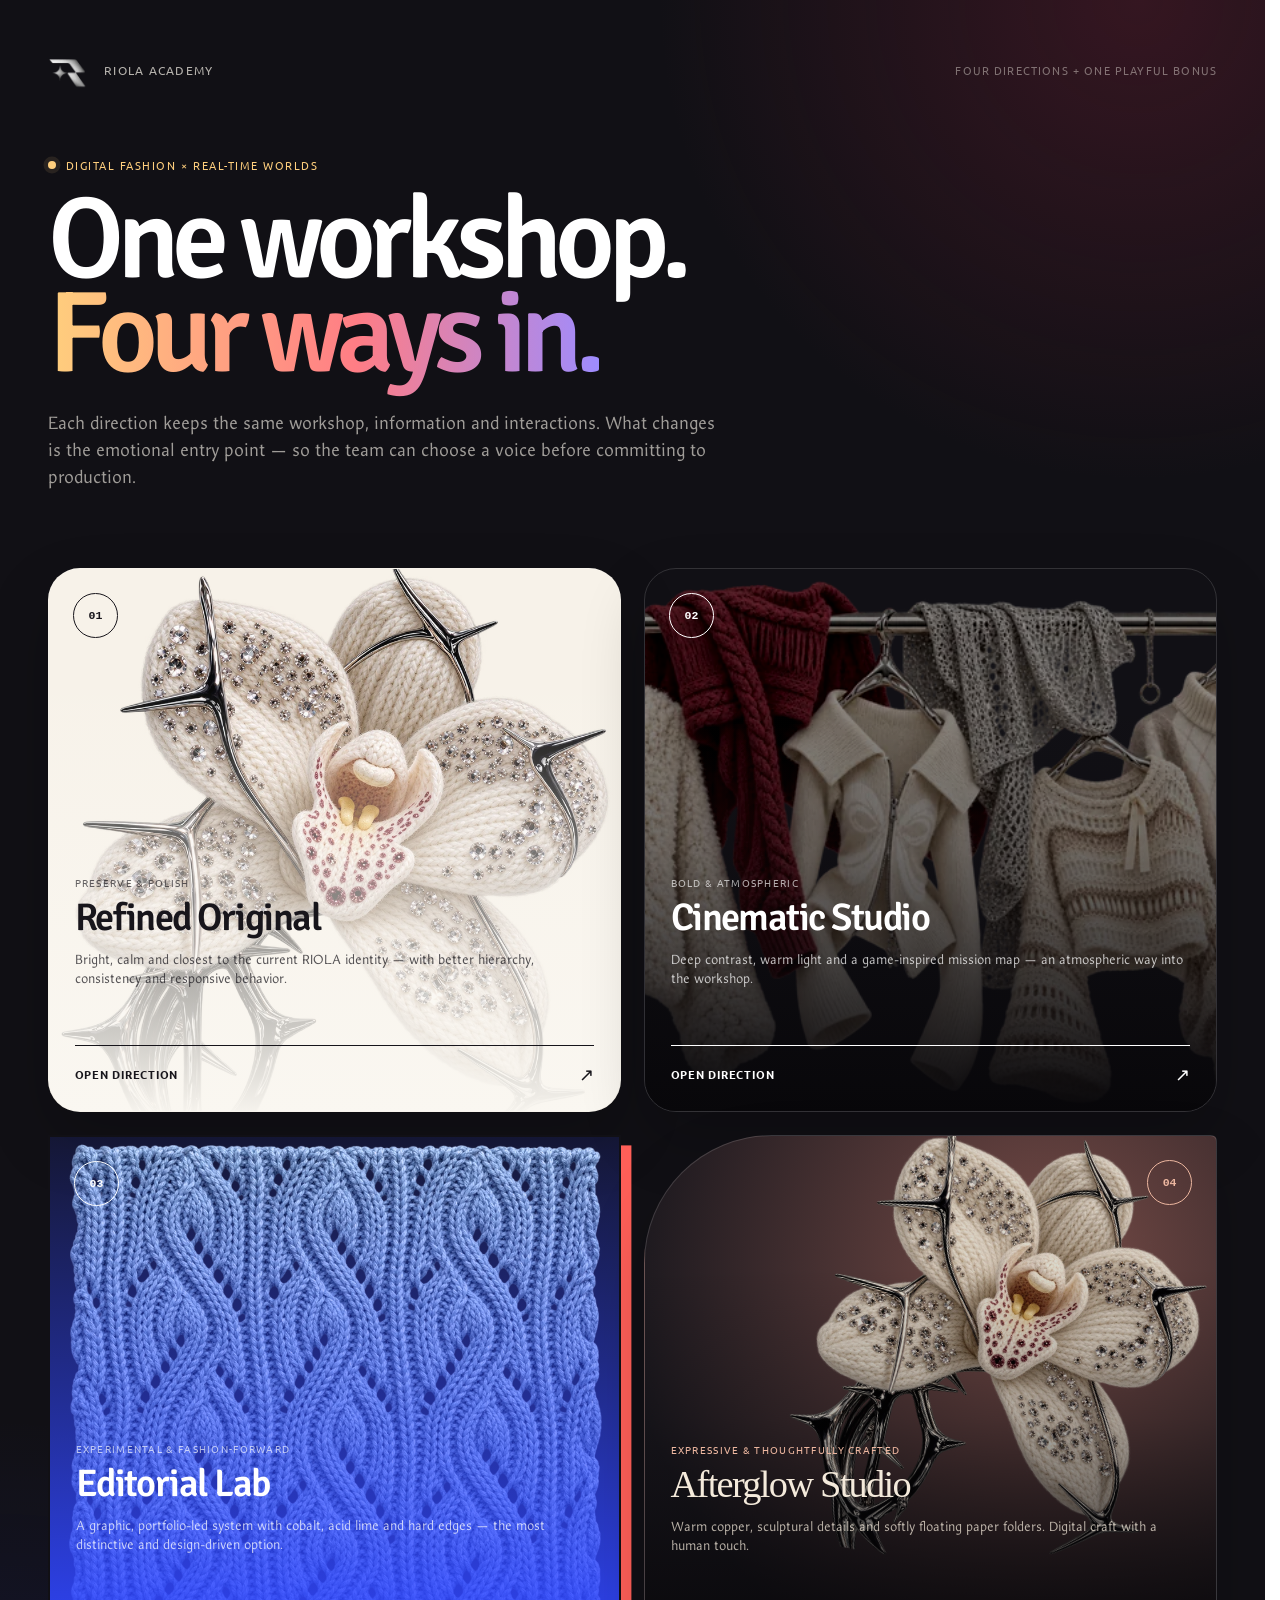
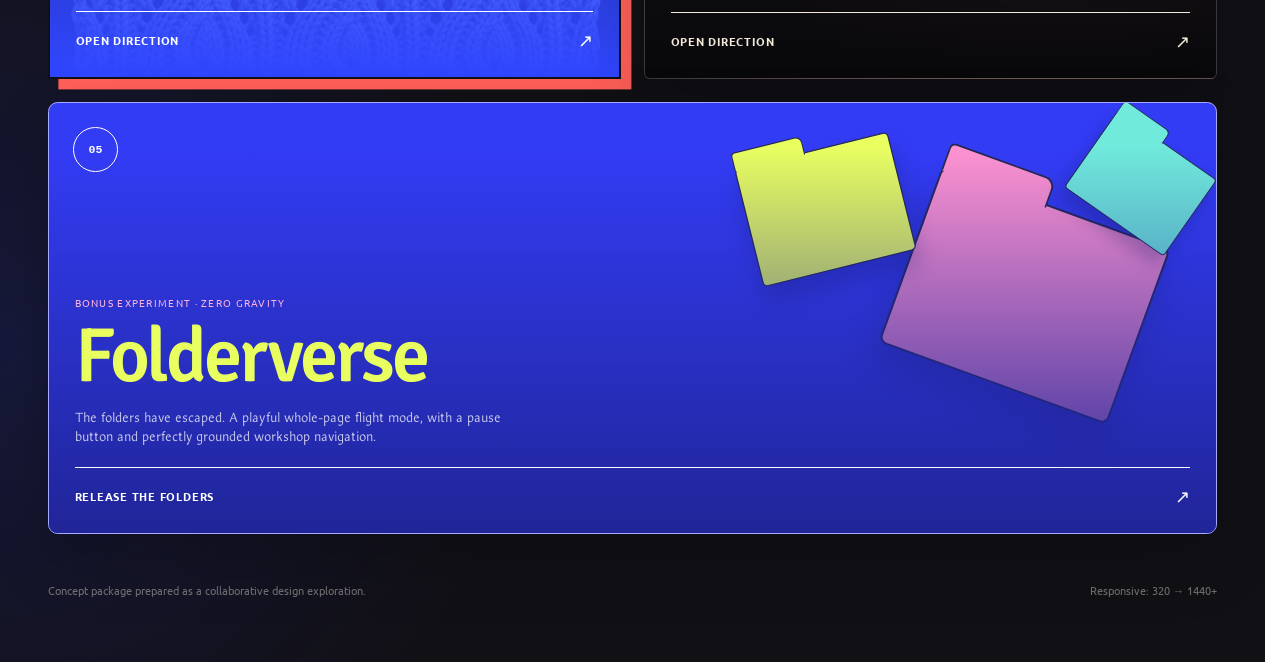
<file: index.html>
<!doctype html>
<html lang="en">
<head>
  <meta charset="utf-8">
  <meta name="viewport" content="width=device-width, initial-scale=1">
  <meta name="theme-color" content="#111015">
  <meta name="description" content="Four responsive directions and one playful bonus for RIOLA Academy's digital knitwear workshop.">
  <title>RIOLA Academy — four directions + one playful bonus</title>
  <link rel="icon" href="assets/riola-mark-192.webp" type="image/webp">
  <link rel="stylesheet" href="assets/styles.css?v=20261012172255">
  <link rel="stylesheet" href="assets/concepts.css?v=3">
</head>
<body class="concepts-page">
  <main>
    <header class="concepts-header">
      <a class="concepts-brand" href="./" aria-label="RIOLA Academy concepts home">
        <img src="assets/riola-mark-192.webp" alt="">
        <span>RIOLA ACADEMY</span>
      </a>
      <p>Four directions + one playful bonus</p>
    </header>

    <section class="concepts-intro" aria-labelledby="concepts-title">
      <p class="concepts-kicker"><span aria-hidden="true"></span> Digital fashion × real-time worlds</p>
      <h1 id="concepts-title">One workshop.<br><em>Four ways in.</em></h1>
      <p>Each direction keeps the same workshop, information and interactions. What changes is the emotional entry point — so the team can choose a voice before committing to production.</p>
    </section>

    <section class="concept-grid" aria-label="Design directions">
      <a class="concept-card concept-card--refined" href="refined/">
        <div class="concept-art"><img src="assets/white-flower-1000.webp" alt="" loading="eager"></div>
        <div class="concept-number">01</div>
        <div class="concept-copy">
          <span>Preserve &amp; polish</span>
          <h2>Refined Original</h2>
          <p>Bright, calm and closest to the current RIOLA identity — with better hierarchy, consistency and responsive behavior.</p>
        </div>
        <strong>Open direction <span aria-hidden="true">↗</span></strong>
      </a>

      <a class="concept-card concept-card--cinematic" href="cinematic/">
        <div class="concept-art"><img src="assets/sweater-rack-720.webp" alt="" loading="lazy"></div>
        <div class="concept-number">02</div>
        <div class="concept-copy">
          <span>Bold &amp; atmospheric</span>
          <h2>Cinematic Studio</h2>
          <p>Deep contrast, warm light and a game-inspired mission map — an atmospheric way into the workshop.</p>
        </div>
        <strong>Open direction <span aria-hidden="true">↗</span></strong>
      </a>

      <a class="concept-card concept-card--editorial" href="editorial/">
        <div class="concept-art"><img src="assets/knit-blue-800.webp" alt="" loading="lazy"></div>
        <div class="concept-number">03</div>
        <div class="concept-copy">
          <span>Experimental &amp; fashion-forward</span>
          <h2>Editorial Lab</h2>
          <p>A graphic, portfolio-led system with cobalt, acid lime and hard edges — the most distinctive and design-driven option.</p>
        </div>
        <strong>Open direction <span aria-hidden="true">↗</span></strong>
      </a>
      <a class="concept-card concept-card--afterglow" href="afterglow/">
        <div class="concept-art"><img src="assets/white-flower-1000.webp" alt="" loading="lazy"></div>
        <div class="concept-number">04</div>
        <div class="concept-copy">
          <span>Expressive &amp; thoughtfully crafted</span>
          <h2>Afterglow Studio</h2>
          <p>Warm copper, sculptural details and softly floating paper folders. Digital craft with a human touch.</p>
        </div>
        <strong>Open direction <span aria-hidden="true">↗</span></strong>
      </a>
      <a class="concept-card concept-card--folderverse" href="folderverse/">
        <div class="bonus-folder-art" aria-hidden="true"><i></i><i></i><i></i></div>
        <div class="concept-number">05</div>
        <div class="concept-copy">
          <span>Bonus experiment · zero gravity</span>
          <h2>Folderverse</h2>
          <p>The folders have escaped. A playful whole-page flight mode, with a pause button and perfectly grounded workshop navigation.</p>
        </div>
        <strong>Release the folders <span aria-hidden="true">↗</span></strong>
      </a>
    </section>

    <footer class="concepts-footer">
      <p>Concept package prepared as a collaborative design exploration.</p>
      <span>Responsive: 320 → 1440+</span>
    </footer>
  </main>
</body>
</html>
</file>
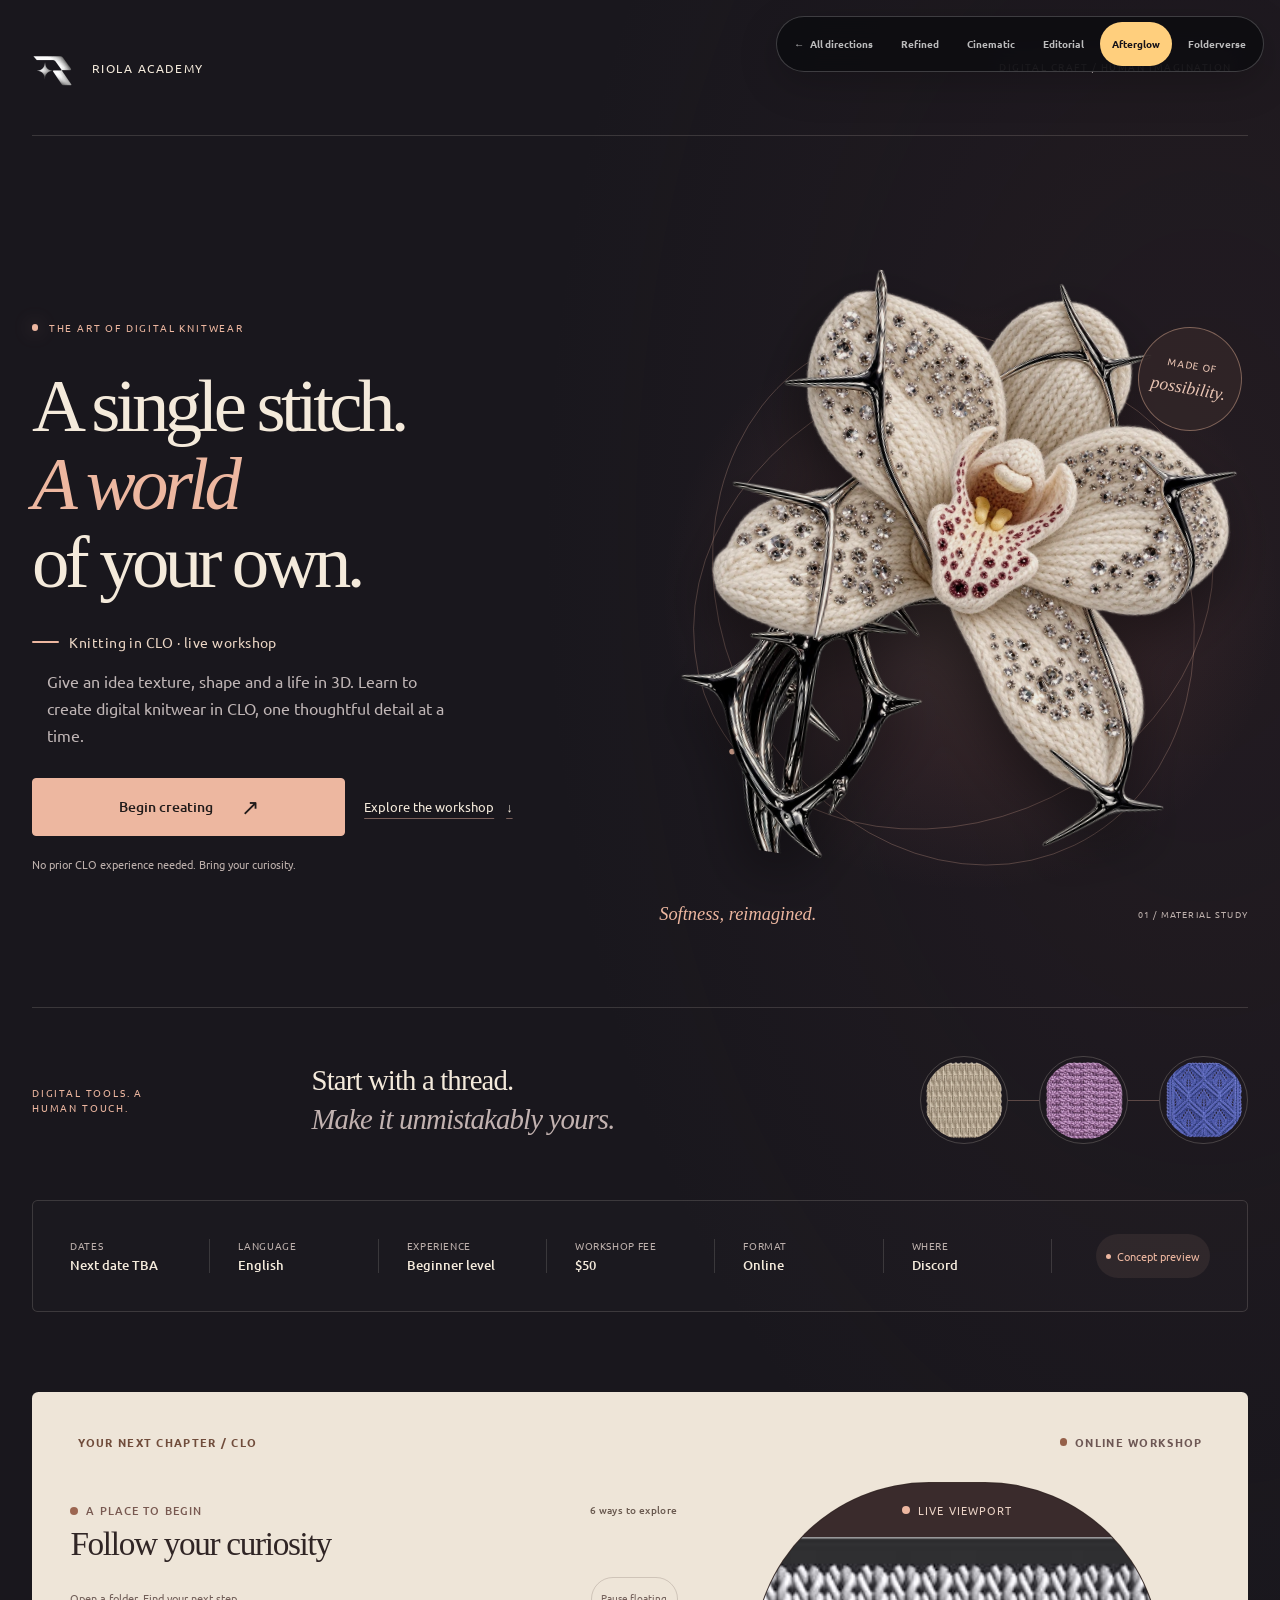
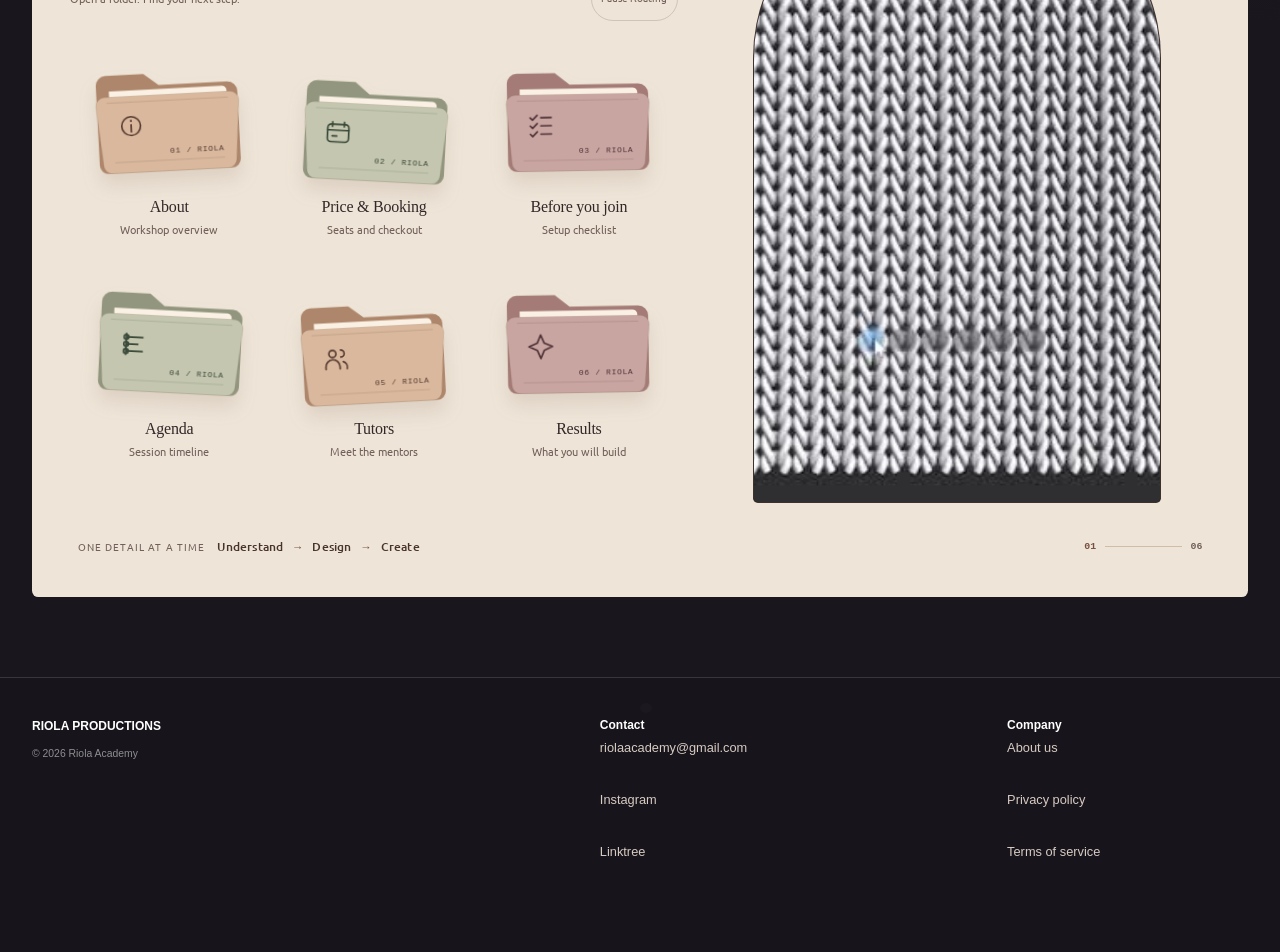
<file: afterglow/index.html>
<!doctype html>
<html lang="en" class="assets-loading theme-afterglow" data-static-preview="true">
<head>
  <meta charset="utf-8">
  <meta name="viewport" content="width=device-width, initial-scale=1">
  <meta name="theme-color" content="#17151b">
  <meta name="description" content="A practical one-day workshop in digital knitwear design with CLO3D.">
  <title>Afterglow Studio — RIOLA Academy concept</title>
  <link rel="icon" href="../assets/riola-mark-192.webp" type="image/webp">
  <link rel="stylesheet" href="../assets/styles.css?v=20261012172255">
  <link rel="stylesheet" href="../assets/responsive-fixes.css?v=2">
  <link rel="stylesheet" href="../assets/theme-afterglow.css?v=1">
  <link rel="stylesheet" href="../assets/floating-folders.css?v=1">
  <link rel="stylesheet" href="../assets/concept-switcher.css?v=3">
  <script src="../assets/folder-motion.js?v=1" defer></script>
  <script src="../assets/app.js?v=202610131830" defer></script>
  <link rel="preload" href="../assets/fonts/Signika_Negative/SignikaNegative-VariableFont_wght.ttf" as="font" type="font/ttf" crossorigin>
  <link rel="preload" href="../assets/fonts/Waiting_for_the_Sunrise/WaitingfortheSunrise-Regular.ttf" as="font" type="font/ttf" crossorigin>
  <link rel="preload" href="../assets/fonts/Ubuntu/Ubuntu-Regular.ttf" as="font" type="font/ttf" crossorigin>
  <link rel="preload" href="../assets/fonts/Ubuntu/Ubuntu-Bold.ttf" as="font" type="font/ttf" crossorigin>
</head>
<body>
  <nav class="concept-switcher" aria-label="Design concepts">
    <a class="concept-home" href="../" aria-label="All design directions">All directions</a>
    <a href="../refined/">Refined</a>
    <a href="../cinematic/">Cinematic</a>
    <a href="../editorial/">Editorial</a>
    <a aria-current="page" href="../afterglow/">Afterglow</a>
    <a href="../folderverse/">Folderverse</a>
  </nav>
  <main class="landing" id="landing">
    <a class="afterglow-skip" href="#workshop-map">Skip to workshop details</a>
    <header class="brand-header">
      <a class="brand" href="#top" aria-label="RIOLA Academy home">
        <img src="../assets/riola-mark-192.webp" alt="" decoding="async">
        <span>RIOLA ACADEMY</span>
      </a>
      <span class="afterglow-header-note">DIGITAL CRAFT / HUMAN IMAGINATION</span>
    </header>

    <section class="hero" id="top" aria-labelledby="hero-title">
      <div class="hero-copy">
        <p class="afterglow-eyebrow"><span aria-hidden="true"></span> The art of digital knitwear</p>
        <h1 id="hero-title">A single stitch.<br><em>A world</em><br>of your own.</h1>
        <div class="hero-subtitle"><i aria-hidden="true"></i><span>Knitting in CLO · live workshop</span></div>
        <p class="hero-description">Give an idea texture, shape and a life in 3D. Learn to create digital knitwear in CLO, one thoughtful detail at a time.</p>
        <div class="afterglow-actions">
          <button class="primary-button" type="button" data-open-booking><span>Begin creating</span><span aria-hidden="true">↗</span></button>
          <a class="afterglow-text-link" href="#workshop-map">Explore the workshop <span aria-hidden="true">↓</span></a>
        </div>
        <p class="hero-note">No prior CLO experience needed. Bring your curiosity.</p>
      </div>
      <figure class="hero-art">
        <div class="afterglow-halo" aria-hidden="true"></div>
        <svg class="afterglow-orbits" viewBox="0 0 620 660" fill="none" aria-hidden="true"><ellipse cx="310" cy="330" rx="244" ry="291" transform="rotate(-26 310 330)"/><ellipse cx="310" cy="330" rx="282" ry="235" transform="rotate(-26 310 330)"/><circle cx="531" cy="175" r="5"/><circle cx="77" cy="493" r="3"/></svg>
        <img class="hero-flower" src="../assets/white-flower-1000.webp" alt="Sculptural knitted orchid with cream petals, crystal details and a polished metal stem" fetchpriority="high" width="1000" height="1125" decoding="async">
        <figcaption><span>Softness, reimagined.</span><span>01 / MATERIAL STUDY</span></figcaption>
        <div class="afterglow-seal" aria-hidden="true"><span>Made of</span><em>possibility.</em></div>
      </figure>
    </section>

    <section class="afterglow-intro" aria-label="Workshop approach">
      <p class="afterglow-eyebrow">Digital tools. A human touch.</p>
      <p>Start with a thread.<br><em>Make it unmistakably yours.</em></p>
      <div class="afterglow-swatchline" aria-hidden="true"><img src="../assets/knit-beige-400.webp" alt="" loading="lazy" width="400" height="400"><span></span><img src="../assets/knit-pink-400.webp" alt="" loading="lazy" width="400" height="400"><span></span><img src="../assets/knit-indigo-400.webp" alt="" loading="lazy" width="400" height="400"></div>
    </section>

    <section class="facts" aria-label="Workshop details">
      <div><span>Dates</span><strong>Next date TBA</strong></div>
      <div><span>Language</span><strong>English</strong></div>
      <div><span>Experience</span><strong>Beginner level</strong></div>
      <div><span>Workshop fee</span><strong>$50</strong></div>
      <div><span>Format</span><strong>Online</strong></div>
      <div><span>Where</span><strong>Discord</strong></div>
      <div class="availability"><span></span>Concept preview</div>
    </section>

    <section class="desktop-gallery floating-workshop" id="workshop-map" aria-label="Workshop pages">
      <header class="workshop-stagebar">
        <span>YOUR NEXT CHAPTER / CLO</span>
        <div><i aria-hidden="true"></i> Online workshop</div>
      </header>
      <div class="module-nav">
        <header class="module-heading">
          <div>
            <p><span aria-hidden="true"></span> A place to begin</p>
            <h2>Follow your curiosity</h2>
          </div>
          <small>6 ways to explore</small>
        </header>
        <div class="folder-toolbar">
          <p>Open a folder. Find your next step.</p>
          <button class="folder-motion-toggle" type="button" aria-pressed="false" hidden>Pause floating</button>
        </div>
        <div class="folder-grid">
          <button class="folder folder--about" type="button" data-page="about" aria-label="Open About the Workshop">
            <span class="folder-object" aria-hidden="true">
              <svg class="folder-shell" viewBox="0 0 160 120" fill="none" focusable="false">
                <path class="folder-back" d="M8 22a10 10 0 0 1 10-10h39l15 12h70a10 10 0 0 1 10 10v69a9 9 0 0 1-9 9H17a9 9 0 0 1-9-9Z"/>
                <path class="folder-sheet" d="M21 28h115a5 5 0 0 1 5 5v66H21Z"/>
                <path class="folder-front" d="M7 43a9 9 0 0 1 9-9h128a9 9 0 0 1 9 9l-5 60a9 9 0 0 1-9 9H21a9 9 0 0 1-9-9Z"/>
                <path class="folder-seam" d="M18 40h124M24 101h112"/>
              </svg>
              <svg class="folder-glyph" viewBox="0 0 24 24" fill="none" stroke="currentColor" stroke-width="1.4" stroke-linecap="round" stroke-linejoin="round" focusable="false"><circle cx="12" cy="12" r="8"/><path d="M12 11v6m0-10v1"/></svg>
              <span class="folder-edition">01 / RIOLA</span>
            </span>
            <span class="module-copy"><strong>About</strong><small>Workshop overview</small></span><span class="module-arrow" aria-hidden="true">↗</span>
          </button>
          <button class="folder folder--price" type="button" data-page="price" aria-label="Open Price and Booking">
            <span class="folder-object" aria-hidden="true">
              <svg class="folder-shell" viewBox="0 0 160 120" fill="none" focusable="false">
                <path class="folder-back" d="M8 22a10 10 0 0 1 10-10h39l15 12h70a10 10 0 0 1 10 10v69a9 9 0 0 1-9 9H17a9 9 0 0 1-9-9Z"/>
                <path class="folder-sheet" d="M21 28h115a5 5 0 0 1 5 5v66H21Z"/>
                <path class="folder-front" d="M7 43a9 9 0 0 1 9-9h128a9 9 0 0 1 9 9l-5 60a9 9 0 0 1-9 9H21a9 9 0 0 1-9-9Z"/>
                <path class="folder-seam" d="M18 40h124M24 101h112"/>
              </svg>
              <svg class="folder-glyph" viewBox="0 0 24 24" fill="none" stroke="currentColor" stroke-width="1.4" stroke-linecap="round" stroke-linejoin="round" focusable="false"><rect x="3" y="5" width="18" height="15" rx="3"/><path d="M7 3v4m10-4v4M3 10h18m-14 5h4"/></svg>
              <span class="folder-edition">02 / RIOLA</span>
            </span>
            <span class="module-copy"><strong>Price &amp; Booking</strong><small>Seats and checkout</small></span><span class="module-arrow" aria-hidden="true">↗</span>
          </button>
          <button class="folder folder--before" type="button" data-page="before" aria-label="Open Before You Join">
            <span class="folder-object" aria-hidden="true">
              <svg class="folder-shell" viewBox="0 0 160 120" fill="none" focusable="false">
                <path class="folder-back" d="M8 22a10 10 0 0 1 10-10h39l15 12h70a10 10 0 0 1 10 10v69a9 9 0 0 1-9 9H17a9 9 0 0 1-9-9Z"/>
                <path class="folder-sheet" d="M21 28h115a5 5 0 0 1 5 5v66H21Z"/>
                <path class="folder-front" d="M7 43a9 9 0 0 1 9-9h128a9 9 0 0 1 9 9l-5 60a9 9 0 0 1-9 9H21a9 9 0 0 1-9-9Z"/>
                <path class="folder-seam" d="M18 40h124M24 101h112"/>
              </svg>
              <svg class="folder-glyph" viewBox="0 0 24 24" fill="none" stroke="currentColor" stroke-width="1.4" stroke-linecap="round" stroke-linejoin="round" focusable="false"><path d="m3 6 2 2 4-4m3 2h9M3 13l2 2 4-4m3 2h9M3 20l2 2 4-4m3 2h9"/></svg>
              <span class="folder-edition">03 / RIOLA</span>
            </span>
            <span class="module-copy"><strong>Before you join</strong><small>Setup checklist</small></span><span class="module-arrow" aria-hidden="true">↗</span>
          </button>
          <button class="folder folder--agenda" type="button" data-page="agenda" aria-label="Open Agenda">
            <span class="folder-object" aria-hidden="true">
              <svg class="folder-shell" viewBox="0 0 160 120" fill="none" focusable="false">
                <path class="folder-back" d="M8 22a10 10 0 0 1 10-10h39l15 12h70a10 10 0 0 1 10 10v69a9 9 0 0 1-9 9H17a9 9 0 0 1-9-9Z"/>
                <path class="folder-sheet" d="M21 28h115a5 5 0 0 1 5 5v66H21Z"/>
                <path class="folder-front" d="M7 43a9 9 0 0 1 9-9h128a9 9 0 0 1 9 9l-5 60a9 9 0 0 1-9 9H21a9 9 0 0 1-9-9Z"/>
                <path class="folder-seam" d="M18 40h124M24 101h112"/>
              </svg>
              <svg class="folder-glyph" viewBox="0 0 24 24" fill="none" stroke="currentColor" stroke-width="1.4" stroke-linecap="round" stroke-linejoin="round" focusable="false"><path d="M6 3v18m0-15h14M6 12h10M6 18h14"/><circle cx="6" cy="6" r="2"/><circle cx="6" cy="12" r="2"/><circle cx="6" cy="18" r="2"/></svg>
              <span class="folder-edition">04 / RIOLA</span>
            </span>
            <span class="module-copy"><strong>Agenda</strong><small>Session timeline</small></span><span class="module-arrow" aria-hidden="true">↗</span>
          </button>
          <button class="folder folder--tutors" type="button" data-page="tutors" aria-label="Open Tutors">
            <span class="folder-object" aria-hidden="true">
              <svg class="folder-shell" viewBox="0 0 160 120" fill="none" focusable="false">
                <path class="folder-back" d="M8 22a10 10 0 0 1 10-10h39l15 12h70a10 10 0 0 1 10 10v69a9 9 0 0 1-9 9H17a9 9 0 0 1-9-9Z"/>
                <path class="folder-sheet" d="M21 28h115a5 5 0 0 1 5 5v66H21Z"/>
                <path class="folder-front" d="M7 43a9 9 0 0 1 9-9h128a9 9 0 0 1 9 9l-5 60a9 9 0 0 1-9 9H21a9 9 0 0 1-9-9Z"/>
                <path class="folder-seam" d="M18 40h124M24 101h112"/>
              </svg>
              <svg class="folder-glyph" viewBox="0 0 24 24" fill="none" stroke="currentColor" stroke-width="1.4" stroke-linecap="round" stroke-linejoin="round" focusable="false"><circle cx="9" cy="8" r="3"/><path d="M3 21v-2a6 6 0 0 1 12 0v2M16 5a3 3 0 0 1 0 6m2 4a5 5 0 0 1 3 6"/></svg>
              <span class="folder-edition">05 / RIOLA</span>
            </span>
            <span class="module-copy"><strong>Tutors</strong><small>Meet the mentors</small></span><span class="module-arrow" aria-hidden="true">↗</span>
          </button>
          <button class="folder folder--results" type="button" data-page="results" aria-label="Open Results">
            <span class="folder-object" aria-hidden="true">
              <svg class="folder-shell" viewBox="0 0 160 120" fill="none" focusable="false">
                <path class="folder-back" d="M8 22a10 10 0 0 1 10-10h39l15 12h70a10 10 0 0 1 10 10v69a9 9 0 0 1-9 9H17a9 9 0 0 1-9-9Z"/>
                <path class="folder-sheet" d="M21 28h115a5 5 0 0 1 5 5v66H21Z"/>
                <path class="folder-front" d="M7 43a9 9 0 0 1 9-9h128a9 9 0 0 1 9 9l-5 60a9 9 0 0 1-9 9H21a9 9 0 0 1-9-9Z"/>
                <path class="folder-seam" d="M18 40h124M24 101h112"/>
              </svg>
              <svg class="folder-glyph" viewBox="0 0 24 24" fill="none" stroke="currentColor" stroke-width="1.4" stroke-linecap="round" stroke-linejoin="round" focusable="false"><path d="m12 2 3 7 7 3-7 3-3 7-3-7-7-3 7-3Z"/></svg>
              <span class="folder-edition">06 / RIOLA</span>
            </span>
            <span class="module-copy"><strong>Results</strong><small>What you will build</small></span><span class="module-arrow" aria-hidden="true">↗</span>
          </button>
        </div>
      </div>
      <figure class="knit-preview">
        <figcaption><span><i aria-hidden="true"></i> Live viewport</span><strong>Real-time material workflow</strong></figcaption>
        <video muted loop playsinline preload="none" poster="../assets/clo-knit-poster.jpg" data-lazy-video aria-label="Close-up video of knitted fabric being worked in CLO">
          <source src="../assets/clo-knit-demo-mobile.mp4" type="video/mp4">
        </video>
      </figure>
      <footer class="workshop-stage-footer">
        <p><span>One detail at a time</span><strong>Understand <i aria-hidden="true">→</i> Design <i aria-hidden="true">→</i> Create</strong></p>
        <div class="stage-progress" aria-label="Six workshop checkpoints"><span>01</span><i aria-hidden="true"></i><span>06</span></div>
      </footer>
    </section>

    <footer class="site-footer">
      <div class="footer-brand"><strong>RIOLA PRODUCTIONS</strong><small>© 2026 Riola Academy</small></div>
      <div><strong>Contact</strong><a href="mailto:riolaacademy@gmail.com">riolaacademy@gmail.com</a><a href="#instagram">Instagram</a><a href="#linktree">Linktree</a></div>
      <div><strong>Company</strong><a href="#about" data-page="tutors">About us</a><a href="https://riola-academy.com/privacypolicy">Privacy policy</a><a href="https://riola-academy.com/termsofservice">Terms of service</a></div>
    </footer>
  </main>

  <div class="modal-blur-layer" id="modalBlurLayer" aria-hidden="true" hidden></div>

  <div class="modal-backdrop" id="pageBackdrop" hidden>
    <section class="page-window" role="dialog" aria-modal="true" aria-labelledby="pageWindowTitle">
      <header class="window-bar">
        <span class="live-pill"><img data-src="../assets/radio.svg" alt="">LIVE</span>
        <div class="window-identity"><small id="pageFolder">Chapter 01</small><h2 id="pageWindowTitle">About the Workshop</h2></div>
        <button class="close-button" type="button" data-close aria-label="Close page"></button>
      </header>
      <div class="page-body" id="pageBody"></div>
    </section>
  </div>

  <div class="modal-backdrop modal-backdrop--booking" id="bookingBackdrop" hidden>
    <section class="booking-window" role="dialog" aria-modal="true" aria-labelledby="bookingTitle">
      <header class="booking-bar">
        <div><small>Booking demo</small><h2 id="bookingTitle">Reserve a workshop place</h2></div>
        <button class="close-button" type="button" data-close aria-label="Close booking form"></button>
      </header>
      <form class="booking-form" id="bookingForm">
        <label>Full name<input name="full_name" type="text" placeholder="Enter full name" autocomplete="name" maxlength="50" required></label>
        <label>Email address<input name="email" type="email" placeholder="Enter email address" autocomplete="email" maxlength="50" required></label>
        <label for="referralSource" aria-hidden="true">How did you hear about the workshop?<input id="referralSource" name="referral_source" type="text" tabindex="-1" autocomplete="off"></label>
        <div class="submit-button-container">
          <button class="submit-button" type="submit">Register for the Workshop</button>
          <div class="form-message-container">
            <p class="form-message" id="formMessage" role="status" aria-live="polite"></p>
          </div>
          <div id="turnstileWidget" aria-live="polite" hidden></div>
        </div>
      </form>
      <div class="sweater-rack" aria-hidden="true"><img data-src="../assets/sweater-rack-720.webp" alt=""></div>
    </section>
  </div>

  <template id="page-about">
    <article class="content-page about-page">
      <section class="about-intro">
        <div class="page-heading">
          <p class="eyebrow">Live · practical · beginner friendly</p>
          <h3>Workshop in digital knitwear design</h3>
          <p>This workshop is a compact one-day introduction to knitted garment creation in CLO3D. It focuses on the knitting features available in CLO, including the newer tools and options introduced in recent updates, and shows students how they can be used creatively in digital fashion design.</p>
          <dl class="quick-facts"><div><dt>Format</dt><dd>Live online<br>Discord</dd></div><div><dt>Duration</dt><dd>1 day</dd></div><div><dt>Level</dt><dd>Beginner /<br>intermediate</dd></div></dl>
        </div>
        <div class="rack-photo"><img src="../assets/sweater-rack-720.webp" alt="Knitted garments on a clothing rack"></div>
      </section>
      <section class="about-cards">
        <article class="info-card process-card"><span class="icon-chip"><img src="../assets/pointer.svg" alt=""></span><h4>Watch, build, repeat</h4><p>During the workshop, participants create their own individual knitted piece, such as a sweater, dress, or another knit-based garment. They can either follow a concept and visual direction proposed by us or bring their own idea and references. We guide each participant individually throughout the process, helping them adapt the design, shape the silhouette, and refine the garment in CLO3D.</p><img class="red-flower red-flower--desktop" src="../assets/red-flower.png" alt=""></article>
        <article class="info-card learning-card"><span class="photo-label">Live demonstration</span><span class="icon-chip"><img src="../assets/brain.svg" alt=""></span><h4>What you will learn:</h4><div class="learning-grid"><div><strong>Understand</strong><p>Learn how knitted fabrics work, from yarn and gauge to stitches, structure and production.</p></div><div><strong>Design</strong><p>Create your own knit patterns and textures using CLO’s Knit Swatch Editor.</p></div><div><strong>Create</strong><p>Apply your knit design to a garment and develop a complete 3D knitted outfit.</p></div></div><img class="red-flower red-flower--mobile" src="../assets/red-flower.png" alt=""></article>
      </section>
    </article>
  </template>

  <template id="page-agenda">
    <article class="content-page agenda-page">
      <div class="page-heading heading-with-pill"><div><p class="eyebrow eyebrow--blue">A complete guided workflow</p><h3>Three focused chapters.</h3><p>Each part combines live demonstration, guided practice and time to ask questions.</p></div><span class="soft-pill"><img src="../assets/calendar.svg" alt="">1 day workshop</span></div>
      <section class="agenda-grid">
        <article class="agenda-card"><div class="process-photo"><img src="../assets/agenda-part1.png" alt="CLO garment workspace"><span>Part 1</span></div><p class="eyebrow eyebrow--blue">Part 1</p><h4>Understanding knitwear</h4><ol><li>How knitted fabric is constructed</li><li>Gauge, yarn thickness and stitch density</li><li>How knit structure affects stretch, thickness, drape …</li><li>What can be simulated in CLO and what belongs to the industrial production stage</li><li><b>Outcome:</b> Participants understand the logic behind knitted fabrics before designing their own.</li></ol><small>Demonstration · guided practice · questions</small></article>
        <article class="agenda-card"><div class="process-photo"><img src="../assets/knit-blue.png" alt="Blue knitted stitch structure"><span>Part 2</span></div><p class="eyebrow eyebrow--blue">Part 2</p><h4>Designing your knit</h4><ol><li>The main creative part of the workshop takes place in the Knit Swatch Editor.</li><li>Combining different stitch structures:<ul><li>Knit / Purl</li><li>Rib</li><li>Tuck</li><li>Transfer</li><li>Cable</li></ul></li><li><b>Outcome:</b> Everyone leaves Part 2 with their own designed knitted fabric rather than simply learning where different buttons are in CLO.</li></ol><small>Demonstration · guided practice · questions</small></article>
        <article class="agenda-card"><div class="process-photo"><img src="../assets/agenda-part3.png" alt="Digital fashion collection in CLO"><span>Part 3</span></div><p class="eyebrow eyebrow--blue">Part 3</p><h4>From knit swatch to 3D outfit</h4><ol><li>Preparing the garment and 2D patterns</li><li>Controlling scale and knit direction</li><li>Simulating the garment in 3D</li><li>Presenting the final 3D result</li></ol><small>Optional extension based on the cohort schedule.</small></article>
      </section>
    </article>
  </template>

  <template id="page-results">
    <article class="content-page results-page">
      <div class="page-heading"><p class="eyebrow">Every participant creates</p><h3>1 custom knit structure → 1 knitted fabric → 1 complete 3D knitted outfit</h3><p>The final session ends with a presentation/review of the different approaches developed during the workshop.</p></div>
      <section class="results-gallery"><figure class="result-outfit"><img src="../assets/results-outfit.png" alt="Front view of a finished digital outfit"><figcaption>Front view</figcaption></figure><div class="swatch-grid" aria-label="Knitted fabric outcomes"><figure class="swatch-tile"><img src="../assets/knit-blue.png" alt="Blue knitted swatch"></figure><figure class="swatch-tile"><img src="../assets/knit-grey.png" alt="Red knitted swatch"></figure><figure class="swatch-tile"><img src="../assets/knit-indigo.png" alt="Grey knitted swatch"></figure><figure class="swatch-tile"><img src="../assets/knit-red.png" alt="Beige knitted swatch"></figure><figure class="swatch-tile"><img src="../assets/knit-beige-800.webp" alt="Indigo knitted swatch"></figure><figure class="swatch-tile"><img src="../assets/knit-pink.png" alt="Pink knitted swatch"></figure></div></section>
    </article>
  </template>

  <template id="page-tutors">
    <article class="content-page tutors-page">
      <div class="page-heading heading-with-pill"><div><p class="eyebrow">Meet your tutors</p><h3>Learn live with room to ask.</h3><p>Two practitioners guide demonstrations, practice and feedback.</p></div><span class="soft-pill"><img src="../assets/messages.svg" alt="">Live teaching + feedback</span></div>
      <section class="tutor-grid">
        <article class="tutor-card"><img class="portrait" src="../assets/daria.png" alt="Daria Tryfonova"><div class="tutor-copy"><span class="verified"><img src="../assets/badge-check.svg" alt="">Verified</span><h4>Daria Tryfonova</h4><p class="role">3D Art Director | Unreal Engine Authorized Instructor (Epic Games Authorization) | CloCreator | Paralegal</p><p>Co-founder of RIOLA, a 3D studio with a creative portfolio spanning 150+ digital fashion looks and three CG films. Selected as one of 22 official CLOcreators worldwide, with work showcased at Unreal Fest Chicago and CLO events in Munich and London. Delivered workshops at NABA in Milan and the Polish-Japanese Academy of Information Technology, alongside live masterclasses and webinars connecting CLO workflows with Unreal Engine.</p><p>Professional experience includes in-game cinematic production at Midnight Works, CG fashion campaigns for ZHILYOVA, and art direction for confidential game projects. Builds complete production pipelines connecting artistic vision with technical execution, from modeling and texturing to asset integration, animation, simulation and cinematic delivery, working across Unreal Engine, CLO, Marvelous Designer, Maya, Blender, Houdini and Substance.</p><p>Achievements include second place in inZOI’s Elegant Awards competition. An academic background in new media arts (Masters) and law (Bachelor) brings an additional perspective on intellectual property, supported by research into the legal implications of AI in digital fashion.</p></div></article>
        <article class="tutor-card"><img class="portrait" src="../assets/olha.png" alt="Olha Kurochkina"><div class="tutor-copy"><span class="verified"><img src="../assets/badge-check.svg" alt="">Verified</span><h4>Olha Kurochkina</h4><p class="role">Digital Fashion &amp; Technical Artist | Unreal Engine Authorized Instructor | Official CLO Creator | International Speaker &amp; Educator</p><p>Co-founder of RIOLA, specializing in CLO, Unreal Engine, Blender and real-time 3D production, with a focus on cross-software pipelines for digital garments, MetaHuman workflows, Chaos Cloth and fashion for games.</p><p>Regularly teaches Unreal Engine, CLO, Blender and other 3D tools, combining practical production experience with technical education. Has taught and mentored 300+ students and workshop participants through ongoing classes, online programs, workshops and intensive training sessions.</p><p>International speaker at Unreal Fest 2026, with a hands-on session focused on building highly detailed fashion for games and transferring garments from CLO3D into Unreal Engine. Delivered workshops at NABA in Milan and the Polish-Japanese Academy of Information Technology, focusing on practical workflows that connect digital fashion design with real-time production. Selected as one of 22 official CLO Creators worldwide, with work featured at CLO and Unreal Engine events across Europe and the United States. Achievements also include second place in the inZOI competition.</p></div></article>
      </section>
    </article>
  </template>

  <template id="page-before">
    <article class="content-page before-page">
      <div class="page-heading heading-with-pill"><div><p class="eyebrow eyebrow--blue">Setup checklist</p><h3>Before You Join</h3><p>Complete these steps before the workshop so the live sessions can stay focused on your outfit.</p></div><span class="soft-pill"><img src="../assets/clock.svg" alt="">Allow 30–45 minutes</span></div>
      <section class="preparation-grid">
        <article class="checklist-card"><div class="checklist-title"><h4>Technical preparation</h4><span><b id="checkProgress">0</b> / 7 complete</span></div><ul class="checklist">
          <li><label><input type="checkbox"><span class="check-dot"><img src="../assets/check.svg" alt=""></span><span><b>Install CLO</b><small>Download and install CLO before the first live session.</small></span><em>Required</em></label></li>
          <li><label><input type="checkbox"><span class="check-dot"><img src="../assets/check.svg" alt=""></span><span><b>Activate a license or trial</b><small>Confirm your CLO license or active trial opens correctly.</small></span><em>Required</em></label></li>
          <li><label><input type="checkbox"><span class="check-dot"><img src="../assets/check.svg" alt=""></span><span><b>Check if you joined the Discord channel after the payment</b><small>It will be sent to your email after the payment.</small></span><em>Required</em></label></li>
          <li><label><input type="checkbox"><span class="check-dot"><img src="../assets/check.svg" alt=""></span><span><b>Check the software version</b><small>Use 2026.1.224 CLO version so workshop files match.</small></span><em>Verify</em></label></li>
          <li><label><input type="checkbox"><span class="check-dot"><img src="../assets/check.svg" alt=""></span><span><b>Confirm computer requirements</b><small>Compare your computer with CLO’s current published requirements.</small></span><em>Verify</em></label></li>
          <li><label><input type="checkbox"><span class="check-dot"><img src="../assets/check.svg" alt=""></span><span><b>Download starter files</b><small>Save the pattern pack, avatar and fabric references locally.</small></span><em>Provided</em></label></li>
          <li><label><input type="checkbox"><span class="check-dot"><img src="../assets/check.svg" alt=""></span><span><b>Prepare for live sessions</b><small>Use a stable connection, headphones and a second screen if available.</small></span><em>Recommended</em></label></li>
        </ul></article>
        <article class="starter-card"><img src="../assets/starter-folder.png" alt="Starter files folder illustration"><span class="starter-kind">Folder <span><img src="../assets/folder-down.svg" alt="">Included before class</span></span><h4>Starter file pack</h4><p>You’ll receive starter patterns, a base avatar, fabric references and a short setup guide. Download links are shared after booking.</p><a href="mailto:riolaacademy@gmail.com">Need setup help? Contact riolaacademy@gmail.com</a></article>
      </section>
    </article>
  </template>

  <template id="page-price">
    <article class="content-page price-page">
      <div class="page-heading heading-with-pill"><div><p class="eyebrow eyebrow--blue">Reserve your workshop place</p><h3>Your first outfit starts here.</h3><p>Review the confirmed format and open the booking demo to see the next step.</p></div><span class="soft-pill"><img src="../assets/users.svg" alt="">Limited live cohort</span></div>
      <section class="price-layout">
        <article class="price-card"><p class="eyebrow eyebrow--blue">Workshop fee</p><strong class="price-amount">$50</strong><dl><div><dt>Dates</dt><dd>To be announced</dd></div><div><dt>Session hours</dt><dd>4 hours</dd></div><div><dt>Time zone</dt><dd>To be confirmed</dd></div></dl><button class="primary-button" type="button" data-open-booking><span>Book your demo</span><picture><source media="(max-width: 760px)" srcset="../assets/arrow-right-mobile.svg"><img src="../assets/arrow-right-alt.svg" alt=""></picture></button><small>Your place is confirmed after payment and a confirmation email.</small></article>
        <div class="price-details"><article class="inclusions-card"><h4>Confirmed inclusions</h4><ul><li><span>✓</span><div><b>1 live core workshop day</b><small>Step-by-step demonstrations and guided practice.</small></div></li><li><span>✓</span><div><b>Portfolio-ready outfit</b></div></li><li><span>✓</span><div><b>Starter files</b><small>Patterns, avatar and fabric references.</small></div></li><li><span>✓</span><div><b>Presentation feedback</b><small>Live review of your completed outfit.</small></div></li></ul></article><article class="terms-card"><h4>Booking terms</h4><ol><li><b>01 - Contact us</b><p>Contact RIOLA Production at <a href="mailto:riolaacademy@gmail.com">riolaacademy@gmail.com</a> to check availability for the workshop.</p></li><li><b>02 - Pay via Bank Transfer</b><p>Once your booking is confirmed, you’ll receive the bank account details for a transfer in <b>USD</b> or <b>EUR</b>.</p><p>After completing the transfer, please send your payment receipt along with your Discord username so we can verify your payment and grant you access.</p></li><li><b>03 - Get Discord access</b><p>Once the payment is confirmed, you’ll receive an invitation to the private Discord workshop channel.</p></li></ol><p class="terms-note">Please include your exact Discord username (not your display name) when sending your payment receipt.</p></article></div>
      </section>
    </article>
  </template>

</body>
</html>
</file>
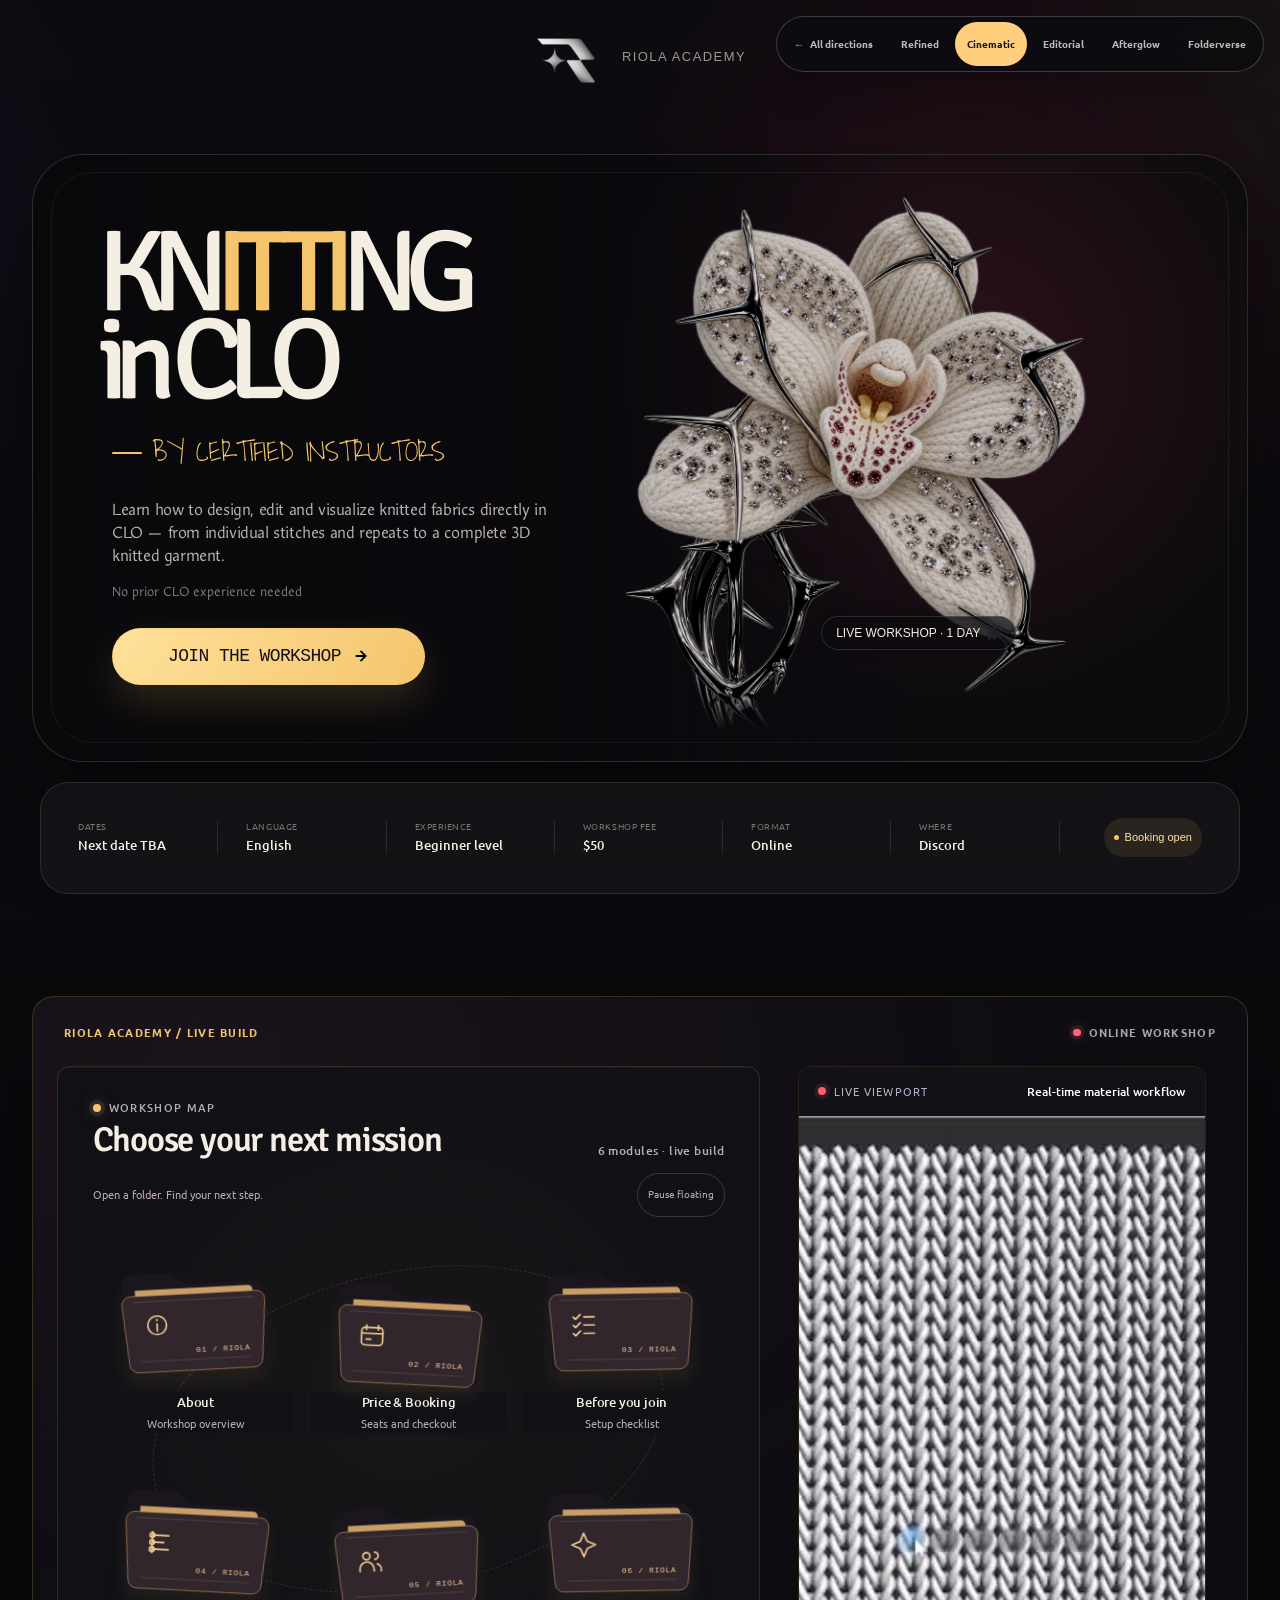
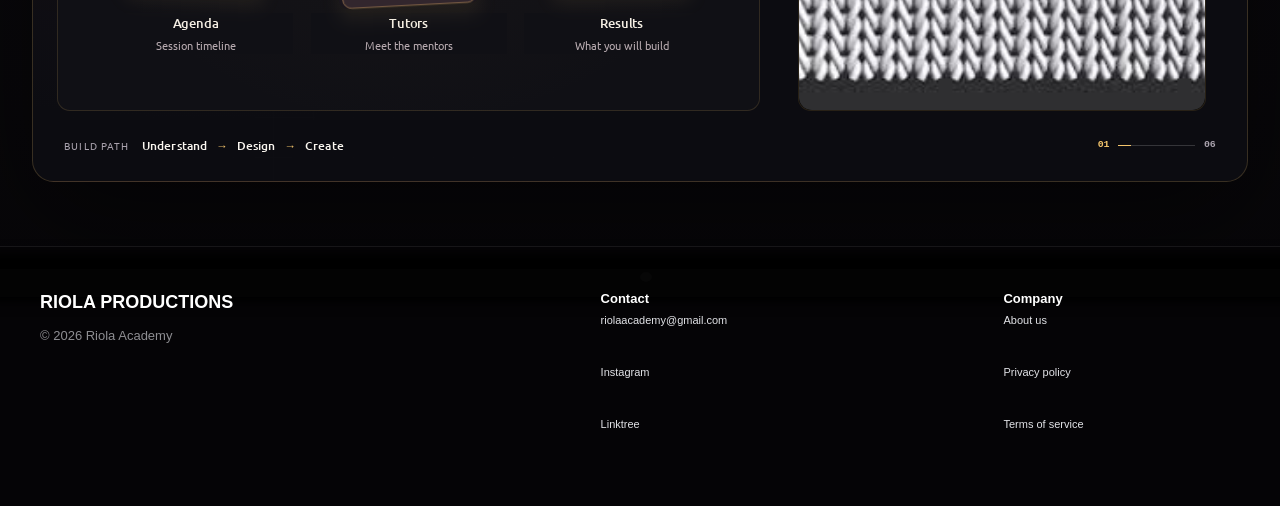
<file: cinematic/index.html>
<!doctype html>
<html lang="en" class="assets-loading theme-cinematic" data-static-preview="true">
<head>
  <meta charset="utf-8">
  <meta name="viewport" content="width=device-width, initial-scale=1">
  <meta name="theme-color" content="#ffffff">
  <meta name="description" content="A practical one-day workshop in digital knitwear design with CLO3D.">
  <title>Cinematic Studio — RIOLA Academy concept</title>
  <link rel="icon" href="../assets/riola-mark-192.webp" type="image/webp">
  <link rel="stylesheet" href="../assets/styles.css?v=20261012172255">
  <link rel="stylesheet" href="../assets/responsive-fixes.css?v=2">
  <link rel="stylesheet" href="../assets/theme-cinematic.css?v=1">
  <link rel="stylesheet" href="../assets/workshop-maps.css?v=1">
  <link rel="stylesheet" href="../assets/floating-folders.css?v=1">
  <link rel="stylesheet" href="../assets/concept-switcher.css?v=3">
  <script src="../assets/folder-motion.js?v=1" defer></script>
  <script src="../assets/app.js?v=202610131830" defer></script>
  <link rel="preload" href="../assets/fonts/Signika_Negative/SignikaNegative-VariableFont_wght.ttf" as="font" type="font/ttf" crossorigin>
  <link rel="preload" href="../assets/fonts/Waiting_for_the_Sunrise/WaitingfortheSunrise-Regular.ttf" as="font" type="font/ttf" crossorigin>
  <link rel="preload" href="../assets/fonts/Ubuntu/Ubuntu-Regular.ttf" as="font" type="font/ttf" crossorigin>
  <link rel="preload" href="../assets/fonts/Ubuntu/Ubuntu-Bold.ttf" as="font" type="font/ttf" crossorigin>
</head>
<body>
  <nav class="concept-switcher" aria-label="Design concepts">
    <a class="concept-home" href="../" aria-label="All design directions">All directions</a>
    <a href="../refined/">Refined</a>
    <a aria-current="page" href="../cinematic/">Cinematic</a>
    <a href="../editorial/">Editorial</a>
    <a href="../afterglow/">Afterglow</a>
    <a href="../folderverse/">Folderverse</a>
  </nav>
  <main class="landing" id="landing">
    <div class="ambient ambient--blue" aria-hidden="true"></div>
    <div class="ambient ambient--warm" aria-hidden="true"></div>
    <img class="knit-background" src="../assets/knit-texture-1204.webp" alt="" aria-hidden="true" loading="lazy" decoding="async">

    <header class="brand-header">
      <a class="brand" href="#top" aria-label="RIOLA Academy home">
        <img src="../assets/riola-mark-192.webp" alt="" decoding="async">
        <span>RIOLA ACADEMY</span>
      </a>
    </header>

    <section class="hero" id="top" aria-labelledby="hero-title">
      <div class="hero-copy">
        <h1 id="hero-title"><span>KN<span class="accent">ITTI</span>NG</span><span>in CLO</span></h1>
        <div class="workshop-pill workshop-pill--mobile"><span>LIVE WORKSHOP · 1 DAY</span><picture><img src="../assets/sparkles-mobile.svg" alt=""></picture></div>
        <div class="hero-subtitle"><i aria-hidden="true"></i><span>by Certified instructors</span></div>
        <p class="hero-description">Learn how to design, edit and visualize knitted fabrics directly in CLO — from individual stitches and repeats to a complete 3D knitted garment.</p>
        <p class="hero-note">No prior CLO experience needed</p>
        <button class="primary-button" type="button" data-open-booking>
          <span>Join the workshop</span>
          <picture><source media="(max-width: 760px)" srcset="../assets/arrow-right-mobile.svg"><img src="../assets/arrow-right.svg" alt=""></picture>
        </button>
      </div>
      <div class="hero-art" aria-hidden="true">
        <img class="hero-flower" src="../assets/white-flower-1000.webp" alt="" fetchpriority="high" decoding="async">
        <div class="workshop-pill workshop-pill--desktop"><span>LIVE WORKSHOP · 1 DAY</span><picture><img src="../assets/sparkles.svg" alt=""></picture></div>
      </div>
    </section>

    <section class="facts" aria-label="Workshop details">
      <div><span>Dates</span><strong>Next date TBA</strong></div>
      <div><span>Language</span><strong>English</strong></div>
      <div><span>Experience</span><strong>Beginner level</strong></div>
      <div><span>Workshop fee</span><strong>$50</strong></div>
      <div><span>Format</span><strong>Online</strong></div>
      <div><span>Where</span><strong>Discord</strong></div>
      <div class="availability"><span></span>Booking open</div>
    </section>

    <section class="desktop-gallery floating-workshop" id="workshop-map" aria-label="Workshop pages">
      <header class="workshop-stagebar">
        <span>RIOLA ACADEMY / LIVE BUILD</span>
        <div><i aria-hidden="true"></i> Online workshop</div>
      </header>
      <div class="module-nav">
        <header class="module-heading">
          <div>
            <p><span aria-hidden="true"></span> Workshop map</p>
            <h2>Choose your next mission</h2>
          </div>
          <small>6 modules · live build</small>
        </header>
        <div class="folder-toolbar">
          <p>Open a folder. Find your next step.</p>
          <button class="folder-motion-toggle" type="button" aria-pressed="false" hidden>Pause floating</button>
        </div>
        <div class="folder-grid">
          <button class="folder folder--about" type="button" data-page="about" aria-label="Open About the Workshop">
            <span class="folder-object" aria-hidden="true">
              <svg class="folder-shell" viewBox="0 0 160 120" fill="none" focusable="false">
                <path class="folder-back" d="M8 22a10 10 0 0 1 10-10h39l15 12h70a10 10 0 0 1 10 10v69a9 9 0 0 1-9 9H17a9 9 0 0 1-9-9Z"/>
                <path class="folder-sheet" d="M21 28h115a5 5 0 0 1 5 5v66H21Z"/>
                <path class="folder-front" d="M7 43a9 9 0 0 1 9-9h128a9 9 0 0 1 9 9l-5 60a9 9 0 0 1-9 9H21a9 9 0 0 1-9-9Z"/>
                <path class="folder-seam" d="M18 40h124M24 101h112"/>
              </svg>
              <svg class="folder-glyph" viewBox="0 0 24 24" fill="none" stroke="currentColor" stroke-width="1.4" stroke-linecap="round" stroke-linejoin="round" focusable="false"><circle cx="12" cy="12" r="8"/><path d="M12 11v6m0-10v1"/></svg>
              <span class="folder-edition">01 / RIOLA</span>
            </span>
            <span class="module-copy"><strong>About</strong><small>Workshop overview</small></span><span class="module-arrow" aria-hidden="true">↗</span>
          </button>
          <button class="folder folder--price" type="button" data-page="price" aria-label="Open Price and Booking">
            <span class="folder-object" aria-hidden="true">
              <svg class="folder-shell" viewBox="0 0 160 120" fill="none" focusable="false">
                <path class="folder-back" d="M8 22a10 10 0 0 1 10-10h39l15 12h70a10 10 0 0 1 10 10v69a9 9 0 0 1-9 9H17a9 9 0 0 1-9-9Z"/>
                <path class="folder-sheet" d="M21 28h115a5 5 0 0 1 5 5v66H21Z"/>
                <path class="folder-front" d="M7 43a9 9 0 0 1 9-9h128a9 9 0 0 1 9 9l-5 60a9 9 0 0 1-9 9H21a9 9 0 0 1-9-9Z"/>
                <path class="folder-seam" d="M18 40h124M24 101h112"/>
              </svg>
              <svg class="folder-glyph" viewBox="0 0 24 24" fill="none" stroke="currentColor" stroke-width="1.4" stroke-linecap="round" stroke-linejoin="round" focusable="false"><rect x="3" y="5" width="18" height="15" rx="3"/><path d="M7 3v4m10-4v4M3 10h18m-14 5h4"/></svg>
              <span class="folder-edition">02 / RIOLA</span>
            </span>
            <span class="module-copy"><strong>Price &amp; Booking</strong><small>Seats and checkout</small></span><span class="module-arrow" aria-hidden="true">↗</span>
          </button>
          <button class="folder folder--before" type="button" data-page="before" aria-label="Open Before You Join">
            <span class="folder-object" aria-hidden="true">
              <svg class="folder-shell" viewBox="0 0 160 120" fill="none" focusable="false">
                <path class="folder-back" d="M8 22a10 10 0 0 1 10-10h39l15 12h70a10 10 0 0 1 10 10v69a9 9 0 0 1-9 9H17a9 9 0 0 1-9-9Z"/>
                <path class="folder-sheet" d="M21 28h115a5 5 0 0 1 5 5v66H21Z"/>
                <path class="folder-front" d="M7 43a9 9 0 0 1 9-9h128a9 9 0 0 1 9 9l-5 60a9 9 0 0 1-9 9H21a9 9 0 0 1-9-9Z"/>
                <path class="folder-seam" d="M18 40h124M24 101h112"/>
              </svg>
              <svg class="folder-glyph" viewBox="0 0 24 24" fill="none" stroke="currentColor" stroke-width="1.4" stroke-linecap="round" stroke-linejoin="round" focusable="false"><path d="m3 6 2 2 4-4m3 2h9M3 13l2 2 4-4m3 2h9M3 20l2 2 4-4m3 2h9"/></svg>
              <span class="folder-edition">03 / RIOLA</span>
            </span>
            <span class="module-copy"><strong>Before you join</strong><small>Setup checklist</small></span><span class="module-arrow" aria-hidden="true">↗</span>
          </button>
          <button class="folder folder--agenda" type="button" data-page="agenda" aria-label="Open Agenda">
            <span class="folder-object" aria-hidden="true">
              <svg class="folder-shell" viewBox="0 0 160 120" fill="none" focusable="false">
                <path class="folder-back" d="M8 22a10 10 0 0 1 10-10h39l15 12h70a10 10 0 0 1 10 10v69a9 9 0 0 1-9 9H17a9 9 0 0 1-9-9Z"/>
                <path class="folder-sheet" d="M21 28h115a5 5 0 0 1 5 5v66H21Z"/>
                <path class="folder-front" d="M7 43a9 9 0 0 1 9-9h128a9 9 0 0 1 9 9l-5 60a9 9 0 0 1-9 9H21a9 9 0 0 1-9-9Z"/>
                <path class="folder-seam" d="M18 40h124M24 101h112"/>
              </svg>
              <svg class="folder-glyph" viewBox="0 0 24 24" fill="none" stroke="currentColor" stroke-width="1.4" stroke-linecap="round" stroke-linejoin="round" focusable="false"><path d="M6 3v18m0-15h14M6 12h10M6 18h14"/><circle cx="6" cy="6" r="2"/><circle cx="6" cy="12" r="2"/><circle cx="6" cy="18" r="2"/></svg>
              <span class="folder-edition">04 / RIOLA</span>
            </span>
            <span class="module-copy"><strong>Agenda</strong><small>Session timeline</small></span><span class="module-arrow" aria-hidden="true">↗</span>
          </button>
          <button class="folder folder--tutors" type="button" data-page="tutors" aria-label="Open Tutors">
            <span class="folder-object" aria-hidden="true">
              <svg class="folder-shell" viewBox="0 0 160 120" fill="none" focusable="false">
                <path class="folder-back" d="M8 22a10 10 0 0 1 10-10h39l15 12h70a10 10 0 0 1 10 10v69a9 9 0 0 1-9 9H17a9 9 0 0 1-9-9Z"/>
                <path class="folder-sheet" d="M21 28h115a5 5 0 0 1 5 5v66H21Z"/>
                <path class="folder-front" d="M7 43a9 9 0 0 1 9-9h128a9 9 0 0 1 9 9l-5 60a9 9 0 0 1-9 9H21a9 9 0 0 1-9-9Z"/>
                <path class="folder-seam" d="M18 40h124M24 101h112"/>
              </svg>
              <svg class="folder-glyph" viewBox="0 0 24 24" fill="none" stroke="currentColor" stroke-width="1.4" stroke-linecap="round" stroke-linejoin="round" focusable="false"><circle cx="9" cy="8" r="3"/><path d="M3 21v-2a6 6 0 0 1 12 0v2M16 5a3 3 0 0 1 0 6m2 4a5 5 0 0 1 3 6"/></svg>
              <span class="folder-edition">05 / RIOLA</span>
            </span>
            <span class="module-copy"><strong>Tutors</strong><small>Meet the mentors</small></span><span class="module-arrow" aria-hidden="true">↗</span>
          </button>
          <button class="folder folder--results" type="button" data-page="results" aria-label="Open Results">
            <span class="folder-object" aria-hidden="true">
              <svg class="folder-shell" viewBox="0 0 160 120" fill="none" focusable="false">
                <path class="folder-back" d="M8 22a10 10 0 0 1 10-10h39l15 12h70a10 10 0 0 1 10 10v69a9 9 0 0 1-9 9H17a9 9 0 0 1-9-9Z"/>
                <path class="folder-sheet" d="M21 28h115a5 5 0 0 1 5 5v66H21Z"/>
                <path class="folder-front" d="M7 43a9 9 0 0 1 9-9h128a9 9 0 0 1 9 9l-5 60a9 9 0 0 1-9 9H21a9 9 0 0 1-9-9Z"/>
                <path class="folder-seam" d="M18 40h124M24 101h112"/>
              </svg>
              <svg class="folder-glyph" viewBox="0 0 24 24" fill="none" stroke="currentColor" stroke-width="1.4" stroke-linecap="round" stroke-linejoin="round" focusable="false"><path d="m12 2 3 7 7 3-7 3-3 7-3-7-7-3 7-3Z"/></svg>
              <span class="folder-edition">06 / RIOLA</span>
            </span>
            <span class="module-copy"><strong>Results</strong><small>What you will build</small></span><span class="module-arrow" aria-hidden="true">↗</span>
          </button>
        </div>
      </div>
      <figure class="knit-preview">
        <figcaption><span><i aria-hidden="true"></i> Live viewport</span><strong>Real-time material workflow</strong></figcaption>
        <video muted loop playsinline preload="none" poster="../assets/clo-knit-poster.jpg" data-lazy-video aria-label="Close-up video of knitted fabric being worked in CLO">
          <source src="../assets/clo-knit-demo-mobile.mp4" type="video/mp4">
        </video>
      </figure>
      <footer class="workshop-stage-footer">
        <p><span>Build path</span><strong>Understand <i aria-hidden="true">→</i> Design <i aria-hidden="true">→</i> Create</strong></p>
        <div class="stage-progress" aria-label="Six workshop checkpoints"><span>01</span><i aria-hidden="true"></i><span>06</span></div>
      </footer>
    </section>

    <footer class="site-footer">
      <div class="footer-brand"><strong>RIOLA PRODUCTIONS</strong><small>© 2026 Riola Academy</small></div>
      <div><strong>Contact</strong><a href="mailto:riolaacademy@gmail.com">riolaacademy@gmail.com</a><a href="#instagram">Instagram</a><a href="#linktree">Linktree</a></div>
      <div><strong>Company</strong><a href="#about" data-page="tutors">About us</a><a href="https://riola-academy.com/privacypolicy">Privacy policy</a><a href="https://riola-academy.com/termsofservice">Terms of service</a></div>
    </footer>
  </main>

  <div class="modal-blur-layer" id="modalBlurLayer" aria-hidden="true" hidden></div>

  <div class="modal-backdrop" id="pageBackdrop" hidden>
    <section class="page-window" role="dialog" aria-modal="true" aria-labelledby="pageWindowTitle">
      <header class="window-bar">
        <span class="live-pill"><img data-src="../assets/radio.svg" alt="">LIVE</span>
        <div class="window-identity"><small id="pageFolder">Chapter 01</small><h2 id="pageWindowTitle">About the Workshop</h2></div>
        <button class="close-button" type="button" data-close aria-label="Close page"></button>
      </header>
      <div class="page-body" id="pageBody"></div>
    </section>
  </div>

  <div class="modal-backdrop modal-backdrop--booking" id="bookingBackdrop" hidden>
    <section class="booking-window" role="dialog" aria-modal="true" aria-labelledby="bookingTitle">
      <header class="booking-bar">
        <div><small>Booking demo</small><h2 id="bookingTitle">Reserve a workshop place</h2></div>
        <button class="close-button" type="button" data-close aria-label="Close booking form"></button>
      </header>
      <form class="booking-form" id="bookingForm">
        <label>Full name<input name="full_name" type="text" placeholder="Enter full name" autocomplete="name" maxlength="50" required></label>
        <label>Email address<input name="email" type="email" placeholder="Enter email address" autocomplete="email" maxlength="50" required></label>
        <label for="referralSource" aria-hidden="true">How did you hear about the workshop?<input id="referralSource" name="referral_source" type="text" tabindex="-1" autocomplete="off"></label>
        <div class="submit-button-container">
          <button class="submit-button" type="submit">Register for the Workshop</button>
          <div class="form-message-container">
            <p class="form-message" id="formMessage" role="status" aria-live="polite"></p>
          </div>
          <div id="turnstileWidget" aria-live="polite" hidden></div>
        </div>
      </form>
      <div class="sweater-rack" aria-hidden="true"><img data-src="../assets/sweater-rack-720.webp" alt=""></div>
    </section>
  </div>

  <template id="page-about">
    <article class="content-page about-page">
      <section class="about-intro">
        <div class="page-heading">
          <p class="eyebrow">Live · practical · beginner friendly</p>
          <h3>Workshop in digital knitwear design</h3>
          <p>This workshop is a compact one-day introduction to knitted garment creation in CLO3D. It focuses on the knitting features available in CLO, including the newer tools and options introduced in recent updates, and shows students how they can be used creatively in digital fashion design.</p>
          <dl class="quick-facts"><div><dt>Format</dt><dd>Live online<br>Discord</dd></div><div><dt>Duration</dt><dd>1 day</dd></div><div><dt>Level</dt><dd>Beginner /<br>intermediate</dd></div></dl>
        </div>
        <div class="rack-photo"><img src="../assets/sweater-rack-720.webp" alt="Knitted garments on a clothing rack"></div>
      </section>
      <section class="about-cards">
        <article class="info-card process-card"><span class="icon-chip"><img src="../assets/pointer.svg" alt=""></span><h4>Watch, build, repeat</h4><p>During the workshop, participants create their own individual knitted piece, such as a sweater, dress, or another knit-based garment. They can either follow a concept and visual direction proposed by us or bring their own idea and references. We guide each participant individually throughout the process, helping them adapt the design, shape the silhouette, and refine the garment in CLO3D.</p><img class="red-flower red-flower--desktop" src="../assets/red-flower.png" alt=""></article>
        <article class="info-card learning-card"><span class="photo-label">Live demonstration</span><span class="icon-chip"><img src="../assets/brain.svg" alt=""></span><h4>What you will learn:</h4><div class="learning-grid"><div><strong>Understand</strong><p>Learn how knitted fabrics work, from yarn and gauge to stitches, structure and production.</p></div><div><strong>Design</strong><p>Create your own knit patterns and textures using CLO’s Knit Swatch Editor.</p></div><div><strong>Create</strong><p>Apply your knit design to a garment and develop a complete 3D knitted outfit.</p></div></div><img class="red-flower red-flower--mobile" src="../assets/red-flower.png" alt=""></article>
      </section>
    </article>
  </template>

  <template id="page-agenda">
    <article class="content-page agenda-page">
      <div class="page-heading heading-with-pill"><div><p class="eyebrow eyebrow--blue">A complete guided workflow</p><h3>Three focused chapters.</h3><p>Each part combines live demonstration, guided practice and time to ask questions.</p></div><span class="soft-pill"><img src="../assets/calendar.svg" alt="">1 day workshop</span></div>
      <section class="agenda-grid">
        <article class="agenda-card"><div class="process-photo"><img src="../assets/agenda-part1.png" alt="CLO garment workspace"><span>Part 1</span></div><p class="eyebrow eyebrow--blue">Part 1</p><h4>Understanding knitwear</h4><ol><li>How knitted fabric is constructed</li><li>Gauge, yarn thickness and stitch density</li><li>How knit structure affects stretch, thickness, drape …</li><li>What can be simulated in CLO and what belongs to the industrial production stage</li><li><b>Outcome:</b> Participants understand the logic behind knitted fabrics before designing their own.</li></ol><small>Demonstration · guided practice · questions</small></article>
        <article class="agenda-card"><div class="process-photo"><img src="../assets/knit-blue.png" alt="Blue knitted stitch structure"><span>Part 2</span></div><p class="eyebrow eyebrow--blue">Part 2</p><h4>Designing your knit</h4><ol><li>The main creative part of the workshop takes place in the Knit Swatch Editor.</li><li>Combining different stitch structures:<ul><li>Knit / Purl</li><li>Rib</li><li>Tuck</li><li>Transfer</li><li>Cable</li></ul></li><li><b>Outcome:</b> Everyone leaves Part 2 with their own designed knitted fabric rather than simply learning where different buttons are in CLO.</li></ol><small>Demonstration · guided practice · questions</small></article>
        <article class="agenda-card"><div class="process-photo"><img src="../assets/agenda-part3.png" alt="Digital fashion collection in CLO"><span>Part 3</span></div><p class="eyebrow eyebrow--blue">Part 3</p><h4>From knit swatch to 3D outfit</h4><ol><li>Preparing the garment and 2D patterns</li><li>Controlling scale and knit direction</li><li>Simulating the garment in 3D</li><li>Presenting the final 3D result</li></ol><small>Optional extension based on the cohort schedule.</small></article>
      </section>
    </article>
  </template>

  <template id="page-results">
    <article class="content-page results-page">
      <div class="page-heading"><p class="eyebrow">Every participant creates</p><h3>1 custom knit structure → 1 knitted fabric → 1 complete 3D knitted outfit</h3><p>The final session ends with a presentation/review of the different approaches developed during the workshop.</p></div>
      <section class="results-gallery"><figure class="result-outfit"><img src="../assets/results-outfit.png" alt="Front view of a finished digital outfit"><figcaption>Front view</figcaption></figure><div class="swatch-grid" aria-label="Knitted fabric outcomes"><figure class="swatch-tile"><img src="../assets/knit-blue.png" alt="Blue knitted swatch"></figure><figure class="swatch-tile"><img src="../assets/knit-grey.png" alt="Red knitted swatch"></figure><figure class="swatch-tile"><img src="../assets/knit-indigo.png" alt="Grey knitted swatch"></figure><figure class="swatch-tile"><img src="../assets/knit-red.png" alt="Beige knitted swatch"></figure><figure class="swatch-tile"><img src="../assets/knit-beige-800.webp" alt="Indigo knitted swatch"></figure><figure class="swatch-tile"><img src="../assets/knit-pink.png" alt="Pink knitted swatch"></figure></div></section>
    </article>
  </template>

  <template id="page-tutors">
    <article class="content-page tutors-page">
      <div class="page-heading heading-with-pill"><div><p class="eyebrow">Meet your tutors</p><h3>Learn live with room to ask.</h3><p>Two practitioners guide demonstrations, practice and feedback.</p></div><span class="soft-pill"><img src="../assets/messages.svg" alt="">Live teaching + feedback</span></div>
      <section class="tutor-grid">
        <article class="tutor-card"><img class="portrait" src="../assets/daria.png" alt="Daria Tryfonova"><div class="tutor-copy"><span class="verified"><img src="../assets/badge-check.svg" alt="">Verified</span><h4>Daria Tryfonova</h4><p class="role">3D Art Director | Unreal Engine Authorized Instructor (Epic Games Authorization) | CloCreator | Paralegal</p><p>Co-founder of RIOLA, a 3D studio with a creative portfolio spanning 150+ digital fashion looks and three CG films. Selected as one of 22 official CLOcreators worldwide, with work showcased at Unreal Fest Chicago and CLO events in Munich and London. Delivered workshops at NABA in Milan and the Polish-Japanese Academy of Information Technology, alongside live masterclasses and webinars connecting CLO workflows with Unreal Engine.</p><p>Professional experience includes in-game cinematic production at Midnight Works, CG fashion campaigns for ZHILYOVA, and art direction for confidential game projects. Builds complete production pipelines connecting artistic vision with technical execution, from modeling and texturing to asset integration, animation, simulation and cinematic delivery, working across Unreal Engine, CLO, Marvelous Designer, Maya, Blender, Houdini and Substance.</p><p>Achievements include second place in inZOI’s Elegant Awards competition. An academic background in new media arts (Masters) and law (Bachelor) brings an additional perspective on intellectual property, supported by research into the legal implications of AI in digital fashion.</p></div></article>
        <article class="tutor-card"><img class="portrait" src="../assets/olha.png" alt="Olha Kurochkina"><div class="tutor-copy"><span class="verified"><img src="../assets/badge-check.svg" alt="">Verified</span><h4>Olha Kurochkina</h4><p class="role">Digital Fashion &amp; Technical Artist | Unreal Engine Authorized Instructor | Official CLO Creator | International Speaker &amp; Educator</p><p>Co-founder of RIOLA, specializing in CLO, Unreal Engine, Blender and real-time 3D production, with a focus on cross-software pipelines for digital garments, MetaHuman workflows, Chaos Cloth and fashion for games.</p><p>Regularly teaches Unreal Engine, CLO, Blender and other 3D tools, combining practical production experience with technical education. Has taught and mentored 300+ students and workshop participants through ongoing classes, online programs, workshops and intensive training sessions.</p><p>International speaker at Unreal Fest 2026, with a hands-on session focused on building highly detailed fashion for games and transferring garments from CLO3D into Unreal Engine. Delivered workshops at NABA in Milan and the Polish-Japanese Academy of Information Technology, focusing on practical workflows that connect digital fashion design with real-time production. Selected as one of 22 official CLO Creators worldwide, with work featured at CLO and Unreal Engine events across Europe and the United States. Achievements also include second place in the inZOI competition.</p></div></article>
      </section>
    </article>
  </template>

  <template id="page-before">
    <article class="content-page before-page">
      <div class="page-heading heading-with-pill"><div><p class="eyebrow eyebrow--blue">Setup checklist</p><h3>Before You Join</h3><p>Complete these steps before the workshop so the live sessions can stay focused on your outfit.</p></div><span class="soft-pill"><img src="../assets/clock.svg" alt="">Allow 30–45 minutes</span></div>
      <section class="preparation-grid">
        <article class="checklist-card"><div class="checklist-title"><h4>Technical preparation</h4><span><b id="checkProgress">0</b> / 7 complete</span></div><ul class="checklist">
          <li><label><input type="checkbox"><span class="check-dot"><img src="../assets/check.svg" alt=""></span><span><b>Install CLO</b><small>Download and install CLO before the first live session.</small></span><em>Required</em></label></li>
          <li><label><input type="checkbox"><span class="check-dot"><img src="../assets/check.svg" alt=""></span><span><b>Activate a license or trial</b><small>Confirm your CLO license or active trial opens correctly.</small></span><em>Required</em></label></li>
          <li><label><input type="checkbox"><span class="check-dot"><img src="../assets/check.svg" alt=""></span><span><b>Check if you joined the Discord channel after the payment</b><small>It will be sent to your email after the payment.</small></span><em>Required</em></label></li>
          <li><label><input type="checkbox"><span class="check-dot"><img src="../assets/check.svg" alt=""></span><span><b>Check the software version</b><small>Use 2026.1.224 CLO version so workshop files match.</small></span><em>Verify</em></label></li>
          <li><label><input type="checkbox"><span class="check-dot"><img src="../assets/check.svg" alt=""></span><span><b>Confirm computer requirements</b><small>Compare your computer with CLO’s current published requirements.</small></span><em>Verify</em></label></li>
          <li><label><input type="checkbox"><span class="check-dot"><img src="../assets/check.svg" alt=""></span><span><b>Download starter files</b><small>Save the pattern pack, avatar and fabric references locally.</small></span><em>Provided</em></label></li>
          <li><label><input type="checkbox"><span class="check-dot"><img src="../assets/check.svg" alt=""></span><span><b>Prepare for live sessions</b><small>Use a stable connection, headphones and a second screen if available.</small></span><em>Recommended</em></label></li>
        </ul></article>
        <article class="starter-card"><img src="../assets/starter-folder.png" alt="Starter files folder illustration"><span class="starter-kind">Folder <span><img src="../assets/folder-down.svg" alt="">Included before class</span></span><h4>Starter file pack</h4><p>You’ll receive starter patterns, a base avatar, fabric references and a short setup guide. Download links are shared after booking.</p><a href="mailto:riolaacademy@gmail.com">Need setup help? Contact riolaacademy@gmail.com</a></article>
      </section>
    </article>
  </template>

  <template id="page-price">
    <article class="content-page price-page">
      <div class="page-heading heading-with-pill"><div><p class="eyebrow eyebrow--blue">Reserve your workshop place</p><h3>Your first outfit starts here.</h3><p>Review the confirmed format and open the booking demo to see the next step.</p></div><span class="soft-pill"><img src="../assets/users.svg" alt="">Limited live cohort</span></div>
      <section class="price-layout">
        <article class="price-card"><p class="eyebrow eyebrow--blue">Workshop fee</p><strong class="price-amount">$50</strong><dl><div><dt>Dates</dt><dd>To be announced</dd></div><div><dt>Session hours</dt><dd>4 hours</dd></div><div><dt>Time zone</dt><dd>To be confirmed</dd></div></dl><button class="primary-button" type="button" data-open-booking><span>Book your demo</span><picture><source media="(max-width: 760px)" srcset="../assets/arrow-right-mobile.svg"><img src="../assets/arrow-right-alt.svg" alt=""></picture></button><small>Your place is confirmed after payment and a confirmation email.</small></article>
        <div class="price-details"><article class="inclusions-card"><h4>Confirmed inclusions</h4><ul><li><span>✓</span><div><b>1 live core workshop day</b><small>Step-by-step demonstrations and guided practice.</small></div></li><li><span>✓</span><div><b>Portfolio-ready outfit</b></div></li><li><span>✓</span><div><b>Starter files</b><small>Patterns, avatar and fabric references.</small></div></li><li><span>✓</span><div><b>Presentation feedback</b><small>Live review of your completed outfit.</small></div></li></ul></article><article class="terms-card"><h4>Booking terms</h4><ol><li><b>01 - Contact us</b><p>Contact RIOLA Production at <a href="mailto:riolaacademy@gmail.com">riolaacademy@gmail.com</a> to check availability for the workshop.</p></li><li><b>02 - Pay via Bank Transfer</b><p>Once your booking is confirmed, you’ll receive the bank account details for a transfer in <b>USD</b> or <b>EUR</b>.</p><p>After completing the transfer, please send your payment receipt along with your Discord username so we can verify your payment and grant you access.</p></li><li><b>03 - Get Discord access</b><p>Once the payment is confirmed, you’ll receive an invitation to the private Discord workshop channel.</p></li></ol><p class="terms-note">Please include your exact Discord username (not your display name) when sending your payment receipt.</p></article></div>
      </section>
    </article>
  </template>

</body>
</html>
</file>
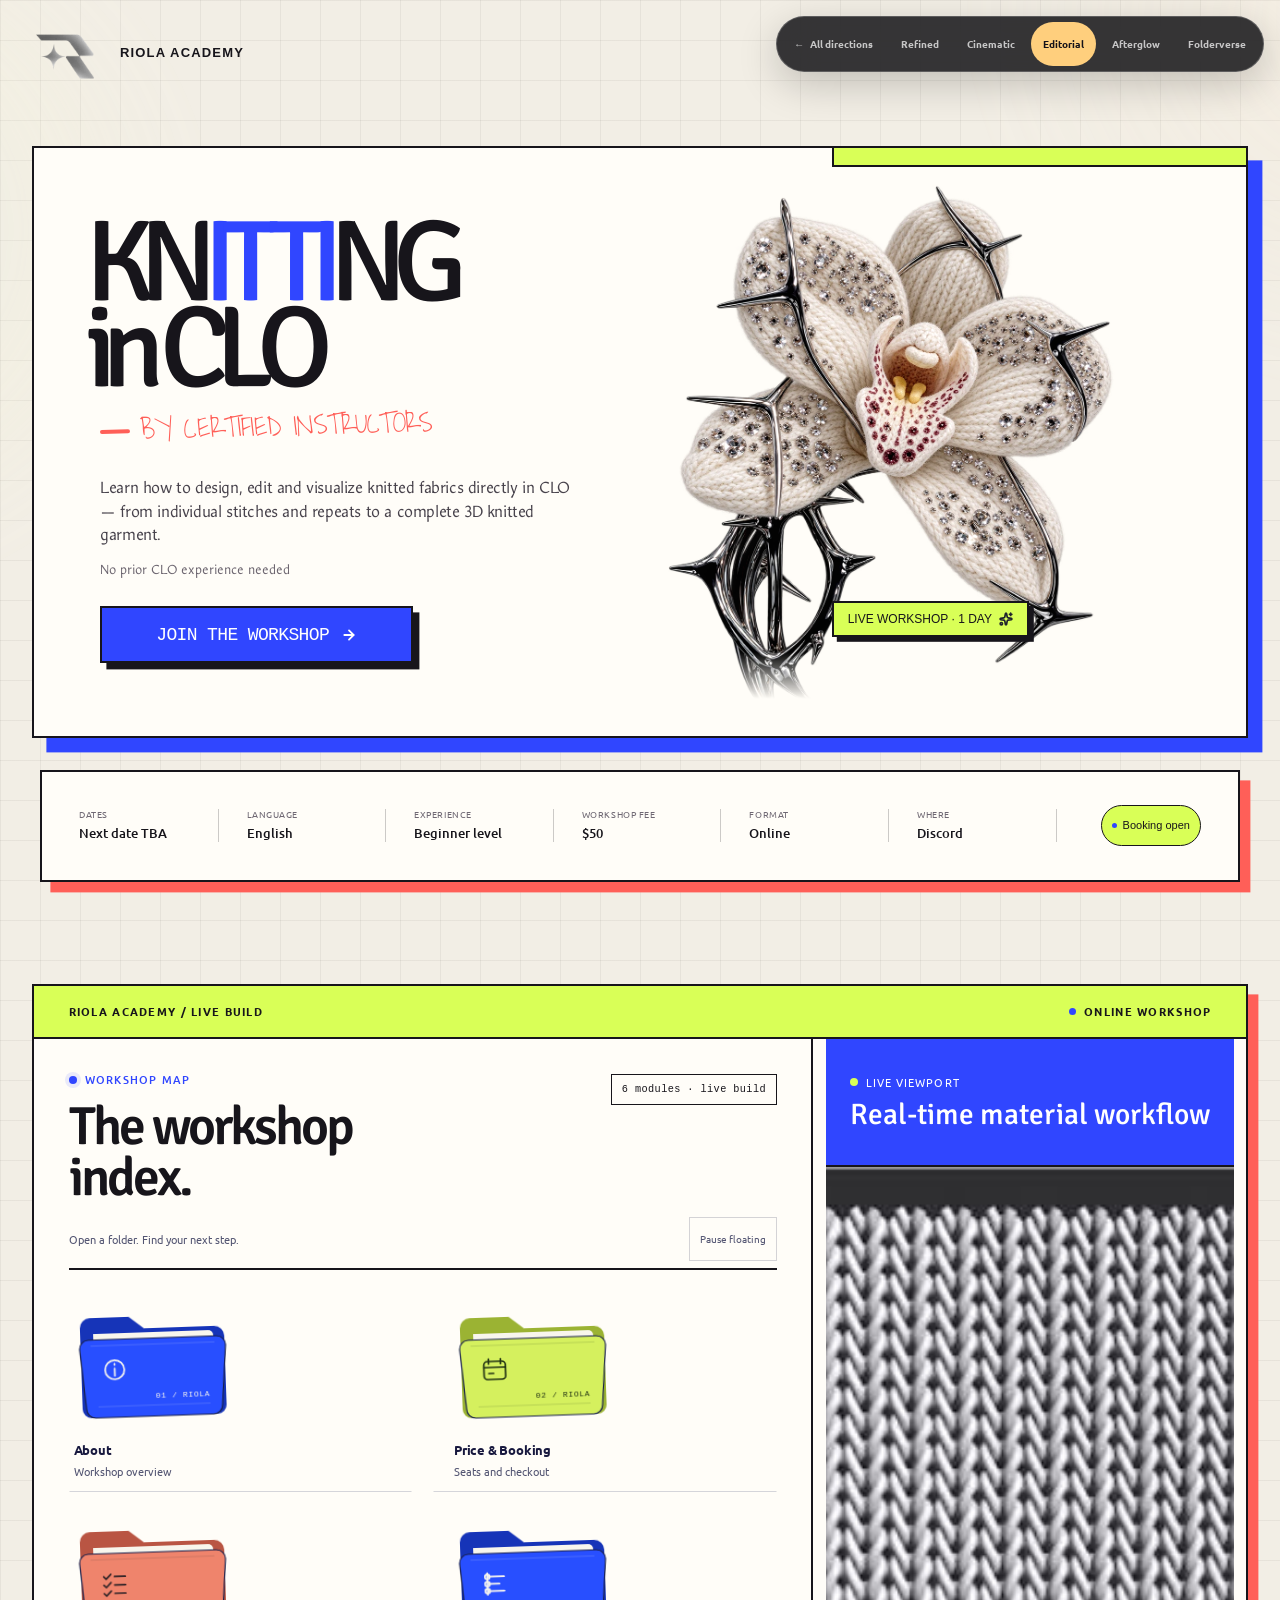
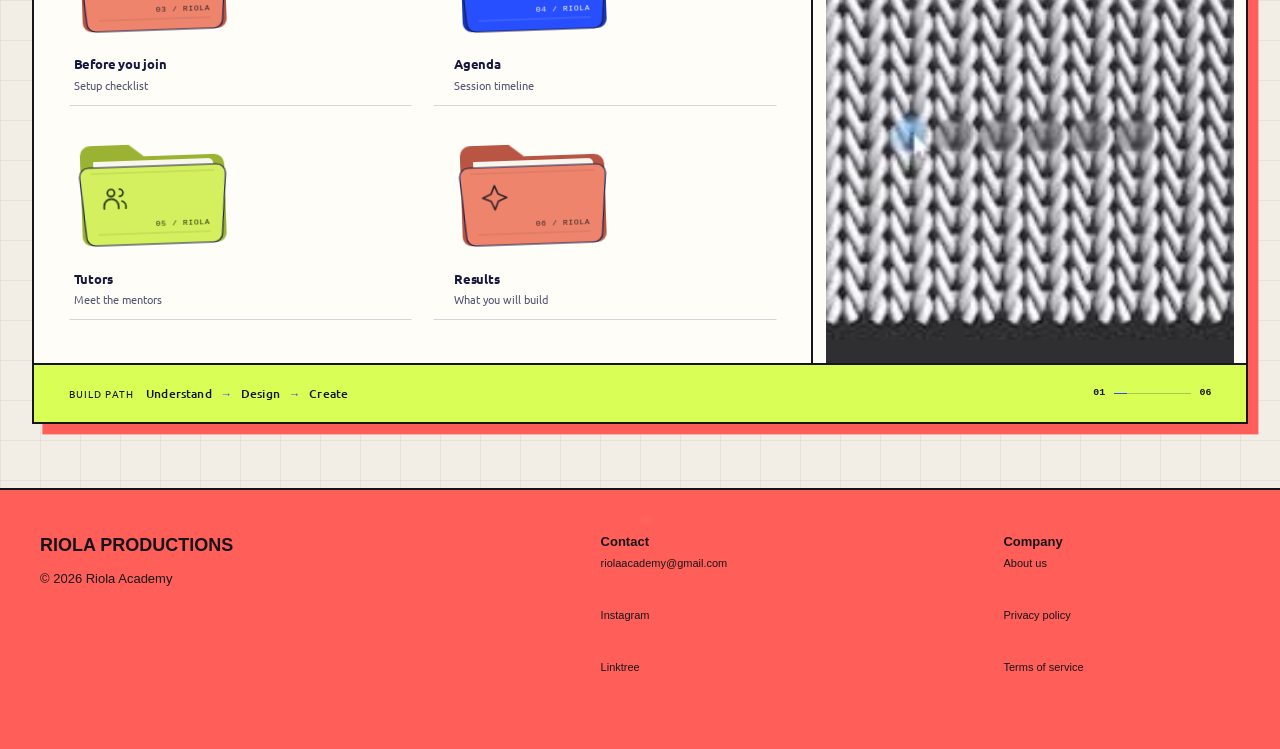
<file: editorial/index.html>
<!doctype html>
<html lang="en" class="assets-loading theme-editorial" data-static-preview="true">
<head>
  <meta charset="utf-8">
  <meta name="viewport" content="width=device-width, initial-scale=1">
  <meta name="theme-color" content="#ffffff">
  <meta name="description" content="A practical one-day workshop in digital knitwear design with CLO3D.">
  <title>Editorial Lab — RIOLA Academy concept</title>
  <link rel="icon" href="../assets/riola-mark-192.webp" type="image/webp">
  <link rel="stylesheet" href="../assets/styles.css?v=20261012172255">
  <link rel="stylesheet" href="../assets/responsive-fixes.css?v=2">
  <link rel="stylesheet" href="../assets/theme-editorial.css?v=1">
  <link rel="stylesheet" href="../assets/workshop-maps.css?v=1">
  <link rel="stylesheet" href="../assets/floating-folders.css?v=1">
  <link rel="stylesheet" href="../assets/concept-switcher.css?v=3">
  <script src="../assets/folder-motion.js?v=1" defer></script>
  <script src="../assets/app.js?v=202610131830" defer></script>
  <link rel="preload" href="../assets/fonts/Signika_Negative/SignikaNegative-VariableFont_wght.ttf" as="font" type="font/ttf" crossorigin>
  <link rel="preload" href="../assets/fonts/Waiting_for_the_Sunrise/WaitingfortheSunrise-Regular.ttf" as="font" type="font/ttf" crossorigin>
  <link rel="preload" href="../assets/fonts/Ubuntu/Ubuntu-Regular.ttf" as="font" type="font/ttf" crossorigin>
  <link rel="preload" href="../assets/fonts/Ubuntu/Ubuntu-Bold.ttf" as="font" type="font/ttf" crossorigin>
</head>
<body>
  <nav class="concept-switcher" aria-label="Design concepts">
    <a class="concept-home" href="../" aria-label="All design directions">All directions</a>
    <a href="../refined/">Refined</a>
    <a href="../cinematic/">Cinematic</a>
    <a aria-current="page" href="../editorial/">Editorial</a>
    <a href="../afterglow/">Afterglow</a>
    <a href="../folderverse/">Folderverse</a>
  </nav>
  <main class="landing" id="landing">
    <div class="ambient ambient--blue" aria-hidden="true"></div>
    <div class="ambient ambient--warm" aria-hidden="true"></div>
    <img class="knit-background" src="../assets/knit-texture-1204.webp" alt="" aria-hidden="true" loading="lazy" decoding="async">

    <header class="brand-header">
      <a class="brand" href="#top" aria-label="RIOLA Academy home">
        <img src="../assets/riola-mark-192.webp" alt="" decoding="async">
        <span>RIOLA ACADEMY</span>
      </a>
    </header>

    <section class="hero" id="top" aria-labelledby="hero-title">
      <div class="hero-copy">
        <h1 id="hero-title"><span>KN<span class="accent">ITTI</span>NG</span><span>in CLO</span></h1>
        <div class="workshop-pill workshop-pill--mobile"><span>LIVE WORKSHOP · 1 DAY</span><picture><img src="../assets/sparkles-mobile.svg" alt=""></picture></div>
        <div class="hero-subtitle"><i aria-hidden="true"></i><span>by Certified instructors</span></div>
        <p class="hero-description">Learn how to design, edit and visualize knitted fabrics directly in CLO — from individual stitches and repeats to a complete 3D knitted garment.</p>
        <p class="hero-note">No prior CLO experience needed</p>
        <button class="primary-button" type="button" data-open-booking>
          <span>Join the workshop</span>
          <picture><source media="(max-width: 760px)" srcset="../assets/arrow-right-mobile.svg"><img src="../assets/arrow-right.svg" alt=""></picture>
        </button>
      </div>
      <div class="hero-art" aria-hidden="true">
        <img class="hero-flower" src="../assets/white-flower-1000.webp" alt="" fetchpriority="high" decoding="async">
        <div class="workshop-pill workshop-pill--desktop"><span>LIVE WORKSHOP · 1 DAY</span><picture><img src="../assets/sparkles.svg" alt=""></picture></div>
      </div>
    </section>

    <section class="facts" aria-label="Workshop details">
      <div><span>Dates</span><strong>Next date TBA</strong></div>
      <div><span>Language</span><strong>English</strong></div>
      <div><span>Experience</span><strong>Beginner level</strong></div>
      <div><span>Workshop fee</span><strong>$50</strong></div>
      <div><span>Format</span><strong>Online</strong></div>
      <div><span>Where</span><strong>Discord</strong></div>
      <div class="availability"><span></span>Booking open</div>
    </section>

    <section class="desktop-gallery floating-workshop" id="workshop-map" aria-label="Workshop pages">
      <header class="workshop-stagebar">
        <span>RIOLA ACADEMY / LIVE BUILD</span>
        <div><i aria-hidden="true"></i> Online workshop</div>
      </header>
      <div class="module-nav">
        <header class="module-heading">
          <div>
            <p><span aria-hidden="true"></span> Workshop map</p>
            <h2>The workshop index.</h2>
          </div>
          <small>6 modules · live build</small>
        </header>
        <div class="folder-toolbar">
          <p>Open a folder. Find your next step.</p>
          <button class="folder-motion-toggle" type="button" aria-pressed="false" hidden>Pause floating</button>
        </div>
        <div class="folder-grid">
          <button class="folder folder--about" type="button" data-page="about" aria-label="Open About the Workshop">
            <span class="folder-object" aria-hidden="true">
              <svg class="folder-shell" viewBox="0 0 160 120" fill="none" focusable="false">
                <path class="folder-back" d="M8 22a10 10 0 0 1 10-10h39l15 12h70a10 10 0 0 1 10 10v69a9 9 0 0 1-9 9H17a9 9 0 0 1-9-9Z"/>
                <path class="folder-sheet" d="M21 28h115a5 5 0 0 1 5 5v66H21Z"/>
                <path class="folder-front" d="M7 43a9 9 0 0 1 9-9h128a9 9 0 0 1 9 9l-5 60a9 9 0 0 1-9 9H21a9 9 0 0 1-9-9Z"/>
                <path class="folder-seam" d="M18 40h124M24 101h112"/>
              </svg>
              <svg class="folder-glyph" viewBox="0 0 24 24" fill="none" stroke="currentColor" stroke-width="1.4" stroke-linecap="round" stroke-linejoin="round" focusable="false"><circle cx="12" cy="12" r="8"/><path d="M12 11v6m0-10v1"/></svg>
              <span class="folder-edition">01 / RIOLA</span>
            </span>
            <span class="module-copy"><strong>About</strong><small>Workshop overview</small></span><span class="module-arrow" aria-hidden="true">↗</span>
          </button>
          <button class="folder folder--price" type="button" data-page="price" aria-label="Open Price and Booking">
            <span class="folder-object" aria-hidden="true">
              <svg class="folder-shell" viewBox="0 0 160 120" fill="none" focusable="false">
                <path class="folder-back" d="M8 22a10 10 0 0 1 10-10h39l15 12h70a10 10 0 0 1 10 10v69a9 9 0 0 1-9 9H17a9 9 0 0 1-9-9Z"/>
                <path class="folder-sheet" d="M21 28h115a5 5 0 0 1 5 5v66H21Z"/>
                <path class="folder-front" d="M7 43a9 9 0 0 1 9-9h128a9 9 0 0 1 9 9l-5 60a9 9 0 0 1-9 9H21a9 9 0 0 1-9-9Z"/>
                <path class="folder-seam" d="M18 40h124M24 101h112"/>
              </svg>
              <svg class="folder-glyph" viewBox="0 0 24 24" fill="none" stroke="currentColor" stroke-width="1.4" stroke-linecap="round" stroke-linejoin="round" focusable="false"><rect x="3" y="5" width="18" height="15" rx="3"/><path d="M7 3v4m10-4v4M3 10h18m-14 5h4"/></svg>
              <span class="folder-edition">02 / RIOLA</span>
            </span>
            <span class="module-copy"><strong>Price &amp; Booking</strong><small>Seats and checkout</small></span><span class="module-arrow" aria-hidden="true">↗</span>
          </button>
          <button class="folder folder--before" type="button" data-page="before" aria-label="Open Before You Join">
            <span class="folder-object" aria-hidden="true">
              <svg class="folder-shell" viewBox="0 0 160 120" fill="none" focusable="false">
                <path class="folder-back" d="M8 22a10 10 0 0 1 10-10h39l15 12h70a10 10 0 0 1 10 10v69a9 9 0 0 1-9 9H17a9 9 0 0 1-9-9Z"/>
                <path class="folder-sheet" d="M21 28h115a5 5 0 0 1 5 5v66H21Z"/>
                <path class="folder-front" d="M7 43a9 9 0 0 1 9-9h128a9 9 0 0 1 9 9l-5 60a9 9 0 0 1-9 9H21a9 9 0 0 1-9-9Z"/>
                <path class="folder-seam" d="M18 40h124M24 101h112"/>
              </svg>
              <svg class="folder-glyph" viewBox="0 0 24 24" fill="none" stroke="currentColor" stroke-width="1.4" stroke-linecap="round" stroke-linejoin="round" focusable="false"><path d="m3 6 2 2 4-4m3 2h9M3 13l2 2 4-4m3 2h9M3 20l2 2 4-4m3 2h9"/></svg>
              <span class="folder-edition">03 / RIOLA</span>
            </span>
            <span class="module-copy"><strong>Before you join</strong><small>Setup checklist</small></span><span class="module-arrow" aria-hidden="true">↗</span>
          </button>
          <button class="folder folder--agenda" type="button" data-page="agenda" aria-label="Open Agenda">
            <span class="folder-object" aria-hidden="true">
              <svg class="folder-shell" viewBox="0 0 160 120" fill="none" focusable="false">
                <path class="folder-back" d="M8 22a10 10 0 0 1 10-10h39l15 12h70a10 10 0 0 1 10 10v69a9 9 0 0 1-9 9H17a9 9 0 0 1-9-9Z"/>
                <path class="folder-sheet" d="M21 28h115a5 5 0 0 1 5 5v66H21Z"/>
                <path class="folder-front" d="M7 43a9 9 0 0 1 9-9h128a9 9 0 0 1 9 9l-5 60a9 9 0 0 1-9 9H21a9 9 0 0 1-9-9Z"/>
                <path class="folder-seam" d="M18 40h124M24 101h112"/>
              </svg>
              <svg class="folder-glyph" viewBox="0 0 24 24" fill="none" stroke="currentColor" stroke-width="1.4" stroke-linecap="round" stroke-linejoin="round" focusable="false"><path d="M6 3v18m0-15h14M6 12h10M6 18h14"/><circle cx="6" cy="6" r="2"/><circle cx="6" cy="12" r="2"/><circle cx="6" cy="18" r="2"/></svg>
              <span class="folder-edition">04 / RIOLA</span>
            </span>
            <span class="module-copy"><strong>Agenda</strong><small>Session timeline</small></span><span class="module-arrow" aria-hidden="true">↗</span>
          </button>
          <button class="folder folder--tutors" type="button" data-page="tutors" aria-label="Open Tutors">
            <span class="folder-object" aria-hidden="true">
              <svg class="folder-shell" viewBox="0 0 160 120" fill="none" focusable="false">
                <path class="folder-back" d="M8 22a10 10 0 0 1 10-10h39l15 12h70a10 10 0 0 1 10 10v69a9 9 0 0 1-9 9H17a9 9 0 0 1-9-9Z"/>
                <path class="folder-sheet" d="M21 28h115a5 5 0 0 1 5 5v66H21Z"/>
                <path class="folder-front" d="M7 43a9 9 0 0 1 9-9h128a9 9 0 0 1 9 9l-5 60a9 9 0 0 1-9 9H21a9 9 0 0 1-9-9Z"/>
                <path class="folder-seam" d="M18 40h124M24 101h112"/>
              </svg>
              <svg class="folder-glyph" viewBox="0 0 24 24" fill="none" stroke="currentColor" stroke-width="1.4" stroke-linecap="round" stroke-linejoin="round" focusable="false"><circle cx="9" cy="8" r="3"/><path d="M3 21v-2a6 6 0 0 1 12 0v2M16 5a3 3 0 0 1 0 6m2 4a5 5 0 0 1 3 6"/></svg>
              <span class="folder-edition">05 / RIOLA</span>
            </span>
            <span class="module-copy"><strong>Tutors</strong><small>Meet the mentors</small></span><span class="module-arrow" aria-hidden="true">↗</span>
          </button>
          <button class="folder folder--results" type="button" data-page="results" aria-label="Open Results">
            <span class="folder-object" aria-hidden="true">
              <svg class="folder-shell" viewBox="0 0 160 120" fill="none" focusable="false">
                <path class="folder-back" d="M8 22a10 10 0 0 1 10-10h39l15 12h70a10 10 0 0 1 10 10v69a9 9 0 0 1-9 9H17a9 9 0 0 1-9-9Z"/>
                <path class="folder-sheet" d="M21 28h115a5 5 0 0 1 5 5v66H21Z"/>
                <path class="folder-front" d="M7 43a9 9 0 0 1 9-9h128a9 9 0 0 1 9 9l-5 60a9 9 0 0 1-9 9H21a9 9 0 0 1-9-9Z"/>
                <path class="folder-seam" d="M18 40h124M24 101h112"/>
              </svg>
              <svg class="folder-glyph" viewBox="0 0 24 24" fill="none" stroke="currentColor" stroke-width="1.4" stroke-linecap="round" stroke-linejoin="round" focusable="false"><path d="m12 2 3 7 7 3-7 3-3 7-3-7-7-3 7-3Z"/></svg>
              <span class="folder-edition">06 / RIOLA</span>
            </span>
            <span class="module-copy"><strong>Results</strong><small>What you will build</small></span><span class="module-arrow" aria-hidden="true">↗</span>
          </button>
        </div>
      </div>
      <figure class="knit-preview">
        <figcaption><span><i aria-hidden="true"></i> Live viewport</span><strong>Real-time material workflow</strong></figcaption>
        <video muted loop playsinline preload="none" poster="../assets/clo-knit-poster.jpg" data-lazy-video aria-label="Close-up video of knitted fabric being worked in CLO">
          <source src="../assets/clo-knit-demo-mobile.mp4" type="video/mp4">
        </video>
      </figure>
      <footer class="workshop-stage-footer">
        <p><span>Build path</span><strong>Understand <i aria-hidden="true">→</i> Design <i aria-hidden="true">→</i> Create</strong></p>
        <div class="stage-progress" aria-label="Six workshop checkpoints"><span>01</span><i aria-hidden="true"></i><span>06</span></div>
      </footer>
    </section>

    <footer class="site-footer">
      <div class="footer-brand"><strong>RIOLA PRODUCTIONS</strong><small>© 2026 Riola Academy</small></div>
      <div><strong>Contact</strong><a href="mailto:riolaacademy@gmail.com">riolaacademy@gmail.com</a><a href="#instagram">Instagram</a><a href="#linktree">Linktree</a></div>
      <div><strong>Company</strong><a href="#about" data-page="tutors">About us</a><a href="https://riola-academy.com/privacypolicy">Privacy policy</a><a href="https://riola-academy.com/termsofservice">Terms of service</a></div>
    </footer>
  </main>

  <div class="modal-blur-layer" id="modalBlurLayer" aria-hidden="true" hidden></div>

  <div class="modal-backdrop" id="pageBackdrop" hidden>
    <section class="page-window" role="dialog" aria-modal="true" aria-labelledby="pageWindowTitle">
      <header class="window-bar">
        <span class="live-pill"><img data-src="../assets/radio.svg" alt="">LIVE</span>
        <div class="window-identity"><small id="pageFolder">Chapter 01</small><h2 id="pageWindowTitle">About the Workshop</h2></div>
        <button class="close-button" type="button" data-close aria-label="Close page"></button>
      </header>
      <div class="page-body" id="pageBody"></div>
    </section>
  </div>

  <div class="modal-backdrop modal-backdrop--booking" id="bookingBackdrop" hidden>
    <section class="booking-window" role="dialog" aria-modal="true" aria-labelledby="bookingTitle">
      <header class="booking-bar">
        <div><small>Booking demo</small><h2 id="bookingTitle">Reserve a workshop place</h2></div>
        <button class="close-button" type="button" data-close aria-label="Close booking form"></button>
      </header>
      <form class="booking-form" id="bookingForm">
        <label>Full name<input name="full_name" type="text" placeholder="Enter full name" autocomplete="name" maxlength="50" required></label>
        <label>Email address<input name="email" type="email" placeholder="Enter email address" autocomplete="email" maxlength="50" required></label>
        <label for="referralSource" aria-hidden="true">How did you hear about the workshop?<input id="referralSource" name="referral_source" type="text" tabindex="-1" autocomplete="off"></label>
        <div class="submit-button-container">
          <button class="submit-button" type="submit">Register for the Workshop</button>
          <div class="form-message-container">
            <p class="form-message" id="formMessage" role="status" aria-live="polite"></p>
          </div>
          <div id="turnstileWidget" aria-live="polite" hidden></div>
        </div>
      </form>
      <div class="sweater-rack" aria-hidden="true"><img data-src="../assets/sweater-rack-720.webp" alt=""></div>
    </section>
  </div>

  <template id="page-about">
    <article class="content-page about-page">
      <section class="about-intro">
        <div class="page-heading">
          <p class="eyebrow">Live · practical · beginner friendly</p>
          <h3>Workshop in digital knitwear design</h3>
          <p>This workshop is a compact one-day introduction to knitted garment creation in CLO3D. It focuses on the knitting features available in CLO, including the newer tools and options introduced in recent updates, and shows students how they can be used creatively in digital fashion design.</p>
          <dl class="quick-facts"><div><dt>Format</dt><dd>Live online<br>Discord</dd></div><div><dt>Duration</dt><dd>1 day</dd></div><div><dt>Level</dt><dd>Beginner /<br>intermediate</dd></div></dl>
        </div>
        <div class="rack-photo"><img src="../assets/sweater-rack-720.webp" alt="Knitted garments on a clothing rack"></div>
      </section>
      <section class="about-cards">
        <article class="info-card process-card"><span class="icon-chip"><img src="../assets/pointer.svg" alt=""></span><h4>Watch, build, repeat</h4><p>During the workshop, participants create their own individual knitted piece, such as a sweater, dress, or another knit-based garment. They can either follow a concept and visual direction proposed by us or bring their own idea and references. We guide each participant individually throughout the process, helping them adapt the design, shape the silhouette, and refine the garment in CLO3D.</p><img class="red-flower red-flower--desktop" src="../assets/red-flower.png" alt=""></article>
        <article class="info-card learning-card"><span class="photo-label">Live demonstration</span><span class="icon-chip"><img src="../assets/brain.svg" alt=""></span><h4>What you will learn:</h4><div class="learning-grid"><div><strong>Understand</strong><p>Learn how knitted fabrics work, from yarn and gauge to stitches, structure and production.</p></div><div><strong>Design</strong><p>Create your own knit patterns and textures using CLO’s Knit Swatch Editor.</p></div><div><strong>Create</strong><p>Apply your knit design to a garment and develop a complete 3D knitted outfit.</p></div></div><img class="red-flower red-flower--mobile" src="../assets/red-flower.png" alt=""></article>
      </section>
    </article>
  </template>

  <template id="page-agenda">
    <article class="content-page agenda-page">
      <div class="page-heading heading-with-pill"><div><p class="eyebrow eyebrow--blue">A complete guided workflow</p><h3>Three focused chapters.</h3><p>Each part combines live demonstration, guided practice and time to ask questions.</p></div><span class="soft-pill"><img src="../assets/calendar.svg" alt="">1 day workshop</span></div>
      <section class="agenda-grid">
        <article class="agenda-card"><div class="process-photo"><img src="../assets/agenda-part1.png" alt="CLO garment workspace"><span>Part 1</span></div><p class="eyebrow eyebrow--blue">Part 1</p><h4>Understanding knitwear</h4><ol><li>How knitted fabric is constructed</li><li>Gauge, yarn thickness and stitch density</li><li>How knit structure affects stretch, thickness, drape …</li><li>What can be simulated in CLO and what belongs to the industrial production stage</li><li><b>Outcome:</b> Participants understand the logic behind knitted fabrics before designing their own.</li></ol><small>Demonstration · guided practice · questions</small></article>
        <article class="agenda-card"><div class="process-photo"><img src="../assets/knit-blue.png" alt="Blue knitted stitch structure"><span>Part 2</span></div><p class="eyebrow eyebrow--blue">Part 2</p><h4>Designing your knit</h4><ol><li>The main creative part of the workshop takes place in the Knit Swatch Editor.</li><li>Combining different stitch structures:<ul><li>Knit / Purl</li><li>Rib</li><li>Tuck</li><li>Transfer</li><li>Cable</li></ul></li><li><b>Outcome:</b> Everyone leaves Part 2 with their own designed knitted fabric rather than simply learning where different buttons are in CLO.</li></ol><small>Demonstration · guided practice · questions</small></article>
        <article class="agenda-card"><div class="process-photo"><img src="../assets/agenda-part3.png" alt="Digital fashion collection in CLO"><span>Part 3</span></div><p class="eyebrow eyebrow--blue">Part 3</p><h4>From knit swatch to 3D outfit</h4><ol><li>Preparing the garment and 2D patterns</li><li>Controlling scale and knit direction</li><li>Simulating the garment in 3D</li><li>Presenting the final 3D result</li></ol><small>Optional extension based on the cohort schedule.</small></article>
      </section>
    </article>
  </template>

  <template id="page-results">
    <article class="content-page results-page">
      <div class="page-heading"><p class="eyebrow">Every participant creates</p><h3>1 custom knit structure → 1 knitted fabric → 1 complete 3D knitted outfit</h3><p>The final session ends with a presentation/review of the different approaches developed during the workshop.</p></div>
      <section class="results-gallery"><figure class="result-outfit"><img src="../assets/results-outfit.png" alt="Front view of a finished digital outfit"><figcaption>Front view</figcaption></figure><div class="swatch-grid" aria-label="Knitted fabric outcomes"><figure class="swatch-tile"><img src="../assets/knit-blue.png" alt="Blue knitted swatch"></figure><figure class="swatch-tile"><img src="../assets/knit-grey.png" alt="Red knitted swatch"></figure><figure class="swatch-tile"><img src="../assets/knit-indigo.png" alt="Grey knitted swatch"></figure><figure class="swatch-tile"><img src="../assets/knit-red.png" alt="Beige knitted swatch"></figure><figure class="swatch-tile"><img src="../assets/knit-beige-800.webp" alt="Indigo knitted swatch"></figure><figure class="swatch-tile"><img src="../assets/knit-pink.png" alt="Pink knitted swatch"></figure></div></section>
    </article>
  </template>

  <template id="page-tutors">
    <article class="content-page tutors-page">
      <div class="page-heading heading-with-pill"><div><p class="eyebrow">Meet your tutors</p><h3>Learn live with room to ask.</h3><p>Two practitioners guide demonstrations, practice and feedback.</p></div><span class="soft-pill"><img src="../assets/messages.svg" alt="">Live teaching + feedback</span></div>
      <section class="tutor-grid">
        <article class="tutor-card"><img class="portrait" src="../assets/daria.png" alt="Daria Tryfonova"><div class="tutor-copy"><span class="verified"><img src="../assets/badge-check.svg" alt="">Verified</span><h4>Daria Tryfonova</h4><p class="role">3D Art Director | Unreal Engine Authorized Instructor (Epic Games Authorization) | CloCreator | Paralegal</p><p>Co-founder of RIOLA, a 3D studio with a creative portfolio spanning 150+ digital fashion looks and three CG films. Selected as one of 22 official CLOcreators worldwide, with work showcased at Unreal Fest Chicago and CLO events in Munich and London. Delivered workshops at NABA in Milan and the Polish-Japanese Academy of Information Technology, alongside live masterclasses and webinars connecting CLO workflows with Unreal Engine.</p><p>Professional experience includes in-game cinematic production at Midnight Works, CG fashion campaigns for ZHILYOVA, and art direction for confidential game projects. Builds complete production pipelines connecting artistic vision with technical execution, from modeling and texturing to asset integration, animation, simulation and cinematic delivery, working across Unreal Engine, CLO, Marvelous Designer, Maya, Blender, Houdini and Substance.</p><p>Achievements include second place in inZOI’s Elegant Awards competition. An academic background in new media arts (Masters) and law (Bachelor) brings an additional perspective on intellectual property, supported by research into the legal implications of AI in digital fashion.</p></div></article>
        <article class="tutor-card"><img class="portrait" src="../assets/olha.png" alt="Olha Kurochkina"><div class="tutor-copy"><span class="verified"><img src="../assets/badge-check.svg" alt="">Verified</span><h4>Olha Kurochkina</h4><p class="role">Digital Fashion &amp; Technical Artist | Unreal Engine Authorized Instructor | Official CLO Creator | International Speaker &amp; Educator</p><p>Co-founder of RIOLA, specializing in CLO, Unreal Engine, Blender and real-time 3D production, with a focus on cross-software pipelines for digital garments, MetaHuman workflows, Chaos Cloth and fashion for games.</p><p>Regularly teaches Unreal Engine, CLO, Blender and other 3D tools, combining practical production experience with technical education. Has taught and mentored 300+ students and workshop participants through ongoing classes, online programs, workshops and intensive training sessions.</p><p>International speaker at Unreal Fest 2026, with a hands-on session focused on building highly detailed fashion for games and transferring garments from CLO3D into Unreal Engine. Delivered workshops at NABA in Milan and the Polish-Japanese Academy of Information Technology, focusing on practical workflows that connect digital fashion design with real-time production. Selected as one of 22 official CLO Creators worldwide, with work featured at CLO and Unreal Engine events across Europe and the United States. Achievements also include second place in the inZOI competition.</p></div></article>
      </section>
    </article>
  </template>

  <template id="page-before">
    <article class="content-page before-page">
      <div class="page-heading heading-with-pill"><div><p class="eyebrow eyebrow--blue">Setup checklist</p><h3>Before You Join</h3><p>Complete these steps before the workshop so the live sessions can stay focused on your outfit.</p></div><span class="soft-pill"><img src="../assets/clock.svg" alt="">Allow 30–45 minutes</span></div>
      <section class="preparation-grid">
        <article class="checklist-card"><div class="checklist-title"><h4>Technical preparation</h4><span><b id="checkProgress">0</b> / 7 complete</span></div><ul class="checklist">
          <li><label><input type="checkbox"><span class="check-dot"><img src="../assets/check.svg" alt=""></span><span><b>Install CLO</b><small>Download and install CLO before the first live session.</small></span><em>Required</em></label></li>
          <li><label><input type="checkbox"><span class="check-dot"><img src="../assets/check.svg" alt=""></span><span><b>Activate a license or trial</b><small>Confirm your CLO license or active trial opens correctly.</small></span><em>Required</em></label></li>
          <li><label><input type="checkbox"><span class="check-dot"><img src="../assets/check.svg" alt=""></span><span><b>Check if you joined the Discord channel after the payment</b><small>It will be sent to your email after the payment.</small></span><em>Required</em></label></li>
          <li><label><input type="checkbox"><span class="check-dot"><img src="../assets/check.svg" alt=""></span><span><b>Check the software version</b><small>Use 2026.1.224 CLO version so workshop files match.</small></span><em>Verify</em></label></li>
          <li><label><input type="checkbox"><span class="check-dot"><img src="../assets/check.svg" alt=""></span><span><b>Confirm computer requirements</b><small>Compare your computer with CLO’s current published requirements.</small></span><em>Verify</em></label></li>
          <li><label><input type="checkbox"><span class="check-dot"><img src="../assets/check.svg" alt=""></span><span><b>Download starter files</b><small>Save the pattern pack, avatar and fabric references locally.</small></span><em>Provided</em></label></li>
          <li><label><input type="checkbox"><span class="check-dot"><img src="../assets/check.svg" alt=""></span><span><b>Prepare for live sessions</b><small>Use a stable connection, headphones and a second screen if available.</small></span><em>Recommended</em></label></li>
        </ul></article>
        <article class="starter-card"><img src="../assets/starter-folder.png" alt="Starter files folder illustration"><span class="starter-kind">Folder <span><img src="../assets/folder-down.svg" alt="">Included before class</span></span><h4>Starter file pack</h4><p>You’ll receive starter patterns, a base avatar, fabric references and a short setup guide. Download links are shared after booking.</p><a href="mailto:riolaacademy@gmail.com">Need setup help? Contact riolaacademy@gmail.com</a></article>
      </section>
    </article>
  </template>

  <template id="page-price">
    <article class="content-page price-page">
      <div class="page-heading heading-with-pill"><div><p class="eyebrow eyebrow--blue">Reserve your workshop place</p><h3>Your first outfit starts here.</h3><p>Review the confirmed format and open the booking demo to see the next step.</p></div><span class="soft-pill"><img src="../assets/users.svg" alt="">Limited live cohort</span></div>
      <section class="price-layout">
        <article class="price-card"><p class="eyebrow eyebrow--blue">Workshop fee</p><strong class="price-amount">$50</strong><dl><div><dt>Dates</dt><dd>To be announced</dd></div><div><dt>Session hours</dt><dd>4 hours</dd></div><div><dt>Time zone</dt><dd>To be confirmed</dd></div></dl><button class="primary-button" type="button" data-open-booking><span>Book your demo</span><picture><source media="(max-width: 760px)" srcset="../assets/arrow-right-mobile.svg"><img src="../assets/arrow-right-alt.svg" alt=""></picture></button><small>Your place is confirmed after payment and a confirmation email.</small></article>
        <div class="price-details"><article class="inclusions-card"><h4>Confirmed inclusions</h4><ul><li><span>✓</span><div><b>1 live core workshop day</b><small>Step-by-step demonstrations and guided practice.</small></div></li><li><span>✓</span><div><b>Portfolio-ready outfit</b></div></li><li><span>✓</span><div><b>Starter files</b><small>Patterns, avatar and fabric references.</small></div></li><li><span>✓</span><div><b>Presentation feedback</b><small>Live review of your completed outfit.</small></div></li></ul></article><article class="terms-card"><h4>Booking terms</h4><ol><li><b>01 - Contact us</b><p>Contact RIOLA Production at <a href="mailto:riolaacademy@gmail.com">riolaacademy@gmail.com</a> to check availability for the workshop.</p></li><li><b>02 - Pay via Bank Transfer</b><p>Once your booking is confirmed, you’ll receive the bank account details for a transfer in <b>USD</b> or <b>EUR</b>.</p><p>After completing the transfer, please send your payment receipt along with your Discord username so we can verify your payment and grant you access.</p></li><li><b>03 - Get Discord access</b><p>Once the payment is confirmed, you’ll receive an invitation to the private Discord workshop channel.</p></li></ol><p class="terms-note">Please include your exact Discord username (not your display name) when sending your payment receipt.</p></article></div>
      </section>
    </article>
  </template>

</body>
</html>
</file>
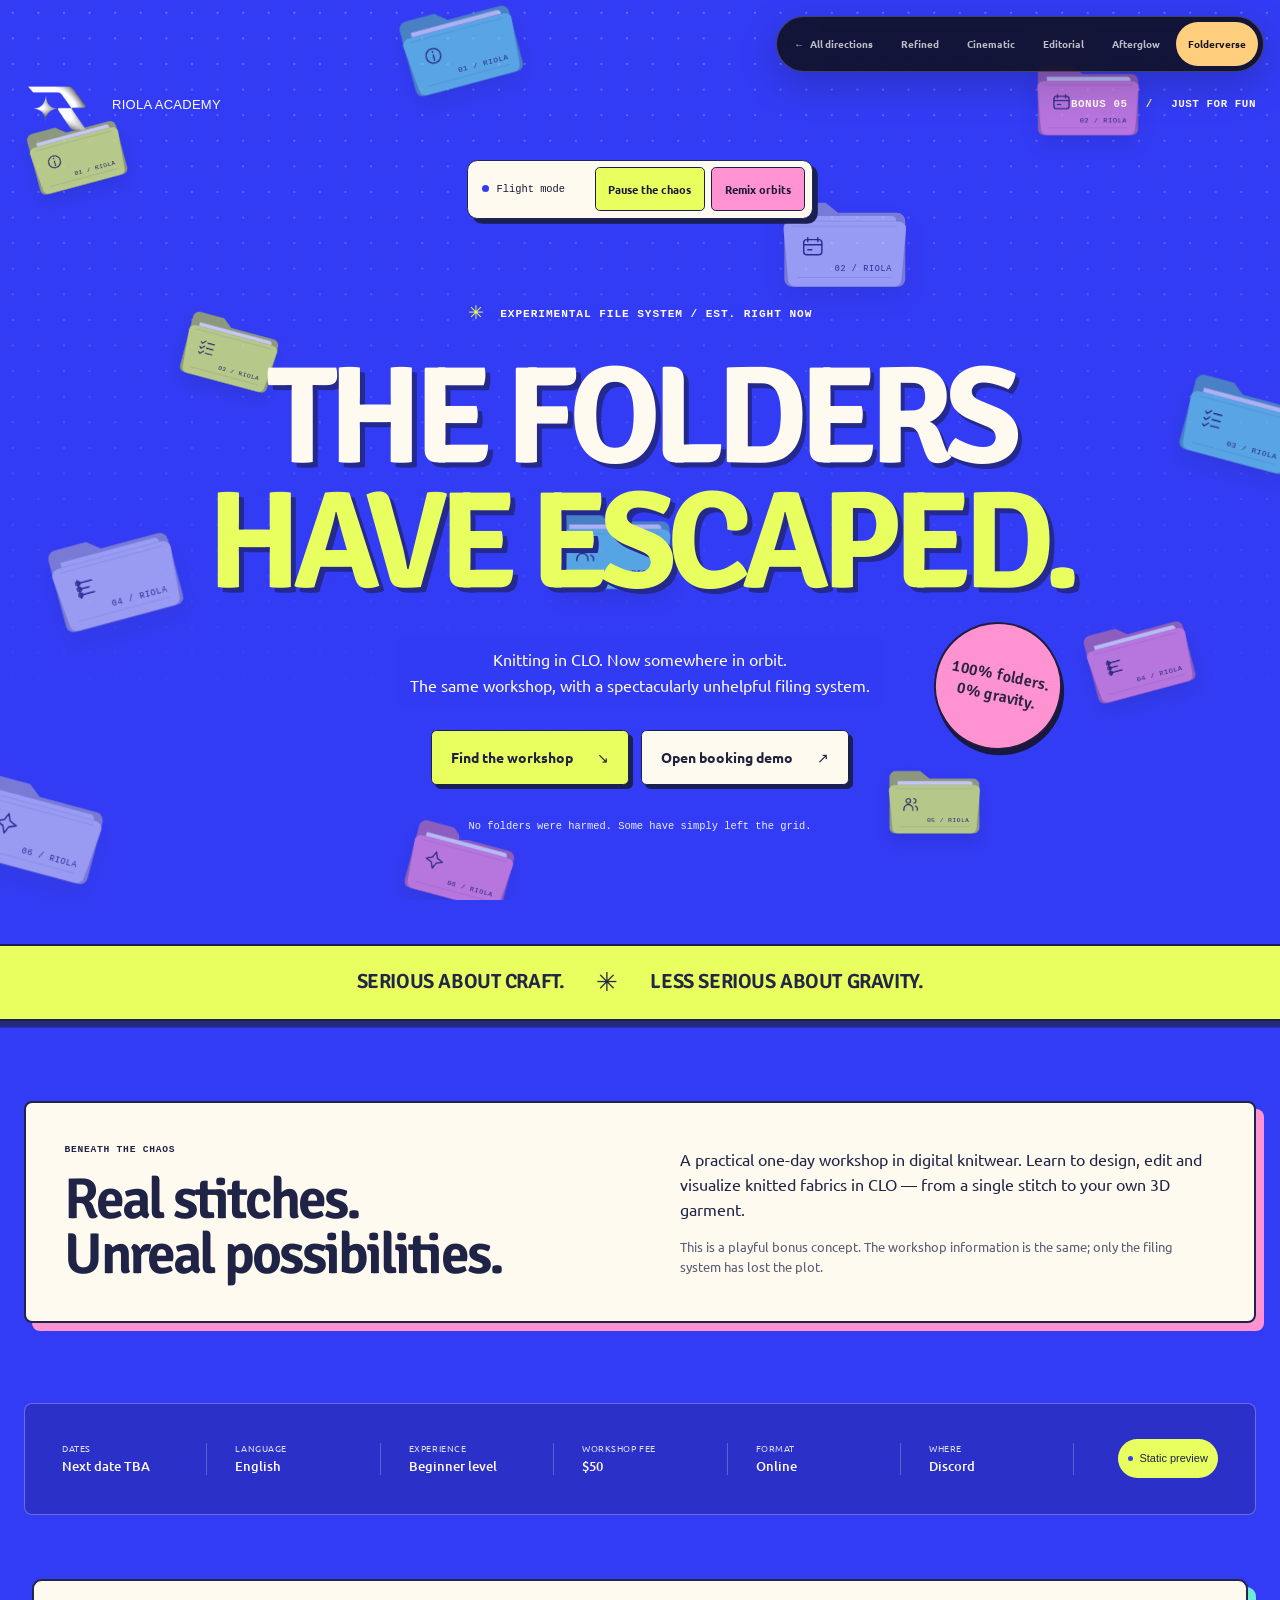
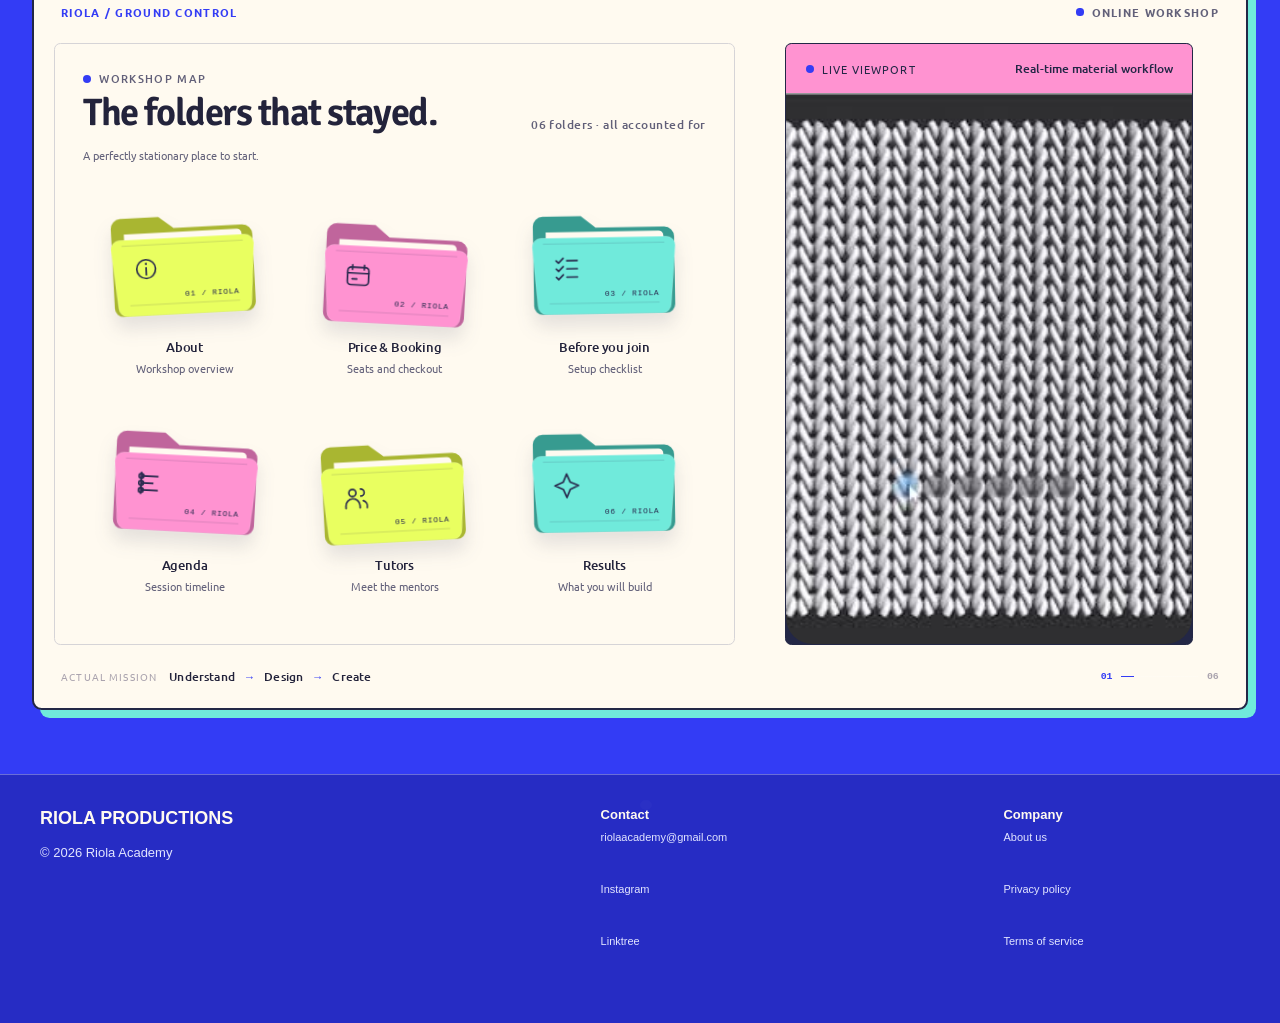
<file: folderverse/index.html>
<!doctype html>
<html lang="en" class="assets-loading theme-folderverse" data-static-preview="true">
<head>
  <meta charset="utf-8">
  <meta name="viewport" content="width=device-width, initial-scale=1">
  <meta name="theme-color" content="#333cf5">
  <meta name="description" content="Folderverse: a playful bonus RIOLA Academy concept. The same CLO workshop, with folders in zero gravity.">
  <title>Folderverse — RIOLA bonus experiment</title>
  <link rel="icon" href="../assets/riola-mark-192.webp" type="image/webp">
  <link rel="stylesheet" href="../assets/styles.css?v=20261012172255">
  <link rel="stylesheet" href="../assets/responsive-fixes.css?v=2">
  <link rel="stylesheet" href="../assets/floating-folders.css?v=1">
  <link rel="stylesheet" href="../assets/folderverse-motion.css?v=1">
  <link rel="stylesheet" href="../assets/theme-folderverse.css?v=1">
  <link rel="stylesheet" href="../assets/concept-switcher.css?v=3">
  <script src="../assets/app.js?v=202610131830" defer></script>
  <script src="../assets/folderverse-motion.js?v=1" defer></script>
  <link rel="preload" href="../assets/fonts/Signika_Negative/SignikaNegative-VariableFont_wght.ttf" as="font" type="font/ttf" crossorigin>
  <link rel="preload" href="../assets/fonts/Ubuntu/Ubuntu-Regular.ttf" as="font" type="font/ttf" crossorigin>
  <link rel="preload" href="../assets/fonts/Ubuntu/Ubuntu-Bold.ttf" as="font" type="font/ttf" crossorigin>
</head>
<body>
  <div id="folderverse-sky" class="folderverse-sky" aria-hidden="true"></div>
  <nav class="concept-switcher" aria-label="Design concepts">
    <a class="concept-home" href="../" aria-label="All design directions">All directions</a>
    <a href="../refined/">Refined</a>
    <a href="../cinematic/">Cinematic</a>
    <a href="../editorial/">Editorial</a>
    <a href="../afterglow/">Afterglow</a>
    <a href="../folderverse/" aria-current="page">Folderverse</a>
  </nav>
  <main class="landing" id="landing">
    <header class="folderverse-header">
      <a class="brand" href="#top" aria-label="RIOLA Academy home">
        <img src="../assets/riola-mark-192.webp" alt="" decoding="async">
        <span>RIOLA ACADEMY</span>
      </a>
      <p>BONUS 05 <span>/</span> JUST FOR FUN</p>
    </header>
    <div class="folderverse-flightbar" role="group" aria-label="Flying folder controls">
      <span id="folderverse-motion-status" role="status" aria-live="polite">Ground mode</span>
      <div>
        <button id="folderverse-motion-toggle" type="button" hidden>Pause the chaos</button>
        <button id="folderverse-scatter" type="button" hidden>Remix orbits <span aria-hidden="true">↗</span></button>
      </div>
    </div>
    <section class="folderverse-hero" id="top" aria-labelledby="folderverse-title">
      <p class="folderverse-eyebrow"><span aria-hidden="true">✳</span> EXPERIMENTAL FILE SYSTEM / EST. RIGHT NOW</p>
      <h1 id="folderverse-title"><span>THE FOLDERS</span><em>HAVE ESCAPED.</em></h1>
      <div class="folderverse-caption">
        <span class="folderverse-sticker">100% folders.<br> 0% gravity.</span>
        <p>Knitting in CLO. Now somewhere in orbit.<br>The same workshop, with a spectacularly unhelpful filing system.</p>
      </div>
      <div class="folderverse-actions">
        <a class="folderverse-primary" href="#workshop-map">Find the workshop <span aria-hidden="true">↘</span></a>
        <button class="folderverse-secondary" type="button" data-open-booking>Open booking demo <span aria-hidden="true">↗</span></button>
      </div>
      <p class="folderverse-smallprint">No folders were harmed. Some have simply left the grid.</p>
    </section>
    <section class="folderverse-strip" aria-label="Concept note">
      <strong>SERIOUS ABOUT CRAFT.</strong><span aria-hidden="true">✳</span><strong>LESS SERIOUS ABOUT GRAVITY.</strong>
    </section>
    <section class="folderverse-brief" aria-labelledby="folderverse-brief-title">
      <div><p class="folderverse-eyebrow">BENEATH THE CHAOS</p><h2 id="folderverse-brief-title">Real stitches.<br>Unreal possibilities.</h2></div>
      <div><p>A practical one-day workshop in digital knitwear. Learn to design, edit and visualize knitted fabrics in CLO — from a single stitch to your own 3D garment.</p><p class="folderverse-note">This is a playful bonus concept. The workshop information is the same; only the filing system has lost the plot.</p></div>
    </section>
    <section class="facts" aria-label="Workshop details">
      <div><span>Dates</span><strong>Next date TBA</strong></div>
      <div><span>Language</span><strong>English</strong></div>
      <div><span>Experience</span><strong>Beginner level</strong></div>
      <div><span>Workshop fee</span><strong>$50</strong></div>
      <div><span>Format</span><strong>Online</strong></div>
      <div><span>Where</span><strong>Discord</strong></div>
      <div class="availability"><span></span>Static preview</div>
    </section>
    <section class="desktop-gallery floating-workshop" id="workshop-map" aria-label="Workshop pages">
      <header class="workshop-stagebar">
        <span>RIOLA / GROUND CONTROL</span>
        <div><i aria-hidden="true"></i> Online workshop</div>
      </header>
      <div class="module-nav">
        <header class="module-heading">
          <div>
            <p><span aria-hidden="true"></span> Workshop map</p>
            <h2>The folders that stayed.</h2>
          </div>
          <small>06 folders · all accounted for</small>
        </header>
        <div class="folder-toolbar">
          <p>A perfectly stationary place to start.</p>
        </div>
        <div class="folder-grid">
          <button class="folder folder--about" type="button" data-page="about" aria-label="Open About the Workshop">
            <span class="folder-object" aria-hidden="true">
              <svg class="folder-shell" viewBox="0 0 160 120" fill="none" focusable="false">
                <path class="folder-back" d="M8 22a10 10 0 0 1 10-10h39l15 12h70a10 10 0 0 1 10 10v69a9 9 0 0 1-9 9H17a9 9 0 0 1-9-9Z"/>
                <path class="folder-sheet" d="M21 28h115a5 5 0 0 1 5 5v66H21Z"/>
                <path class="folder-front" d="M7 43a9 9 0 0 1 9-9h128a9 9 0 0 1 9 9l-5 60a9 9 0 0 1-9 9H21a9 9 0 0 1-9-9Z"/>
                <path class="folder-seam" d="M18 40h124M24 101h112"/>
              </svg>
              <svg class="folder-glyph" viewBox="0 0 24 24" fill="none" stroke="currentColor" stroke-width="1.4" stroke-linecap="round" stroke-linejoin="round" focusable="false"><circle cx="12" cy="12" r="8"/><path d="M12 11v6m0-10v1"/></svg>
              <span class="folder-edition">01 / RIOLA</span>
            </span>
            <span class="module-copy"><strong>About</strong><small>Workshop overview</small></span><span class="module-arrow" aria-hidden="true">↗</span>
          </button>
          <button class="folder folder--price" type="button" data-page="price" aria-label="Open Price and Booking">
            <span class="folder-object" aria-hidden="true">
              <svg class="folder-shell" viewBox="0 0 160 120" fill="none" focusable="false">
                <path class="folder-back" d="M8 22a10 10 0 0 1 10-10h39l15 12h70a10 10 0 0 1 10 10v69a9 9 0 0 1-9 9H17a9 9 0 0 1-9-9Z"/>
                <path class="folder-sheet" d="M21 28h115a5 5 0 0 1 5 5v66H21Z"/>
                <path class="folder-front" d="M7 43a9 9 0 0 1 9-9h128a9 9 0 0 1 9 9l-5 60a9 9 0 0 1-9 9H21a9 9 0 0 1-9-9Z"/>
                <path class="folder-seam" d="M18 40h124M24 101h112"/>
              </svg>
              <svg class="folder-glyph" viewBox="0 0 24 24" fill="none" stroke="currentColor" stroke-width="1.4" stroke-linecap="round" stroke-linejoin="round" focusable="false"><rect x="3" y="5" width="18" height="15" rx="3"/><path d="M7 3v4m10-4v4M3 10h18m-14 5h4"/></svg>
              <span class="folder-edition">02 / RIOLA</span>
            </span>
            <span class="module-copy"><strong>Price &amp; Booking</strong><small>Seats and checkout</small></span><span class="module-arrow" aria-hidden="true">↗</span>
          </button>
          <button class="folder folder--before" type="button" data-page="before" aria-label="Open Before You Join">
            <span class="folder-object" aria-hidden="true">
              <svg class="folder-shell" viewBox="0 0 160 120" fill="none" focusable="false">
                <path class="folder-back" d="M8 22a10 10 0 0 1 10-10h39l15 12h70a10 10 0 0 1 10 10v69a9 9 0 0 1-9 9H17a9 9 0 0 1-9-9Z"/>
                <path class="folder-sheet" d="M21 28h115a5 5 0 0 1 5 5v66H21Z"/>
                <path class="folder-front" d="M7 43a9 9 0 0 1 9-9h128a9 9 0 0 1 9 9l-5 60a9 9 0 0 1-9 9H21a9 9 0 0 1-9-9Z"/>
                <path class="folder-seam" d="M18 40h124M24 101h112"/>
              </svg>
              <svg class="folder-glyph" viewBox="0 0 24 24" fill="none" stroke="currentColor" stroke-width="1.4" stroke-linecap="round" stroke-linejoin="round" focusable="false"><path d="m3 6 2 2 4-4m3 2h9M3 13l2 2 4-4m3 2h9M3 20l2 2 4-4m3 2h9"/></svg>
              <span class="folder-edition">03 / RIOLA</span>
            </span>
            <span class="module-copy"><strong>Before you join</strong><small>Setup checklist</small></span><span class="module-arrow" aria-hidden="true">↗</span>
          </button>
          <button class="folder folder--agenda" type="button" data-page="agenda" aria-label="Open Agenda">
            <span class="folder-object" aria-hidden="true">
              <svg class="folder-shell" viewBox="0 0 160 120" fill="none" focusable="false">
                <path class="folder-back" d="M8 22a10 10 0 0 1 10-10h39l15 12h70a10 10 0 0 1 10 10v69a9 9 0 0 1-9 9H17a9 9 0 0 1-9-9Z"/>
                <path class="folder-sheet" d="M21 28h115a5 5 0 0 1 5 5v66H21Z"/>
                <path class="folder-front" d="M7 43a9 9 0 0 1 9-9h128a9 9 0 0 1 9 9l-5 60a9 9 0 0 1-9 9H21a9 9 0 0 1-9-9Z"/>
                <path class="folder-seam" d="M18 40h124M24 101h112"/>
              </svg>
              <svg class="folder-glyph" viewBox="0 0 24 24" fill="none" stroke="currentColor" stroke-width="1.4" stroke-linecap="round" stroke-linejoin="round" focusable="false"><path d="M6 3v18m0-15h14M6 12h10M6 18h14"/><circle cx="6" cy="6" r="2"/><circle cx="6" cy="12" r="2"/><circle cx="6" cy="18" r="2"/></svg>
              <span class="folder-edition">04 / RIOLA</span>
            </span>
            <span class="module-copy"><strong>Agenda</strong><small>Session timeline</small></span><span class="module-arrow" aria-hidden="true">↗</span>
          </button>
          <button class="folder folder--tutors" type="button" data-page="tutors" aria-label="Open Tutors">
            <span class="folder-object" aria-hidden="true">
              <svg class="folder-shell" viewBox="0 0 160 120" fill="none" focusable="false">
                <path class="folder-back" d="M8 22a10 10 0 0 1 10-10h39l15 12h70a10 10 0 0 1 10 10v69a9 9 0 0 1-9 9H17a9 9 0 0 1-9-9Z"/>
                <path class="folder-sheet" d="M21 28h115a5 5 0 0 1 5 5v66H21Z"/>
                <path class="folder-front" d="M7 43a9 9 0 0 1 9-9h128a9 9 0 0 1 9 9l-5 60a9 9 0 0 1-9 9H21a9 9 0 0 1-9-9Z"/>
                <path class="folder-seam" d="M18 40h124M24 101h112"/>
              </svg>
              <svg class="folder-glyph" viewBox="0 0 24 24" fill="none" stroke="currentColor" stroke-width="1.4" stroke-linecap="round" stroke-linejoin="round" focusable="false"><circle cx="9" cy="8" r="3"/><path d="M3 21v-2a6 6 0 0 1 12 0v2M16 5a3 3 0 0 1 0 6m2 4a5 5 0 0 1 3 6"/></svg>
              <span class="folder-edition">05 / RIOLA</span>
            </span>
            <span class="module-copy"><strong>Tutors</strong><small>Meet the mentors</small></span><span class="module-arrow" aria-hidden="true">↗</span>
          </button>
          <button class="folder folder--results" type="button" data-page="results" aria-label="Open Results">
            <span class="folder-object" aria-hidden="true">
              <svg class="folder-shell" viewBox="0 0 160 120" fill="none" focusable="false">
                <path class="folder-back" d="M8 22a10 10 0 0 1 10-10h39l15 12h70a10 10 0 0 1 10 10v69a9 9 0 0 1-9 9H17a9 9 0 0 1-9-9Z"/>
                <path class="folder-sheet" d="M21 28h115a5 5 0 0 1 5 5v66H21Z"/>
                <path class="folder-front" d="M7 43a9 9 0 0 1 9-9h128a9 9 0 0 1 9 9l-5 60a9 9 0 0 1-9 9H21a9 9 0 0 1-9-9Z"/>
                <path class="folder-seam" d="M18 40h124M24 101h112"/>
              </svg>
              <svg class="folder-glyph" viewBox="0 0 24 24" fill="none" stroke="currentColor" stroke-width="1.4" stroke-linecap="round" stroke-linejoin="round" focusable="false"><path d="m12 2 3 7 7 3-7 3-3 7-3-7-7-3 7-3Z"/></svg>
              <span class="folder-edition">06 / RIOLA</span>
            </span>
            <span class="module-copy"><strong>Results</strong><small>What you will build</small></span><span class="module-arrow" aria-hidden="true">↗</span>
          </button>
        </div>
      </div>
      <figure class="knit-preview">
        <figcaption><span><i aria-hidden="true"></i> Live viewport</span><strong>Real-time material workflow</strong></figcaption>
        <video muted loop playsinline preload="none" poster="../assets/clo-knit-poster.jpg" data-lazy-video aria-label="Close-up video of knitted fabric being worked in CLO">
          <source src="../assets/clo-knit-demo-mobile.mp4" type="video/mp4">
        </video>
      </figure>
      <footer class="workshop-stage-footer">
        <p><span>Actual mission</span><strong>Understand <i aria-hidden="true">→</i> Design <i aria-hidden="true">→</i> Create</strong></p>
        <div class="stage-progress" aria-label="Six workshop checkpoints"><span>01</span><i aria-hidden="true"></i><span>06</span></div>
      </footer>
    </section>

    <footer class="site-footer">
      <div class="footer-brand"><strong>RIOLA PRODUCTIONS</strong><small>© 2026 Riola Academy</small></div>
      <div><strong>Contact</strong><a href="mailto:riolaacademy@gmail.com">riolaacademy@gmail.com</a><a href="#instagram">Instagram</a><a href="#linktree">Linktree</a></div>
      <div><strong>Company</strong><a href="#about" data-page="tutors">About us</a><a href="https://riola-academy.com/privacypolicy">Privacy policy</a><a href="https://riola-academy.com/termsofservice">Terms of service</a></div>
    </footer>
  </main>

  <div class="modal-blur-layer" id="modalBlurLayer" aria-hidden="true" hidden></div>

  <div class="modal-backdrop" id="pageBackdrop" hidden>
    <section class="page-window" role="dialog" aria-modal="true" aria-labelledby="pageWindowTitle">
      <header class="window-bar">
        <span class="live-pill"><img data-src="../assets/radio.svg" alt="">LIVE</span>
        <div class="window-identity"><small id="pageFolder">Chapter 01</small><h2 id="pageWindowTitle">About the Workshop</h2></div>
        <button class="close-button" type="button" data-close aria-label="Close page"></button>
      </header>
      <div class="page-body" id="pageBody"></div>
    </section>
  </div>

  <div class="modal-backdrop modal-backdrop--booking" id="bookingBackdrop" hidden>
    <section class="booking-window" role="dialog" aria-modal="true" aria-labelledby="bookingTitle">
      <header class="booking-bar">
        <div><small>Booking demo</small><h2 id="bookingTitle">Reserve a workshop place</h2></div>
        <button class="close-button" type="button" data-close aria-label="Close booking form"></button>
      </header>
      <form class="booking-form" id="bookingForm">
        <label>Full name<input name="full_name" type="text" placeholder="Enter full name" autocomplete="name" maxlength="50" required></label>
        <label>Email address<input name="email" type="email" placeholder="Enter email address" autocomplete="email" maxlength="50" required></label>
        <label for="referralSource" aria-hidden="true">How did you hear about the workshop?<input id="referralSource" name="referral_source" type="text" tabindex="-1" autocomplete="off"></label>
        <div class="submit-button-container">
          <button class="submit-button" type="submit">Register for the Workshop</button>
          <div class="form-message-container">
            <p class="form-message" id="formMessage" role="status" aria-live="polite"></p>
          </div>
          <div id="turnstileWidget" aria-live="polite" hidden></div>
        </div>
      </form>
      <div class="sweater-rack" aria-hidden="true"><img data-src="../assets/sweater-rack-720.webp" alt=""></div>
    </section>
  </div>

  <template id="page-about">
    <article class="content-page about-page">
      <section class="about-intro">
        <div class="page-heading">
          <p class="eyebrow">Live · practical · beginner friendly</p>
          <h3>Workshop in digital knitwear design</h3>
          <p>This workshop is a compact one-day introduction to knitted garment creation in CLO3D. It focuses on the knitting features available in CLO, including the newer tools and options introduced in recent updates, and shows students how they can be used creatively in digital fashion design.</p>
          <dl class="quick-facts"><div><dt>Format</dt><dd>Live online<br>Discord</dd></div><div><dt>Duration</dt><dd>1 day</dd></div><div><dt>Level</dt><dd>Beginner /<br>intermediate</dd></div></dl>
        </div>
        <div class="rack-photo"><img src="../assets/sweater-rack-720.webp" alt="Knitted garments on a clothing rack"></div>
      </section>
      <section class="about-cards">
        <article class="info-card process-card"><span class="icon-chip"><img src="../assets/pointer.svg" alt=""></span><h4>Watch, build, repeat</h4><p>During the workshop, participants create their own individual knitted piece, such as a sweater, dress, or another knit-based garment. They can either follow a concept and visual direction proposed by us or bring their own idea and references. We guide each participant individually throughout the process, helping them adapt the design, shape the silhouette, and refine the garment in CLO3D.</p><img class="red-flower red-flower--desktop" src="../assets/red-flower.png" alt=""></article>
        <article class="info-card learning-card"><span class="photo-label">Live demonstration</span><span class="icon-chip"><img src="../assets/brain.svg" alt=""></span><h4>What you will learn:</h4><div class="learning-grid"><div><strong>Understand</strong><p>Learn how knitted fabrics work, from yarn and gauge to stitches, structure and production.</p></div><div><strong>Design</strong><p>Create your own knit patterns and textures using CLO’s Knit Swatch Editor.</p></div><div><strong>Create</strong><p>Apply your knit design to a garment and develop a complete 3D knitted outfit.</p></div></div><img class="red-flower red-flower--mobile" src="../assets/red-flower.png" alt=""></article>
      </section>
    </article>
  </template>

  <template id="page-agenda">
    <article class="content-page agenda-page">
      <div class="page-heading heading-with-pill"><div><p class="eyebrow eyebrow--blue">A complete guided workflow</p><h3>Three focused chapters.</h3><p>Each part combines live demonstration, guided practice and time to ask questions.</p></div><span class="soft-pill"><img src="../assets/calendar.svg" alt="">1 day workshop</span></div>
      <section class="agenda-grid">
        <article class="agenda-card"><div class="process-photo"><img src="../assets/agenda-part1.png" alt="CLO garment workspace"><span>Part 1</span></div><p class="eyebrow eyebrow--blue">Part 1</p><h4>Understanding knitwear</h4><ol><li>How knitted fabric is constructed</li><li>Gauge, yarn thickness and stitch density</li><li>How knit structure affects stretch, thickness, drape …</li><li>What can be simulated in CLO and what belongs to the industrial production stage</li><li><b>Outcome:</b> Participants understand the logic behind knitted fabrics before designing their own.</li></ol><small>Demonstration · guided practice · questions</small></article>
        <article class="agenda-card"><div class="process-photo"><img src="../assets/knit-blue.png" alt="Blue knitted stitch structure"><span>Part 2</span></div><p class="eyebrow eyebrow--blue">Part 2</p><h4>Designing your knit</h4><ol><li>The main creative part of the workshop takes place in the Knit Swatch Editor.</li><li>Combining different stitch structures:<ul><li>Knit / Purl</li><li>Rib</li><li>Tuck</li><li>Transfer</li><li>Cable</li></ul></li><li><b>Outcome:</b> Everyone leaves Part 2 with their own designed knitted fabric rather than simply learning where different buttons are in CLO.</li></ol><small>Demonstration · guided practice · questions</small></article>
        <article class="agenda-card"><div class="process-photo"><img src="../assets/agenda-part3.png" alt="Digital fashion collection in CLO"><span>Part 3</span></div><p class="eyebrow eyebrow--blue">Part 3</p><h4>From knit swatch to 3D outfit</h4><ol><li>Preparing the garment and 2D patterns</li><li>Controlling scale and knit direction</li><li>Simulating the garment in 3D</li><li>Presenting the final 3D result</li></ol><small>Optional extension based on the cohort schedule.</small></article>
      </section>
    </article>
  </template>

  <template id="page-results">
    <article class="content-page results-page">
      <div class="page-heading"><p class="eyebrow">Every participant creates</p><h3>1 custom knit structure → 1 knitted fabric → 1 complete 3D knitted outfit</h3><p>The final session ends with a presentation/review of the different approaches developed during the workshop.</p></div>
      <section class="results-gallery"><figure class="result-outfit"><img src="../assets/results-outfit.png" alt="Front view of a finished digital outfit"><figcaption>Front view</figcaption></figure><div class="swatch-grid" aria-label="Knitted fabric outcomes"><figure class="swatch-tile"><img src="../assets/knit-blue.png" alt="Blue knitted swatch"></figure><figure class="swatch-tile"><img src="../assets/knit-grey.png" alt="Red knitted swatch"></figure><figure class="swatch-tile"><img src="../assets/knit-indigo.png" alt="Grey knitted swatch"></figure><figure class="swatch-tile"><img src="../assets/knit-red.png" alt="Beige knitted swatch"></figure><figure class="swatch-tile"><img src="../assets/knit-beige-800.webp" alt="Indigo knitted swatch"></figure><figure class="swatch-tile"><img src="../assets/knit-pink.png" alt="Pink knitted swatch"></figure></div></section>
    </article>
  </template>

  <template id="page-tutors">
    <article class="content-page tutors-page">
      <div class="page-heading heading-with-pill"><div><p class="eyebrow">Meet your tutors</p><h3>Learn live with room to ask.</h3><p>Two practitioners guide demonstrations, practice and feedback.</p></div><span class="soft-pill"><img src="../assets/messages.svg" alt="">Live teaching + feedback</span></div>
      <section class="tutor-grid">
        <article class="tutor-card"><img class="portrait" src="../assets/daria.png" alt="Daria Tryfonova"><div class="tutor-copy"><span class="verified"><img src="../assets/badge-check.svg" alt="">Verified</span><h4>Daria Tryfonova</h4><p class="role">3D Art Director | Unreal Engine Authorized Instructor (Epic Games Authorization) | CloCreator | Paralegal</p><p>Co-founder of RIOLA, a 3D studio with a creative portfolio spanning 150+ digital fashion looks and three CG films. Selected as one of 22 official CLOcreators worldwide, with work showcased at Unreal Fest Chicago and CLO events in Munich and London. Delivered workshops at NABA in Milan and the Polish-Japanese Academy of Information Technology, alongside live masterclasses and webinars connecting CLO workflows with Unreal Engine.</p><p>Professional experience includes in-game cinematic production at Midnight Works, CG fashion campaigns for ZHILYOVA, and art direction for confidential game projects. Builds complete production pipelines connecting artistic vision with technical execution, from modeling and texturing to asset integration, animation, simulation and cinematic delivery, working across Unreal Engine, CLO, Marvelous Designer, Maya, Blender, Houdini and Substance.</p><p>Achievements include second place in inZOI’s Elegant Awards competition. An academic background in new media arts (Masters) and law (Bachelor) brings an additional perspective on intellectual property, supported by research into the legal implications of AI in digital fashion.</p></div></article>
        <article class="tutor-card"><img class="portrait" src="../assets/olha.png" alt="Olha Kurochkina"><div class="tutor-copy"><span class="verified"><img src="../assets/badge-check.svg" alt="">Verified</span><h4>Olha Kurochkina</h4><p class="role">Digital Fashion &amp; Technical Artist | Unreal Engine Authorized Instructor | Official CLO Creator | International Speaker &amp; Educator</p><p>Co-founder of RIOLA, specializing in CLO, Unreal Engine, Blender and real-time 3D production, with a focus on cross-software pipelines for digital garments, MetaHuman workflows, Chaos Cloth and fashion for games.</p><p>Regularly teaches Unreal Engine, CLO, Blender and other 3D tools, combining practical production experience with technical education. Has taught and mentored 300+ students and workshop participants through ongoing classes, online programs, workshops and intensive training sessions.</p><p>International speaker at Unreal Fest 2026, with a hands-on session focused on building highly detailed fashion for games and transferring garments from CLO3D into Unreal Engine. Delivered workshops at NABA in Milan and the Polish-Japanese Academy of Information Technology, focusing on practical workflows that connect digital fashion design with real-time production. Selected as one of 22 official CLO Creators worldwide, with work featured at CLO and Unreal Engine events across Europe and the United States. Achievements also include second place in the inZOI competition.</p></div></article>
      </section>
    </article>
  </template>

  <template id="page-before">
    <article class="content-page before-page">
      <div class="page-heading heading-with-pill"><div><p class="eyebrow eyebrow--blue">Setup checklist</p><h3>Before You Join</h3><p>Complete these steps before the workshop so the live sessions can stay focused on your outfit.</p></div><span class="soft-pill"><img src="../assets/clock.svg" alt="">Allow 30–45 minutes</span></div>
      <section class="preparation-grid">
        <article class="checklist-card"><div class="checklist-title"><h4>Technical preparation</h4><span><b id="checkProgress">0</b> / 7 complete</span></div><ul class="checklist">
          <li><label><input type="checkbox"><span class="check-dot"><img src="../assets/check.svg" alt=""></span><span><b>Install CLO</b><small>Download and install CLO before the first live session.</small></span><em>Required</em></label></li>
          <li><label><input type="checkbox"><span class="check-dot"><img src="../assets/check.svg" alt=""></span><span><b>Activate a license or trial</b><small>Confirm your CLO license or active trial opens correctly.</small></span><em>Required</em></label></li>
          <li><label><input type="checkbox"><span class="check-dot"><img src="../assets/check.svg" alt=""></span><span><b>Check if you joined the Discord channel after the payment</b><small>It will be sent to your email after the payment.</small></span><em>Required</em></label></li>
          <li><label><input type="checkbox"><span class="check-dot"><img src="../assets/check.svg" alt=""></span><span><b>Check the software version</b><small>Use 2026.1.224 CLO version so workshop files match.</small></span><em>Verify</em></label></li>
          <li><label><input type="checkbox"><span class="check-dot"><img src="../assets/check.svg" alt=""></span><span><b>Confirm computer requirements</b><small>Compare your computer with CLO’s current published requirements.</small></span><em>Verify</em></label></li>
          <li><label><input type="checkbox"><span class="check-dot"><img src="../assets/check.svg" alt=""></span><span><b>Download starter files</b><small>Save the pattern pack, avatar and fabric references locally.</small></span><em>Provided</em></label></li>
          <li><label><input type="checkbox"><span class="check-dot"><img src="../assets/check.svg" alt=""></span><span><b>Prepare for live sessions</b><small>Use a stable connection, headphones and a second screen if available.</small></span><em>Recommended</em></label></li>
        </ul></article>
        <article class="starter-card"><img src="../assets/starter-folder.png" alt="Starter files folder illustration"><span class="starter-kind">Folder <span><img src="../assets/folder-down.svg" alt="">Included before class</span></span><h4>Starter file pack</h4><p>You’ll receive starter patterns, a base avatar, fabric references and a short setup guide. Download links are shared after booking.</p><a href="mailto:riolaacademy@gmail.com">Need setup help? Contact riolaacademy@gmail.com</a></article>
      </section>
    </article>
  </template>

  <template id="page-price">
    <article class="content-page price-page">
      <div class="page-heading heading-with-pill"><div><p class="eyebrow eyebrow--blue">Reserve your workshop place</p><h3>Your first outfit starts here.</h3><p>Review the confirmed format and open the booking demo to see the next step.</p></div><span class="soft-pill"><img src="../assets/users.svg" alt="">Limited live cohort</span></div>
      <section class="price-layout">
        <article class="price-card"><p class="eyebrow eyebrow--blue">Workshop fee</p><strong class="price-amount">$50</strong><dl><div><dt>Dates</dt><dd>To be announced</dd></div><div><dt>Session hours</dt><dd>4 hours</dd></div><div><dt>Time zone</dt><dd>To be confirmed</dd></div></dl><button class="primary-button" type="button" data-open-booking><span>Book your demo</span><picture><source media="(max-width: 760px)" srcset="../assets/arrow-right-mobile.svg"><img src="../assets/arrow-right-alt.svg" alt=""></picture></button><small>Your place is confirmed after payment and a confirmation email.</small></article>
        <div class="price-details"><article class="inclusions-card"><h4>Confirmed inclusions</h4><ul><li><span>✓</span><div><b>1 live core workshop day</b><small>Step-by-step demonstrations and guided practice.</small></div></li><li><span>✓</span><div><b>Portfolio-ready outfit</b></div></li><li><span>✓</span><div><b>Starter files</b><small>Patterns, avatar and fabric references.</small></div></li><li><span>✓</span><div><b>Presentation feedback</b><small>Live review of your completed outfit.</small></div></li></ul></article><article class="terms-card"><h4>Booking terms</h4><ol><li><b>01 - Contact us</b><p>Contact RIOLA Production at <a href="mailto:riolaacademy@gmail.com">riolaacademy@gmail.com</a> to check availability for the workshop.</p></li><li><b>02 - Pay via Bank Transfer</b><p>Once your booking is confirmed, you’ll receive the bank account details for a transfer in <b>USD</b> or <b>EUR</b>.</p><p>After completing the transfer, please send your payment receipt along with your Discord username so we can verify your payment and grant you access.</p></li><li><b>03 - Get Discord access</b><p>Once the payment is confirmed, you’ll receive an invitation to the private Discord workshop channel.</p></li></ol><p class="terms-note">Please include your exact Discord username (not your display name) when sending your payment receipt.</p></article></div>
      </section>
    </article>
  </template>

</body>
</html>
</file>
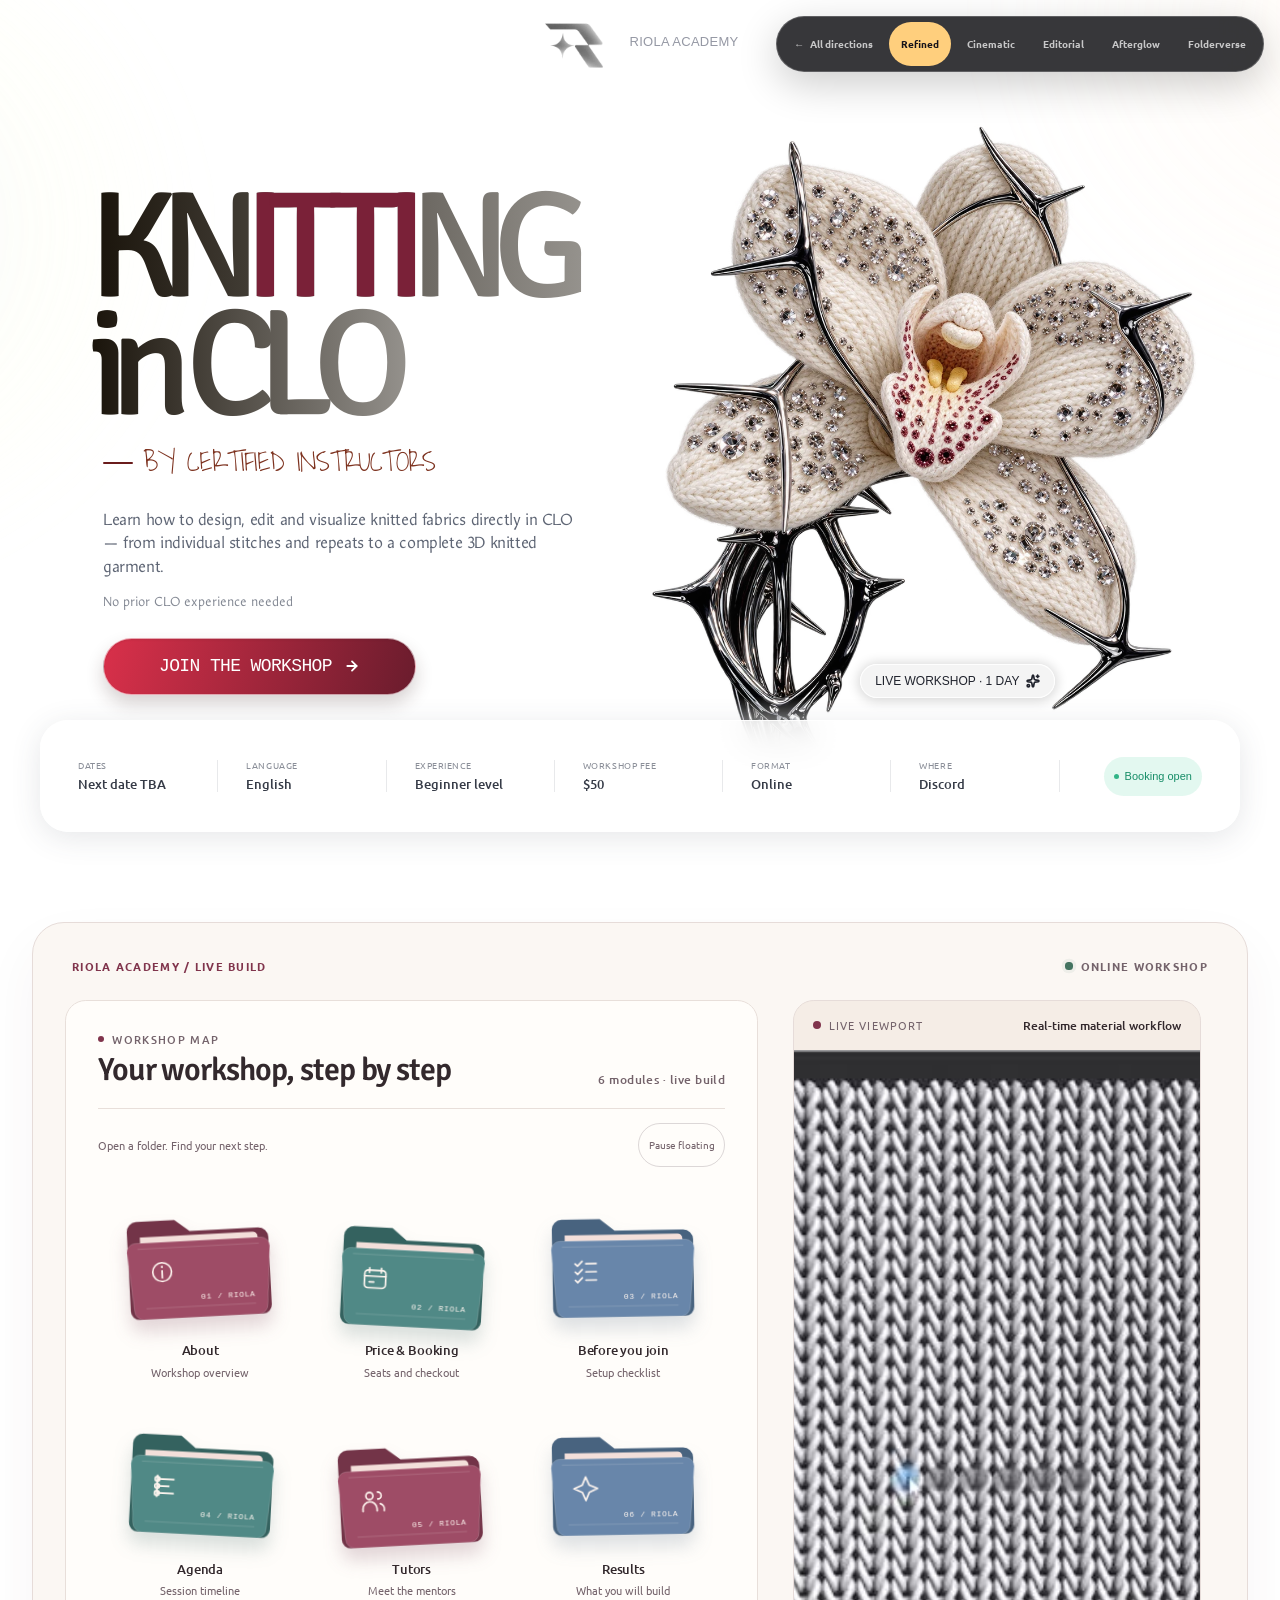
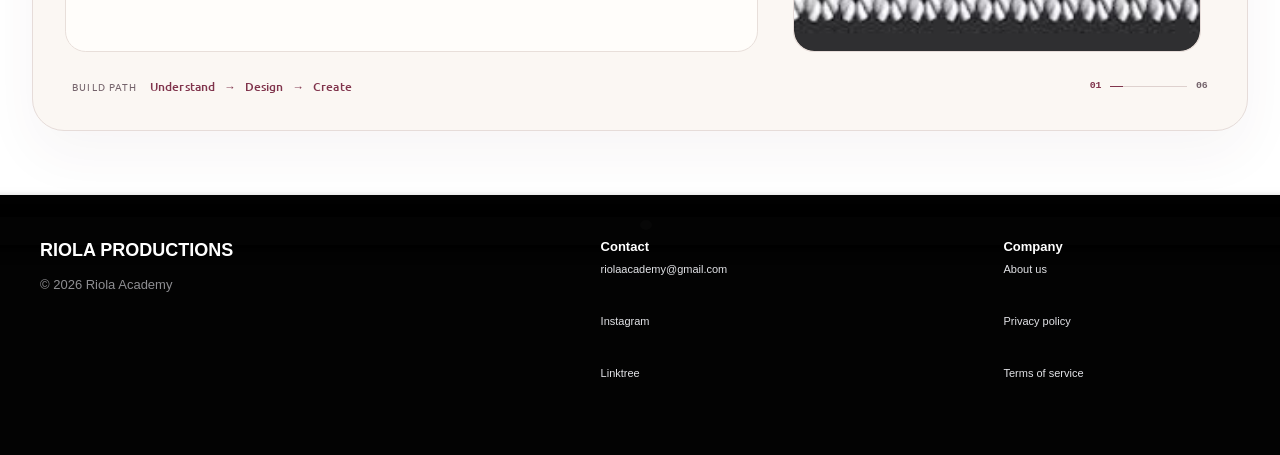
<file: refined/index.html>
<!doctype html>
<html lang="en" class="assets-loading theme-refined" data-static-preview="true">
<head>
  <meta charset="utf-8">
  <meta name="viewport" content="width=device-width, initial-scale=1">
  <meta name="theme-color" content="#ffffff">
  <meta name="description" content="A practical one-day workshop in digital knitwear design with CLO3D.">
  <title>Refined Original — RIOLA Academy concept</title>
  <link rel="icon" href="../assets/riola-mark-192.webp" type="image/webp">
  <link rel="stylesheet" href="../assets/styles.css?v=20261012172255">
  <link rel="stylesheet" href="../assets/responsive-fixes.css?v=2">
  <link rel="stylesheet" href="../assets/workshop-maps.css?v=1">
  <link rel="stylesheet" href="../assets/floating-folders.css?v=1">
  <link rel="stylesheet" href="../assets/concept-switcher.css?v=3">
  <script src="../assets/folder-motion.js?v=1" defer></script>
  <script src="../assets/app.js?v=202610131830" defer></script>
  <link rel="preload" href="../assets/fonts/Signika_Negative/SignikaNegative-VariableFont_wght.ttf" as="font" type="font/ttf" crossorigin>
  <link rel="preload" href="../assets/fonts/Waiting_for_the_Sunrise/WaitingfortheSunrise-Regular.ttf" as="font" type="font/ttf" crossorigin>
  <link rel="preload" href="../assets/fonts/Ubuntu/Ubuntu-Regular.ttf" as="font" type="font/ttf" crossorigin>
  <link rel="preload" href="../assets/fonts/Ubuntu/Ubuntu-Bold.ttf" as="font" type="font/ttf" crossorigin>
</head>
<body>
  <nav class="concept-switcher" aria-label="Design concepts">
    <a class="concept-home" href="../" aria-label="All design directions">All directions</a>
    <a aria-current="page" href="../refined/">Refined</a>
    <a href="../cinematic/">Cinematic</a>
    <a href="../editorial/">Editorial</a>
    <a href="../afterglow/">Afterglow</a>
    <a href="../folderverse/">Folderverse</a>
  </nav>
  <main class="landing" id="landing">
    <div class="ambient ambient--blue" aria-hidden="true"></div>
    <div class="ambient ambient--warm" aria-hidden="true"></div>
    <img class="knit-background" src="../assets/knit-texture-1204.webp" alt="" aria-hidden="true" loading="lazy" decoding="async">

    <header class="brand-header">
      <a class="brand" href="#top" aria-label="RIOLA Academy home">
        <img src="../assets/riola-mark-192.webp" alt="" decoding="async">
        <span>RIOLA ACADEMY</span>
      </a>
    </header>

    <section class="hero" id="top" aria-labelledby="hero-title">
      <div class="hero-copy">
        <h1 id="hero-title"><span>KN<span class="accent">ITTI</span>NG</span><span>in CLO</span></h1>
        <div class="workshop-pill workshop-pill--mobile"><span>LIVE WORKSHOP · 1 DAY</span><picture><img src="../assets/sparkles-mobile.svg" alt=""></picture></div>
        <div class="hero-subtitle"><i aria-hidden="true"></i><span>by Certified instructors</span></div>
        <p class="hero-description">Learn how to design, edit and visualize knitted fabrics directly in CLO — from individual stitches and repeats to a complete 3D knitted garment.</p>
        <p class="hero-note">No prior CLO experience needed</p>
        <button class="primary-button" type="button" data-open-booking>
          <span>Join the workshop</span>
          <picture><source media="(max-width: 760px)" srcset="../assets/arrow-right-mobile.svg"><img src="../assets/arrow-right.svg" alt=""></picture>
        </button>
      </div>
      <div class="hero-art" aria-hidden="true">
        <img class="hero-flower" src="../assets/white-flower-1000.webp" alt="" fetchpriority="high" decoding="async">
        <div class="workshop-pill workshop-pill--desktop"><span>LIVE WORKSHOP · 1 DAY</span><picture><img src="../assets/sparkles.svg" alt=""></picture></div>
      </div>
    </section>

    <section class="facts" aria-label="Workshop details">
      <div><span>Dates</span><strong>Next date TBA</strong></div>
      <div><span>Language</span><strong>English</strong></div>
      <div><span>Experience</span><strong>Beginner level</strong></div>
      <div><span>Workshop fee</span><strong>$50</strong></div>
      <div><span>Format</span><strong>Online</strong></div>
      <div><span>Where</span><strong>Discord</strong></div>
      <div class="availability"><span></span>Booking open</div>
    </section>

    <section class="desktop-gallery floating-workshop" id="workshop-map" aria-label="Workshop pages">
      <header class="workshop-stagebar">
        <span>RIOLA ACADEMY / LIVE BUILD</span>
        <div><i aria-hidden="true"></i> Online workshop</div>
      </header>
      <div class="module-nav">
        <header class="module-heading">
          <div>
            <p><span aria-hidden="true"></span> Workshop map</p>
            <h2>Your workshop, step by step</h2>
          </div>
          <small>6 modules · live build</small>
        </header>
        <div class="folder-toolbar">
          <p>Open a folder. Find your next step.</p>
          <button class="folder-motion-toggle" type="button" aria-pressed="false" hidden>Pause floating</button>
        </div>
        <div class="folder-grid">
          <button class="folder folder--about" type="button" data-page="about" aria-label="Open About the Workshop">
            <span class="folder-object" aria-hidden="true">
              <svg class="folder-shell" viewBox="0 0 160 120" fill="none" focusable="false">
                <path class="folder-back" d="M8 22a10 10 0 0 1 10-10h39l15 12h70a10 10 0 0 1 10 10v69a9 9 0 0 1-9 9H17a9 9 0 0 1-9-9Z"/>
                <path class="folder-sheet" d="M21 28h115a5 5 0 0 1 5 5v66H21Z"/>
                <path class="folder-front" d="M7 43a9 9 0 0 1 9-9h128a9 9 0 0 1 9 9l-5 60a9 9 0 0 1-9 9H21a9 9 0 0 1-9-9Z"/>
                <path class="folder-seam" d="M18 40h124M24 101h112"/>
              </svg>
              <svg class="folder-glyph" viewBox="0 0 24 24" fill="none" stroke="currentColor" stroke-width="1.4" stroke-linecap="round" stroke-linejoin="round" focusable="false"><circle cx="12" cy="12" r="8"/><path d="M12 11v6m0-10v1"/></svg>
              <span class="folder-edition">01 / RIOLA</span>
            </span>
            <span class="module-copy"><strong>About</strong><small>Workshop overview</small></span><span class="module-arrow" aria-hidden="true">↗</span>
          </button>
          <button class="folder folder--price" type="button" data-page="price" aria-label="Open Price and Booking">
            <span class="folder-object" aria-hidden="true">
              <svg class="folder-shell" viewBox="0 0 160 120" fill="none" focusable="false">
                <path class="folder-back" d="M8 22a10 10 0 0 1 10-10h39l15 12h70a10 10 0 0 1 10 10v69a9 9 0 0 1-9 9H17a9 9 0 0 1-9-9Z"/>
                <path class="folder-sheet" d="M21 28h115a5 5 0 0 1 5 5v66H21Z"/>
                <path class="folder-front" d="M7 43a9 9 0 0 1 9-9h128a9 9 0 0 1 9 9l-5 60a9 9 0 0 1-9 9H21a9 9 0 0 1-9-9Z"/>
                <path class="folder-seam" d="M18 40h124M24 101h112"/>
              </svg>
              <svg class="folder-glyph" viewBox="0 0 24 24" fill="none" stroke="currentColor" stroke-width="1.4" stroke-linecap="round" stroke-linejoin="round" focusable="false"><rect x="3" y="5" width="18" height="15" rx="3"/><path d="M7 3v4m10-4v4M3 10h18m-14 5h4"/></svg>
              <span class="folder-edition">02 / RIOLA</span>
            </span>
            <span class="module-copy"><strong>Price &amp; Booking</strong><small>Seats and checkout</small></span><span class="module-arrow" aria-hidden="true">↗</span>
          </button>
          <button class="folder folder--before" type="button" data-page="before" aria-label="Open Before You Join">
            <span class="folder-object" aria-hidden="true">
              <svg class="folder-shell" viewBox="0 0 160 120" fill="none" focusable="false">
                <path class="folder-back" d="M8 22a10 10 0 0 1 10-10h39l15 12h70a10 10 0 0 1 10 10v69a9 9 0 0 1-9 9H17a9 9 0 0 1-9-9Z"/>
                <path class="folder-sheet" d="M21 28h115a5 5 0 0 1 5 5v66H21Z"/>
                <path class="folder-front" d="M7 43a9 9 0 0 1 9-9h128a9 9 0 0 1 9 9l-5 60a9 9 0 0 1-9 9H21a9 9 0 0 1-9-9Z"/>
                <path class="folder-seam" d="M18 40h124M24 101h112"/>
              </svg>
              <svg class="folder-glyph" viewBox="0 0 24 24" fill="none" stroke="currentColor" stroke-width="1.4" stroke-linecap="round" stroke-linejoin="round" focusable="false"><path d="m3 6 2 2 4-4m3 2h9M3 13l2 2 4-4m3 2h9M3 20l2 2 4-4m3 2h9"/></svg>
              <span class="folder-edition">03 / RIOLA</span>
            </span>
            <span class="module-copy"><strong>Before you join</strong><small>Setup checklist</small></span><span class="module-arrow" aria-hidden="true">↗</span>
          </button>
          <button class="folder folder--agenda" type="button" data-page="agenda" aria-label="Open Agenda">
            <span class="folder-object" aria-hidden="true">
              <svg class="folder-shell" viewBox="0 0 160 120" fill="none" focusable="false">
                <path class="folder-back" d="M8 22a10 10 0 0 1 10-10h39l15 12h70a10 10 0 0 1 10 10v69a9 9 0 0 1-9 9H17a9 9 0 0 1-9-9Z"/>
                <path class="folder-sheet" d="M21 28h115a5 5 0 0 1 5 5v66H21Z"/>
                <path class="folder-front" d="M7 43a9 9 0 0 1 9-9h128a9 9 0 0 1 9 9l-5 60a9 9 0 0 1-9 9H21a9 9 0 0 1-9-9Z"/>
                <path class="folder-seam" d="M18 40h124M24 101h112"/>
              </svg>
              <svg class="folder-glyph" viewBox="0 0 24 24" fill="none" stroke="currentColor" stroke-width="1.4" stroke-linecap="round" stroke-linejoin="round" focusable="false"><path d="M6 3v18m0-15h14M6 12h10M6 18h14"/><circle cx="6" cy="6" r="2"/><circle cx="6" cy="12" r="2"/><circle cx="6" cy="18" r="2"/></svg>
              <span class="folder-edition">04 / RIOLA</span>
            </span>
            <span class="module-copy"><strong>Agenda</strong><small>Session timeline</small></span><span class="module-arrow" aria-hidden="true">↗</span>
          </button>
          <button class="folder folder--tutors" type="button" data-page="tutors" aria-label="Open Tutors">
            <span class="folder-object" aria-hidden="true">
              <svg class="folder-shell" viewBox="0 0 160 120" fill="none" focusable="false">
                <path class="folder-back" d="M8 22a10 10 0 0 1 10-10h39l15 12h70a10 10 0 0 1 10 10v69a9 9 0 0 1-9 9H17a9 9 0 0 1-9-9Z"/>
                <path class="folder-sheet" d="M21 28h115a5 5 0 0 1 5 5v66H21Z"/>
                <path class="folder-front" d="M7 43a9 9 0 0 1 9-9h128a9 9 0 0 1 9 9l-5 60a9 9 0 0 1-9 9H21a9 9 0 0 1-9-9Z"/>
                <path class="folder-seam" d="M18 40h124M24 101h112"/>
              </svg>
              <svg class="folder-glyph" viewBox="0 0 24 24" fill="none" stroke="currentColor" stroke-width="1.4" stroke-linecap="round" stroke-linejoin="round" focusable="false"><circle cx="9" cy="8" r="3"/><path d="M3 21v-2a6 6 0 0 1 12 0v2M16 5a3 3 0 0 1 0 6m2 4a5 5 0 0 1 3 6"/></svg>
              <span class="folder-edition">05 / RIOLA</span>
            </span>
            <span class="module-copy"><strong>Tutors</strong><small>Meet the mentors</small></span><span class="module-arrow" aria-hidden="true">↗</span>
          </button>
          <button class="folder folder--results" type="button" data-page="results" aria-label="Open Results">
            <span class="folder-object" aria-hidden="true">
              <svg class="folder-shell" viewBox="0 0 160 120" fill="none" focusable="false">
                <path class="folder-back" d="M8 22a10 10 0 0 1 10-10h39l15 12h70a10 10 0 0 1 10 10v69a9 9 0 0 1-9 9H17a9 9 0 0 1-9-9Z"/>
                <path class="folder-sheet" d="M21 28h115a5 5 0 0 1 5 5v66H21Z"/>
                <path class="folder-front" d="M7 43a9 9 0 0 1 9-9h128a9 9 0 0 1 9 9l-5 60a9 9 0 0 1-9 9H21a9 9 0 0 1-9-9Z"/>
                <path class="folder-seam" d="M18 40h124M24 101h112"/>
              </svg>
              <svg class="folder-glyph" viewBox="0 0 24 24" fill="none" stroke="currentColor" stroke-width="1.4" stroke-linecap="round" stroke-linejoin="round" focusable="false"><path d="m12 2 3 7 7 3-7 3-3 7-3-7-7-3 7-3Z"/></svg>
              <span class="folder-edition">06 / RIOLA</span>
            </span>
            <span class="module-copy"><strong>Results</strong><small>What you will build</small></span><span class="module-arrow" aria-hidden="true">↗</span>
          </button>
        </div>
      </div>
      <figure class="knit-preview">
        <figcaption><span><i aria-hidden="true"></i> Live viewport</span><strong>Real-time material workflow</strong></figcaption>
        <video muted loop playsinline preload="none" poster="../assets/clo-knit-poster.jpg" data-lazy-video aria-label="Close-up video of knitted fabric being worked in CLO">
          <source src="../assets/clo-knit-demo-mobile.mp4" type="video/mp4">
        </video>
      </figure>
      <footer class="workshop-stage-footer">
        <p><span>Build path</span><strong>Understand <i aria-hidden="true">→</i> Design <i aria-hidden="true">→</i> Create</strong></p>
        <div class="stage-progress" aria-label="Six workshop checkpoints"><span>01</span><i aria-hidden="true"></i><span>06</span></div>
      </footer>
    </section>

    <footer class="site-footer">
      <div class="footer-brand"><strong>RIOLA PRODUCTIONS</strong><small>© 2026 Riola Academy</small></div>
      <div><strong>Contact</strong><a href="mailto:riolaacademy@gmail.com">riolaacademy@gmail.com</a><a href="#instagram">Instagram</a><a href="#linktree">Linktree</a></div>
      <div><strong>Company</strong><a href="#about" data-page="tutors">About us</a><a href="https://riola-academy.com/privacypolicy">Privacy policy</a><a href="https://riola-academy.com/termsofservice">Terms of service</a></div>
    </footer>
  </main>

  <div class="modal-blur-layer" id="modalBlurLayer" aria-hidden="true" hidden></div>

  <div class="modal-backdrop" id="pageBackdrop" hidden>
    <section class="page-window" role="dialog" aria-modal="true" aria-labelledby="pageWindowTitle">
      <header class="window-bar">
        <span class="live-pill"><img data-src="../assets/radio.svg" alt="">LIVE</span>
        <div class="window-identity"><small id="pageFolder">Chapter 01</small><h2 id="pageWindowTitle">About the Workshop</h2></div>
        <button class="close-button" type="button" data-close aria-label="Close page"></button>
      </header>
      <div class="page-body" id="pageBody"></div>
    </section>
  </div>

  <div class="modal-backdrop modal-backdrop--booking" id="bookingBackdrop" hidden>
    <section class="booking-window" role="dialog" aria-modal="true" aria-labelledby="bookingTitle">
      <header class="booking-bar">
        <div><small>Booking demo</small><h2 id="bookingTitle">Reserve a workshop place</h2></div>
        <button class="close-button" type="button" data-close aria-label="Close booking form"></button>
      </header>
      <form class="booking-form" id="bookingForm">
        <label>Full name<input name="full_name" type="text" placeholder="Enter full name" autocomplete="name" maxlength="50" required></label>
        <label>Email address<input name="email" type="email" placeholder="Enter email address" autocomplete="email" maxlength="50" required></label>
        <label for="referralSource" aria-hidden="true">How did you hear about the workshop?<input id="referralSource" name="referral_source" type="text" tabindex="-1" autocomplete="off"></label>
        <div class="submit-button-container">
          <button class="submit-button" type="submit">Register for the Workshop</button>
          <div class="form-message-container">
            <p class="form-message" id="formMessage" role="status" aria-live="polite"></p>
          </div>
          <div id="turnstileWidget" aria-live="polite" hidden></div>
        </div>
      </form>
      <div class="sweater-rack" aria-hidden="true"><img data-src="../assets/sweater-rack-720.webp" alt=""></div>
    </section>
  </div>

  <template id="page-about">
    <article class="content-page about-page">
      <section class="about-intro">
        <div class="page-heading">
          <p class="eyebrow">Live · practical · beginner friendly</p>
          <h3>Workshop in digital knitwear design</h3>
          <p>This workshop is a compact one-day introduction to knitted garment creation in CLO3D. It focuses on the knitting features available in CLO, including the newer tools and options introduced in recent updates, and shows students how they can be used creatively in digital fashion design.</p>
          <dl class="quick-facts"><div><dt>Format</dt><dd>Live online<br>Discord</dd></div><div><dt>Duration</dt><dd>1 day</dd></div><div><dt>Level</dt><dd>Beginner /<br>intermediate</dd></div></dl>
        </div>
        <div class="rack-photo"><img src="../assets/sweater-rack-720.webp" alt="Knitted garments on a clothing rack"></div>
      </section>
      <section class="about-cards">
        <article class="info-card process-card"><span class="icon-chip"><img src="../assets/pointer.svg" alt=""></span><h4>Watch, build, repeat</h4><p>During the workshop, participants create their own individual knitted piece, such as a sweater, dress, or another knit-based garment. They can either follow a concept and visual direction proposed by us or bring their own idea and references. We guide each participant individually throughout the process, helping them adapt the design, shape the silhouette, and refine the garment in CLO3D.</p><img class="red-flower red-flower--desktop" src="../assets/red-flower.png" alt=""></article>
        <article class="info-card learning-card"><span class="photo-label">Live demonstration</span><span class="icon-chip"><img src="../assets/brain.svg" alt=""></span><h4>What you will learn:</h4><div class="learning-grid"><div><strong>Understand</strong><p>Learn how knitted fabrics work, from yarn and gauge to stitches, structure and production.</p></div><div><strong>Design</strong><p>Create your own knit patterns and textures using CLO’s Knit Swatch Editor.</p></div><div><strong>Create</strong><p>Apply your knit design to a garment and develop a complete 3D knitted outfit.</p></div></div><img class="red-flower red-flower--mobile" src="../assets/red-flower.png" alt=""></article>
      </section>
    </article>
  </template>

  <template id="page-agenda">
    <article class="content-page agenda-page">
      <div class="page-heading heading-with-pill"><div><p class="eyebrow eyebrow--blue">A complete guided workflow</p><h3>Three focused chapters.</h3><p>Each part combines live demonstration, guided practice and time to ask questions.</p></div><span class="soft-pill"><img src="../assets/calendar.svg" alt="">1 day workshop</span></div>
      <section class="agenda-grid">
        <article class="agenda-card"><div class="process-photo"><img src="../assets/agenda-part1.png" alt="CLO garment workspace"><span>Part 1</span></div><p class="eyebrow eyebrow--blue">Part 1</p><h4>Understanding knitwear</h4><ol><li>How knitted fabric is constructed</li><li>Gauge, yarn thickness and stitch density</li><li>How knit structure affects stretch, thickness, drape …</li><li>What can be simulated in CLO and what belongs to the industrial production stage</li><li><b>Outcome:</b> Participants understand the logic behind knitted fabrics before designing their own.</li></ol><small>Demonstration · guided practice · questions</small></article>
        <article class="agenda-card"><div class="process-photo"><img src="../assets/knit-blue.png" alt="Blue knitted stitch structure"><span>Part 2</span></div><p class="eyebrow eyebrow--blue">Part 2</p><h4>Designing your knit</h4><ol><li>The main creative part of the workshop takes place in the Knit Swatch Editor.</li><li>Combining different stitch structures:<ul><li>Knit / Purl</li><li>Rib</li><li>Tuck</li><li>Transfer</li><li>Cable</li></ul></li><li><b>Outcome:</b> Everyone leaves Part 2 with their own designed knitted fabric rather than simply learning where different buttons are in CLO.</li></ol><small>Demonstration · guided practice · questions</small></article>
        <article class="agenda-card"><div class="process-photo"><img src="../assets/agenda-part3.png" alt="Digital fashion collection in CLO"><span>Part 3</span></div><p class="eyebrow eyebrow--blue">Part 3</p><h4>From knit swatch to 3D outfit</h4><ol><li>Preparing the garment and 2D patterns</li><li>Controlling scale and knit direction</li><li>Simulating the garment in 3D</li><li>Presenting the final 3D result</li></ol><small>Optional extension based on the cohort schedule.</small></article>
      </section>
    </article>
  </template>

  <template id="page-results">
    <article class="content-page results-page">
      <div class="page-heading"><p class="eyebrow">Every participant creates</p><h3>1 custom knit structure → 1 knitted fabric → 1 complete 3D knitted outfit</h3><p>The final session ends with a presentation/review of the different approaches developed during the workshop.</p></div>
      <section class="results-gallery"><figure class="result-outfit"><img src="../assets/results-outfit.png" alt="Front view of a finished digital outfit"><figcaption>Front view</figcaption></figure><div class="swatch-grid" aria-label="Knitted fabric outcomes"><figure class="swatch-tile"><img src="../assets/knit-blue.png" alt="Blue knitted swatch"></figure><figure class="swatch-tile"><img src="../assets/knit-grey.png" alt="Red knitted swatch"></figure><figure class="swatch-tile"><img src="../assets/knit-indigo.png" alt="Grey knitted swatch"></figure><figure class="swatch-tile"><img src="../assets/knit-red.png" alt="Beige knitted swatch"></figure><figure class="swatch-tile"><img src="../assets/knit-beige-800.webp" alt="Indigo knitted swatch"></figure><figure class="swatch-tile"><img src="../assets/knit-pink.png" alt="Pink knitted swatch"></figure></div></section>
    </article>
  </template>

  <template id="page-tutors">
    <article class="content-page tutors-page">
      <div class="page-heading heading-with-pill"><div><p class="eyebrow">Meet your tutors</p><h3>Learn live with room to ask.</h3><p>Two practitioners guide demonstrations, practice and feedback.</p></div><span class="soft-pill"><img src="../assets/messages.svg" alt="">Live teaching + feedback</span></div>
      <section class="tutor-grid">
        <article class="tutor-card"><img class="portrait" src="../assets/daria.png" alt="Daria Tryfonova"><div class="tutor-copy"><span class="verified"><img src="../assets/badge-check.svg" alt="">Verified</span><h4>Daria Tryfonova</h4><p class="role">3D Art Director | Unreal Engine Authorized Instructor (Epic Games Authorization) | CloCreator | Paralegal</p><p>Co-founder of RIOLA, a 3D studio with a creative portfolio spanning 150+ digital fashion looks and three CG films. Selected as one of 22 official CLOcreators worldwide, with work showcased at Unreal Fest Chicago and CLO events in Munich and London. Delivered workshops at NABA in Milan and the Polish-Japanese Academy of Information Technology, alongside live masterclasses and webinars connecting CLO workflows with Unreal Engine.</p><p>Professional experience includes in-game cinematic production at Midnight Works, CG fashion campaigns for ZHILYOVA, and art direction for confidential game projects. Builds complete production pipelines connecting artistic vision with technical execution, from modeling and texturing to asset integration, animation, simulation and cinematic delivery, working across Unreal Engine, CLO, Marvelous Designer, Maya, Blender, Houdini and Substance.</p><p>Achievements include second place in inZOI’s Elegant Awards competition. An academic background in new media arts (Masters) and law (Bachelor) brings an additional perspective on intellectual property, supported by research into the legal implications of AI in digital fashion.</p></div></article>
        <article class="tutor-card"><img class="portrait" src="../assets/olha.png" alt="Olha Kurochkina"><div class="tutor-copy"><span class="verified"><img src="../assets/badge-check.svg" alt="">Verified</span><h4>Olha Kurochkina</h4><p class="role">Digital Fashion &amp; Technical Artist | Unreal Engine Authorized Instructor | Official CLO Creator | International Speaker &amp; Educator</p><p>Co-founder of RIOLA, specializing in CLO, Unreal Engine, Blender and real-time 3D production, with a focus on cross-software pipelines for digital garments, MetaHuman workflows, Chaos Cloth and fashion for games.</p><p>Regularly teaches Unreal Engine, CLO, Blender and other 3D tools, combining practical production experience with technical education. Has taught and mentored 300+ students and workshop participants through ongoing classes, online programs, workshops and intensive training sessions.</p><p>International speaker at Unreal Fest 2026, with a hands-on session focused on building highly detailed fashion for games and transferring garments from CLO3D into Unreal Engine. Delivered workshops at NABA in Milan and the Polish-Japanese Academy of Information Technology, focusing on practical workflows that connect digital fashion design with real-time production. Selected as one of 22 official CLO Creators worldwide, with work featured at CLO and Unreal Engine events across Europe and the United States. Achievements also include second place in the inZOI competition.</p></div></article>
      </section>
    </article>
  </template>

  <template id="page-before">
    <article class="content-page before-page">
      <div class="page-heading heading-with-pill"><div><p class="eyebrow eyebrow--blue">Setup checklist</p><h3>Before You Join</h3><p>Complete these steps before the workshop so the live sessions can stay focused on your outfit.</p></div><span class="soft-pill"><img src="../assets/clock.svg" alt="">Allow 30–45 minutes</span></div>
      <section class="preparation-grid">
        <article class="checklist-card"><div class="checklist-title"><h4>Technical preparation</h4><span><b id="checkProgress">0</b> / 7 complete</span></div><ul class="checklist">
          <li><label><input type="checkbox"><span class="check-dot"><img src="../assets/check.svg" alt=""></span><span><b>Install CLO</b><small>Download and install CLO before the first live session.</small></span><em>Required</em></label></li>
          <li><label><input type="checkbox"><span class="check-dot"><img src="../assets/check.svg" alt=""></span><span><b>Activate a license or trial</b><small>Confirm your CLO license or active trial opens correctly.</small></span><em>Required</em></label></li>
          <li><label><input type="checkbox"><span class="check-dot"><img src="../assets/check.svg" alt=""></span><span><b>Check if you joined the Discord channel after the payment</b><small>It will be sent to your email after the payment.</small></span><em>Required</em></label></li>
          <li><label><input type="checkbox"><span class="check-dot"><img src="../assets/check.svg" alt=""></span><span><b>Check the software version</b><small>Use 2026.1.224 CLO version so workshop files match.</small></span><em>Verify</em></label></li>
          <li><label><input type="checkbox"><span class="check-dot"><img src="../assets/check.svg" alt=""></span><span><b>Confirm computer requirements</b><small>Compare your computer with CLO’s current published requirements.</small></span><em>Verify</em></label></li>
          <li><label><input type="checkbox"><span class="check-dot"><img src="../assets/check.svg" alt=""></span><span><b>Download starter files</b><small>Save the pattern pack, avatar and fabric references locally.</small></span><em>Provided</em></label></li>
          <li><label><input type="checkbox"><span class="check-dot"><img src="../assets/check.svg" alt=""></span><span><b>Prepare for live sessions</b><small>Use a stable connection, headphones and a second screen if available.</small></span><em>Recommended</em></label></li>
        </ul></article>
        <article class="starter-card"><img src="../assets/starter-folder.png" alt="Starter files folder illustration"><span class="starter-kind">Folder <span><img src="../assets/folder-down.svg" alt="">Included before class</span></span><h4>Starter file pack</h4><p>You’ll receive starter patterns, a base avatar, fabric references and a short setup guide. Download links are shared after booking.</p><a href="mailto:riolaacademy@gmail.com">Need setup help? Contact riolaacademy@gmail.com</a></article>
      </section>
    </article>
  </template>

  <template id="page-price">
    <article class="content-page price-page">
      <div class="page-heading heading-with-pill"><div><p class="eyebrow eyebrow--blue">Reserve your workshop place</p><h3>Your first outfit starts here.</h3><p>Review the confirmed format and open the booking demo to see the next step.</p></div><span class="soft-pill"><img src="../assets/users.svg" alt="">Limited live cohort</span></div>
      <section class="price-layout">
        <article class="price-card"><p class="eyebrow eyebrow--blue">Workshop fee</p><strong class="price-amount">$50</strong><dl><div><dt>Dates</dt><dd>To be announced</dd></div><div><dt>Session hours</dt><dd>4 hours</dd></div><div><dt>Time zone</dt><dd>To be confirmed</dd></div></dl><button class="primary-button" type="button" data-open-booking><span>Book your demo</span><picture><source media="(max-width: 760px)" srcset="../assets/arrow-right-mobile.svg"><img src="../assets/arrow-right-alt.svg" alt=""></picture></button><small>Your place is confirmed after payment and a confirmation email.</small></article>
        <div class="price-details"><article class="inclusions-card"><h4>Confirmed inclusions</h4><ul><li><span>✓</span><div><b>1 live core workshop day</b><small>Step-by-step demonstrations and guided practice.</small></div></li><li><span>✓</span><div><b>Portfolio-ready outfit</b></div></li><li><span>✓</span><div><b>Starter files</b><small>Patterns, avatar and fabric references.</small></div></li><li><span>✓</span><div><b>Presentation feedback</b><small>Live review of your completed outfit.</small></div></li></ul></article><article class="terms-card"><h4>Booking terms</h4><ol><li><b>01 - Contact us</b><p>Contact RIOLA Production at <a href="mailto:riolaacademy@gmail.com">riolaacademy@gmail.com</a> to check availability for the workshop.</p></li><li><b>02 - Pay via Bank Transfer</b><p>Once your booking is confirmed, you’ll receive the bank account details for a transfer in <b>USD</b> or <b>EUR</b>.</p><p>After completing the transfer, please send your payment receipt along with your Discord username so we can verify your payment and grant you access.</p></li><li><b>03 - Get Discord access</b><p>Once the payment is confirmed, you’ll receive an invitation to the private Discord workshop channel.</p></li></ol><p class="terms-note">Please include your exact Discord username (not your display name) when sending your payment receipt.</p></article></div>
      </section>
    </article>
  </template>

</body>
</html>
</file>
<file: assets/styles.css>
@font-face {
  font-family: 'Signika Negative';
  src: url('./fonts/Signika_Negative/SignikaNegative-VariableFont_wght.ttf') format('truetype');
  font-style: normal;
  font-weight: 300 700;
  font-display: swap;
}

@font-face {
  font-family: 'Waiting for the Sunrise';
  src: url('./fonts/Waiting_for_the_Sunrise/WaitingfortheSunrise-Regular.ttf') format('truetype');
  font-style: normal;
  font-weight: 400;
  font-display: swap;
}

@font-face {
  font-family: 'Ubuntu';
  src: url('./fonts/Ubuntu/Ubuntu-Regular.ttf') format('truetype');
  font-style: normal;
  font-weight: 400;
  font-display: swap;
}

@font-face {
  font-family: 'Ubuntu';
  src: url('./fonts/Ubuntu/Ubuntu-Medium.ttf') format('truetype');
  font-style: normal;
  font-weight: 500;
  font-display: swap;
}

@font-face {
  font-family: 'Ubuntu';
  src: url('./fonts/Ubuntu/Ubuntu-Bold.ttf') format('truetype');
  font-style: normal;
  font-weight: 700;
  font-display: swap;
}

@font-face {
  font-family: 'Amarna';
  src: url('./fonts/Amarna/Amarna-VariableFont_wght.ttf') format('truetype');
  font-style: normal;
  font-weight: 100 900;
  font-display: swap;
}

@font-face { font-family: 'Poppins'; src: url('./fonts/Poppins/Poppins-Regular.ttf') format('truetype'); font-style: normal; font-weight: 400; font-display: swap; }

@keyframes fade-in {
  0% {
    opacity: 0;
  }

  100% {
    opacity: 1;
  }
}

:root {
  color-scheme: light;
  --ink: #20232d;
  --muted: #737987;
  --blue: #334fcc;
  --wine: #7a2138;
  --green: #2dbd8a;
  --line: rgba(60, 60, 67, .14);
  --glass: rgba(255, 255, 255, .72);
  font-family: Ubuntu, Inter, Arial, sans-serif;
  color: var(--ink);
  background: #fff;
  font-synthesis: none;
  text-rendering: optimizeLegibility;
}

* { box-sizing: border-box; }
html { min-width: 320px; scroll-behavior: smooth; scrollbar-gutter: stable; }
html.modal-open { overflow: hidden; }
html.assets-loading body { overflow: hidden; visibility: hidden; }
html.assets-ready body { animation: assets-ready .18s ease-out both; }
@keyframes assets-ready { from { opacity: 0; } to { opacity: 1; } }
body { margin: 0; min-width: 320px; background: #fff; overflow-x: hidden; }
button, input { font: inherit; }
:where(button, summary, label, [role="button"], [data-page], [data-open-booking], [data-close], [onclick], img, video, figure) { -webkit-tap-highlight-color: transparent; -webkit-touch-callout: none; touch-action: manipulation; }
button { color: inherit; user-select: none; }
img { display: block; max-width: 100%; user-select: none; }
a { color: inherit; }
[hidden] { display: none !important; }

.landing {
  position: relative;
  isolation: isolate;
  min-height: 100vh;
  overflow: clip;
  display: flex;
  flex-direction: column;
  background: #fff;
}
.landing > :not(.site-footer) { transition: filter 250ms ease; }
.ambient { position: absolute; z-index: -2; pointer-events: none; width: 862px; height: 740px; border-radius: 50%; filter: blur(34px); opacity: .65; }
.ambient--blue { left: -660px; top: -140px; background: radial-gradient(ellipse at 50% 50%, rgba(184,199,255,.34), rgba(251,255,206,.16) 44%, transparent 70%); }
.ambient--warm { right: -550px; top: -350px; background: radial-gradient(ellipse at 50% 50%, rgba(255,233,208,.25), transparent 70%); }
.knit-background { position: absolute; z-index: -1; pointer-events: none; left: -190px; bottom: -96px; width: min(790px, 58vw); height: 560px; object-fit: cover; object-position: center; transform: rotate(-7deg); opacity: .88; mask-image: linear-gradient(125deg, #000 0%, #000 52%, transparent 83%); }

.brand-header { flex: 0 0 auto; height: 82px; display: flex; align-items: center; justify-content: center; position: relative; z-index: 1; }
.brand { display: flex; align-items: center; gap: 10px; text-decoration: none; color: #9598a4; font: 400 13px/1 Inter, sans-serif; letter-spacing: .02em; }
.brand img { width: 48px; height: 48px; object-fit: contain; }

.hero { position: relative; width: min(1200px, calc(100% - 64px)); min-height: 418px; margin: 0 auto; display: grid; grid-template-columns: minmax(420px, .98fr) minmax(390px, 1.02fr); align-items: center; }
.hero-copy { position: relative; z-index: 2; padding: 0 0 18px 22px; }
.hero h1 { display: flex; flex-direction: column; margin: 0 0 24px; font-family: 'Signika Negative', Ubuntu, sans-serif; font-weight: 500; font-size: clamp(92px, 13.1vw, 188px); line-height: .72; letter-spacing: -.105em; color: #211c18; }
.hero h1 > span { white-space: nowrap; }
.hero h1 > span {
  display: inline-block;
  flex: 0 0 auto;
  padding-right: 20px;
  align-self: flex-start;
  width: max-content;
  max-width: none;
  color: transparent;
  background: linear-gradient(90deg, #181209 0%, #97948f 100%);
  -webkit-background-clip: text;
  background-clip: text;
  -webkit-text-fill-color: transparent;
}
.hero h1 .accent {
  color: var(--wine);
  -webkit-text-fill-color: var(--wine);
}
.hero-subtitle { display: flex; align-items: center; gap: 10px; margin: 18px 0 23px; color: #7d321f; font: 400 clamp(20px, 2.6vw, 33px)/1.05 'Waiting for the Sunrise', cursive; letter-spacing: -.03em; text-transform: uppercase; white-space: nowrap; }
.hero-subtitle i { display: block; width: 24px; height: 2px; border-radius: 9px; background: #6a1c1c; flex: 0 0 auto; }
.hero-description { max-width: 520px; margin: 0; color: #5f6675; font: 400 15px/1.5 Amarna, Ubuntu, sans-serif; letter-spacing: -.025em; }
.hero-note { margin: 10px 0 21px; color: #858a95; font: 400 11px/1.4 Amarna, Inter, sans-serif; }
.primary-button { display: inline-flex; align-items: center; justify-content: center; gap: 12px; min-height: 52px; padding: 0 22px; border: 1px solid rgba(255,255,255,.58); border-radius: 999px; color: #fff; background: linear-gradient(105deg, #d9304a, #6a1c2d); box-shadow: 0 9px 18px rgba(56, 28, 28, .2), inset 0 1px 2px rgba(0,0,0,.08); cursor: pointer; transition: transform .18s ease, box-shadow .18s ease; }
.primary-button span { font: 400 15px/1 Ubuntu Mono, monospace; text-transform: uppercase; letter-spacing: -.035em; }
.primary-button picture { width: 16px; height: 16px; display: grid; place-items: center; flex: 0 0 16px; }
.primary-button:hover { transform: translateY(-2px); box-shadow: 0 13px 24px rgba(56, 28, 28, .24), inset 0 1px 2px rgba(0,0,0,.08); }
.primary-button:focus-visible, .folder:focus-visible, .close-button:focus-visible, .submit-button:focus-visible { outline: 3px solid #6698ff; outline-offset: 3px; }
.hero-art { height: 420px; position: relative; z-index: 1; align-self: stretch; }
.hero-flower { position: absolute; inset: 3px -25px 0 -8px; width: calc(100% + 40px); height: 100%; object-fit: contain; object-position: bottom; }
.workshop-pill { position: absolute; z-index: 2; left: 17%; bottom: 16px; display: inline-flex; align-items: center; gap: 7px; padding: 8px 13px; border: 1px solid rgba(255,255,255,.84); border-radius: 999px; background: rgba(240,240,240,.72); box-shadow: 0 1px 12px 2px rgba(0,0,0,.16); font: 500 10px/1 Inter, sans-serif; white-space: nowrap; }
.workshop-pill picture { width: 14px; height: 14px; display: grid; place-items: center; }

.facts { position: relative; z-index: 2; width: min(1320px, calc(100% - 64px)); min-height: 96px; margin: 6px auto 0; padding: 18px 27px; display: grid; grid-template-columns: repeat(6, minmax(0, 1fr)) auto; align-items: center; gap: 0; border: 1px solid rgba(255,255,255,.86); border-radius: 26px; background: rgba(255,255,255,.76); box-shadow: 0 6px 30px rgba(64, 72, 88, .13); backdrop-filter: blur(18px); }
.facts > div:not(.availability) { padding: 0 20px; border-right: 1px solid rgba(91, 99, 115, .14); }
.facts > div:first-child { padding-left: 12px; }
.facts span { display: block; color: #8a8e98; font: 400 8px/1.3 Ubuntu; letter-spacing: .06em; text-transform: uppercase; }
.facts strong { display: block; margin-top: 4px; color: #363b47; font: 500 11px/1.3 Ubuntu; white-space: nowrap; }
.facts .availability { display: flex; align-items: center; gap: 6px; margin-left: 16px; padding: 14px 10px; border-radius: 999px; color: #168d67; background: rgba(222, 247, 238, .85); font: 500 9px/1 Inter, sans-serif; white-space: nowrap; }
.facts .availability span { width: 5px; height: 5px; display: block; border-radius: 50%; background: #32b487; }

.desktop-gallery { width: min(1160px, calc(100% - 64px)); margin: 26px auto 38px; min-height: 286px; display: grid; grid-template-columns: minmax(570px, 1.35fr) minmax(265px, .8fr); align-items: center; gap: 42px; position: relative; z-index: 1; }
.folder-grid { display: grid; grid-template-columns: repeat(4, minmax(100px, 1fr)); grid-auto-rows: 138px; align-items: center; justify-items: center; }
.folder { user-select: none; -webkit-user-select: none; -webkit-tap-highlight-color: transparent; -webkit-touch-callout: none; touch-action: manipulation; width: 116px; max-width: 100%; display: flex; flex-direction: column; align-items: center; gap: 5px; padding: 0; border: 0; background: transparent; cursor: pointer; color: #16171b; font: 400 13px/1.15 Poppins, Inter, sans-serif; letter-spacing: -.04em; text-align: center; transition: transform .16s ease; }
.folder img { user-select: none; width: 100%; aspect-ratio: 116 / 98; object-fit: contain; filter: drop-shadow(0 2px 2px rgba(0,0,0,.08)); }
.folder span { user-select: none; display: inline-block; max-width: 130px; padding: 2px 5px; border-radius: 5px; background: rgba(255,255,255,.72); backdrop-filter: blur(5px); }
.folder:hover { transform: translateY(-5px) scale(1.03); }
.folder--tutors { grid-column: 2; grid-row: 2; }
.folder--results { grid-column: 3; grid-row: 2; }
.knit-preview { --knit-preview-radius: 32px; justify-self: center; width: min(350px, 100%); aspect-ratio: 408 / 339; margin: 0; overflow: hidden; border-radius: var(--knit-preview-radius); }
.knit-preview video { display: block; width: 100%; height: 100%; border-radius: var(--knit-preview-radius); clip-path: inset(0 round var(--knit-preview-radius)); object-fit: cover; }

.site-footer { min-height: 142px; margin-top: auto; padding: 25px max(28px, calc((100% - 680px) / 2)); display: grid; grid-template-columns: 1.25fr .75fr .75fr; gap: 48px; color: #fff; background: #030303; position: relative; z-index: 2; font-family: Inter, sans-serif; }
.site-footer > div { display: flex; flex-direction: column; align-items: flex-start; gap: 8px; transition: filter 250ms ease; }
.site-footer strong { font-size: 10px; line-height: 1.2; font-weight: 600; }
.site-footer a { color: #e2e3e7; text-decoration: none; font-size: 9px; }
.site-footer a:hover { color: #65bbff; }
.site-footer .footer-brand strong { font-size: 13px; }
.site-footer small { margin-top: 7px; color: #8e8e92; font-size: 8px; }
.site-footer .footer-brand { padding-top: 1px; }
.site-footer .footer-brand::after { content: ''; position: absolute; left: 50%; top: 25px; width: 12px; height: 10px; border-radius: 50%; background: #fff; opacity: .02; }

/* Floating workshop windows */
.modal-blur-layer { position: fixed; z-index: 19; inset: 0; pointer-events: none; opacity: 0; transition: opacity 250ms ease; }
.modal-blur-layer.is-visible { opacity: 1; }
/* Filter the page content itself so modal scrolling and the Turnstile iframe stay outside the backdrop compositor path. */
html.booking-blur-active .landing,
html.page-blur-active .landing { filter: none; }
html.booking-blur-active .landing > :not(.site-footer),
html.page-blur-active .landing > :not(.site-footer) { filter: blur(10.5px) saturate(.78); }
html.booking-blur-active .site-footer,
html.page-blur-active .site-footer { position: relative; isolation: isolate; }
.site-footer::before { content: ''; position: absolute; z-index: -1; inset: -8px 0 auto;  height: 28px; background: #030303; box-shadow: #000 0 -5px 10px 10px; pointer-events: none; transform: translateY(30px); transition: transform .3s ease; }
html.booking-blur-active .site-footer::before,
html.page-blur-active .site-footer::before {
  transform: translateY(13px)
}
html.booking-blur-active .site-footer > div,
html.page-blur-active .site-footer > div { position: relative; z-index: 1; filter: blur(10.5px) saturate(.78); }
.modal-backdrop { position: fixed; z-index: 20; inset: 0; display: grid; place-items: center; padding: 18px; background: rgba(18, 20, 24, .28); opacity: 0; pointer-events: none; transition: opacity 250ms ease; }
.modal-backdrop.is-visible { opacity: 1; pointer-events: auto; }
.modal-backdrop > .page-window, .modal-backdrop > .booking-window { opacity: 0; transform: scale(.985); will-change: opacity, transform; transition: opacity 250ms ease, transform 250ms ease; }
.modal-backdrop.is-visible > .page-window, .modal-backdrop.is-visible > .booking-window { opacity: 1; transform: scale(1); }
.page-window, .booking-window { position: relative; overflow: hidden; border: 1px solid rgba(255,255,255,.92); border-radius: 32px; background: rgba(255,255,255,.92); box-shadow: 0 12px 56px rgba(0,0,0,.26), inset 0 40px 10px -40px rgba(40,40,40,.35), inset 0 -40px 10px -40px rgba(40,40,40,.25); }
.page-window { display: flex; flex-direction: column; width: min(1440px, calc(100vw - 36px)); max-height: calc(100dvh - 36px); min-height: min(560px, calc(100dvh - 36px)); overflow-x: hidden;}
.window-bar { position: relative; flex: 0 0 78px; display: grid; grid-template-columns: 1fr 2fr 1fr; align-items: center; padding: 0 26px; border-bottom: 1px solid rgba(255,255,255,.48); }
.live-pill { user-select: none; justify-self: start; display: inline-flex; align-items: center; gap: 7px; padding: 8px 12px; border-radius: 999px; color: #fff; background: #050505; font: 700 10px/1 Inter, sans-serif; letter-spacing: .07em; }
.live-pill img { width: auto; height: auto; max-width: none; user-select: none; }
.window-identity { text-align: center; }
.window-identity small { display: block; margin-bottom: 3px; color: rgba(60,60,67,.58); font: 500 8px/1 Inter, sans-serif; letter-spacing: .12em; text-transform: uppercase; }
.window-identity h2 { margin: 0; color: #111; font: 700 19px/1.1 Ubuntu, sans-serif; }
.close-button { user-select: none; -webkit-user-select: none; -webkit-tap-highlight-color: transparent; -webkit-touch-callout: none; touch-action: manipulation; aspect-ratio: 1; justify-self: end; width: 30px; height: 30px; padding: 0; border: 1px solid #e52a43; border-radius: 50%; background: linear-gradient(#e52a43, #891828); box-shadow: inset 0 1px 1px rgba(255,255,255,.35); cursor: pointer; }
.page-body { flex: 1 1 auto; overflow-y: auto; overflow-x: hidden; overflow-anchor: none; overscroll-behavior: contain; scrollbar-color: rgba(80,80,80,.24) transparent; scrollbar-width: thin; }
.content-page { width: 100%; max-width: 1360px; min-height: 100%; margin: 0 auto; padding: 30px 38px 34px; display: flex; flex-direction: column; gap: 24px; }
.content-page p { margin-top: 0; }
.page-heading { position: relative; z-index: 1; }
.page-heading > p:last-child { margin-bottom: 0; color: #69707d; font: 400 15px/1.5 Ubuntu, sans-serif; }
.page-heading h3 { max-width: 980px; margin: 7px 0 6px; color: #15171c; font: 700 clamp(25px, 3.2vw, 38px)/1.08 Ubuntu, sans-serif; letter-spacing: -.03em; }
.eyebrow { margin: 0; color: rgba(60,60,67,.64); font: 500 10px/1.3 Ubuntu, sans-serif; letter-spacing: .1em; text-transform: uppercase; }
.eyebrow--blue { color: var(--blue); }
.heading-with-pill { display: flex; align-items: end; justify-content: space-between; gap: 24px; }
.soft-pill { flex: 0 0 auto; display: inline-flex; align-items: center; gap: 8px; padding: 9px 13px; border: 1px solid rgba(255,255,255,.84); border-radius: 999px; color: #222631; background: rgba(255,255,255,.78); font: 500 11px/1 Ubuntu, sans-serif; white-space: nowrap; }
.soft-pill img { width: auto; height: auto; max-width: none; }
.info-card, .agenda-card, .tutor-card, .checklist-card, .starter-card, .price-card, .inclusions-card, .terms-card { border: 1px solid rgba(229,229,234,.94); border-radius: 18px; background: rgba(255,255,255,.97); box-shadow: 0 7px 16px rgba(27,33,43,.045); }
.icon-chip { display: grid; place-items: center; width: 29px; height: 29px; border-radius: 9px; background: #f0f0f2; }
.icon-chip img { width: auto; height: auto; max-width: none; }

/* About */
.about-intro { display: grid; grid-template-columns: minmax(300px, .78fr) minmax(420px, 1.22fr); gap: 34px; align-items: center; min-height: 248px; }
.about-intro .page-heading h3 { max-width: 500px; }
.about-intro .page-heading > p:not(.eyebrow) { max-width: 520px; color: #3c3c43; }
.quick-facts { display: grid; grid-template-columns: repeat(3, 1fr); gap: 15px; margin: 23px 0 0; }
.quick-facts dt, .price-card dt { color: #81858f; font: 500 13px/1.4 Ubuntu, sans-serif; letter-spacing: .08em; text-transform: uppercase; }
.quick-facts dd, .price-card dd { margin: 3px 0 0; color: #17191f; font: 500 14px/1.25 Ubuntu, sans-serif; }
.rack-photo { position: relative; min-height: 235px; align-self: stretch; display: flex; align-items: center; }
.rack-photo > img { width: 100%; height: 250px; object-fit: cover; object-position: center 50%; border-radius: 12px; }
.photo-label { position: absolute; left: 40%; top: -40px; padding: 7px 11px; border: 1px solid rgba(255,255,255,.86); border-radius: 999px; background: rgba(255,255,255,.82); font-size: 11px; }
.about-cards { display: grid; grid-template-columns: 1fr 1fr; gap: 20px; }
.info-card { position: relative; padding: 24px; }
.info-card h4, .agenda-card h4, .tutor-card h4, .checklist-card h4, .starter-card h4, .inclusions-card h4, .terms-card h4 { margin: 12px 0 7px; color: #101216; font: 700 17px/1.2 Ubuntu, sans-serif; }
.info-card p { margin: 0; color: #747983; font: 400 13px/1.55 Ubuntu, sans-serif; }
.learning-card { padding-left: 24px; }
.learning-grid { display: grid; grid-template-columns: 1fr 1fr; gap: 10px; position: relative; z-index: 1; padding-left: 0; }
.learning-grid > div { min-height: 77px; padding: 12px; border-radius: 12px; background: #f0f0f2; }
.learning-grid strong { font: 700 11px/1 Ubuntu, sans-serif; text-transform: uppercase; }
.learning-grid p { margin-top: 7px; font: 400 11px/1.35 Ubuntu, sans-serif; color: #20232d; }
.learning-grid > div:first-child { grid-row: span 2; align-self: end; }
.red-flower { position: absolute; right: -5px; bottom: -28px; width: 155px; height: 270px; object-fit: contain; object-position: bottom right; pointer-events: none; }

/* Agenda */
.agenda-page { position: relative; }
.agenda-grid { display: grid; grid-template-columns: repeat(3, minmax(0, 1fr)); gap: 16px; align-items: stretch; }
.agenda-card { position: relative; overflow: hidden; min-width: 0; padding: 12px; display: flex; flex-direction: column; }
.agenda-card:first-child::after { content: ''; position: absolute; z-index: 0; right: -42px; bottom: 18px; width: 130px; height: 230px; background: url('./blue-flower-480.webp') center / contain no-repeat; pointer-events: none; }
.process-photo { height: 144px; overflow: hidden; position: relative; border: 1px solid rgba(255,255,255,.84); border-radius: 16px; background: #eceef4; }
.process-photo img { width: 100%; height: 100%; object-fit: cover; }
.process-photo span { position: absolute; left: 11px; bottom: 10px; padding: 7px 10px; border: 1px solid rgba(255,255,255,.85); border-radius: 99px; background: rgba(255,255,255,.84); font-size: 10px; }
.agenda-card > .eyebrow { margin: 12px 0 0; }
.agenda-card h4 { margin: 4px 0 10px; font-size: 15px; text-transform: uppercase; }
.agenda-card ol { list-style: none; counter-reset: agenda; margin: 0; padding: 0; display: grid; gap: 8px; position: relative; z-index: 1; }
.agenda-card ol > li { counter-increment: agenda; position: relative; padding: 9px 15px 9px 31px; border-radius: 12px; background: #f0f1f5; color: #20232d; font: 500 11px/1.38 Ubuntu, sans-serif; }
.agenda-card ol > li::before { content: counter(agenda); position: absolute; left: 11px; top: 9px; color: var(--blue); font-size: 10px; }
.agenda-card ol ul { margin: 6px 0 0; padding-left: 15px; columns: 2; }
.agenda-card ol ul li { padding: 1px 0; }
.agenda-card > small { margin-top: auto; padding-top: 24px; color: #777d88; font: 400 10px/1.4 Ubuntu, sans-serif; }

/* Results */
.results-page > .page-heading { min-height: 134px; margin-left: 15px; }
.results-page > .page-heading h3 { max-width: 961px; margin: 8px 0; }
.results-gallery { display: grid; width: calc(100% - 9px); margin: 0 4.5px; grid-template-columns: minmax(0, 544fr) minmax(0, 714fr); gap: 14px; align-items: start; min-height: 470px; }
.result-outfit { position: relative; width: 100%; height: auto; aspect-ratio: 1; margin: 0; overflow: hidden; border: 1px solid rgba(255,255,255,.86); border-radius: 18px; background: #eaf0f2; }
.result-outfit img { width: 100%; height: 100%; object-fit: cover; object-position: center 54%; }
.result-outfit figcaption { position: absolute; left: 12px; bottom: 12px; padding: 7px 10px; border-radius: 999px; background: rgba(255,255,255,.8); font-size: 10px; }
.swatch-grid { display: grid; width: calc(100% - 20px); aspect-ratio: 694 / 458; margin-left: 10px; grid-template-columns: repeat(3, minmax(0, 1fr)); grid-template-rows: repeat(2, minmax(0, 1fr)); gap: 14px; align-content: start; }
.swatch-tile { min-width: 0; width: 100%; height: 100%; aspect-ratio: 1; margin: 0; overflow: hidden; border-radius: 6px; }
.swatch-tile img { display: block; width: 100%; height: 100%; object-fit: cover; }

/* Tutors */
.tutor-grid { display: grid; grid-template-columns: repeat(2, minmax(0, 1fr)); gap: 18px; align-items: stretch; }
.tutor-card { min-width: 0; padding: 16px; display: grid; grid-template-columns: minmax(105px, 145px) 1fr; align-items: start; gap: 14px; }
.portrait { width: 100%; height: 182px; object-fit: cover; object-position: center top; border-radius: 14px; background: #e9e9eb; }
.tutor-copy { min-width: 0; }
.verified { display: inline-flex; align-items: center; gap: 5px; margin: 0 0 8px; padding: 6px 9px; border-radius: 999px; background: #f0f0f2; color: #20232d; font: 700 9px/1 Inter, sans-serif; text-transform: uppercase; }
.verified img { width: auto; height: auto; max-width: none; }
.tutor-card h4 { margin: 0 0 3px; font-size: 15px; }
.tutor-card p { margin: 0 0 11px; color: #252831; font: 400 10.3px/1.42 Ubuntu, sans-serif; }
.tutor-card .role { font-weight: 500; line-height: 1.28; }

/* Checklist */
.preparation-grid { display: grid; grid-template-columns: minmax(0, 1.22fr) minmax(270px, .82fr); gap: 18px; align-items: stretch; }
.checklist-card { position: relative; overflow: hidden; padding: 24px 25px; }
.checklist-card::after { content: ''; position: absolute; z-index: 0; right: -108px; top: 7px; width: 230px; height: 380px; background: url('./green-flower-480.webp') center / contain no-repeat; pointer-events: none; opacity: .94; }
.checklist-title { position: relative; z-index: 1; display: flex; justify-content: space-between; align-items: center; gap: 12px; }
.checklist-card h4 { margin: 0; font-size: 15px; }
.checklist-title > span { color: #23bd72; font: 500 10px/1 Ubuntu, sans-serif; white-space: nowrap; }
.checklist { position: relative; z-index: 1; list-style: none; display: grid; gap: 0; margin: 12px 0 0; padding: 0; }
.checklist li { border-bottom: 1px solid rgba(60,60,67,.045); }
.checklist li:last-child { border-bottom: 0; }
.checklist label { display: grid; grid-template-columns: 23px minmax(0, 1fr) auto; align-items: center; gap: 11px; padding: 8px 0; cursor: pointer; }
.checklist input { position: absolute; width: 1px; height: 1px; clip-path: inset(50%); overflow: hidden; }
.check-dot { display: grid; place-items: center; width: 20px; height: 20px; border-radius: 50%; background: #dcf3ec; transition: background .15s ease; }
.check-dot img { width: auto; height: auto; max-width: none; opacity: .78; }
.checklist input:checked + .check-dot { background: #40c995; }
.checklist input:checked + .check-dot img { filter: brightness(0) invert(1); opacity: 1; }
.checklist label:focus-within .check-dot { outline: 2px solid #6698ff; outline-offset: 2px; }
.checklist label > span:nth-of-type(2) { display: flex; flex-direction: column; gap: 3px; }
.checklist b { color: #15171c; font: 700 10px/1.25 Ubuntu, sans-serif; }
.checklist small { max-width: 420px; color: #848995; font: 400 10px/1.3 Ubuntu, sans-serif; }
.checklist em { padding: 7px 10px; border-radius: 999px; color: #252831; background: #ededf0; font: normal 500 9px/1 Ubuntu, sans-serif; white-space: nowrap; }
.starter-card { position: relative; overflow: hidden; padding: 22px 25px; display: flex; flex-direction: column; align-items: flex-start; }
.starter-card > img { align-self: center; width: min(225px, 78%); height: 205px; object-fit: contain; }
.starter-kind { align-self: center; display: flex; flex-direction: column; align-items: center; gap: 7px; color: #8b8d95; font: 400 13px/1.2 Ubuntu, sans-serif; }
.starter-kind span { display: inline-flex; align-items: center; gap: 6px; padding: 6px 9px; border-radius: 999px; color: #24262d; background: #f0f0f2; font-size: 11px; }
.starter-kind img { width: auto; height: auto; max-width: none; }
.starter-card h4 { margin: 18px 0 6px; }
.starter-card p { margin: 0 0 7px; color: #7a7e89; font: 400 11px/1.45 Ubuntu, sans-serif; }
.starter-card > a { color: #0784ec; font: 400 10px/1.35 Ubuntu, sans-serif; text-decoration: none; }

/* Price and booking */
.price-layout { display: grid; grid-template-columns: minmax(285px, .72fr) minmax(450px, 1.35fr); gap: 18px; align-items: start; }
.price-card { position: relative; isolation: isolate; overflow: hidden; min-height: 300px; padding: 22px 24px; }
.price-card::after { content: ''; position: absolute; z-index: 0; top: 22px; right: -38px; width: 185px; height: 260px; background: url('./pink-flower-480.webp') center / contain no-repeat; pointer-events: none; }
.price-card > .eyebrow, .price-card dl, .price-card .primary-button, .price-card > small, .price-card .price-amount { position: relative; z-index: 1; }
.price-amount { display: block; margin: 8px 0 11px; color: #20232d; font: 700 40px/1 Ubuntu, sans-serif; letter-spacing: -.06em; }
.price-card dl { display: grid; gap: 10px; margin: 0 0 18px; }
.price-card dd { font-size: 13px; }
.price-card .primary-button { min-height: 45px; padding: 0 19px; }
.price-card .primary-button span { font: 500 13px/1 Ubuntu, sans-serif; letter-spacing: 0; text-transform: none; }
.price-card > small { display: block; max-width: 235px; margin-top: 11px; color: #707582; font: 400 13px/1.45 Ubuntu, sans-serif; }
.price-details { display: flex; flex-direction: column; gap: 14px; }
.inclusions-card, .terms-card { padding: 18px 20px; }
.inclusions-card h4, .terms-card h4 { margin: 0 0 11px; font-size: 15px; }
.inclusions-card ul { list-style: none; display: grid; grid-template-columns: 1fr 1fr; gap: 9px 16px; margin: 0; padding: 0; }
.inclusions-card li { display: flex; align-items: flex-start; gap: 9px; font: 400 11px/1.3 Ubuntu, sans-serif; }
.inclusions-card li > span { display: grid; place-items: center; flex: 0 0 21px; width: 21px; height: 21px; border-radius: 50%; color: #1f9b75; background: #def3ed; font-weight: 700; }
.inclusions-card li div { display: flex; flex-direction: column; gap: 3px; }
.inclusions-card b { font-weight: 500; }
.inclusions-card small { color: #777e8a; font-size: 13px; }
.terms-card ol { margin: 0; padding: 0 8px; list-style: none; }
.terms-card li { padding: 10px 0; border-bottom: 1px solid rgba(60,60,67,.16); font: 500 10px/1.3 Ubuntu, sans-serif; }
.terms-card li:last-child { border-bottom: 0; }
.terms-card li p { margin: 6px 0 0; color: #252831; font: 400 11px/1.4 Ubuntu, sans-serif; }
.terms-card a { font-weight: 500; text-decoration: none; }
.terms-note { margin: 28px 8px 0 !important; color: #333; font: 400 13px/1.35 Ubuntu, sans-serif; text-decoration: underline; }

/* Booking form */
.modal-backdrop--booking { z-index: 30; background: rgba(12,13,15,.3); }
.booking-window { width: min(520px, calc(100vw - 28px)); min-height: 490px; padding-bottom: 0; }
.booking-bar { position: relative; z-index: 2; display: flex; justify-content: space-between; align-items: center; min-height: 77px; padding: 13px 25px; border-bottom: 1px solid rgba(255,255,255,.36); }
.booking-bar small { color: rgba(60,60,67,.58); font: 500 10px/1 Inter, sans-serif; letter-spacing: .08em; text-transform: uppercase; }
.booking-bar h2 { margin: 3px 0 0; color: #111; font: 400 15px/1.15 Inter, sans-serif; }
.booking-form { position: relative; z-index: 2; padding: 12px 24px 0; display: flex; flex-direction: column; gap: 14px; }
.booking-form label { display: flex; flex-direction: column; gap: 6px; color: #111; font: 400 11px/1.2 Inter, sans-serif; }
.booking-form input { width: 100%; height: 46px; padding: 0 13px; border: 1px solid #969696; border-radius: 12px; outline: none; color: #20232d; background: rgba(255,255,255,.28); font: 400 13px/1 Inter, sans-serif; }
.booking-form input::placeholder { color: rgba(60,60,67,.58); }
.booking-form input:focus { border-color: #334fcc; box-shadow: 0 0 0 3px rgba(51,79,204,.12); }
.submit-button-container { display: flex; flex-direction: column; }
#turnstileWidget { display: flex; justify-content: center; margin-top: 6px; min-height: 65px; }
#turnstileWidget[hidden] { display: none; }
.submit-button { min-height: 45px; margin-top: 12px; border: 0; border-radius: 999px; color: #fff; background: #050505; cursor: pointer; font: 400 13px/1 Inter, sans-serif; }
.submit-button:hover { background: #272727; }
.submit-button--submitted,
.submit-button--submitted:hover,
.submit-button--submitted:disabled {
  display: inline-flex;
  align-items: center;
  justify-content: center;
  gap: 8px;
  border: 1px solid #969696;
  outline: 2px solid #181818;
  outline-offset: 2px;
  color: #111;
  background: rgb(239 239 239);
  opacity: 1;
  cursor: default;
  box-shadow: rgb(239 239 239) 0 0 0 2px;
}
.submit-button--submitted::before {
  content: "✓";
  display: grid;
  width: 15px;
  height: 15px;
  color: #39a477;
  place-items: center;
  border-radius: 50%;
  background: transparent;
  font: 700 16px / 1 Inter, sans-serif;
  border: solid 2px;
  align-content: center;
}
.form-message-container {
  position: relative;
  padding: 10px 10px 6px 10px;;
  border: solid 1px #000;
  border-radius: 0 0 12px 12px;
  z-index: -1;
  top: -5px;
  margin: 0 15px;
  background: rgba(255, 255, 255, .28);
  opacity: 0;
  user-select: none;
  transform: translate(0, -20px);
  transition: transform .3s ease, opacity 0.25s ease;
}
.form-message-container--visible {
  opacity: 1;
  transform: translate(0, 0);
}
.form-message { min-height: 5px; margin: 0; color: #111; text-align: center; font: 500 11px/1.35 Inter, sans-serif; }
.form-message--success { color: #158462; }
.form-message--error { color: #a33b3b; }
.sweater-rack { position: absolute; z-index: 1; left: -2%; right: -2%; bottom: -4px; height: 154px; overflow: hidden; pointer-events: none; }
.sweater-rack img { width: 100%; height: 100%; object-fit: cover; object-position: center 51%; filter: blur(1.7px); }

@media (max-width: 960px) {
  .hero { width: min(100% - 42px, 760px); min-height: 400px; grid-template-columns: minmax(340px, 1fr) minmax(280px, .9fr); }
  .hero h1 { font-size: clamp(84px, 12vw, 128px); }
  .hero-subtitle { font-size: 22px; }
  .facts { width: calc(100% - 42px); grid-template-columns: repeat(4, 1fr); row-gap: 12px; }
  .facts > div:nth-child(4) { border-right: 0; }
  .facts .availability { margin-left: 0; justify-self: start; }
  .desktop-gallery { width: calc(100% - 42px); grid-template-columns: minmax(440px, 1.2fr) minmax(220px, .8fr); gap: 18px; }
  .folder-grid { grid-template-columns: repeat(3, minmax(100px, 1fr)); }
  .folder--tutors, .folder--results { grid-column: auto; grid-row: auto; }
  .folder { width: min(116px, 90%); }
  .site-footer { padding-right: 36px; padding-left: 36px; }
  .content-page { padding: 24px 24px 30px; }
  .tutor-card { grid-template-columns: 110px 1fr; }
}

@media (max-width: 490px) {
  .facts { grid-template-columns: 1fr; gap: 0; min-height: 448px; }
  .facts > div:not(.availability), .facts > div:first-child { border-right: 0; border-bottom: 1px solid rgba(91,99,115,.12); }
}
@media (min-width: 491px) and (max-width: 960px) {
  .facts {
    width: auto !important;
    min-height: 112px;
    text-align: center;
    padding: 20px 10px !important;
    gap: 10px;
  }
  .facts .availability {
    margin-left: 50% !important;
  }
}

@media (max-width: 760px) {
  html, body { min-width: 320px; }
  .landing { min-height: 100dvh; }
  .ambient { width: 600px; height: 600px; }
  .ambient--blue { left: -440px; top: -145px; }
  .ambient--warm { right: -420px; top: -200px; }
  .knit-background { left: -220px; bottom: 62px; width: 520px; height: 380px; opacity: .68; }
  .brand-header { height: 78px; justify-content: flex-start; padding: 0 20px; }
  .brand { gap: 8px; font-size: 11px; }
  .brand img { width: 42px; height: 42px; }
  .hero { width: calc(100% - 32px); min-height: 0; margin: 0 auto; display: flex; flex-direction: column; align-items: stretch; }
  .hero-copy { padding: 0 4px; }
  .hero h1 { position: relative; z-index: 1; margin: 5px 0 8px; font-size: clamp(62px, 17vw, 96px); line-height: .76; letter-spacing: -.105em; }
  .hero-subtitle { position: relative; z-index: 1; gap: 8px; margin: 18px 0 12px 5px; font-size: 16px; white-space: normal; }
  .hero-subtitle i { width: 24px; }
  .hero-description { position: relative; z-index: 1; max-width: 410px; padding: 0 6px; font: 400 14px/1.44 Amarna, Ubuntu, sans-serif; }
  .hero-note { position: relative; z-index: 1; margin: 12px 0 16px 6px; font-size: 10px; }
  .hero-copy .primary-button { position: relative; z-index: 3; min-height: 48px; width: min(100%, 310px); margin-left: 2px; }
  .hero-copy .primary-button span { font-size: 14px; }
  .hero-art { position: absolute; z-index: 0; top: 4px; right: -22px; width: 58%; height: 285px; opacity: .72; pointer-events: none; }
  .hero-flower { inset: -5px -8px auto auto; width: 100%; height: 260px; object-fit: contain; object-position: right top; }
  .workshop-pill { left: auto; right: 2px; bottom: -10px; padding: 6px 9px; font-size: 8px; }
  .facts > div:not(.availability), .facts > div:first-child { padding: 7px 2px; }
  .facts span { font-size: 8px; }
  .facts strong { margin-top: 2px; font-size: 11px; }
  .facts .availability { justify-self: start; margin: 9px 0 0; padding: 8px 10px; }
  .desktop-gallery { width: calc(100% - 26px); min-height: auto; margin: 20px auto 28px; display: flex; flex-direction: column; gap: 18px; }
  .knit-preview { --knit-preview-radius: 18px; order: -1; width: min(100%, 360px); aspect-ratio: 408 / 339; }
  .folder-grid { width: 100%; grid-template-columns: repeat(2, minmax(0, 1fr)); grid-auto-rows: 126px; gap: 2px 10px; }
  .folder { width: 116px; font-size: 11px; }
  .site-footer { min-height: auto; padding: 22px 22px 28px; grid-template-columns: 1fr 1fr; gap: 18px 20px; }
  .site-footer .footer-brand { grid-column: 1 / -1; }
  .site-footer .footer-brand strong { font-size: 13px; }
  .site-footer > div { gap: 8px; }
  .site-footer strong { font-size: 10px; }
  .site-footer a { font-size: 9px; }
  .site-footer .footer-brand::after { display: none; }

  .modal-backdrop { padding: 8px; }
  .page-window { width: calc(100vw - 16px); height: auto; max-height: calc(100dvh - 16px); min-height: 0; border-radius: 26px; }
  .window-bar { flex: 0 0 78px; grid-template-columns: 1fr auto; padding: 0 18px; border-bottom: 0; }
  .window-identity { display: none; }
  .live-pill { padding: 7px 10px; font-size: 9px; }
  .close-button { width: 26px; height: 26px; }
  .page-body { border-radius: 0 0 26px 26px; }
  .content-page { padding: 10px 16px 24px; gap: 16px; }
  .page-heading h3 { margin: 4px 0 5px; font-size: 24px; line-height: 1.08; letter-spacing: -.02em; }
  .page-heading > p:last-child { font-size: 15px; line-height: 1.42; }
  .eyebrow { font-size: 9px; }
  .heading-with-pill { align-items: flex-start; flex-direction: column; gap: 9px; }
  .soft-pill { padding: 7px 10px; font-size: 10px; }
  .info-card, .agenda-card, .tutor-card, .checklist-card, .starter-card, .price-card, .inclusions-card, .terms-card { border-radius: 15px; }

  .about-intro { display: flex; flex-direction: column; align-items: stretch; gap: 12px; min-height: 0; }
  .about-intro .page-heading h3 { max-width: 370px; }
  .about-intro .page-heading > p:not(.eyebrow) { font-size: 13px; }
  .quick-facts { gap: 10px; margin-top: 16px; }
  .quick-facts dt { font-size: 8px; }
  .quick-facts dd { font-size: 11px; }
  .rack-photo { min-height: 0; height: 170px; margin: 0 -16px; }
  .rack-photo > img { height: 170px; border-radius: 0; object-position: center 42%; }
  .photo-label { left: 34%; bottom: 7px; font-size: 9px; }
  .about-cards { grid-template-columns: 1fr; gap: 14px; }
  .info-card { padding: 17px; }
  .info-card h4 { margin: 9px 0 6px; font-size: 15px; }
  .info-card p { font-size: 11px; }
  .learning-grid { grid-template-columns: 1fr; gap: 8px; }
  .learning-grid > div, .learning-grid > div:first-child { min-height: 0; grid-row: auto; padding: 11px; }
  .learning-grid strong { font-size: 10px; }
  .learning-grid p { margin: 5px 0 0; font-size: 10px; }
  .red-flower { right: -13px; bottom: -15px; width: 115px; height: 205px; opacity: .96; }

  .agenda-grid { grid-template-columns: 1fr; gap: 12px; }
  .agenda-page > .page-heading { padding: 0 15px; }
  .agenda-card { padding: 10px; }
  .process-photo { height: 130px; }
  .agenda-card h4 { font-size: 13px; }
  .agenda-card ol { gap: 6px; }
  .agenda-card ol > li { padding: 8px 9px 8px 28px; font-size: 10px; }
  .agenda-card ol > li::before { left: 9px; top: 8px; }
  .agenda-card > small { padding-top: 11px; font-size: 9px; }
  .agenda-card:first-child::after { display: none; }
  .agenda-card:last-child::after { content: ''; position: absolute; z-index: 0; right: -32px; bottom: 18px; width: 105px; height: 175px; background: url('./blue-flower-480.webp') center / contain no-repeat; pointer-events: none; }

  .results-page { gap: 24px; padding-bottom: 34px; }
  .results-page > .page-heading { min-height: 168px; margin-left: 15px; }
  .results-page > .page-heading h3 { max-width: 351px; margin: 7px 0 8px; }
  .results-gallery { width: 100%; margin: 0; grid-template-columns: 1fr; justify-items: center; gap: 14px; min-height: 0; }
  .result-outfit { width: min(100%, 366px); aspect-ratio: 1; }
  .result-outfit img { object-position: center 54%; }
  .swatch-grid { width: 100%; aspect-ratio: 366 / 528; margin-left: 0; grid-template-columns: repeat(2, minmax(0, 1fr)); grid-template-rows: repeat(3, minmax(0, 1fr)); grid-template-areas: "blue beige" "red indigo" "grey pink"; gap: 0 14px; }
  .swatch-grid > .swatch-tile:nth-child(1) { grid-area: blue; }
  .swatch-grid > .swatch-tile:nth-child(2) { grid-area: red; }
  .swatch-grid > .swatch-tile:nth-child(3) { grid-area: grey; }
  .swatch-grid > .swatch-tile:nth-child(4) { grid-area: beige; }
  .swatch-grid > .swatch-tile:nth-child(5) { grid-area: indigo; }
  .swatch-grid > .swatch-tile:nth-child(6) { grid-area: pink; }

  .tutor-grid { grid-template-columns: 1fr; gap: 12px; }
  .tutor-card { padding: 12px; display: flex; flex-direction: column; gap: 10px; }
  .portrait { width: min(100%, 150px); height: 150px; }
  .tutor-copy { width: 100%; }
  .verified { margin-bottom: 6px; padding: 5px 8px; font-size: 8px; }
  .tutor-card h4 { margin-bottom: 3px; font-size: 13px; }
  .tutor-card p { margin-bottom: 8px; font-size: 9.5px; line-height: 1.35; }

  .preparation-grid { grid-template-columns: 1fr; gap: 12px; }
  .checklist-card { padding: 15px 14px; }
  .checklist-card h4 { font-size: 13px; }
  .checklist-title > span { font-size: 9px; }
  .checklist { margin-top: 8px; }
  .checklist label { grid-template-columns: 18px minmax(0,1fr) auto; gap: 8px; padding: 7px 0; }
  .check-dot { width: 17px; height: 17px; }
  .checklist b { font-size: 9px; }
  .checklist small { font-size: 9px; }
  .checklist em { padding: 6px 8px; font-size: 8px; }
  .checklist-card::after { right: -120px; top: auto; bottom: -45px; width: 170px; height: 270px; }
  .starter-card { padding: 16px; }
  .starter-card > img { width: min(190px, 75%); height: 155px; }
  .starter-kind { font-size: 10px; }
  .starter-card h4 { margin: 15px 0 5px; font-size: 14px; }
  .starter-card p, .starter-card > a { font-size: 13px; }

  .price-layout { grid-template-columns: 1fr; gap: 12px; }
  .price-card { padding: 16px 16px 16px max(16px, 6%); }
  .price-card::after { top: 25px; right: -46px; width: 150px; height: 195px; }
  .price-amount { margin: 7px 0 8px; font-size: 34px; }
  .price-card dl { gap: 7px; margin-bottom: 13px; }
  .price-card dd { font-size: 11px; }
  .price-card .primary-button { min-height: 42px; }
  .price-card > small { max-width: 210px; font-size: 13px; }
  .price-details { gap: 10px; }
  .inclusions-card, .terms-card { padding: 14px max(16px, 6%); }
  .inclusions-card h4, .terms-card h4 { font-size: 13px; }
  .inclusions-card ul { grid-template-columns: 1fr; gap: 8px; }
  .inclusions-card li { font-size: 10px; }
  .inclusions-card small { font-size: 9px; }
  .terms-card ol { padding: 0 5px; }
  .terms-card li { padding: 9px 0; font-size: 9px; }
  .terms-card li p { font-size: 10px; }
  .terms-note { margin: 7px 5px 0; font-size: 9px; }

  .booking-window { width: calc(100vw - 16px); min-height: min(520px, calc(100dvh - 16px)); border-radius: 25px; padding-bottom: 0; }
  .booking-bar { min-height: 74px; padding: 12px 18px; }
  .booking-bar small { font-size: 9px; }
  .booking-bar h2 { font-size: 14px; }
  .booking-form { gap: 13px; padding: 12px 18px 0; }
  .booking-form label { font-size: 10px; }
  .booking-form input { height: 45px; }
  .submit-button { min-height: 45px; margin-top: 12px; }
  .sweater-rack { height: 140px; }
}

@media (max-width: 390px) {
  .hero h1 { font-size: 60px; }
  .hero-subtitle { font-size: 14px; }
  .hero-description { font-size: 13px; }
  .folder-grid { grid-auto-rows: 116px; }
  .folder { width: 104px; font-size: 10px; }
  .site-footer { padding-right: 17px; padding-left: 17px; }
  .content-page { padding-right: 13px; padding-left: 13px; }
  .quick-facts { gap: 6px; }
  .checklist label { grid-template-columns: 17px minmax(0,1fr) auto; gap: 6px; }
  .checklist em { padding: 5px 6px; font-size: 7px; }
}


.modal-backdrop > .page-window, .modal-backdrop > .booking-window { transition: opacity 250ms ease, transform 250ms ease !important; } 

@media (max-width: 1100px) {
  .photo-label {
    display: none;
  }
}
/* Flower placements and card geometry follow the paired desktop/mobile Figma frames. */
@media (min-width: 761px) {
  .page-window > .page-body { min-height: 0; scrollbar-gutter: stable; }

  .about-cards {
    position: relative;
    width: calc(100% - 110px);
    max-width: 1174px;
    margin: 0 0 0 6px;
    padding-top: 46px;
    grid-template-columns: minmax(0, 607fr) minmax(0, 539fr);
    gap: 28px;
    align-items: start;
  }
  .about-cards .process-card { min-height: 273px; }
  .about-cards .learning-card { min-height: 301px; }
  .about-cards > .red-flower {
    z-index: 3;
    left: 36.97%;
    top: -42px;
    right: auto;
    bottom: auto;
    width: min(16vw, 230px);
    height: min(25.1vw, 361px);
    object-position: center;
  }

  .agenda-grid { align-items: stretch; width: calc(100% - 12px); margin-left: 5px; }
  .agenda-card { min-height: 544px; }
  .agenda-card > * { position: relative; z-index: 1; }
  .agenda-card:first-child { overflow: visible; z-index: 3; }
  .agenda-card:first-child::after {
    z-index: 4;
    right: -9.9%;
    top: 36.4%;
    bottom: auto;
    width: min(13.9vw, 200px);
    height: min(24.24vw, 349px);
  }

  .preparation-grid { grid-template-columns: minmax(0, 742fr) minmax(270px, 506fr); }
  .checklist-card {
    z-index: 1;
    overflow: visible;
    min-height: 513px;
  }
  .checklist-card::after {
    left: calc(100% - 12px);
    top: 25px;
    right: auto;
    width: min(15.8vw, 228px);
    height: min(28.2vw, 406px);
  }
  .starter-card { min-height: 513px; }

  .price-layout { position: relative; }
  .price-card {
    z-index: 1;
    overflow: visible;
  }
  .price-card::after {
    left: 45.45%;
    top: 84px;
    right: auto;
    width: min(16vw, 230px);
    height: min(28.4vw, 409px);
  }
}

@media (max-width: 760px) {
  .brand-header { height: 99px; }
  .hero { min-height: 548px; }
  .hero-art {
    top: 231px;
    right: -14px;
    width: min(240px, 63vw);
    height: 270px;
    opacity: 1;
  }
  .hero-flower {
    inset: 0;
    width: 100%;
    height: 100%;
    object-position: center;
  }

  .about-page { gap: 0; }
  .about-intro {
    position: relative;
    display: block;
    height: 291px;
    min-height: 291px;
  }
  .about-intro > .page-heading { max-width: 100%; }
  .about-intro .page-heading > p:not(.eyebrow) { max-width: 100%; }
  .about-intro .rack-photo {
    position: absolute;
    z-index: 0;
    top: 309px;
    left: 50%;
    width: min(481px, calc(100% + 115px));
    height: 271px;
    min-height: 0;
    margin: 0;
    transform: translateX(-50%);
  }
  .about-intro .rack-photo > img {
    width: 100%;
    height: 100%;
    object-position: center 51%;
  }
  .about-intro .photo-label { left: 40%; bottom: 12px; }
  .about-cards {
    position: relative;
    z-index: 1;
    display: grid;
    grid-template-columns: minmax(0, 1fr);
    grid-template-rows: 285px 521px;
    gap: 28px;
    height: 929px;
    margin: 0;
    padding-top: 95px;
  }
  .about-cards .process-card,
  .about-cards .learning-card { min-height: 0; width: min(100%, 450px); }
  .about-cards > .red-flower {
    z-index: 2;
    left: calc(100% - 195px);
    top: 604px;
    right: auto;
    bottom: auto;
    width: min(205.5px, 58vw);
    height: min(324px, 91.3vw);
    object-position: center;
    opacity: .96;
  }

  .agenda-grid { 
    gap: 16px;        
    display: flex;
    flex-direction: column;
    align-items: center;
  }
  .agenda-card:last-child > * { position: relative; z-index: 1; }
  .agenda-card:first-child::after { display: none; }
  .agenda-card:nth-child(1) { min-height: 508px; }
  .agenda-card:nth-child(2) { min-height: 497px; }
  .agenda-card:last-child {
    min-height: 451px;
    overflow: hidden;
  }
  .agenda-card:last-child::after {
    right: -10px;
    top: 362px;
    bottom: auto;
    width: min(202px, 56vw);
    height: min(353px, 98vw);
  }

  .before-page,
  .price-page {
    padding-right: clamp(16px, 9.18vw, 38px);
    padding-left: clamp(16px, 9.18vw, 38px);
  }
  .before-page { gap: 24px; }
  .before-page > .page-heading { min-height: 137px; }
  .preparation-grid { grid-template-columns: minmax(0, 1fr); gap: 18px; }
  .checklist-card {
    z-index: auto;
    display: flex;
    flex-direction: column;
    min-height: 890px;
    overflow: hidden;
    padding: 18px 20px;
  }
  .checklist-card::after { display: none; }
  .checklist-card .checklist label { height: 100%; align-items: center; padding: 10px 0; }
  .starter-card {
    min-height: 513px;
    padding: 26px 20px 20px;
  }
  .starter-card::after {
    content: '';
    position: absolute;
    z-index: 0;
    top: 248px;
    right: -140px;
    width: min(203.5px, 57vw);
    height: min(361.6px, 101vw);
    background: url('./green-flower-480.webp') center / contain no-repeat;
    pointer-events: none;
    opacity: .94;
  }
  .starter-card > * { position: relative; z-index: 1; }
  .starter-card > img { width: min(228px, 81%); height: 228px; }

  .price-layout { grid-template-columns: minmax(0, 1fr); gap: 12px; }
  .price-card { z-index: auto; overflow: hidden; }
  .price-card::after {
    left: calc(100% - 34px);
    top: -9px;
    right: auto;
    width: min(193px, 47vw);
    height: min(343.7px, 83.5vw);
  }
}

/* Geometry taken from the paired 1695/403px landing and 1358/398px window frames. */
@media (min-width: 761px) {
  .landing { min-height: 100vh; }
  .brand { gap: 12px; font-size: clamp(13px, .885vw, 15px); }
  .brand img { width: 76px; height: 73px; }
  .hero {
    width: min(1640px, calc(100% - 48px));
    min-height: clamp(590px, 49.73vw, 843px);
    margin-top: clamp(20px, 3.25vw, 55px);
    grid-template-columns: minmax(0, 46%) minmax(0, 54%);
    align-items: center;
  }
  .hero-copy { padding: 0 0 0 clamp(18px, 5vw, 100px); }
  .hero h1 { margin-bottom: 23px; font-size: clamp(106px, 11.8vw, 200px); line-height: .78; letter-spacing: -.13em; }
  .hero-subtitle { margin: 0 0 30px 15px; font-size: clamp(27px, 2.36vw, 40px); }
  .hero-subtitle i { width: 30px; }
  .hero-description { max-width: 546px; margin-left: 15px; font-size: clamp(16px, 1.062vw, 18px); line-height: 1.45; }
  .hero-note { margin: 14px 0 27px 15px; font-size: 13px; }
  .hero-copy .primary-button { min-width: 313px; min-height: 57px; margin-left: 15px; }
  .hero-copy .primary-button span { font-size: clamp(18px, 1.3vw, 22px); }
  .hero-art { height: clamp(590px, 49.73vw, 843px); }
  .hero-flower {  min-width: 495px; inset: 0 auto auto 0; width: 100%; height: 100%; object-fit: contain; }
  .workshop-pill { left: 40.5%; bottom: 9.7%; padding: 9px 14px; font-size: 12px; }
  .facts { width: min(1561px, calc(100% - 80px)); min-height: 112px; margin: -53px auto 0; padding: 20px clamp(20px, 2.9vw, 49px); gap: 28px; border-radius: 28px; }
  .facts > div:not(.availability) { padding: 0 0 0 0; }
  .facts span { font-size: clamp(9px, .59vw, 10px); }
  .facts strong { font-size: clamp(13px, .885vw, 15px); }
  .facts .availability { font-size: 11px; }
  .desktop-gallery { width: min(1218px, calc(100% - 64px)); min-height: 484px; margin: 100px auto 55px; grid-template-columns: minmax(0, 728fr) minmax(0, 408fr); gap: clamp(30px, 5vw, 82px); align-items: start; }
  .folder-grid { position: relative; display: block; width: 100%; aspect-ratio: 728 / 484; }
  .folder { position: absolute; width: clamp(80px, 18.4%, 134px); font-size: clamp(13px, .945vw, 16px); }
  .folder img { transform: scale(0.9); }
  .folder--price { left: 24.82%; top: 0; }
  .folder--about { left: 0; top: 25.83%; }
  .folder--before { left: 50.71%; top: 21.07%; }
  .folder--agenda { left: 81.62%; top: 17.36%; }
  .folder--tutors { left: 24.88%; top: 55.79%; }
  .folder--results { left: 69.52%; top: 62.40%; }
  .knit-preview { --knit-preview-radius: 32px; width: 100%; max-width: 408px; aspect-ratio: 408 / 339; }
  .knit-background { 
    left: -570px;
    bottom: -230px;
    width: 1204px;
    height: 1100px;
    object-fit: cover;
    transform: rotate(-6.71deg);
    opacity: 1;
    mask-image: none;
    max-width: max-content;
   }
  .site-footer { min-height: 200px; padding: 44px max(40px, calc((100% - 1200px) / 2)); gap: clamp(80px, 13vw, 226px); }
  .site-footer .footer-brand strong { font-size: clamp(18px, 1.4vw, 24px); }
  .site-footer strong { font-size: clamp(13px, .83vw, 14px); }
  .site-footer a { font-size: clamp(11px, .77vw, 13px); }
  .site-footer small { font-size: 13px; }

  .page-window { width: min(1358px, calc(100vw - 36px)); height: auto; min-height: min(560px, calc(100dvh - 36px)); max-height: calc(100dvh - 36px); }
  .booking-window { width: min(522px, calc(100vw - 28px)); min-height: 493px; }
  .content-page { max-width: none; }
  .page-heading h3 { font-size: clamp(31px, 2.8vw, 38px); }
  .page-heading > p:last-child { font-size: clamp(13px, 1.03vw, 15px); }
  .eyebrow { font-size: 11px; }
  .window-identity h2 { font-size: 20px; }
  .window-identity small { font-size: 10px; }
  .about-intro { min-height: 300px; }
  .about-cards { width: min(1174px, 100%); margin: 0 auto; }
  .process-card p { max-width: 550px; padding-right: 130px; font-size: 13px;}
  .rack-photo { height: 307px; min-height: 307px; overflow: visible; }
  .rack-photo > img { position: absolute; left: 0; top: 0; width: min(705.8px, 100%); height: auto; aspect-ratio: 3840 / 2160; object-fit: fill; border-radius: 0; }
  .about-cards > .red-flower { left: calc(51.8% - 280px); }
  .learning-card { position: relative; display: block; height: 301px; min-height: 301px; padding: 34px 20px; }
  .learning-card > .icon-chip { position: absolute; left: 20px; top: 34px; width: 38px; height: 38px; }
  .learning-card > h4 { position: absolute; left: 20px; top: 87px; margin: 0; }
  .learning-grid { position: absolute; inset: 34px 20px; display: grid; grid-template-columns: 1fr 1fr; grid-template-rows: 1fr 1fr; gap: 24px 21px; }
  .learning-grid > div { min-height: 0; padding: 16px; align-self: end; }
  .learning-grid > div:first-child { grid-column: 1; grid-row: 2; align-self: end; }
  .learning-grid > div:nth-child(2) { grid-column: 2; grid-row: 1; align-self: start; }
  .learning-grid > div:nth-child(3) { grid-column: 2; grid-row: 2; align-self: end; }
  .info-card h4 { font-size: 20px; }
  .info-card p { font-size: 14px; }
  .learning-grid strong { font-size: 14px; }
  .learning-grid p { font-size: 13px; line-height: 1.25; }
  .agenda-card:first-child::after { background-position: top; }
  .agenda-card h4 { font-size: 19px; }
  .agenda-card ol > li { font-size: 13px; }
  .agenda-card > small { font-size: 11px; }
  .result-outfit { aspect-ratio: 544 / 470; }
  .result-outfit img { object-position: center 50%; }
  .swatch-grid { width: 100%; height: 470px; aspect-ratio: auto; margin-left: 0; }
  .swatch-tile { width: min(100%, 222px); height: auto; aspect-ratio: 1; justify-self: center; align-self: center; }
  .tutor-card { min-height: 520px; padding: 20px 18px; grid-template-columns: minmax(150px, 192px) minmax(0, 1fr); gap: 14px; }
  .tutor-card:nth-child(2) { grid-template-columns: minmax(150px, 199px) minmax(0, 1fr); }
  .tutor-card:nth-child(1) .portrait { height: 231px; }
  .tutor-card:nth-child(2) .portrait { height: 208px; }
  .tutor-card h4 { font-size: 20px; }
  .tutor-card p { font-size: 13px; line-height: 1.35; }
  .checklist-card::after { left: calc(100% - 81px); top: 50px; width: 228px; height: 405px; transform: rotate(18.23deg); }
  .checklist b, .checklist small, .checklist em { font-size: 15px; }
  .checklist-card h4, .starter-card h4 { font-size: 18px; }
  .starter-card p { font-size: 15px; }
  .starter-card > a { font-size: 13px; }
  .price-card::after { display: none; }
  .terms-card { position: relative; overflow: visible; }
  .terms-card::after { content: ''; position: absolute; z-index: 1; left: -181px; top: 28px; width: 230px; height: 409px; background: url('./pink-flower-480.webp') center / contain no-repeat; transform: rotate(-21.39deg); pointer-events: none; }
  .terms-card > * { position: relative; z-index: 2; }
  .price-amount { font-size: 42px; }
  .price-card dd, .inclusions-card li, .terms-card li p { font-size: 13px; }
  .terms-card li { font-size: 13px; }
}

.sweater-rack { top: 337px; bottom: auto; height: 317px; overflow: visible; }
.sweater-rack img { width: 100%; height: auto; aspect-ratio: 3840 / 2160; object-fit: fill; object-position: center; filter: blur(3.5px); }
.page-window, .booking-window { background: rgba(255,255,255,.92); }

@media (min-width: 761px) {
  .price-card { min-height: 375px; }
  .price-details { position: relative; }
  .terms-card { min-height: 320px; }
  .terms-card::after { display: none; }
  .price-details::after { 
    content: '';
    position: absolute;
    z-index: 3;
    left: -166px;
    top: 12px;
    width: 210px;
    height: 409px;
    background: url(./pink-flower-480.webp) center / contain no-repeat;
    transform: rotate(-21.39deg);
    pointer-events: none;
  }
}

@media (max-width: 760px) {
  .landing { min-height: 0; }
  .brand-header { padding-left: 24px; }
  .brand { gap: 12px; font-size: 15px; }
  .brand img { width: 76px; height: 73px; }
  .hero { width: calc(100% - 32px); min-height: 548px; }
  .hero h1 { margin-top: 0; font-size: clamp(74px, 23.82vw, 96px); line-height: .82; letter-spacing: -.13em; }
  .hero-subtitle { margin: 16px 0 8px 10px; font-size: 16px; }
  .hero-subtitle i { width: 30px; }
  .hero-description { max-width: 64%; padding-left: 10px; font-size: 16px; line-height: 1.45; }
  .hero-note { margin: 16px 0 26px 10px; font-size: 13px; }
  .hero-copy .primary-button { width: min(313px, 100%); min-height: 57px; margin: 0 auto; display: flex; }
  .hero-copy .primary-button span { font-size: 18px; }
  .hero-art { top: 40px; right: -145px; width: 360px; height: 354px; opacity: 1; }
  .hero-flower { inset: 42px auto auto 60px; width: 240px; height: 270px; transform: rotate(-52.92deg); object-fit: contain; }
  .workshop-pill { left: -2px; right: auto; top: 175px; bottom: auto; width: 154px; height: 29px; justify-content: center; padding: 6px 10px; font-size: 10px; }
  .facts { width: calc(100% - 64px); margin: 24px auto 0; padding: 20px; border-radius: 28px; }
  .facts > div:not(.availability), .facts > div:first-child { padding: 8px 0; }
  .facts span { font-size: 10px; }
  .facts strong { font-size: 15px; }
  .facts .availability { font-size: 11px; }
  .desktop-gallery { width: calc(100% - 32px); margin: 32px auto 96px; gap: 70px; }
  .knit-preview { --knit-preview-radius: 32px; width: 100%; max-width: 408px; aspect-ratio: 372 / 300; }
  .folder-grid { position: relative; display: block; width: calc(100% - 32px); max-width: 1000px; height: auto; aspect-ratio: 371 / 625; margin: 0 auto; }
  .folder { position: absolute; width: 29.5%; min-width: 80px; max-width: 134px; font-size: 16px; }
  .folder--price { left: 28.94%; top: 0; }
  .folder--before { left: 70.5%; top: 17.12%; }
  .folder--about {
    left: 5%;
    top: 25.68%; 
  }
  .folder--tutors { left: 49.41%; top: 44.16%; }
  .folder--agenda { left: 7.24%; top: 65.60%; }
  .folder--results { left: 70.5%; top: 80.80%; }
  .knit-background {
    left: -525px;
    bottom: 100px;
    width: max-content;
    height: 900px;
    object-fit: cover;
    transform: none;
    opacity: 1;
    mask-image: none;
    max-width: max-content;
  }
  .site-footer { min-height: 360px; padding: 32px 16px; display: flex; flex-direction: column; gap: 24px; }
  .site-footer .footer-brand strong { font-size: 24px; }
  .site-footer strong { font-size: 13px; }
  .site-footer a { font-size: 11px; }
  .site-footer small { font-size: 13px; }

  .modal-backdrop { padding: 0; }
  .page-window { width: calc(100% - 4px); max-height: 100dvh; }
  .booking-window { width: min(398px, 100vw); min-height: 493px; border-radius: 28px; }
  .booking-bar { padding-right: 26px; padding-left: 26px; }
  .booking-bar small { font-size: 10px; }
  .booking-bar h2 { font-size: 15px; }
  .booking-form { padding-right: 25px; padding-left: 25px; }
  .booking-form input { height: 46px; }
  .page-heading > p:last-child,
  .about-intro .page-heading > p:not(.eyebrow) { font-size: 15px; }
  .eyebrow { font-size: 10px; }
  .quick-facts dt { font-size: 10px; }
  .quick-facts dd { font-size: 15px; }
  .info-card h4 { font-size: 20px; }
  .info-card p { font-size: 14px; line-height: 1.5; }
  .process-card p { max-width: none; padding-right: 0; font-size: 14px; }
  .learning-grid strong { font-size: 13px; }
  .learning-grid p { font-size: 13px; }
  .about-intro .rack-photo > img { object-fit: contain; }
  .about-cards > .red-flower { top: 624px; left: auto; right: -30.53px; width: 205.53px; height: 324px; }
  .agenda-card h4 { font-size: 19px; }
  .agenda-card ol > li { font-size: 11px; line-height: 1.35; }
  .agenda-card > small { font-size: 10px; }
  .agenda-card:last-child::after { z-index: 4; right: -118px; top: auto; bottom: -96px; width: 202.3px; height: 353px; transform: rotate(-57.72deg); transform-origin: center; background-size: 100% 112.74%; background-position: top; }
  .result-outfit { aspect-ratio: 354 / 302; }
  .result-outfit img { object-position: center 50%; }
  .portrait { width: 150px; height: auto; }
  .tutor-card:nth-child(1) .portrait { height: 181px; }
  .tutor-card:nth-child(2) .portrait { height: 157px; }
  .tutor-card h4 { font-size: 20px; }
  .tutor-card p { font-size: 11px; }
  .checklist-card h4, .starter-card h4 { font-size: 18px; }
  .checklist b, .checklist small { font-size: 13px; }
  .checklist em { font-size: 10px; }
  .starter-card p, .starter-card > a { font-size: 13px; }
  .starter-card::after { right: -30px; top: -70px; width: 203.5px; height: 361.6px; transform: rotate(-138.24deg) scaleY(-1); transform-origin: center; opacity: 1; }
  .price-amount { font-size: 42px; }
  .price-card dd, .inclusions-card li, .terms-card li p { font-size: 13px; }
  .inclusions-card h4, .terms-card h4 { font-size: 18px; }
  .terms-card li { font-size: 13px; }
  .price-card::after { left: calc(50% + 59px); top: 14px; right: auto; width: 193.2px; height: 343.7px; transform: rotate(142.51deg) scaleY(-1); transform-origin: center; }
}

/* Keep the Figma proportions and text legible on large desktop displays. */
@media (min-width: 1900px) and (min-height: 1000px) {
  .landing { zoom: 1.15; }
  .page-window, .booking-window { zoom: 1.15; }
}
@media (min-width: 2400px) and (min-height: 1250px) {
  .landing { zoom: 1.35; }
  .page-window, .booking-window { zoom: 1.35; }
}
@media (min-width: 3000px) and (min-height: 1600px) {
  .landing { zoom: 1.6; }
  .page-window, .booking-window { zoom: 1.6; }
}
@media (min-width: 3700px) and (min-height: 1950px) {
  .landing { zoom: 1.85; }
  .page-window, .booking-window { zoom: 1.85; }
}

/* Fade the flower into the white hero background over the final 20px. */
.hero-flower {
  -webkit-mask-image: linear-gradient(to bottom, #000 0%, #000 calc(100% - 10%), #00000000 99%);
  mask-image: linear-gradient(to bottom, #000 0%, #000 calc(100% - 10%), #00000000 99%);
  -webkit-mask-repeat: no-repeat;
  mask-repeat: no-repeat;
  -webkit-mask-size: 100% 100%;
  mask-size: 100% 100%;
}

/* Final Figma geometry: keep each element tied to its owning card. */
.folder span {
  position: relative;
  z-index: 0;
  padding: 2px 5px;
  background: transparent;
  backdrop-filter: none;
}
.folder span::before {
  content: '';
  position: absolute;
  z-index: -1;
  inset: -7px -11px;
  border-radius: 999px;
  background: rgba(255,255,255,.92);
  filter: blur(7px);
}
.workshop-pill--mobile { display: none; }

.results-gallery {
  width: min(100%, 1286px);
  min-height: 0;
  aspect-ratio: 1286 / 470;
  grid-template-columns: minmax(0, 544fr) minmax(0, 728fr);
  gap: 14px;
}
.results-gallery .result-outfit { height: 100%; aspect-ratio: 544 / 470; }
.results-gallery .swatch-grid {
  width: 100%;
  height: 100%;
  margin-left: 0;
  padding: 0 17px;
  aspect-ratio: auto;
  grid-template-columns: repeat(3, minmax(0, 1fr));
  grid-template-rows: repeat(2, minmax(0, 1fr));
  gap: 14px;
}
.results-gallery .swatch-tile:hover { transform: translateY(-10px); cursor: pointer; }
.results-gallery .swatch-tile { width: 100%; height: 100%; aspect-ratio: 1; transition: transform 0.3s ease; }

.agenda-grid { align-items: center; }
.agenda-card {
  height: auto;
  min-height: 0;
}
.agenda-card ol { width: 100%; min-width: 0; justify-items: start; }
.agenda-card ol > li {
  width: min(var(--session-max, 100%), 100%);
  max-width: 100%;
  justify-self: start;
}
.agenda-card:first-child::after {
  z-index: 0;
  top: auto;
  right: -41px;
  bottom: -50px;
  width: 180px;
  height: 349px;
  transform: none;
  clip-path: inset(0 0 50px 0);
}
.agenda-card > * { position: relative; z-index: 1; }
.agenda-card ol ul { line-height: normal; columns: 1; }

@media (min-width: 761px) {
  .hero { padding-bottom: 10px; }
  .facts { margin: -50px auto 0 auto; }

  .agenda-card:first-child ol > li:nth-child(1) { --session-max: 256px; }
  .agenda-card:first-child ol > li:nth-child(2) { --session-max: 295px; }
  .agenda-card:first-child ol > li:nth-child(3) { --session-max: 262px; }
  .agenda-card:first-child ol > li:nth-child(4) { --session-max: 258px; }
  .agenda-card:first-child ol > li:nth-child(5) { --session-max: 323px; }
  .agenda-card:nth-child(2) ol > li:nth-child(1) { --session-max: 339px; }
  .agenda-card:nth-child(2) ol > li:nth-child(2) { --session-max: 311px; }
  .agenda-card:nth-child(2) ol > li:nth-child(3) { --session-max: 370px; }
  .agenda-card:nth-child(3) ol > li:nth-child(1) { --session-max: 294px; }
  .agenda-card:nth-child(3) ol > li:nth-child(2) { --session-max: 268px; }
  .agenda-card:nth-child(3) ol > li:nth-child(3) { --session-max: 230px; }
  .agenda-card:nth-child(3) ol > li:nth-child(4) { --session-max: 230px; }

  .process-card { overflow: visible; }
  .process-card > :not(.red-flower) { position: relative; z-index: 1; }
  .red-flower--desktop {
    display: block;
    position: absolute;
    z-index: 2;
    right: -31px;
    bottom: -30px;
    width: auto;
    height: 391px;
    max-width: none;
    object-fit: contain;
    transform: none;
    transform-origin: right bottom;
    pointer-events: none;
    clip-path: inset(0 0 30px 0);
  }
  .red-flower--mobile { display: none; }
  .about-cards > .red-flower { display: none; }

  .learning-card {
    position: relative;
    display: block;
    height: 301px;
    min-height: 301px;
    padding: 24px 20px;
  }
  .learning-card > .icon-chip { position: absolute; top: 34px; left: 20px; width: 38px; height: 38px; }
  .learning-card > h4 { position: absolute; top: 87px; left: 20px; margin: 0; }
  .learning-card .learning-grid {
    position: absolute;
    inset: 34px 20px;
    display: grid;
    grid-template-columns: minmax(0, 1fr) minmax(0, 1fr);
    grid-template-rows: minmax(0, 1fr) minmax(0, 1fr);
    gap: 24px 21px;
    padding: 0;
  }
  .learning-card .learning-grid > div { min-width: 0; min-height: 0; height: auto; padding: 16px; }
  .learning-card .learning-grid > div:first-child { grid-column: 1; grid-row: 2; align-self: end; }
  .learning-card .learning-grid > div:nth-child(2) { grid-column: 2; grid-row: 1; align-self: start; }
  .learning-card .learning-grid > div:nth-child(3) { grid-column: 2; grid-row: 2; align-self: end; }

  .checklist-card {
    min-height: 513px;
    padding: 26px 32px 26px 26px;
  }
  .checklist-card::after {
    z-index: 0;
    left: auto;
    right: -148px;
    top: 24px;
    width: 228px;
    height: 405px;
    transform: rotate(18.23deg);
    transform-origin: center;
  }
  .checklist-title, .checklist { z-index: 1; }
  .checklist { gap: 23px; margin: 31px 0 0; }
  .checklist li { border: 0; }
  .checklist label { grid-template-columns: 28px minmax(0, 1fr) auto; gap: 14px; padding: 0; }
  .check-dot { width: 28px; height: 28px; }
  .checklist em { padding: 9px 14px; }

  .starter-card {
    min-height: 513px;
    padding: 20px 26px;
    gap: 12px;
    justify-content: flex-start;
    align-items: center;
  }
  .starter-card > img { width: 228px; height: 228px; }
  .starter-card h4, .starter-card p, .starter-card > a { align-self: stretch; }
}

@media (min-width: 761px) and (max-width: 1100px) {
  .about-cards { width: 100%; margin: 0; display: flex; flex-direction: column; align-items: center; }
  .process-card { min-height: 361px; width: 600px; }
  .learning-card { height: auto; min-height: 0; padding: 24px; width: 600px; }
  .learning-card > h4 { margin: 14px 0; }
  .learning-card .learning-grid { grid-template-columns: repeat(2, minmax(0, 1fr)); grid-template-rows: auto; }
  .learning-card .learning-grid > div { grid-column: auto; grid-row: auto; align-self: stretch; }
}

@media (max-width: 760px) {
  .workshop-pill--desktop { display: none; }
  .hero-copy .workshop-pill--mobile {
    position: relative;
    z-index: 2;
    left: auto;
    top: auto;
    right: auto;
    bottom: auto;
    display: inline-flex;
    width: 154px;
    height: 29px;
    margin: 40px 0 8px 26px;
    padding: 6px 10px;
    justify-content: center;
    font-size: 10px;
  }
  .hero { min-height: 0; padding-bottom: 34px; }
  .facts { margin-top: 0; }
  .facts .availability {
    width: 100%;
    justify-self: start;
    align-self: start;
    margin: 9px 0 0;
    padding: 12px 13px;
  }

  .folder--results img { transform: scale(.9, .82); }
  .results-gallery { display: grid; width: 100%; height: auto; aspect-ratio: auto; grid-template-columns: 1fr; gap: 14px; user-select: none; }
  .results-gallery .result-outfit { width: min(100%, 366px); height: auto; aspect-ratio: 354 / 302; }
  .results-gallery .swatch-grid { width: min(100%, 500px); height: auto; padding: 0; aspect-ratio: 366 / 528; grid-template-columns: repeat(2, minmax(0, 1fr)); grid-template-rows: repeat(3, minmax(0, 1fr)); gap: 0 14px; }

  .agenda-card:nth-child(1) ol > li:nth-child(1) { --session-max: 229px; }
  .agenda-card:nth-child(1) ol > li:nth-child(2) { --session-max: 267px; }
  .agenda-card:nth-child(1) ol > li:nth-child(3) { --session-max: 300px; }
  .agenda-card:nth-child(1) ol > li:nth-child(4) { --session-max: 382px; }
  .agenda-card:nth-child(1) ol > li:nth-child(5) { --session-max: 390px; }
  .agenda-card:nth-child(2) ol > li:nth-child(1) { --session-max: 381px; }
  .agenda-card:nth-child(2) ol > li:nth-child(2) { --session-max: 264px; }
  .agenda-card:nth-child(2) ol > li:nth-child(3) { --session-max: 327px; }
  .agenda-card:nth-child(3) ol > li:nth-child(1) { --session-max: 262px; }
  .agenda-card:nth-child(3) ol > li:nth-child(2) { --session-max: 237px; }
  .agenda-card:nth-child(3) ol > li:nth-child(3) { --session-max: 203px; }
  .agenda-card:nth-child(3) ol > li:nth-child(4) { --session-max: 207px; }
  .agenda-card:nth-child(1),
  .agenda-card:nth-child(2),
  .agenda-card:last-child {
    height: auto;
    min-height: 0;
    width: min(100%, 500px);
  }
  .agenda-card:last-child::after {
    z-index: 0;
    top: auto;
    right: -92px;
    bottom: -105px;
    width: 180px;
    height: 353px;
    transform: rotate(300deg);
  }

  .about-cards { 
    height: auto; 
    display: flex;
    flex-direction: column;
    align-items: center;
  }
  .about-cards > .red-flower, .red-flower--desktop { display: none; }
  .learning-card {
    position: relative;
    display: block;
    min-height: 521px;
    height: auto;
    padding: 20px 20px 20px 23px;
    overflow: hidden;
  }
  .learning-card > .icon-chip, .learning-card > h4 { position: static; }
  .learning-card > h4 { margin: 12px 0 15px; }
  .learning-card .learning-grid {
    position: relative;
    z-index: 1;
    display: grid;
    grid-template-columns: 1fr;
    grid-template-rows: none;
    gap: 15px;
    padding: 0;
  }
  .learning-card .learning-grid > div,
  .learning-card .learning-grid > div:first-child,
  .learning-card .learning-grid > div:nth-child(2),
  .learning-card .learning-grid > div:nth-child(3) {
    grid-column: auto;
    grid-row: auto;
    align-self: auto;
    min-height: 0;
    padding: 16px;
  }
  .learning-card .learning-grid > div:first-child { width: min(255px, 100%); }
  .learning-card .learning-grid > div:nth-child(2) { width: min(195px, 100%); }
  .learning-card .learning-grid > div:nth-child(3) { width: min(229px, 100%); }
  .red-flower--mobile {
    display: block;
    position: absolute;
    z-index: 1;
    left: clamp(155px, 50%, 400px);
    bottom: -19px;
    width: 205.53px;
    height: 324px;
    max-width: none;
    object-fit: contain;
    pointer-events: none;
  }

  .checklist-card {
    min-height: 0;
    padding: 26px 20px;
    overflow: hidden;
  }
  .before-page { padding-right: 20px; padding-left: 20px; }
  .checklist { display: grid; flex: none; grid-template-rows: none; gap: 16px; margin: 24px 0 0; }
  .checklist li { border: 0; }
  .checklist-card .checklist label { height: auto; padding: 0; }
  .starter-card {
    min-height: 0;
    padding: 20px 26px;
    gap: 12px;
    overflow: hidden;
  }
  .starter-card::after {
    top: -133px;
    right: -87px;
    width: 203.5px;
    height: 361.6px;
    transform: rotate(226deg);
    transform-origin: center;
  }
  .starter-card > img { width: min(228px, 81%); height: 228px; }
}

.hero-fade-in {
  animation: fade-in .3s ease forwards !important;
  opacity: 0;
}
.hero-art.hero-fade-in { animation-duration: .5s !important; }
#hero-title.hero-fade-in { animation-delay: .4s !important; }
.hero-subtitle.hero-fade-in { animation-delay: .7s !important; }
.hero-description.hero-fade-in,
.hero-note.hero-fade-in { animation-delay: 1s !important; }
.hero-copy .primary-button.hero-fade-in { animation-delay: 1.3s !important; }
.hero-art.hero-fade-in { animation-delay: 1.6s !important; }

.facts.facts-fade-in {
  opacity: 0;
  transition: opacity .4s ease !important;
}
.facts.facts-fade-in.facts--visible { opacity: 1; }

.desktop-gallery.desktop-gallery-fade-in {
  opacity: 0;
  transition: opacity .4s ease !important;
}
.desktop-gallery.desktop-gallery-fade-in * { display: none; }
.desktop-gallery.desktop-gallery-fade-in .folder { opacity: 0; }
.desktop-gallery.desktop-gallery-fade-in.desktop-gallery--visible { opacity: 1; }
.desktop-gallery.desktop-gallery-fade-in.desktop-gallery--visible * { display: block; }

@property --folder-float-y {
  syntax: '<length>';
  inherits: false;
  initial-value: 0px;
}
@property --folder-drift-x {
  syntax: '<length>';
  inherits: false;
  initial-value: 0px;
}
@keyframes folder-float {
  0%, 100% { --folder-float-y: 0px; }
  50% { --folder-float-y: -9px; }
}
@keyframes folder-drift-right {
  0%, 100% { --folder-drift-x: 0px; }
  50% { --folder-drift-x: 5px; }
}
@keyframes folder-reveal {
  from { opacity: 0; }
  to { opacity: 1; }
}

.folder--about,
.folder--price,
.folder--before,
.folder--agenda,
.folder--tutors,
.folder--results {
  translate: var(--folder-drift-x) var(--folder-float-y);
  animation: folder-float 3.8s ease-in-out infinite, folder-drift-right 6.7s ease-in-out infinite !important;
  will-change: translate;
}
.folder--price { animation-delay: -.8s !important; }
.folder--before { animation-delay: -1.6s !important; }
.folder--agenda { animation-delay: -2.4s !important; }
.folder--tutors { animation-delay: -3.2s !important; }
.folder--results { animation-delay: -4s !important; }

.desktop-gallery--visible .folder {
  animation: folder-float 3.8s ease-in-out infinite, folder-drift-right 6.7s ease-in-out infinite, folder-reveal 1s ease forwards !important;
  will-change: translate, opacity;
}
.desktop-gallery--visible .folder--about { animation-delay: 0s, 0s, 0s !important; }
.desktop-gallery--visible .folder--price { animation-delay: -.8s, -.8s, .1s !important; }
.desktop-gallery--visible .folder--before { animation-delay: -1.6s, -1.6s, .2s !important; }
.desktop-gallery--visible .folder--agenda { animation-delay: -2.4s, -2.4s, .3s !important; }
.desktop-gallery--visible .folder--tutors { animation-delay: -3.2s, -3.2s, .4s !important; }
.desktop-gallery--visible .folder--results { animation-delay: -4s, -4s, .5s !important; }


.legal-page {
  box-sizing: border-box;
  width: min(100% - 40px, 820px);
  margin: 0 auto;
  padding: clamp(40px, 8vw, 96px) 0;
  color: #25252c;
  font-family: 'Ubuntu', sans-serif;
  line-height: 1.65;
}
.legal-page h1 { font-family: 'Signika Negative', sans-serif; line-height: 1.1; }
.legal-page a { color: #314ba8; }
.booking-form label[for="referralSource"] {
  position: absolute !important;
  width: 1px !important;
  height: 1px !important;
  margin: -1px !important;
  overflow: hidden !important;
  clip: rect(0 0 0 0) !important;
  white-space: nowrap !important;
}

@media (max-width: 760px) {
  .modal-backdrop {
    background: rgba(18, 20, 24, .42);
  }
  .page-window {
    background: rgb(255 255 255 / 96.5%);
  }

  .booking-window {
    background: rgb(255 255 255);
  }
}
</file>
<file: assets/concepts.css>
:root {
  --showcase-ink: #111015;
  --showcase-paper: #f7f2e9;
  --showcase-gold: #ffcf7d;
}

* {
  box-sizing: border-box;
}

html {
  min-width: 0;
  color-scheme: dark;
  background: var(--showcase-ink);
}

.concepts-page {
  min-width: 0;
  margin: 0;
  color: var(--showcase-paper);
  background:
    radial-gradient(circle at 90% 0%, rgba(122, 33, 56, 0.34), transparent 30rem),
    radial-gradient(circle at 0% 86%, rgba(48, 70, 255, 0.16), transparent 33rem),
    #111015;
  font-family: Ubuntu, Arial, sans-serif;
}

.concepts-page main {
  width: min(90rem, 100%);
  min-height: 100dvh;
  margin-inline: auto;
  padding: clamp(1.25rem, 4vw, 3rem);
}

.concepts-header {
  display: flex;
  align-items: center;
  justify-content: space-between;
  gap: 1rem;
  padding-bottom: clamp(2rem, 5vw, 4rem);
}

.concepts-brand {
  display: inline-flex;
  align-items: center;
  gap: 0.7rem;
  color: rgba(247, 242, 233, 0.72);
  text-decoration: none;
  font-size: 0.72rem;
  letter-spacing: 0.11em;
}

.concepts-brand img {
  width: 2.8rem;
  height: 2.8rem;
  object-fit: contain;
  filter: grayscale(1) invert(1) brightness(1.5);
}

.concepts-header > p {
  margin: 0;
  color: rgba(247, 242, 233, 0.42);
  font-size: 0.66rem;
  letter-spacing: 0.11em;
  text-transform: uppercase;
}

.concepts-intro {
  max-width: 62rem;
  margin-bottom: clamp(2.5rem, 6vw, 5rem);
}

.concepts-kicker {
  display: flex;
  align-items: center;
  gap: 0.6rem;
  margin: 0 0 1.25rem;
  color: var(--showcase-gold);
  font-size: 0.68rem;
  letter-spacing: 0.14em;
  text-transform: uppercase;
}

.concepts-kicker span {
  width: 0.5rem;
  height: 0.5rem;
  border-radius: 50%;
  background: currentColor;
  box-shadow: 0 0 0 0.28rem rgba(255, 207, 125, 0.1);
}

.concepts-intro h1 {
  margin: 0;
  color: #fff;
  font: 600 clamp(3.4rem, 9vw, 8.6rem)/0.82 'Signika Negative', Ubuntu, sans-serif;
  letter-spacing: -0.065em;
}

.concepts-intro h1 em {
  color: transparent;
  background: linear-gradient(90deg, #ffcf7d, #ff7d85 56%, #9e8cff);
  background-clip: text;
  -webkit-background-clip: text;
  -webkit-text-fill-color: transparent;
  font-style: normal;
}

.concepts-intro > p:last-child {
  max-width: 42rem;
  margin: 1.75rem 0 0;
  color: rgba(247, 242, 233, 0.62);
  font: 400 clamp(0.95rem, 1.5vw, 1.1rem)/1.55 Amarna, Ubuntu, sans-serif;
}

.concept-grid {
  display: grid;
  grid-template-columns: repeat(2, minmax(0, 1fr));
  gap: clamp(0.8rem, 1.8vw, 1.5rem);
}

.concept-card {
  position: relative;
  isolation: isolate;
  min-height: 34rem;
  overflow: hidden;
  display: flex;
  flex-direction: column;
  justify-content: flex-end;
  padding: clamp(1.1rem, 2vw, 1.6rem);
  border: 1px solid rgba(255, 255, 255, 0.14);
  border-radius: 2rem;
  color: #fff;
  text-decoration: none;
  box-shadow: 0 1.7rem 4rem rgba(0, 0, 0, 0.2);
  transition: transform 220ms ease, border-color 220ms ease;
}

.concept-card:hover {
  z-index: 2;
  border-color: rgba(255, 255, 255, 0.36);
  transform: translateY(-0.45rem);
}

.concept-card:focus-visible {
  outline: 3px solid var(--showcase-gold);
  outline-offset: 4px;
}

.concept-card::after {
  position: absolute;
  z-index: -1;
  inset: 0;
  content: "";
  background: linear-gradient(180deg, transparent 24%, rgba(8, 7, 10, 0.22) 52%, rgba(8, 7, 10, 0.98) 100%);
}

.concept-art {
  position: absolute;
  z-index: -2;
  inset: 0;
}

.concept-art img {
  width: 100%;
  height: 100%;
  object-fit: cover;
  transition: transform 600ms cubic-bezier(0.2, 0.8, 0.2, 1);
}

.concept-card:hover .concept-art img {
  transform: scale(1.035);
}

.concept-card--refined {
  color: #17151b;
  background: #f7f2e9;
}

.concept-card--refined::after {
  background: linear-gradient(180deg, rgba(255, 255, 255, 0.02) 22%, rgba(250, 247, 241, 0.45) 52%, rgba(250, 247, 241, 0.98) 100%);
}

.concept-card--refined .concept-art img {
  object-position: 58% 10%;
}

.concept-card--cinematic .concept-art img {
  filter: brightness(0.55) saturate(0.8) contrast(1.05);
}

.concept-card--editorial {
  border: 2px solid #111015;
  border-radius: 0;
  box-shadow: 0.65rem 0.65rem 0 #ff5f58;
}

.concept-card--editorial::after {
  background: linear-gradient(180deg, rgba(48, 70, 255, 0.14), rgba(48, 70, 255, 0.52) 46%, #3046ff 100%);
}

.concept-card--editorial .concept-art img {
  filter: saturate(0.45) contrast(1.4);
}

.concept-card--afterglow { background: radial-gradient(ellipse at 70% 25%, #794d48, #19171d 75%); border-radius: 8rem .4rem .4rem .4rem; color: #f4eadb; }
.concept-card--afterglow .concept-art img { object-fit: contain; width: 78%; height: 83%; margin-left: 23%; margin-top: -2%; transform: rotate(12deg); filter: sepia(.2) brightness(.85); }
.concept-card--afterglow .concept-number { left: auto; right: 1.5rem; color: #edb7a0; }
.concept-card--afterglow .concept-copy h2 { font-family: Georgia, serif; font-weight: 400; letter-spacing: -.045em; }
.concept-card--afterglow .concept-copy > span { color: #edb7a0; opacity: 1; }
.concept-card--afterglow:hover .concept-art img { transform: rotate(9deg) scale(1.035); }

.concept-card--folderverse { grid-column: 1 / -1; min-height: 27rem; background: #333cf5; border: 1px solid #a6aaff; border-radius: .6rem; }
.concept-card--folderverse::after { background: linear-gradient(0deg,#202598,transparent 90%); }
.concept-card--folderverse .concept-copy { max-width: 32rem; }
.concept-card--folderverse .concept-copy h2 { color: #e9ff60; font-size: clamp(2.8rem,6vw,5rem); }
.concept-card--folderverse .concept-copy > span { opacity: 1; color: #ffb2df; }
.concept-card--folderverse .concept-copy p { min-height: 0; max-width: 29rem; }
.bonus-folder-art { position: absolute; z-index: -1; inset: 0; pointer-events: none; overflow: hidden; }
.bonus-folder-art i { position: absolute; display: block; width: clamp(8rem,19vw,19rem); aspect-ratio: 1.3; background: #ff93d1; border: 2px solid #252955; border-radius: .5rem; box-shadow: 0 1.5rem 2rem #11125144; transform: rotate(20deg); right: 6%; top: 23%; }
.bonus-folder-art i::before { content: ""; position: absolute; bottom: 99%; left: -2px; width: 45%; height: 15%; background: inherit; border: 2px solid #252955; border-bottom: 0; border-radius: .4rem .7rem 0 0; }
.bonus-folder-art i:nth-child(2) { right: 23%; top: 3%; transform: rotate(-14deg) scale(.65); background: #e9ff60; }
.bonus-folder-art i:nth-child(3) { right: -4%; top: -3%; transform: rotate(35deg) scale(.5); background: #70eadb; }

.concept-number {
  position: absolute;
  top: 1.5rem;
  left: 1.5rem;
  display: grid;
  width: 2.8rem;
  height: 2.8rem;
  place-items: center;
  border: 1px solid currentColor;
  border-radius: 50%;
  font: 700 0.72rem/1 ui-monospace, SFMono-Regular, Menlo, monospace;
}

.concept-copy > span {
  display: block;
  margin-bottom: 0.55rem;
  opacity: 0.66;
  font-size: 0.62rem;
  letter-spacing: 0.13em;
  text-transform: uppercase;
}

.concept-copy h2 {
  margin: 0;
  font: 600 clamp(1.8rem, 3vw, 2.7rem)/0.98 'Signika Negative', Ubuntu, sans-serif;
  letter-spacing: -0.04em;
}

.concept-copy p {
  min-height: 4.6rem;
  margin: 0.9rem 0 1.25rem;
  opacity: 0.72;
  font: 400 0.82rem/1.45 Amarna, Ubuntu, sans-serif;
}

.concept-card > strong {
  display: flex;
  align-items: center;
  justify-content: space-between;
  padding-top: 1rem;
  border-top: 1px solid currentColor;
  font-size: 0.68rem;
  letter-spacing: 0.07em;
  text-transform: uppercase;
}

.concept-card > strong span {
  font-size: 1.15rem;
}

.concepts-footer {
  display: flex;
  justify-content: space-between;
  gap: 1rem;
  padding: 3rem 0 1rem;
  color: rgba(247, 242, 233, 0.42);
  font-size: 0.7rem;
}

.concepts-footer p {
  margin: 0;
}

@media (max-width: 960px) {
  .concept-grid {
    grid-template-columns: 1fr;
  }

  .concept-card {
    min-height: 28rem;
  }

  .concept-copy p {
    min-height: 0;
  }
}

@media (max-width: 560px) {
  .concepts-page main {
    padding: 1rem;
  }

  .concepts-header {
    align-items: flex-start;
    padding-bottom: 3rem;
  }

  .concepts-header > p {
    max-width: 9.5rem;
    text-align: right;
  }

  .concepts-intro h1 {
    font-size: clamp(3.2rem, 18vw, 5rem);
  }

  .concept-card {
    min-height: 30rem;
    border-radius: 1.4rem;
  }

  .concept-card--editorial {
    border-radius: 0;
  }

  .concepts-footer {
    flex-direction: column;
  }
}

@media (prefers-reduced-motion: reduce) {
  .concept-card,
  .concept-art img {
    transition: none;
  }
}
</file>
<file: assets/responsive-fixes.css>
/*
 * RIOLA responsive patch
 *
 * Loaded after styles.css so the original visual direction stays intact while
 * fragile, fixed-width geometry becomes safe at narrow and intermediate sizes.
 */

@media (min-width: 761px) and (max-width: 1100px) {
  .theme-refined .hero h1 { font-size: clamp(4.75rem, 10.6vw, 7rem); }
  .theme-refined .hero-subtitle { font-size: clamp(1rem, 2.3vw, 1.4rem); white-space: normal; }
  .theme-refined .hero-copy .primary-button { width: calc(100% - 1rem); min-width: 0; max-width: calc(100% - 1rem); margin-inline: .5rem 0; padding-inline: 1rem; }
}

:root {
  --page-gutter: clamp(0.75rem, 4vw, 2rem);
}

html {
  min-width: 0;
  max-width: 100%;
  overflow-x: clip;
  scrollbar-gutter: auto;
}

body {
  min-width: 0;
  max-width: 100%;
  overflow-x: clip;
}

.landing {
  width: 100%;
  max-width: 100%;
}

img,
video,
svg {
  max-width: 100%;
}

.hero,
.facts,
.desktop-gallery,
.content-page,
.about-intro,
.about-cards,
.agenda-grid,
.results-gallery,
.tutor-grid,
.preparation-grid,
.price-layout,
.page-window,
.booking-window,
.page-body {
  min-width: 0;
}

.page-body,
.content-page,
.info-card,
.agenda-card,
.tutor-card,
.checklist-card,
.starter-card,
.price-card,
.inclusions-card,
.terms-card {
  overflow-wrap: anywhere;
}

.hero-fade-in,
.hero-art.hero-fade-in,
#hero-title.hero-fade-in,
.hero-subtitle.hero-fade-in,
.hero-description.hero-fade-in,
.hero-note.hero-fade-in,
.hero-copy .primary-button.hero-fade-in {
  opacity: 1 !important;
  animation: none !important;
}

.primary-button,
.folder,
.close-button,
.submit-button,
.site-footer a {
  min-inline-size: 2.75rem;
  min-block-size: 2.75rem;
}

@media (prefers-reduced-motion: reduce) {
  html {
    scroll-behavior: auto;
  }

  *,
  *::before,
  *::after {
    animation-duration: 0.01ms !important;
    animation-iteration-count: 1 !important;
    scroll-behavior: auto !important;
    transition-duration: 0.01ms !important;
  }
}

@media (min-width: 491px) and (max-width: 960px) {
  .facts {
    width: min(calc(100% - (2 * var(--page-gutter))), 44rem) !important;
    margin-inline: auto;
  }

  .facts .availability {
    margin-left: 0 !important;
    justify-self: center;
  }
}

@media (max-width: 760px) {
  html,
  body {
    min-width: 0;
  }

  .brand-header {
    width: 100%;
    height: auto;
    min-height: 5.5rem;
    padding-inline: var(--page-gutter);
  }

  .brand {
    font-size: clamp(0.75rem, 3.5vw, 0.95rem);
  }

  .brand img {
    width: clamp(3.25rem, 16vw, 4.75rem);
    height: auto;
  }

  .hero {
    width: min(calc(100% - (2 * var(--page-gutter))), 34rem);
    min-height: 0;
    padding-bottom: clamp(1.5rem, 7vw, 2.25rem);
  }

  .hero-copy {
    padding-inline: 0;
  }

  .hero h1 {
    max-width: 100%;
    margin-top: 0;
    font-size: clamp(3.55rem, 20.5vw, 6rem);
    line-height: 0.8;
    letter-spacing: -0.12em;
  }

  .hero h1 > span {
    max-width: 100%;
    padding-right: 0.14em;
  }

  .hero-copy .workshop-pill--mobile {
    margin: clamp(5.25rem, 27vw, 7rem) 0 0.75rem 0.5rem;
  }

  .hero-art {
    top: clamp(3.5rem, 16vw, 5rem);
    right: clamp(-5.25rem, -14vw, -3.5rem);
    width: clamp(11.5rem, 57vw, 14.5rem);
    height: clamp(10.5rem, 48vw, 13rem);
  }

  .hero-flower {
    inset: 0;
    width: 100%;
    height: 100%;
    object-position: center;
    transform: none;
  }

  .hero-subtitle {
    margin-inline: 0.5rem 0;
    font-size: clamp(0.95rem, 4.2vw, 1.15rem);
  }

  .hero-description {
    max-width: 100%;
    padding-inline: 0.5rem;
    font-size: clamp(0.95rem, 4.25vw, 1.05rem);
    line-height: 1.5;
  }

  .hero-note {
    margin-inline: 0.5rem 0;
    font-size: clamp(0.75rem, 3.4vw, 0.875rem);
  }

  .hero-copy .primary-button {
    width: min(100%, 23rem);
    min-height: 3.5rem;
    margin-inline: auto;
  }

  .hero-copy .primary-button span {
    font-size: clamp(0.95rem, 4.5vw, 1.125rem);
  }

  .facts {
    width: min(calc(100% - (2 * var(--page-gutter))), 32rem);
    min-height: 0;
    margin-inline: auto;
    padding: 1.25rem;
  }

  .facts > div:not(.availability),
  .facts > div:first-child {
    padding-block: 0.7rem;
  }

  .facts span {
    font-size: 0.68rem;
  }

  .facts strong {
    font-size: 0.95rem;
  }

  .desktop-gallery {
    width: min(calc(100% - (2 * var(--page-gutter))), 34rem);
    margin: 2rem auto 4rem;
    gap: clamp(2.25rem, 10vw, 4rem);
  }

  .knit-preview {
    width: min(100%, 25.5rem);
  }

  .folder-grid {
    position: relative;
    display: grid;
    width: 100%;
    height: auto;
    aspect-ratio: auto;
    grid-template-columns: repeat(2, minmax(0, 1fr));
    grid-auto-rows: auto;
    gap: clamp(1.2rem, 7vw, 2.25rem) 0.75rem;
  }

  .folder,
  .folder--about,
  .folder--price,
  .folder--before,
  .folder--agenda,
  .folder--tutors,
  .folder--results {
    position: static;
    width: min(8rem, 100%);
    min-width: 0;
    max-width: none;
    justify-self: center;
    font-size: clamp(0.875rem, 4vw, 1rem);
  }

  .folder img {
    width: 100%;
  }

  .site-footer {
    padding: 2rem var(--page-gutter) 2.5rem;
    gap: 1.5rem;
  }

  .site-footer a {
    display: inline-flex;
    align-items: center;
    min-inline-size: 0;
    min-block-size: 2rem;
    font-size: 0.75rem;
  }

  .modal-backdrop {
    padding: 0.375rem;
  }

  .page-window,
  .booking-window {
    width: 100%;
    min-height: 0;
    max-height: calc(100dvh - 0.75rem);
    border-radius: 1.5rem;
  }

  .window-bar {
    flex-basis: 4.5rem;
    grid-template-columns: auto minmax(0, 1fr) auto;
    gap: 0.75rem;
    padding-inline: 1rem;
  }

  .window-identity {
    min-width: 0;
  }

  .window-identity h2 {
    font-size: clamp(1rem, 5vw, 1.25rem);
    overflow-wrap: anywhere;
  }

  .window-identity small {
    font-size: 0.65rem;
  }

  .live-pill {
    padding: 0.5rem 0.65rem;
    font-size: 0.65rem;
  }

  .close-button {
    width: 2rem;
    height: 2rem;
  }

  .page-body {
    width: 100%;
    overflow-x: clip;
  }

  .content-page {
    width: 100%;
    padding: 1.25rem clamp(1rem, 5vw, 1.5rem) 1.75rem;
  }

  .about-intro {
    display: flex;
    height: auto;
    min-height: 0;
    flex-direction: column;
    gap: 1.25rem;
  }

  .about-intro .rack-photo {
    position: relative;
    inset: auto;
    width: 100%;
    height: auto;
    min-height: 0;
    overflow: hidden;
    transform: none;
  }

  .about-intro .rack-photo > img {
    position: static;
    width: 100%;
    height: auto;
    aspect-ratio: 16 / 9;
    object-fit: cover;
    border-radius: 1rem;
  }

  .about-cards,
  .agenda-grid,
  .tutor-grid,
  .preparation-grid,
  .price-layout {
    width: 100%;
    grid-template-columns: minmax(0, 1fr);
  }

  .about-cards {
    gap: 1rem;
  }

  .about-cards > .red-flower,
  .red-flower--mobile {
    right: -2.5rem;
    left: auto;
    max-width: 55vw;
  }

  .tutor-card,
  .tutor-card:nth-child(2) {
    grid-template-columns: minmax(6.75rem, 8.5rem) minmax(0, 1fr);
  }

  .booking-window {
    overflow-x: clip;
    overflow-y: auto;
    overscroll-behavior: contain;
  }

  .booking-bar,
  .booking-form {
    padding-inline: clamp(1rem, 6vw, 1.625rem);
  }

  .booking-form input {
    width: 100%;
    min-width: 0;
  }

  .sweater-rack {
    position: relative;
    inset: auto;
    width: 100%;
    height: 9rem;
    margin-top: 1.25rem;
    overflow: hidden;
  }

  .sweater-rack img {
    width: 100%;
    height: 100%;
    aspect-ratio: auto;
    object-fit: cover;
  }
}

@media (max-width: 360px) {
  .hero h1 {
    font-size: clamp(3.45rem, 19vw, 4.25rem);
  }

  .hero-copy .workshop-pill--mobile {
    margin-top: 5.25rem;
  }

  .hero-art {
    top: 3.5rem;
    right: -4.75rem;
    width: 11.5rem;
    height: 10.75rem;
  }

  .facts {
    padding-inline: 1rem;
  }

  .quick-facts {
    grid-template-columns: 1fr;
  }

  .tutor-card,
  .tutor-card:nth-child(2) {
    grid-template-columns: 1fr;
  }

  .tutor-card .portrait {
    width: min(10rem, 100%);
    height: auto;
  }
}

/*
 * Workshop map
 * Replaces the desktop-folder metaphor with a compact workshop/game-editor UI.
 * The containing "stage" borrows the strong hierarchy and framed depth of the
 * owner's site without copying its layout, typography or cyber-security mood.
 */
.knit-background {
  display: none;
}

.desktop-gallery {
  --stage-ink: #110f14;
  --stage-panel: #19161d;
  --stage-paper: #fbf7f0;
  --stage-muted: #aaa3ae;
  --stage-accent: #ffcf7d;
  width: min(80rem, calc(100% - (2 * var(--page-gutter))));
  min-height: 22rem;
  margin: clamp(3rem, 7vw, 6.25rem) auto clamp(3rem, 5vw, 4.5rem);
  position: relative;
  isolation: isolate;
  overflow: hidden;
  padding: clamp(0.75rem, 1.7vw, 1.25rem);
  grid-template-columns: minmax(0, 1.18fr) minmax(18rem, 0.82fr);
  grid-template-areas:
    "stagebar stagebar"
    "modules preview"
    "stagefooter stagefooter";
  align-items: stretch;
  gap: clamp(0.75rem, 1.5vw, 1.1rem);
  border: 1px solid rgba(255, 255, 255, 0.14);
  border-radius: clamp(1.75rem, 3vw, 2.6rem);
  color: var(--stage-paper);
  background:
    radial-gradient(circle at 92% 0%, rgba(122, 33, 56, 0.42), transparent 31%),
    radial-gradient(circle at 4% 108%, rgba(255, 207, 125, 0.11), transparent 33%),
    linear-gradient(145deg, #1a161d, var(--stage-ink) 70%);
  box-shadow: 0 1.75rem 5rem rgba(40, 28, 37, 0.22), inset 0 1px rgba(255, 255, 255, 0.04);
}

.desktop-gallery::before {
  position: absolute;
  z-index: -1;
  inset: 0;
  content: "";
  pointer-events: none;
  opacity: 0.22;
  background-image:
    linear-gradient(rgba(255, 255, 255, 0.04) 1px, transparent 1px),
    linear-gradient(90deg, rgba(255, 255, 255, 0.04) 1px, transparent 1px);
  background-size: 2.5rem 2.5rem;
  mask-image: linear-gradient(120deg, #000, transparent 76%);
}

.workshop-stagebar {
  grid-area: stagebar;
  min-width: 0;
  display: flex;
  align-items: center;
  justify-content: space-between;
  gap: 1rem;
  padding: 0.3rem 0.45rem 0.45rem;
  color: var(--stage-muted);
  font: 600 0.67rem/1.2 Ubuntu, sans-serif;
  letter-spacing: 0.12em;
  text-transform: uppercase;
}

.workshop-stagebar > span {
  color: var(--stage-accent);
}

.workshop-stagebar > div {
  display: inline-flex;
  align-items: center;
  gap: 0.5rem;
  white-space: nowrap;
}

.workshop-stagebar i {
  width: 0.45rem;
  height: 0.45rem;
  border-radius: 50%;
  background: #ff6576;
  box-shadow: 0 0 0 0.22rem rgba(255, 101, 118, 0.12), 0 0 0.9rem rgba(255, 101, 118, 0.48);
}

.module-nav {
  grid-area: modules;
  position: relative;
  min-width: 0;
  overflow: hidden;
  padding: clamp(1.25rem, 2.2vw, 2rem);
  border: 1px solid rgba(255, 255, 255, 0.09);
  border-radius: 1.65rem;
  color: #f7f8fb;
  background:
    radial-gradient(circle at 86% 5%, rgba(217, 48, 74, 0.16), transparent 30%),
    linear-gradient(145deg, rgba(255, 255, 255, 0.055), rgba(255, 255, 255, 0.022));
  box-shadow: inset 0 1px rgba(255, 255, 255, 0.035);
}

.module-nav::before {
  position: absolute;
  inset: 0;
  content: "";
  pointer-events: none;
  opacity: 0.26;
  background-image:
    linear-gradient(rgba(255, 255, 255, 0.045) 1px, transparent 1px),
    linear-gradient(90deg, rgba(255, 255, 255, 0.045) 1px, transparent 1px);
  background-size: 2rem 2rem;
  mask-image: linear-gradient(to bottom, #000, transparent 88%);
}

.module-heading {
  position: relative;
  z-index: 1;
  display: flex;
  align-items: flex-end;
  justify-content: space-between;
  gap: 1.25rem;
  margin-bottom: 1.5rem;
}

.module-heading p {
  display: flex;
  align-items: center;
  gap: 0.5rem;
  margin: 0 0 0.45rem;
  color: #aeb5c7;
  font: 500 0.7rem/1.2 Ubuntu, sans-serif;
  letter-spacing: 0.12em;
  text-transform: uppercase;
}

.module-heading p span {
  width: 0.5rem;
  height: 0.5rem;
  border-radius: 50%;
  background: var(--stage-accent);
  box-shadow: 0 0 0 0.25rem rgba(255, 207, 125, 0.1), 0 0 1rem rgba(255, 207, 125, 0.38);
}

.module-heading h2 {
  margin: 0;
  color: #fff;
  font: 600 clamp(1.5rem, 2.2vw, 2.2rem)/1.05 'Signika Negative', Ubuntu, sans-serif;
  letter-spacing: -0.035em;
}

.module-heading > small {
  flex: 0 0 auto;
  color: #8f97aa;
  font: 500 0.72rem/1.2 Ubuntu, sans-serif;
  letter-spacing: 0.04em;
}

.module-nav .folder-grid {
  position: relative;
  z-index: 1;
  display: grid;
  width: 100%;
  height: auto;
  aspect-ratio: auto;
  grid-template-columns: repeat(3, minmax(0, 1fr));
  grid-auto-rows: auto;
  gap: 0.75rem;
}

.module-nav .folder,
.module-nav .folder--about,
.module-nav .folder--price,
.module-nav .folder--before,
.module-nav .folder--agenda,
.module-nav .folder--tutors,
.module-nav .folder--results {
  --module-accent: var(--stage-accent);
  position: relative;
  inset: auto;
  grid-column: auto;
  grid-row: auto;
  width: 100%;
  min-width: 0;
  max-width: none;
  min-height: 5.4rem;
  display: grid;
  grid-template-columns: auto minmax(0, 1fr) auto;
  align-items: center;
  justify-items: stretch;
  gap: 0.75rem;
  padding: 0.85rem;
  border: 1px solid rgba(255, 255, 255, 0.095);
  border-radius: 1rem;
  color: #f7f8fb;
  background: rgba(255, 255, 255, 0.045);
  box-shadow: inset 0 1px rgba(255, 255, 255, 0.045);
  font-family: Ubuntu, sans-serif;
  text-align: left;
  translate: none;
  transform: none;
  animation: none !important;
  transition: transform 180ms ease, border-color 180ms ease, background 180ms ease;
}

.module-nav .folder:hover {
  border-color: color-mix(in srgb, var(--module-accent) 48%, transparent);
  background: rgba(255, 207, 125, 0.085);
  transform: translateY(-2px);
}

.module-nav .folder:focus-visible {
  outline: 3px solid var(--module-accent);
  outline-offset: 3px;
}

.module-nav .folder > span {
  position: static;
  z-index: auto;
  max-width: none;
  padding: 0;
  border: 0;
  border-radius: 0;
  background: transparent;
  backdrop-filter: none;
}

.module-nav .folder > span::before {
  display: none;
  content: none;
}

.module-index {
  display: grid;
  width: 2.35rem;
  height: 2.35rem;
  place-items: center;
  border: 1px solid color-mix(in srgb, var(--module-accent) 35%, transparent);
  border-radius: 0.75rem;
  color: var(--module-accent);
  background: color-mix(in srgb, var(--module-accent) 10%, transparent);
  font: 600 0.72rem/1 ui-monospace, SFMono-Regular, Menlo, Consolas, monospace;
}

.module-nav .folder .module-copy {
  min-width: 0;
  display: flex;
  flex-direction: column;
  gap: 0.28rem;
}

.module-copy strong {
  color: #f7f8fb;
  font-size: clamp(0.82rem, 1.2vw, 0.98rem);
  line-height: 1.15;
}

.module-copy small {
  color: #969eb1;
  font-size: 0.68rem;
  line-height: 1.2;
}

.module-arrow {
  justify-self: end;
  color: var(--module-accent);
  font: 400 1.05rem/1 Ubuntu, sans-serif;
}

.knit-preview {
  grid-area: preview;
  position: relative;
  width: 100%;
  min-height: 22rem;
  align-self: stretch;
  display: grid;
  grid-template-rows: auto minmax(0, 1fr);
  aspect-ratio: auto;
  border: 1px solid rgba(255, 255, 255, 0.1);
  border-radius: 1.65rem;
  background: rgba(3, 3, 5, 0.7);
  box-shadow: inset 0 1px rgba(255, 255, 255, 0.035);
}

.knit-preview figcaption {
  display: flex;
  align-items: center;
  justify-content: space-between;
  gap: 1rem;
  min-width: 0;
  padding: 1rem 1.2rem;
  color: #fff;
  font-family: Ubuntu, sans-serif;
}

.knit-preview figcaption span {
  display: inline-flex;
  align-items: center;
  gap: 0.5rem;
  color: #aeb5c7;
  font-size: 0.68rem;
  letter-spacing: 0.1em;
  text-transform: uppercase;
}

.knit-preview figcaption i {
  width: 0.5rem;
  height: 0.5rem;
  border-radius: 50%;
  background: #ff5b72;
  box-shadow: 0 0 0 0.25rem rgba(255, 91, 114, 0.12);
}

.knit-preview figcaption strong {
  min-width: 0;
  overflow: hidden;
  font-size: 0.75rem;
  font-weight: 500;
  text-overflow: ellipsis;
  white-space: nowrap;
}

.knit-preview video {
  width: 100%;
  height: 100%;
  min-height: 0;
  border-radius: 0 0 1.65rem 1.65rem;
  clip-path: none;
  object-fit: cover;
}

.workshop-stage-footer {
  grid-area: stagefooter;
  min-width: 0;
  display: flex;
  align-items: center;
  justify-content: space-between;
  gap: 1rem;
  padding: 0.35rem 0.45rem 0.2rem;
  color: var(--stage-paper);
  font-family: Ubuntu, sans-serif;
}

.workshop-stage-footer p {
  min-width: 0;
  display: flex;
  align-items: baseline;
  gap: 0.75rem;
  margin: 0;
}

.workshop-stage-footer p > span {
  color: var(--stage-muted);
  font-size: 0.65rem;
  letter-spacing: 0.11em;
  text-transform: uppercase;
}

.workshop-stage-footer strong {
  font-size: 0.72rem;
  font-weight: 500;
  letter-spacing: 0.015em;
}

.workshop-stage-footer strong i {
  margin-inline: 0.35rem;
  color: var(--stage-accent);
  font-style: normal;
}

.stage-progress {
  flex: 0 0 auto;
  display: flex;
  align-items: center;
  gap: 0.55rem;
  color: var(--stage-muted);
  font: 600 0.62rem/1 ui-monospace, SFMono-Regular, Menlo, Consolas, monospace;
}

.stage-progress i {
  width: clamp(2.5rem, 6vw, 5.5rem);
  height: 1px;
  background: linear-gradient(90deg, var(--stage-accent) 16.667%, rgba(255, 255, 255, 0.17) 16.667%);
}

.stage-progress span:first-child {
  color: var(--stage-accent);
}

@media (max-width: 760px) {
  .desktop-gallery {
    width: min(calc(100% - (2 * var(--page-gutter))), 34rem);
    min-height: 0;
    margin: 2.25rem auto 4rem;
    display: grid;
    grid-template-columns: minmax(0, 1fr);
    grid-template-areas:
      "stagebar"
      "modules"
      "preview"
      "stagefooter";
    gap: 0.75rem;
    padding: 0.65rem;
    border-radius: 1.6rem;
  }

  .module-nav {
    padding: 1.1rem;
    border-radius: 1.2rem;
  }

  .module-heading {
    align-items: flex-start;
    margin-bottom: 1rem;
  }

  .module-heading > small {
    max-width: 6.5rem;
    text-align: right;
  }

  .module-nav .folder-grid {
    grid-template-columns: minmax(0, 1fr);
    gap: 0.625rem;
  }

  .module-nav .folder,
  .module-nav .folder--about,
  .module-nav .folder--price,
  .module-nav .folder--before,
  .module-nav .folder--agenda,
  .module-nav .folder--tutors,
  .module-nav .folder--results {
    min-height: 4.5rem;
    padding: 0.7rem;
    font-size: 1rem;
  }

  .knit-preview {
    order: initial;
    min-height: clamp(17rem, 92vw, 26rem);
    border-radius: 1.2rem;
  }

  .knit-preview video {
    border-radius: 0 0 1.2rem 1.2rem;
  }

  .workshop-stagebar {
    padding: 0.25rem 0.35rem 0.4rem;
    font-size: 0.57rem;
    letter-spacing: 0.09em;
  }

  .workshop-stage-footer {
    align-items: flex-end;
    padding: 0.35rem 0.35rem 0.2rem;
  }

  .workshop-stage-footer p {
    flex-direction: column;
    gap: 0.3rem;
  }

  .workshop-stage-footer strong {
    font-size: 0.64rem;
  }
}

@media (min-width: 761px) and (max-width: 1100px) {
  .module-nav .folder-grid {
    grid-template-columns: repeat(2, minmax(0, 1fr));
  }

  .desktop-gallery {
    grid-template-columns: minmax(0, 1.2fr) minmax(17rem, 0.8fr);
  }
}

@media (min-width: 540px) and (max-width: 760px) {
  .module-nav .folder-grid {
    grid-template-columns: repeat(2, minmax(0, 1fr));
  }
}
</file>
<file: assets/theme-afterglow.css>
:root.theme-afterglow {
  color-scheme: dark;
  --after-ink: #19171d;
  --after-paper: #f4eadb;
  --after-muted: #c0b6b6;
  --after-copper: #edb7a0;
}

.theme-afterglow body { color: var(--after-paper); background: var(--after-ink); }
.theme-afterglow .landing {
  isolation: isolate;
  background: radial-gradient(ellipse at 94% 21%, #5a333926, transparent 39%), #19171d;
  color: var(--after-paper);
  zoom: 1;
}
.afterglow-skip { position: fixed; top: .5rem; left: .5rem; z-index: 40; padding: 1rem; background: #f4eadb; color: #19171d; transform: translateY(-180%); }
.afterglow-skip:focus { transform: none; }
.theme-afterglow .brand-header {
  width: min(87rem, calc(100% - 2 * var(--page-gutter)));
  height: auto;
  min-height: 8.5rem;
  margin-inline: auto;
  justify-content: space-between;
  gap: 1rem;
  padding: 1.5rem 0;
  border-bottom: 1px solid #f4eadb26;
}
.theme-afterglow .brand { color: #f4eadb; font-family: Ubuntu, sans-serif; font-size: .75rem; letter-spacing: .12em; }
.theme-afterglow .brand img { width: 3rem; height: 3rem; filter: grayscale(1) invert(1) brightness(1.8); }
.afterglow-header-note { margin-right: 1rem; color: #c0b6b6; font: .6rem/1.5 Ubuntu,sans-serif; letter-spacing: .16em; }
.theme-afterglow .hero {
  width: min(87rem, calc(100% - 2 * var(--page-gutter)));
  display: grid;
  grid-template-columns: minmax(0, 1fr) minmax(0, 1fr);
  gap: clamp(1rem, 3vw, 3rem);
  min-height: 0;
  padding: clamp(3rem, 7vw, 7rem) 0 3rem;
  align-items: center;
}
.theme-afterglow .hero-copy { min-width: 0; padding: 0; }
.afterglow-eyebrow { display: flex; align-items: center; gap: .65rem; margin: 0 0 2rem; font: .63rem/1.5 Ubuntu,sans-serif; text-transform: uppercase; letter-spacing: .18em; color: #edb7a0; }
.afterglow-eyebrow > span { width: .4rem; height: .4rem; background: currentColor; border-radius: 50%; box-shadow: 0 0 1.2rem #edb7a077; }
.theme-afterglow .hero h1 {
  display: block;
  max-width: 100%;
  margin: 0 0 2rem;
  font: 400 clamp(3.25rem, 5.85vw, 6rem)/1.04 Georgia,'Times New Roman',serif;
  letter-spacing: -.062em;
  color: var(--after-paper);
  overflow-wrap: normal;
}
.theme-afterglow .hero h1 em { color: var(--after-copper); font-weight: 400; }
.theme-afterglow .hero-subtitle { margin: 0 0 1rem; white-space: normal; color: #ead5c4; font: 400 .85rem/1.4 Ubuntu,sans-serif; letter-spacing: .035em; text-transform: none; }
.theme-afterglow .hero-subtitle i { background: var(--after-copper); width: 1.7rem; }
.theme-afterglow .hero-description { max-width: 26rem; padding: 0; color: #c0b6b6; font: 400 1rem/1.7 Ubuntu,sans-serif; letter-spacing: 0; }
.afterglow-actions { display: flex; align-items: center; flex-wrap: wrap; gap: 1.2rem; margin-top: 1.8rem; }
.theme-afterglow .primary-button { width: auto; min-height: 3.6rem; margin: 0; padding: 0 1.65rem; gap: 1.75rem; border-radius: .25rem; color: #211b1a; background: #edb7a0; border: 1px solid #edb7a0; box-shadow: none; }
.theme-afterglow .primary-button span { font: 500 .9rem/1 Ubuntu,sans-serif; text-transform: none; letter-spacing: 0; }
.theme-afterglow .primary-button span:last-child { font-size: 1.4rem; }
.theme-afterglow .primary-button:hover { background: #f5cab5; box-shadow: 0 0 2.5rem #edb7a022; }
.afterglow-text-link { display: inline-flex; align-items: center; gap: .75rem; min-height: 2.75rem; color: #f4eadb; font: .8rem/1.5 Ubuntu,sans-serif; text-decoration-color: #edb7a077; text-underline-offset: .4rem; }
.theme-afterglow .hero-note { color: #bdb0ac; margin: 1.3rem 0 0; font: .69rem/1.6 Ubuntu,sans-serif; }
.theme-afterglow .hero-art {
  position: relative;
  inset: auto;
  display: grid;
  width: 100%;
  height: auto;
  min-width: 0;
  margin: 0;
  align-self: center;
  aspect-ratio: 1 / 1.12;
  isolation: isolate;
  overflow: visible;
}
.afterglow-halo { position: absolute; z-index: -2; inset: 5% -6% 5% 0; border-radius: 50%; background: radial-gradient(ellipse,#d6a18724 5%,#ae645b1c 39%,transparent 70%); }
.afterglow-orbits { position: absolute; z-index: -1; inset: 0; width: 100%; height: 100%; stroke: #edb7a04d; stroke-width: .8; }
.afterglow-orbits circle { fill: #edb7a0; stroke: none; }
.theme-afterglow .hero-flower { position: absolute; inset: 0 3% 7% 5%; width: 92%; height: 93%; max-width: 100%; object-fit: contain; object-position: center; transform: rotate(9deg); filter: sepia(.12) brightness(.93) drop-shadow(0 1.5rem 1.6rem #0006); mask-image: none; -webkit-mask-image: none; }
.theme-afterglow .hero-art figcaption { position: absolute; inset: auto 0 0; display: flex; align-items: center; justify-content: space-between; gap: 1rem; color: #bdb0ac; }
.theme-afterglow .hero-art figcaption span:first-child { font: italic 1.15rem/1.3 Georgia,serif; color: #edb7a0; }
.theme-afterglow .hero-art figcaption span:last-child { font: .56rem/1.5 Ubuntu,sans-serif; letter-spacing: .13em; }
.afterglow-seal { position: absolute; right: 1%; top: 9%; width: 6.5rem; height: 6.5rem; display: flex; flex-direction: column; align-items: center; justify-content: center; gap: .25rem; border-radius: 50%; border: 1px solid #e6b49a70; background: #312527ed; transform: rotate(10deg); color: #e9c4b3; }
.afterglow-seal span { font: .62rem/1.4 Ubuntu,sans-serif; letter-spacing: .08em; text-transform: uppercase; }
.afterglow-seal em { font: italic 1.1rem/1.4 Georgia,serif; }
.afterglow-intro { width: min(87rem, calc(100% - 2 * var(--page-gutter))); display: grid; grid-template-columns: minmax(0,.7fr) minmax(0,1.6fr) minmax(0,.9fr); gap: 1.5rem; align-items: center; padding: 3rem 0; margin: 2rem auto 0; border-top: 1px solid #f4eadb26; }
.afterglow-intro .afterglow-eyebrow { margin: 0; max-width: 9rem; }
.afterglow-intro > p:nth-child(2) { margin: 0; color: #f4eadb; font: 400 clamp(1.5rem,2.25vw,2.2rem)/1.35 Georgia,serif; letter-spacing: -.03em; }
.afterglow-intro > p:nth-child(2) em { color: #c2b2b0; }
.afterglow-swatchline { display: flex; align-items: center; }
.afterglow-swatchline img { width: 27%; height: auto; aspect-ratio: 1; border-radius: 50%; border: 1px solid #f4eadb33; padding: .2rem; object-fit: cover; }
.afterglow-swatchline span { flex: 1; height: 1px; background: #edb7a04d; }
.theme-afterglow .facts { width: min(87rem, calc(100% - 2 * var(--page-gutter))) !important; margin: .5rem auto 0; border: 1px solid #f4eadb26; border-radius: .35rem; color: #f4eadb; background: #ffffff03; box-shadow: none; backdrop-filter: none; }
.theme-afterglow .facts > div:not(.availability) { border-color: #f4eadb26; }
.theme-afterglow .facts span { color: #bdb0ac; font-size: .65rem; }
.theme-afterglow .facts strong { color: #f4eadb; font-size: .8rem; }
.theme-afterglow .facts .availability { background: #edb7a014; color: #edb7a0; font: .67rem/1.5 Ubuntu,sans-serif; }
.theme-afterglow .facts .availability span { background: #edb7a0; }
.theme-afterglow .desktop-gallery { --stage-accent: #795040; width: min(87rem, calc(100% - 2 * var(--page-gutter))); margin: 5rem auto; padding: clamp(1rem,3vw,2.5rem); border: none; border-radius: .4rem; background: #eee5d8; color: #262023; box-shadow: none; grid-template-columns: minmax(0,1.1fr) minmax(0,.9fr); }
.theme-afterglow .workshop-stagebar { color: #6d5754; padding-bottom: 1rem; }
.theme-afterglow .workshop-stagebar > span { color: #704c3b; }
.theme-afterglow .workshop-stagebar i { background: #956049; box-shadow: none; }
.theme-afterglow .module-nav { padding: 1.4rem .6rem 1.4rem 0; border: none; border-radius: 0; background: transparent; box-shadow: none; overflow: visible; }
.theme-afterglow .module-nav::before { display: none; }
.theme-afterglow .module-heading { align-items: start; gap: 1rem; }
.theme-afterglow .module-heading p { color: #785951; letter-spacing: .1em; }
.theme-afterglow .module-heading p span { background: #9c6651; box-shadow: none; }
.theme-afterglow .module-heading h2 { color: #302525; font: 400 clamp(1.6rem,2.6vw,2.5rem)/1.12 Georgia,serif; letter-spacing: -.04em; }
.theme-afterglow .module-heading > small { color: #69594f; font-size: .63rem; }
.theme-afterglow .module-nav .folder-grid { display: grid; grid-template-columns: minmax(0,1fr); gap: 0; }
.theme-afterglow .module-nav .folder { min-height: 4.5rem; padding: .65rem .4rem; border: 0; border-bottom: 1px solid #88654f38; border-radius: 0; background: none; box-shadow: none; gap: 1rem; color: #302525; }
.theme-afterglow .module-nav .folder:hover { background: #d4b7a030; transform: translateX(.2rem); }
.theme-afterglow .module-nav .folder .module-index { position: relative; width: 2rem; height: 2rem; display: grid; place-items: center; border: 1px solid #96716080; border-radius: 50%; background: #eee5d8; font-weight: 400; color: #785543; }
.theme-afterglow .module-nav .folder:not(:last-child) .module-index::after { position: absolute; top: 100%; left: 50%; content: ""; height: 2.6rem; width: 1px; background: #96716050; pointer-events: none; }
.theme-afterglow .module-copy strong { color: #332728; font: 400 1.07rem/1.3 Georgia,serif; }
.theme-afterglow .module-copy small { color: #725f59; font-size: .68rem; }
.theme-afterglow .module-arrow { color: #795340; }
.theme-afterglow .knit-preview { min-height: 24rem; border: 1px solid #96716040; border-radius: 11rem 11rem .3rem .3rem; overflow: hidden; background: #201b1c; box-shadow: none; }
.theme-afterglow .knit-preview figcaption { padding: 1.2rem; justify-content: center; background: #3a2b2c; }
.theme-afterglow .knit-preview figcaption span { color: #ead2c5; }
.theme-afterglow .knit-preview figcaption strong { display: none; }
.theme-afterglow .knit-preview figcaption i { background: #edb7a0; box-shadow: none; }
.theme-afterglow .knit-preview video { border-radius: 0; }
.theme-afterglow .workshop-stage-footer { margin-top: .75rem; color: #49342c; }
.theme-afterglow .workshop-stage-footer p > span, .theme-afterglow .stage-progress { color: #725f59; }
.theme-afterglow .stage-progress i { background: #a6866c70; }
.theme-afterglow .site-footer { width: 100%; padding: 2.5rem max(var(--page-gutter),calc((100% - 87rem)/2)) 4rem; border-top: 1px solid #f4eadb26; background: #17151b; }
.theme-afterglow .site-footer::before { display: none; }
.theme-afterglow .site-footer a { color: #d8cbc3; font-size: .8rem; }
.theme-afterglow .site-footer strong { font-size: .75rem; }
.theme-afterglow .site-footer small { font-size: .65rem; }
.theme-afterglow .page-window, .theme-afterglow .booking-window { color-scheme: light; color: #26212a; }
.theme-afterglow :is(a,button,input):focus-visible { outline: 3px solid #c27c47; outline-offset: 4px; }
#workshop-map { scroll-margin-top: 4rem; }

@media (max-width: 1000px) {
  .theme-afterglow .hero { grid-template-columns: minmax(0,1.1fr) minmax(0,.9fr); }
  .theme-afterglow .hero h1 { font-size: clamp(3rem,6.1vw,4.4rem); }
  .afterglow-header-note { display: none; }
  .afterglow-seal { width: 5rem; height: 5rem; right: 0; }
  .afterglow-seal em { font-size: .9rem; }
  .afterglow-intro { grid-template-columns: minmax(0,1fr) minmax(0,2fr); }
  .afterglow-swatchline { display: none; }
  .theme-afterglow .desktop-gallery { grid-template-columns: minmax(0,1.2fr) minmax(0,.8fr); }
  .theme-afterglow .module-heading { flex-direction: column; }
}
@media (max-width: 760px) {
  .theme-afterglow .brand-header { min-height: 6rem; padding: 1rem 0; }
  .theme-afterglow .hero { grid-template-columns: minmax(0,1fr); gap: 2rem; padding: 2.5rem 0 1rem; }
  .theme-afterglow .hero h1 { font-size: clamp(3rem,11.5vw,5.7rem); line-height: 1.07; letter-spacing: -.05em; }
  .afterglow-eyebrow { margin-bottom: 1.5rem; font-size: .59rem; }
  .theme-afterglow .hero-subtitle { margin-inline: 0; font-size: .79rem; }
  .theme-afterglow .hero-description { font-size: .94rem; }
  .afterglow-actions { gap: .8rem 1.5rem; }
  .theme-afterglow .primary-button { width: auto; margin: 0; padding-inline: 1.4rem; }
  .theme-afterglow .primary-button span { font-size: .85rem; }
  .theme-afterglow .hero-art { position: relative; inset: auto; width: min(100%,30rem); height: auto; margin: 0 auto; aspect-ratio: 1 / 1.12; }
  .theme-afterglow .hero-flower { inset: 0 3% 7% 5%; width: 92%; height: 93%; transform: rotate(9deg); }
  .afterglow-seal { top: 8%; width: 5.5rem; height: 5.5rem; }
  .theme-afterglow .hero-art figcaption { gap: .7rem; }
  .theme-afterglow .hero-art figcaption span:first-child { font-size: 1.05rem; }
  .theme-afterglow .hero-art figcaption span:last-child { font-size: .49rem; }
  .afterglow-intro { grid-template-columns: minmax(0,1fr); gap: 1rem; margin-top: 2rem; padding-block: 2rem; }
  .afterglow-intro .afterglow-eyebrow { max-width: none; }
  .afterglow-intro > p:nth-child(2) { font-size: clamp(1.4rem,6vw,2.3rem); }
  .theme-afterglow .facts { padding: 1rem; }
  .theme-afterglow .desktop-gallery { grid-template-columns: minmax(0,1fr); margin-block: 2.5rem; padding: 1.1rem; }
  .theme-afterglow .module-nav { padding: .75rem 0; }
  .theme-afterglow .module-heading { margin-bottom: .8rem; }
  .theme-afterglow .module-heading > small { max-width: none; text-align: left; }
  .theme-afterglow .workshop-stagebar { gap: .7rem; font-size: .5rem; align-items: start; }
  .theme-afterglow .workshop-stagebar > div { white-space: normal; }
  .theme-afterglow .knit-preview { min-height: 22rem; border-radius: 9rem 9rem .3rem .3rem; }
  .theme-afterglow .workshop-stage-footer { align-items: start; }
  .theme-afterglow .workshop-stage-footer strong { line-height: 1.6; }
  .theme-afterglow .stage-progress { display: none; }
  .theme-afterglow .site-footer { gap: 1.5rem; padding-bottom: 7rem; }
}
</file>
<file: assets/floating-folders.css>
/* The folder metaphor, refined. Stable controls; only their artwork floats. */
.floating-workshop {
  --folder-ink: #fff6f0;
  --folder-front: #9e4c66;
  --folder-back: #733448;
  --folder-sheet: #f3dfda;
  --folder-shadow: #662d4330;
  --folder-label: #33292d;
  --folder-muted: #74636b;
  --folder-hover: #80344c07;
  scroll-margin-top: 4.5rem;
}
.floating-workshop .module-heading { margin-bottom: 0; }
.floating-workshop .folder-toolbar {
  display: flex;
  align-items: center;
  justify-content: space-between;
  flex-wrap: wrap;
  gap: .3rem .8rem;
  padding-block: .9rem .4rem;
  color: var(--folder-muted);
}
.floating-workshop .folder-toolbar p { margin: 0; font: 400 .7rem/1.5 Ubuntu,sans-serif; }
.floating-workshop .folder-motion-toggle {
  display: inline-flex;
  align-items: center;
  justify-content: center;
  min-height: 2.75rem;
  padding: .45rem .6rem;
  border: 1px solid color-mix(in srgb, currentColor 25%, transparent);
  border-radius: 2rem;
  background: transparent;
  color: inherit;
  font: 400 .65rem/1.2 Ubuntu,sans-serif;
  cursor: pointer;
}
.floating-workshop .folder-motion-toggle[hidden] { display: none; }
.floating-workshop .folder-motion-toggle:hover { color: var(--folder-label); }
.floating-workshop .folder-motion-toggle:focus-visible { outline: 2px solid var(--stage-accent); outline-offset: 3px; }
.floating-workshop .module-nav .folder-grid {
  display: grid;
  grid-template-columns: repeat(3,minmax(0,1fr));
  grid-auto-rows: 1fr;
  align-items: stretch;
  gap: .9rem .45rem;
  padding: 1rem 0 .5rem;
  isolation: isolate;
}
.floating-workshop .module-nav .folder-grid::before { display: none; }
.floating-workshop .module-nav .folder {
  --folder-angle: -3deg;
  --folder-lift: 0rem;
  --folder-delay: -1s;
  position: relative;
  inset: auto;
  display: flex;
  flex-direction: column;
  align-items: center;
  justify-content: flex-start;
  gap: .65rem;
  min-height: 12.5rem;
  padding: .75rem .25rem;
  border: 1px solid transparent;
  border-radius: .7rem;
  background: transparent;
  box-shadow: none;
  text-align: center;
  color: var(--folder-label);
  transform: none;
  translate: none;
  transition: border-color .2s ease, background .2s ease;
}
.floating-workshop .module-nav .folder:nth-child(2n) {
  --folder-angle: 3deg;
  --folder-delay: -4s;
  --folder-front: #508986;
  --folder-back: #34625f;
  --folder-shadow: #34625f30;
}
.floating-workshop .module-nav .folder:nth-child(3n) {
  --folder-angle: -1deg;
  --folder-delay: -7s;
  --folder-front: #6886aa;
  --folder-back: #48637f;
  --folder-shadow: #48637f30;
}
.floating-workshop .module-nav .folder:nth-child(3n + 2) { --folder-lift: .65rem; }
.floating-workshop .module-nav .folder:hover,
.floating-workshop .module-nav .folder:focus-visible {
  transform: none;
  translate: none;
  background: var(--folder-hover);
  border-color: color-mix(in srgb, var(--stage-accent) 20%, transparent);
  box-shadow: none;
}
.floating-workshop .module-nav .folder:focus-visible { outline: 2px solid var(--stage-accent); outline-offset: 2px; }
/* Reset the original desktop icon labels, including nested span bubbles. */
.floating-workshop .module-nav .folder span {
  max-width: none;
  padding: 0;
  border: 0;
  border-radius: 0;
  background: transparent;
  backdrop-filter: none;
}
.floating-workshop .module-nav .folder span::before,
.floating-workshop .module-nav .folder span::after { content: none; display: none; }
.floating-workshop .module-nav .folder > .folder-object {
  position: relative;
  display: block;
  flex: 0 0 auto;
  width: min(100%, 9.8rem);
  aspect-ratio: 4/3;
  margin: .3rem auto .45rem;
  color: var(--folder-ink);
  pointer-events: none;
  transform: translateY(var(--folder-lift)) rotate(var(--folder-angle));
  filter: drop-shadow(0 .8rem .55rem var(--folder-shadow));
  transform-origin: 50% 70%;
}
.folder-object .folder-shell { display: block; width: 100%; height: 100%; overflow: visible; }
.folder-object .folder-back { fill: var(--folder-back); }
.folder-object .folder-sheet { fill: var(--folder-sheet); }
.folder-object .folder-front { fill: var(--folder-front); stroke: #ffffff38; stroke-width: .8; }
.folder-object .folder-seam { stroke: var(--folder-ink); stroke-opacity: .25; stroke-width: .65; }
.folder-object .folder-glyph { position: absolute; left: 17%; top: 42%; width: 18%; height: 24%; }
.floating-workshop .module-nav .folder .folder-edition {
  position: absolute;
  display: block;
  right: 15%;
  bottom: 20%;
  font: 400 .5rem/1 ui-monospace,SFMono-Regular,Consolas,monospace;
  letter-spacing: .08em;
  color: inherit;
}
.floating-workshop .module-nav .folder .module-copy { width: 100%; gap: .3rem; text-align: center; }
.floating-workshop .module-nav .folder .module-copy strong {
  color: var(--folder-label);
  font: 500 clamp(.82rem,1vw,.98rem)/1.35 Ubuntu,sans-serif;
  letter-spacing: -.015em;
}
.floating-workshop .module-nav .folder .module-copy small {
  color: var(--folder-muted);
  font: 400 .66rem/1.45 Ubuntu,sans-serif;
  letter-spacing: 0;
}
.floating-workshop .module-nav .folder > .module-arrow { display: none; }

/* Cinematic: luminous archive objects, suspended on a constellation. */
.theme-cinematic .floating-workshop {
  --folder-label: #f4eee3;
  --folder-muted: #b9acb1;
  --folder-hover: #f4c56c08;
  --folder-ink: #edc891;
  --folder-sheet: #c79e63;
}
.theme-cinematic .floating-workshop .module-nav .folder {
  --folder-front: #32262d;
  --folder-back: #1b161e;
  --folder-shadow: #f4c56c12;
  --folder-lift: .2rem;
}
.theme-cinematic .floating-workshop .module-nav .folder:nth-child(2),
.theme-cinematic .floating-workshop .module-nav .folder:nth-child(5) { --folder-lift: 1.1rem; }
.theme-cinematic .folder-object .folder-front { stroke: #cc9d6399; stroke-width: 1; }
.theme-cinematic .floating-workshop .module-nav .folder-grid::before {
  content: "";
  display: block;
  position: absolute;
  z-index: -1;
  inset: 3rem 9% 5.5rem;
  width: auto;
  height: auto;
  border: 1px dashed #d9ac7030;
  border-radius: 50%;
  background: transparent;
  transform: rotate(-12deg);
  pointer-events: none;
}

/* Editorial: oversized flat-cut folders, a compact two-column catalogue. */
.theme-editorial .floating-workshop {
  --folder-label: #17183e;
  --folder-muted: #535572;
  --folder-hover: #2246ff05;
  --folder-ink: #f7f5ef;
  --folder-sheet: #f8f6ed;
}
.theme-editorial .floating-workshop .module-nav .folder-grid { grid-template-columns: repeat(2,minmax(0,1fr)); gap: .5rem 1.3rem; }
.theme-editorial .floating-workshop .module-nav .folder {
  --folder-front: #284fff;
  --folder-back: #1634b8;
  --folder-shadow: transparent;
  --folder-angle: -2deg;
  --folder-lift: 0rem;
  min-height: 11.5rem;
  border-bottom: 1px solid #242b5e30;
  border-radius: 0;
}
.theme-editorial .floating-workshop .module-nav .folder:nth-child(3n + 2) { --folder-front: #d5f05e; --folder-back: #9bb333; --folder-ink: #233414; }
.theme-editorial .floating-workshop .module-nav .folder:nth-child(3n) { --folder-front: #ef846c; --folder-back: #b95543; --folder-ink: #332528; }
.theme-editorial .folder-object .folder-front { stroke: #18204c; stroke-width: 1.2; }
.theme-editorial .floating-workshop .module-nav .folder .module-copy { text-align: left; }
.theme-editorial .floating-workshop .module-nav .folder .module-copy strong { font-weight: 600; }
.theme-editorial .floating-workshop .module-nav .folder > .folder-object { width: min(85%,10rem); margin-inline: 0 auto; }
.theme-editorial .floating-workshop .folder-motion-toggle { border-radius: 0; }

/* Afterglow: paper, copper, sage; the same folders in a softer material. */
.theme-afterglow .floating-workshop {
  --folder-label: #332728;
  --folder-muted: #725f59;
  --folder-hover: #704c3b07;
  --folder-ink: #563a30;
  --folder-sheet: #faf1e4;
}
.theme-afterglow .floating-workshop .module-nav .folder {
  --folder-front: #d9b89d;
  --folder-back: #ae866b;
  --folder-shadow: #78534222;
}
.theme-afterglow .floating-workshop .module-nav .folder:nth-child(2n) { --folder-front: #c4c6af; --folder-back: #92967e; --folder-ink: #384838; }
.theme-afterglow .floating-workshop .module-nav .folder:nth-child(3n) { --folder-front: #c9a5a1; --folder-back: #a47b77; --folder-ink: #4d3136; }
.theme-afterglow .floating-workshop .module-nav .folder .module-copy strong { font-family: Georgia,serif; font-size: 1rem; font-weight: 400; }
.theme-afterglow .folder-object .folder-front { stroke: #715d4435; }
.theme-afterglow .floating-workshop .module-heading { flex-wrap: wrap; }

@keyframes atelier-float {
  0%,100% { transform: translateY(var(--folder-lift)) rotate(var(--folder-angle)); }
  50% { transform: translateY(calc(var(--folder-lift) - .45rem)) rotate(calc(var(--folder-angle) + 1.2deg)); }
}
@media (min-width: 761px) and (prefers-reduced-motion: no-preference) {
  .floating-workshop[data-motion] .module-nav .folder > .folder-object {
    animation: atelier-float 9s ease-in-out var(--folder-delay) infinite;
  }
  .floating-workshop[data-motion="paused"] .module-nav .folder > .folder-object,
  .floating-workshop .module-nav .folder:hover > .folder-object,
  .floating-workshop .module-nav .folder:focus-visible > .folder-object { animation-play-state: paused; }
}
@media (max-width: 1100px) {
  .floating-workshop.desktop-gallery {
    grid-template-columns: minmax(0,1fr);
    grid-template-areas: "stagebar" "modules" "preview" "stagefooter";
  }
  .floating-workshop .knit-preview { min-height: 20rem; max-height: 30rem; }
  .theme-editorial .floating-workshop .module-nav .folder-grid { grid-template-columns: repeat(3,minmax(0,1fr)); }
}
@media (max-width: 760px) {
  .floating-workshop .module-nav .folder > .folder-object { transform: none; animation: none; }
  .floating-workshop .folder-toolbar { padding-bottom: .6rem; }
  .floating-workshop .module-nav .folder-grid { gap: .45rem; padding-top: .25rem; }
  .floating-workshop .module-nav .folder { min-height: 11rem; padding: .65rem .25rem; }
  .floating-workshop .module-nav .folder > .folder-object { width: min(100%,8.5rem); }
  .floating-workshop .module-nav .folder .folder-edition { font-size: .45rem; }
  .theme-cinematic .floating-workshop .module-nav .folder-grid::before { display: none; }
}
@media (max-width: 560px) {
  .floating-workshop .module-nav .folder-grid,
  .theme-editorial .floating-workshop .module-nav .folder-grid { grid-template-columns: repeat(2,minmax(0,1fr)); }
  .floating-workshop .module-nav .folder { min-height: 10rem; }
  .floating-workshop .module-nav .folder .module-copy small { font-size: .64rem; }
  .floating-workshop .module-nav { padding-inline: .7rem; }
  .theme-afterglow .floating-workshop .module-nav { padding-inline: 0; }
}
@media (prefers-reduced-motion: reduce) {
  .floating-workshop .module-nav .folder > .folder-object { animation: none !important; transform: none; }
}
</file>
<file: assets/concept-switcher.css>
.concept-switcher {
  position: fixed;
  z-index: 18;
  top: 1rem;
  right: 1rem;
  display: flex;
  align-items: center;
  gap: 0.25rem;
  max-width: calc(100vw - 2rem);
  padding: 0.32rem;
  overflow-x: auto;
  border: 1px solid rgba(255, 255, 255, 0.2);
  border-radius: 999px;
  color: #fff;
  background: rgba(12, 11, 15, 0.82);
  box-shadow: 0 0.75rem 2.5rem rgba(0, 0, 0, 0.2);
  backdrop-filter: blur(18px);
  font: 600 0.64rem/1 Ubuntu, sans-serif;
}

.concept-switcher a {
  min-height: 2.75rem;
  display: inline-flex;
  align-items: center;
  padding: 0 0.75rem;
  border-radius: 999px;
  color: rgba(255, 255, 255, 0.72);
  text-decoration: none;
  white-space: nowrap;
}

.concept-switcher a:hover,
.concept-switcher a:focus-visible {
  color: #fff;
  background: rgba(255, 255, 255, 0.1);
}

.concept-switcher a:focus-visible {
  outline: 2px solid #ffcf7d;
  outline-offset: 2px;
}

.concept-switcher a[aria-current="page"] {
  color: #151219;
  background: #ffcf7d;
}

.concept-switcher .concept-home::before {
  margin-right: 0.35rem;
  content: "←";
}

@media (max-width: 960px) {
  .concept-switcher {
    top: auto;
    right: 0.5rem;
    bottom: 0.5rem;
    left: 0.5rem;
    justify-content: flex-start;
    max-width: none;
  }

  .concept-switcher a {
    flex: 1 0 auto;
    justify-content: center;
    padding-inline: 0.6rem;
  }

  .site-footer { padding-bottom: 6rem; }
}

@media (max-width: 560px) {
  .concept-switcher { display: grid; grid-template-columns: repeat(3,minmax(0,1fr)); gap: 0; overflow: visible; border-radius: 1rem; }
  .concept-switcher a, .concept-switcher .concept-home { min-width: 0; min-height: 2.75rem; padding-inline: .25rem; font-size: .6rem; }
  .concept-switcher .concept-home::before { margin-right: .25rem; font-size: .8rem; }
  .site-footer { padding-bottom: 9rem; }
}
</file>
<file: assets/theme-cinematic.css>
:root.theme-cinematic {
  color-scheme: dark;
  --cinema-ink: #09080b;
  --cinema-paper: #f4eee3;
  --cinema-gold: #f4c56c;
  --cinema-wine: #a82a48;
}

.theme-cinematic body,
.theme-cinematic .landing {
  color: var(--cinema-paper);
  background: var(--cinema-ink);
}

.theme-cinematic .landing {
  background:
    radial-gradient(circle at 76% 13%, rgba(154, 31, 62, 0.2), transparent 24rem),
    linear-gradient(180deg, #0d0b10 0%, #09080b 72%, #060507 100%);
}

.theme-cinematic .ambient--blue {
  background: radial-gradient(circle, rgba(116, 76, 198, 0.17), transparent 65%);
}

.theme-cinematic .ambient--warm {
  background: radial-gradient(circle, rgba(244, 197, 108, 0.1), transparent 68%);
}

.theme-cinematic .brand-header {
  height: 7rem;
}

.theme-cinematic .brand {
  color: rgba(244, 238, 227, 0.62);
  letter-spacing: 0.11em;
}

.theme-cinematic .brand img {
  filter: grayscale(1) invert(1) brightness(1.5);
}

.theme-cinematic .hero {
  width: min(82rem, calc(100% - (2 * var(--page-gutter))));
  min-height: 38rem;
  padding: clamp(2rem, 5vw, 5rem);
  overflow: hidden;
  grid-template-columns: minmax(23rem, 0.88fr) minmax(25rem, 1.12fr);
  border: 1px solid rgba(255, 255, 255, 0.14);
  border-radius: clamp(2rem, 4vw, 3.25rem);
  background:
    linear-gradient(90deg, rgba(9, 8, 11, 0.98) 0%, rgba(9, 8, 11, 0.86) 42%, rgba(9, 8, 11, 0.1) 72%),
    radial-gradient(circle at 76% 34%, rgba(168, 42, 72, 0.24), transparent 35%),
    #0c0b0f;
  box-shadow: 0 2.5rem 7rem rgba(0, 0, 0, 0.42);
}

.theme-cinematic .hero::after {
  position: absolute;
  inset: 1.1rem;
  z-index: 3;
  content: "";
  pointer-events: none;
  border: 1px solid rgba(255, 255, 255, 0.055);
  border-radius: calc(clamp(2rem, 4vw, 3.25rem) - 0.6rem);
}

.theme-cinematic .hero-copy {
  padding: 0;
}

.theme-cinematic .hero h1 {
  margin-bottom: 2rem;
  font-size: clamp(5rem, 9vw, 9.25rem);
  line-height: 0.76;
}

.theme-cinematic .hero h1 > span {
  color: var(--cinema-paper);
  background: none;
  -webkit-text-fill-color: var(--cinema-paper);
}

.theme-cinematic .hero h1 .accent {
  color: var(--cinema-gold);
  -webkit-text-fill-color: var(--cinema-gold);
}

.theme-cinematic .hero-subtitle {
  color: var(--cinema-gold);
}

.theme-cinematic .hero-subtitle i {
  background: var(--cinema-gold);
}

.theme-cinematic .hero-description {
  max-width: 29rem;
  color: rgba(244, 238, 227, 0.74);
  font-size: 1rem;
}

.theme-cinematic .hero-note {
  color: rgba(244, 238, 227, 0.5);
}

.theme-cinematic .primary-button {
  border-color: rgba(244, 197, 108, 0.4);
  color: #171117;
  background: linear-gradient(120deg, #ffe19b, var(--cinema-gold));
  box-shadow: 0 1rem 2.5rem rgba(244, 197, 108, 0.16);
}

.theme-cinematic .primary-button img {
  filter: brightness(0);
}

.theme-cinematic .hero-art {
  height: 100%;
}

.theme-cinematic .hero-flower {
  inset: -5% -18% -8% -4%;
  width: 122%;
  height: 113%;
  filter: contrast(1.04) saturate(0.82) brightness(0.82);
}

.theme-cinematic .workshop-pill {
  color: var(--cinema-paper);
  border-color: rgba(255, 255, 255, 0.13);
  background: rgba(12, 10, 14, 0.72);
}

.theme-cinematic .facts {
  margin-top: 1.25rem;
  border-color: rgba(255, 255, 255, 0.11);
  background: rgba(255, 255, 255, 0.045);
  box-shadow: none;
}

.theme-cinematic .facts > div:not(.availability) {
  border-color: rgba(255, 255, 255, 0.1);
}

.theme-cinematic .facts span {
  color: rgba(244, 238, 227, 0.45);
}

.theme-cinematic .facts strong {
  color: var(--cinema-paper);
}

.theme-cinematic .facts .availability {
  color: #ffe4ad;
  background: rgba(244, 197, 108, 0.1);
}

.theme-cinematic .facts .availability span {
  background: var(--cinema-gold);
}

.theme-cinematic .desktop-gallery {
  --stage-accent: var(--cinema-gold);
  margin-top: clamp(4rem, 8vw, 8rem);
  box-shadow: 0 2.25rem 7rem rgba(0, 0, 0, 0.48);
}

.theme-cinematic .module-nav {
  background:
    radial-gradient(circle at 84% 4%, rgba(168, 42, 72, 0.2), transparent 32%),
    rgba(255, 255, 255, 0.028);
}

.theme-cinematic .site-footer {
  border-top: 1px solid rgba(255, 255, 255, 0.08);
  background: #050406;
}

@media (max-width: 760px) {
  .theme-cinematic .brand-header {
    min-height: 5.5rem;
    padding-inline: var(--page-gutter);
  }

  .theme-cinematic .hero {
    width: min(calc(100% - (2 * var(--page-gutter))), 34rem);
    min-height: 42rem;
    display: block;
    padding: 2rem 1.25rem;
    border-radius: 1.75rem;
  }

  .theme-cinematic .hero h1 {
    font-size: clamp(3.4rem, 18vw, 5.6rem);
  }

  .theme-cinematic .hero-art {
    top: auto;
    right: -3.5rem;
    bottom: 0;
    width: 112%;
    height: 22rem;
    opacity: 0.68;
  }

  .theme-cinematic .hero-flower {
    inset: 0;
    width: 100%;
    height: 100%;
    object-position: right bottom;
  }

  .theme-cinematic .hero-copy .workshop-pill--mobile {
    margin: 1rem 0 0.75rem;
  }

  .theme-cinematic .hero-description,
  .theme-cinematic .hero-note,
  .theme-cinematic .hero-copy .primary-button {
    position: relative;
    z-index: 2;
  }

  .theme-cinematic .facts {
    background: rgba(255, 255, 255, 0.055);
  }
}
</file>
<file: assets/workshop-maps.css>
/*
 * Three workshop-map compositions, sharing the existing data-page contract.
 * Load after responsive-fixes.css and the active theme stylesheet.
 * Afterglow intentionally has its own composition outside this file.
 */

:is(.theme-refined, .theme-cinematic, .theme-editorial) .desktop-gallery {
  grid-template-columns: minmax(0, 1.35fr) minmax(0, 0.85fr);
}

:is(.theme-refined, .theme-cinematic, .theme-editorial) .module-nav {
  min-width: 0;
}

:is(.theme-refined, .theme-cinematic, .theme-editorial) .module-nav .folder {
  min-width: 0;
  min-height: 2.75rem;
  max-width: 100%;
  letter-spacing: normal;
  overflow-wrap: anywhere;
}

:is(.theme-refined, .theme-cinematic, .theme-editorial) .module-nav .folder:focus-visible {
  outline: 3px solid var(--stage-accent);
  outline-offset: 4px;
}

:is(.theme-refined, .theme-cinematic, .theme-editorial) .workshop-stagebar,
:is(.theme-refined, .theme-cinematic, .theme-editorial) .workshop-stage-footer {
  flex-wrap: wrap;
}

:is(.theme-refined, .theme-cinematic, .theme-editorial) .module-heading {
  flex-wrap: wrap;
}

:is(.theme-refined, .theme-cinematic, .theme-editorial) .module-heading > small {
  flex: 0 1 auto;
  max-width: 100%;
}

/* Refined: a warm, light index with quiet numbered steps. */
.theme-refined .desktop-gallery {
  --stage-accent: #80344c;
  --stage-paper: #33292d;
  --stage-muted: #74636b;
  padding: clamp(1rem, 2.5vw, 2rem);
  gap: 1.25rem;
  border: 1px solid #e6dcd9;
  border-radius: 2rem;
  background: #fbf7f3;
  box-shadow: 0 1.5rem 3.5rem #55333b0c;
}

.theme-refined .desktop-gallery::before,
.theme-refined .module-nav::before {
  display: none;
}

.theme-refined .workshop-stagebar > span,
.theme-refined .workshop-stage-footer,
.theme-refined .stage-progress span:first-child {
  color: #80344c;
}

.theme-refined .workshop-stagebar i {
  background: #447360;
  box-shadow: 0 0 0 0.2rem #44736012;
}

.theme-refined .module-nav {
  padding: clamp(1.1rem, 2.5vw, 2rem);
  border: 1px solid #e8dfda;
  border-radius: 1.3rem;
  color: #33292d;
  background: #fffdfa;
  box-shadow: none;
}

.theme-refined .module-heading {
  padding-bottom: 1.3rem;
  margin-bottom: 0;
  border-bottom: 1px solid #e8dfda;
}

.theme-refined .module-heading p,
.theme-refined .module-heading > small {
  color: #74636b;
}

.theme-refined .module-heading p span {
  width: 0.4rem;
  height: 0.4rem;
  background: #80344c;
  box-shadow: none;
}

.theme-refined .module-heading h2 {
  color: #33292d;
  font-size: clamp(1.65rem, 2.5vw, 2.4rem);
}

.theme-refined .module-nav .folder-grid {
  grid-template-columns: repeat(2, minmax(0, 1fr));
  gap: 0 1.1rem;
}

.theme-refined .module-nav .folder {
  min-height: 7rem;
  grid-template-columns: 2.2rem minmax(0, 1fr) auto;
  gap: 0.65rem;
  padding: 1rem 0.15rem;
  border: 0;
  border-bottom: 1px solid #e8dfda;
  border-radius: 0;
  color: #33292d;
  background: transparent;
  box-shadow: none;
}

.theme-refined .module-nav .folder:hover {
  transform: none;
  border-color: #b49b9f;
  background: #f7efeb;
}

.theme-refined .module-nav .folder > .module-index {
  width: 2.2rem;
  height: 2.2rem;
  display: grid;
  place-items: center;
  border: 1px solid #e6d8d6;
  border-radius: 50%;
  color: #80344c;
  background: #f9efeb;
  font-size: 0.72rem;
}

.theme-refined .module-copy strong {
  color: #33292d;
  font-size: clamp(0.9rem, 1.05vw, 1rem);
}

.theme-refined .module-copy small {
  color: #74636b;
  font-size: 0.71rem;
  line-height: 1.4;
}

.theme-refined .module-arrow {
  color: #80344c;
}

.theme-refined .knit-preview {
  min-height: 22rem;
  border: 1px solid #e6dcd9;
  border-radius: 1.3rem;
  background: #eee5dc;
  box-shadow: none;
}

.theme-refined .knit-preview figcaption {
  flex-wrap: wrap;
  gap: 0.35rem 1rem;
  color: #33292d;
  background: #f5ede6;
}

.theme-refined .knit-preview figcaption span {
  color: #74636b;
}

.theme-refined .knit-preview figcaption i {
  background: #80344c;
  box-shadow: none;
}

.theme-refined .knit-preview video {
  border-radius: 0 0 1.3rem 1.3rem;
}

.theme-refined .stage-progress i {
  background: linear-gradient(90deg, #80344c 16.667%, #ded1ce 16.667%);
}

/* Cinematic: connected, luminous nodes within a quiet quest-map field. */
.theme-cinematic .desktop-gallery {
  padding: clamp(0.9rem, 2vw, 1.5rem);
  gap: 1.25rem;
  border-color: #f4c56c30;
  border-radius: 1.35rem;
  background:
    radial-gradient(ellipse at 15% 10%, #59304730, transparent 65%),
    #0c0c11;
}

.theme-cinematic .module-nav {
  padding: clamp(1.2rem, 2.7vw, 2.5rem);
  border: 1px solid #f4c56c24;
  border-radius: 0.8rem;
  background:
    radial-gradient(ellipse at 50% 50%, #8c673812, transparent 75%),
    #101015;
}

.theme-cinematic .module-nav::before {
  opacity: 0.18;
  background-size: 1.5rem 1.5rem;
}

.theme-cinematic .module-heading {
  margin-bottom: 2rem;
}

.theme-cinematic .module-heading p,
.theme-cinematic .module-heading > small {
  color: #b9acb1;
}

.theme-cinematic .module-heading h2 {
  color: #f4eee3;
  font-size: clamp(1.8rem, 2.7vw, 2.8rem);
}

.theme-cinematic .module-nav .folder-grid {
  isolation: isolate;
  grid-template-columns: repeat(3, minmax(0, 1fr));
  grid-auto-rows: 1fr;
  align-items: stretch;
  gap: 2rem 1rem;
  padding-block: 0.4rem;
}

.theme-cinematic .module-nav .folder-grid::before {
  position: absolute;
  z-index: -1;
  top: 1.85rem;
  bottom: calc(50% - 2.5rem);
  left: 16%;
  right: 16%;
  border: 1px dashed #f4c56c52;
  border-radius: 1.5rem;
  content: "";
  pointer-events: none;
}

.theme-cinematic .module-nav .folder {
  min-height: 9.5rem;
  grid-template-columns: minmax(0, 1fr);
  grid-template-rows: auto minmax(0, 1fr) auto;
  justify-items: center;
  align-items: start;
  gap: 0.75rem;
  padding: 0 0.35rem 0.75rem;
  border: 0;
  border-radius: 0.65rem;
  background: transparent;
  box-shadow: none;
  text-align: center;
}

.theme-cinematic .module-nav .folder:hover {
  transform: translateY(-3px);
  background: #f4c56c08;
  box-shadow: 0 0 2rem #f4c56c08;
}

.theme-cinematic .module-nav .folder > .module-index {
  width: 3rem;
  height: 3rem;
  display: grid;
  place-items: center;
  border: 1px solid #f4c56c8a;
  border-radius: 0.9rem;
  color: #f4c56c;
  background: #151319;
  box-shadow: 0 0 0 0.3rem #101015, 0 0 1.5rem #f4c56c15;
  font: 500 0.85rem/1 ui-monospace, SFMono-Regular, Consolas, monospace;
}

.theme-cinematic .module-nav .folder:nth-child(3n + 2) > .module-index {
  border-radius: 50%;
}

.theme-cinematic .module-nav .folder:hover > .module-index {
  color: #141017;
  background: #f4c56c;
  box-shadow: 0 0 0 0.3rem #101015, 0 0 1.5rem #f4c56c35;
}

.theme-cinematic .module-nav .folder .module-copy {
  gap: 0.45rem;
  padding: 0.1rem 0.15rem;
  background: #101015;
}

.theme-cinematic .module-copy strong {
  color: #f4eee3;
  font-size: clamp(0.95rem, 1.15vw, 1.2rem);
}

.theme-cinematic .module-copy small {
  color: #b9acb1;
  font-size: 0.7rem;
  line-height: 1.4;
}

.theme-cinematic .module-nav .folder > .module-arrow {
  justify-self: center;
  color: #f4c56c;
  font-size: 1.05rem;
}

.theme-cinematic .knit-preview {
  min-height: 25rem;
  border: 1px solid #f4c56c24;
  border-radius: 0.8rem;
  box-shadow: none;
}

.theme-cinematic .knit-preview figcaption {
  flex-wrap: wrap;
  gap: 0.35rem 1rem;
  background: #111116;
}

.theme-cinematic .knit-preview video {
  border-radius: 0 0 0.8rem 0.8rem;
}

/* Editorial: oversized chapter numerals and ruled, asymmetric index rows. */
.theme-editorial .desktop-gallery {
  padding: 0;
  gap: 0;
  grid-template-columns: minmax(0, 1.35fr) minmax(0, 0.75fr);
  border: 2px solid #17151b;
  background: #fffdf8;
  box-shadow: 0.65rem 0.65rem 0 #ff5f58;
}

.theme-editorial .desktop-gallery::before,
.theme-editorial .module-nav::before {
  display: none;
}

.theme-editorial .workshop-stagebar {
  padding: 1.2rem clamp(1rem, 2.7vw, 2.5rem);
  border-bottom: 2px solid #17151b;
  background: #d9ff57;
}

.theme-editorial .module-nav {
  padding: clamp(1rem, 2.7vw, 2.5rem);
  border: 0;
  border-right: 2px solid #17151b;
  background: #fffdf8;
  box-shadow: none;
}

.theme-editorial .module-heading {
  align-items: flex-start;
  margin-bottom: 1.5rem;
}

.theme-editorial .module-heading h2 {
  max-width: 12ch;
  margin-top: 0.9rem;
  color: #17151b;
  font-size: clamp(2.6rem, 4.2vw, 4rem);
  line-height: 0.95;
  letter-spacing: -0.055em;
}

.theme-editorial .module-heading p {
  color: #3046ff;
  font-size: 0.66rem;
}

.theme-editorial .module-heading > small {
  padding: 0.5rem 0.6rem;
  border: 1px solid #17151b;
  font: 500 0.64rem/1.3 ui-monospace, SFMono-Regular, Consolas, monospace;
}

.theme-editorial .module-nav .folder-grid {
  grid-template-columns: minmax(0, 1fr);
  gap: 0;
  border-top: 2px solid #17151b;
}

.theme-editorial .module-nav .folder {
  min-height: 6.7rem;
  grid-template-columns: 4.4rem minmax(0, 1fr) 1.5rem;
  gap: 1rem;
  padding: 1rem 0.2rem;
  border: 0;
  border-bottom: 1px solid #17151b;
  border-radius: 0;
  background: transparent;
  box-shadow: none;
}

.theme-editorial .module-nav .folder:nth-child(even) {
  padding-left: 1.25rem;
}

.theme-editorial .module-nav .folder:hover {
  transform: none;
  background: #d9ff57;
  box-shadow: none;
}

.theme-editorial .module-nav .folder > .module-index {
  width: auto;
  height: auto;
  display: block;
  border: 0;
  border-radius: 0;
  color: #3046ff;
  background: transparent;
  font: 400 clamp(3.4rem, 5vw, 4.4rem)/0.95 'Signika Negative', Ubuntu, sans-serif;
  letter-spacing: -0.08em;
  text-align: left;
}

.theme-editorial .module-copy strong {
  color: #17151b;
  font: 500 clamp(1.2rem, 1.7vw, 1.8rem)/1.05 'Signika Negative', Ubuntu, sans-serif;
  letter-spacing: -0.025em;
}

.theme-editorial .module-copy small {
  color: #5b5560;
  font-size: 0.7rem;
  line-height: 1.4;
}

.theme-editorial .module-nav .folder > .module-arrow {
  color: #17151b;
  font-size: 1.6rem;
}

.theme-editorial .knit-preview {
  min-height: 30rem;
  border: 0;
  border-radius: 0;
  background: #3046ff;
  box-shadow: none;
}

.theme-editorial .knit-preview figcaption {
  flex-direction: column;
  align-items: flex-start;
  justify-content: center;
  gap: 0.65rem;
  min-height: 8rem;
  padding: 1.5rem;
  border-bottom: 2px solid #17151b;
  color: #fff;
  background: #3046ff;
}

.theme-editorial .knit-preview figcaption strong {
  white-space: normal;
  font: 500 clamp(1.5rem, 2.3vw, 2.3rem)/1.05 'Signika Negative', Ubuntu, sans-serif;
}

.theme-editorial .knit-preview figcaption i {
  background: #d9ff57;
  box-shadow: none;
}

.theme-editorial .workshop-stage-footer {
  padding: 1.25rem clamp(1rem, 2.7vw, 2.5rem);
  border-top: 2px solid #17151b;
  background: #d9ff57;
}

/* Stack the experience before the preview can squeeze the navigation. */
@media (max-width: 1050px) {
  :is(.theme-refined, .theme-cinematic, .theme-editorial) .desktop-gallery {
    grid-template-columns: minmax(0, 1fr);
    grid-template-areas: "stagebar" "modules" "preview" "stagefooter";
  }

  :is(.theme-refined, .theme-cinematic) .knit-preview {
    height: clamp(18rem, 45vw, 28rem);
    min-height: 0;
  }

  .theme-editorial .module-nav {
    border-right: 0;
  }

  .theme-editorial .knit-preview {
    height: clamp(24rem, 60vw, 35rem);
    min-height: 0;
    border-top: 2px solid #17151b;
  }

  .theme-editorial .module-heading h2 {
    max-width: none;
  }
}

@media (max-width: 560px) {
  .theme-refined .desktop-gallery {
    padding: 0.75rem;
    border-radius: 1.5rem;
  }

  .theme-refined .module-nav {
    padding: 1rem;
  }

  .theme-refined .module-nav .folder-grid {
    grid-template-columns: minmax(0, 1fr);
  }

  .theme-refined .module-nav .folder {
    min-height: 5.25rem;
    gap: 0.8rem;
  }

  .theme-cinematic .desktop-gallery {
    padding: 0.7rem;
    gap: 0.8rem;
  }

  .theme-cinematic .module-nav {
    padding: 1.1rem 0.8rem;
  }

  .theme-cinematic .module-heading {
    margin-bottom: 1.5rem;
  }

  .theme-cinematic .module-nav .folder-grid {
    grid-template-columns: minmax(0, 1fr);
    gap: 0.65rem;
  }

  .theme-cinematic .module-nav .folder-grid::before {
    top: 1.8rem;
    bottom: 1.8rem;
    left: 1.8rem;
    right: auto;
    width: 1px;
    border: 0;
    border-left: 1px dashed #f4c56c66;
    border-radius: 0;
  }

  .theme-cinematic .module-nav .folder {
    min-height: 5rem;
    grid-template-columns: 3rem minmax(0, 1fr) 1rem;
    grid-template-rows: auto;
    justify-items: stretch;
    align-items: center;
    gap: 0.7rem;
    padding: 0.4rem 0.3rem;
    text-align: left;
  }

  .theme-cinematic .module-nav .folder > .module-arrow {
    justify-self: end;
  }

  .theme-cinematic .module-copy strong {
    font-size: 1rem;
  }

  .theme-editorial .module-nav {
    padding: 1rem;
  }

  .theme-editorial .module-heading h2 {
    font-size: clamp(2.3rem, 10vw, 3.2rem);
  }

  .theme-editorial .module-nav .folder {
    min-height: 6rem;
    grid-template-columns: 3rem minmax(0, 1fr) 1rem;
    gap: 0.65rem;
    padding: 0.85rem 0;
  }

  .theme-editorial .module-nav .folder:nth-child(even) {
    padding-left: 0.45rem;
  }

  .theme-editorial .module-nav .folder > .module-index {
    font-size: 3.25rem;
  }

  .theme-editorial .module-copy strong {
    font-size: 1.35rem;
  }

  .theme-editorial .module-nav .folder > .module-arrow {
    font-size: 1.25rem;
  }

  :is(.theme-refined, .theme-cinematic, .theme-editorial) .workshop-stagebar {
    gap: 0.65rem;
    line-height: 1.4;
  }

  :is(.theme-refined, .theme-cinematic, .theme-editorial) .workshop-stage-footer {
    gap: 0.8rem;
  }
}
</file>
<file: assets/theme-editorial.css>
:root.theme-editorial {
  color-scheme: light;
  --edit-ink: #17151b;
  --edit-paper: #f2eee5;
  --edit-blue: #3046ff;
  --edit-lime: #d9ff57;
  --edit-coral: #ff5f58;
}

.theme-editorial body,
.theme-editorial .landing {
  color: var(--edit-ink);
  background: var(--edit-paper);
}

.theme-editorial .landing {
  background:
    linear-gradient(rgba(23, 21, 27, 0.055) 1px, transparent 1px),
    linear-gradient(90deg, rgba(23, 21, 27, 0.055) 1px, transparent 1px),
    var(--edit-paper);
  background-size: 2.5rem 2.5rem;
}

.theme-editorial .brand-header {
  height: 6.5rem;
  justify-content: flex-start;
  width: min(82rem, calc(100% - (2 * var(--page-gutter))));
  margin-inline: auto;
}

.theme-editorial .brand {
  color: var(--edit-ink);
  font-weight: 700;
  letter-spacing: 0.09em;
}

.theme-editorial .hero {
  width: min(82rem, calc(100% - (2 * var(--page-gutter))));
  min-height: 37rem;
  padding: clamp(2rem, 4vw, 4rem);
  overflow: hidden;
  grid-template-columns: minmax(23rem, 0.9fr) minmax(23rem, 1.1fr);
  border: 2px solid var(--edit-ink);
  border-radius: 0;
  background: #fffdf8;
  box-shadow: 0.9rem 0.9rem 0 var(--edit-blue);
}

.theme-editorial .hero::before {
  position: absolute;
  top: 0;
  right: 0;
  width: 34%;
  height: 1.1rem;
  content: "";
  background: var(--edit-lime);
  border-bottom: 2px solid var(--edit-ink);
  border-left: 2px solid var(--edit-ink);
}

.theme-editorial .hero-copy {
  padding: 0;
}

.theme-editorial .hero h1 {
  font-size: clamp(5rem, 9vw, 9rem);
  line-height: 0.75;
}

.theme-editorial .hero h1 > span {
  color: var(--edit-ink);
  background: none;
  -webkit-text-fill-color: var(--edit-ink);
}

.theme-editorial .hero h1 .accent {
  color: var(--edit-blue);
  -webkit-text-fill-color: var(--edit-blue);
}

.theme-editorial .hero-subtitle {
  color: var(--edit-coral);
  transform: rotate(-1.5deg);
  transform-origin: left center;
}

.theme-editorial .hero-subtitle i {
  height: 0.25rem;
  background: var(--edit-coral);
}

.theme-editorial .hero-description {
  color: #48434c;
  font-size: 1rem;
}

.theme-editorial .hero-note {
  color: #6d6670;
}

.theme-editorial .primary-button {
  border: 2px solid var(--edit-ink);
  border-radius: 0;
  color: #fff;
  background: var(--edit-blue);
  box-shadow: 0.4rem 0.4rem 0 var(--edit-ink);
}

.theme-editorial .primary-button:hover {
  box-shadow: 0.2rem 0.2rem 0 var(--edit-ink);
  transform: translate(0.2rem, 0.2rem);
}

.theme-editorial .hero-art {
  height: 100%;
}

.theme-editorial .hero-flower {
  inset: -3% -16% -4% 0;
  width: 116%;
  height: 107%;
  filter: saturate(0.92) contrast(1.05);
}

.theme-editorial .workshop-pill {
  border: 2px solid var(--edit-ink);
  border-radius: 0;
  background: var(--edit-lime);
  box-shadow: 0.3rem 0.3rem 0 var(--edit-ink);
}

.theme-editorial .facts {
  margin-top: 2rem;
  border: 2px solid var(--edit-ink);
  border-radius: 0;
  background: #fffdf8;
  box-shadow: 0.65rem 0.65rem 0 var(--edit-coral);
  backdrop-filter: none;
}

.theme-editorial .facts > div:not(.availability) {
  border-color: rgba(23, 21, 27, 0.22);
}

.theme-editorial .facts span {
  color: #6f6873;
}

.theme-editorial .facts strong {
  color: var(--edit-ink);
}

.theme-editorial .facts .availability {
  color: var(--edit-ink);
  background: var(--edit-lime);
  border: 1px solid var(--edit-ink);
}

.theme-editorial .facts .availability span {
  background: var(--edit-blue);
}

.theme-editorial .desktop-gallery {
  --stage-accent: var(--edit-blue);
  --stage-paper: var(--edit-ink);
  --stage-muted: #5b5560;
  margin-top: clamp(4rem, 8vw, 7rem);
  border: 2px solid var(--edit-ink);
  border-radius: 0;
  color: var(--edit-ink);
  background: var(--edit-lime);
  box-shadow: 0.9rem 0.9rem 0 var(--edit-coral);
}

.theme-editorial .desktop-gallery::before {
  opacity: 0.34;
  background-image: radial-gradient(var(--edit-blue) 1.2px, transparent 1.2px);
  background-size: 1rem 1rem;
  mask-image: linear-gradient(90deg, #000, transparent 64%);
}

.theme-editorial .workshop-stagebar,
.theme-editorial .workshop-stagebar > span,
.theme-editorial .workshop-stage-footer,
.theme-editorial .workshop-stage-footer p > span,
.theme-editorial .stage-progress,
.theme-editorial .stage-progress span:first-child {
  color: var(--edit-ink);
}

.theme-editorial .workshop-stagebar i {
  background: var(--edit-blue);
  box-shadow: none;
}

.theme-editorial .module-nav {
  border: 2px solid var(--edit-ink);
  border-radius: 0;
  color: var(--edit-ink);
  background: #fffdf8;
  box-shadow: 0.45rem 0.45rem 0 var(--edit-ink);
}

.theme-editorial .module-nav::before {
  opacity: 0.16;
}

.theme-editorial .module-heading p,
.theme-editorial .module-heading h2,
.theme-editorial .module-heading > small,
.theme-editorial .module-copy strong,
.theme-editorial .module-copy small {
  color: var(--edit-ink);
}

.theme-editorial .module-heading p span {
  background: var(--edit-blue);
  box-shadow: 0 0 0 0.25rem rgba(48, 70, 255, 0.1);
}

.theme-editorial .module-nav .folder,
.theme-editorial .module-nav .folder--about,
.theme-editorial .module-nav .folder--price,
.theme-editorial .module-nav .folder--before,
.theme-editorial .module-nav .folder--agenda,
.theme-editorial .module-nav .folder--tutors,
.theme-editorial .module-nav .folder--results {
  --module-accent: var(--edit-blue);
  border: 1px solid var(--edit-ink);
  border-radius: 0;
  color: var(--edit-ink);
  background: #f7f2e9;
}

.theme-editorial .module-nav .folder:hover {
  border-color: var(--edit-ink);
  background: #ece7ff;
  box-shadow: 0.25rem 0.25rem 0 var(--edit-blue);
}

.theme-editorial .module-nav .folder > .module-index {
  border-color: var(--edit-ink);
  border-radius: 0;
  color: #fff;
  background: var(--edit-blue);
}

.theme-editorial .module-arrow {
  color: var(--edit-blue);
}

.theme-editorial .knit-preview {
  border: 2px solid var(--edit-ink);
  border-radius: 0;
  background: var(--edit-ink);
  box-shadow: 0.45rem 0.45rem 0 var(--edit-blue);
}

.theme-editorial .knit-preview figcaption,
.theme-editorial .knit-preview figcaption span {
  color: #fff;
}

.theme-editorial .knit-preview video {
  border-radius: 0;
}

.theme-editorial .workshop-stage-footer strong i {
  color: var(--edit-blue);
}

.theme-editorial .stage-progress i {
  background: linear-gradient(90deg, var(--edit-blue) 16.667%, rgba(23, 21, 27, 0.24) 16.667%);
}

.theme-editorial .site-footer {
  color: var(--edit-ink);
  border-top: 2px solid var(--edit-ink);
  background: var(--edit-coral);
}

.theme-editorial .site-footer a,
.theme-editorial .site-footer small {
  color: var(--edit-ink);
}

.theme-editorial .site-footer::before {
  display: none;
}

@media (max-width: 760px) {
  .theme-editorial .brand-header {
    width: 100%;
    min-height: 5.5rem;
    padding-inline: var(--page-gutter);
  }

  .theme-editorial .hero {
    width: min(calc(100% - (2 * var(--page-gutter))), 34rem);
    min-height: 43rem;
    display: block;
    padding: 1.35rem;
    box-shadow: 0.5rem 0.5rem 0 var(--edit-blue);
  }

  .theme-editorial .hero h1 {
    font-size: clamp(3.45rem, 18vw, 5.5rem);
  }

  .theme-editorial .hero-copy .workshop-pill--mobile {
    margin: 1rem 0 0.75rem;
  }

  .theme-editorial .hero-art {
    top: auto;
    right: -3.5rem;
    bottom: 0;
    width: 112%;
    height: 23rem;
    opacity: 0.72;
  }

  .theme-editorial .hero-flower {
    inset: 0;
    width: 100%;
    height: 100%;
    object-position: right bottom;
  }

  .theme-editorial .hero-description,
  .theme-editorial .hero-note,
  .theme-editorial .hero-copy .primary-button {
    position: relative;
    z-index: 2;
  }

  .theme-editorial .facts,
  .theme-editorial .desktop-gallery {
    box-shadow: 0.45rem 0.45rem 0 var(--edit-coral);
  }
}
</file>
<file: assets/folderverse-motion.css>
/* A fixed, clipped art layer. No animated element participates in page layout. */
.theme-folderverse body { isolation: isolate; }
.theme-folderverse .folderverse-sky {
  position: fixed;
  z-index: 0;
  inset: 0;
  width: 100%;
  height: 100%;
  overflow: hidden;
  contain: strict;
  pointer-events: none;
  user-select: none;
  -webkit-user-select: none;
}
.theme-folderverse .folderverse-sky * { pointer-events: none !important; }
.theme-folderverse .folderverse-sprite {
  --folder-front: var(--folderverse-acid, #eaff59);
  --folder-back: color-mix(in srgb, var(--folder-front) 72%, #151323);
  --folder-sheet: #fffdf4;
  --folder-ink: #211b35;
  position: absolute;
  top: 0;
  left: 0;
  display: block;
  width: clamp(5.4rem, 10vw, 10.8rem);
  aspect-ratio: 4 / 3;
  margin: 0;
  opacity: .72;
  transform-origin: 50% 50%;
  will-change: transform;
}
.theme-folderverse .folderverse-sprite:nth-child(4n + 2) { --folder-front: var(--folderverse-pink, #ff77bd); opacity: .65; }
.theme-folderverse .folderverse-sprite:nth-child(4n + 3) { --folder-front: var(--folderverse-cyan, #70e9f2); opacity: .6; }
.theme-folderverse .folderverse-sprite:nth-child(4n) { --folder-front: var(--folderverse-paper, #fff9e9); opacity: .5; }
.theme-folderverse .folderverse-sprite[hidden] { display: none !important; }
.theme-folderverse .folderverse-sprite > .folder-object {
  position: relative;
  display: block;
  width: 100%;
  height: 100%;
  margin: 0;
  padding: 0;
  border: 0;
  border-radius: 0;
  color: var(--folder-ink);
  background: transparent;
  transform: none;
  animation: none !important;
  filter: drop-shadow(0 .7rem .7rem #08051826);
}
.theme-folderverse .folderverse-sprite .folder-object::before,
.theme-folderverse .folderverse-sprite .folder-object::after,
.theme-folderverse .folderverse-sprite .folder-edition::before,
.theme-folderverse .folderverse-sprite .folder-edition::after { content: none; }
.theme-folderverse .folderverse-sprite .folder-shell { display: block; width: 100%; height: 100%; overflow: visible; }
.theme-folderverse .folderverse-sprite .folder-back { fill: var(--folder-back); }
.theme-folderverse .folderverse-sprite .folder-sheet { fill: var(--folder-sheet); }
.theme-folderverse .folderverse-sprite .folder-front { fill: var(--folder-front); stroke: #211b3530; stroke-width: .8; }
.theme-folderverse .folderverse-sprite .folder-seam { stroke: var(--folder-ink); stroke-opacity: .25; stroke-width: .65; }
.theme-folderverse .folderverse-sprite .folder-glyph { position: absolute; left: 17%; top: 42%; width: 18%; height: 24%; }
.theme-folderverse .folderverse-sprite .folder-edition {
  position: absolute;
  display: block;
  right: 15%;
  bottom: 20%;
  padding: 0;
  border: 0;
  border-radius: 0;
  color: inherit;
  background: transparent;
  font: 400 .5rem/1 ui-monospace, SFMono-Regular, Consolas, monospace;
  letter-spacing: .08em;
}
.theme-folderverse .folderverse-sky[data-motion="paused"] .folderverse-sprite,
.theme-folderverse .folderverse-sky[data-motion="reduced"] .folderverse-sprite,
.theme-folderverse .folderverse-sky[data-motion="hidden"] .folderverse-sprite { will-change: auto; }
.theme-folderverse #folderverse-motion-toggle[hidden],
.theme-folderverse #folderverse-scatter[hidden] { display: none !important; }
.theme-folderverse #folderverse-scatter:disabled { cursor: not-allowed; opacity: .45; }
.theme-folderverse #folderverse-motion-status { min-inline-size: 8.5em; }

@media (max-width: 760px) {
  .theme-folderverse .folderverse-sprite { width: clamp(3.5rem, 15vw, 5.8rem); opacity: .5; }
  .theme-folderverse .folderverse-sprite:nth-child(n + 7) { display: none !important; }
  .theme-folderverse .folderverse-sprite .folder-edition { font-size: .35rem; }
}

@media (prefers-reduced-motion: reduce) {
  .theme-folderverse .folderverse-sprite { opacity: .4; will-change: auto; }
  .theme-folderverse .folderverse-sprite,
  .theme-folderverse .folderverse-sprite * { animation: none !important; transition: none !important; }
  .theme-folderverse #folderverse-motion-toggle,
  .theme-folderverse #folderverse-scatter { display: none !important; }
}
</file>
<file: assets/theme-folderverse.css>
/* A deliberately playful fifth direction. Real navigation stays on the ground. */
html.theme-folderverse {
  --folderverse-acid: #e9ff60;
  --folderverse-pink: #ff93d1;
  --folderverse-cyan: #70eadb;
  --folderverse-paper: #fffaf0;
  color-scheme: light;
  background: #333cf5;
  scroll-behavior: smooth;
}
.theme-folderverse body {
  color: #fffaf0;
  background: #333cf5;
  font-family: Ubuntu,Arial,sans-serif;
  overflow-x: clip;
  isolation: isolate;
}
.theme-folderverse body::before {
  content: "";
  position: fixed;
  inset: 0;
  z-index: 0;
  pointer-events: none;
  background-image: radial-gradient(#f3f3ff45 .7px,transparent .7px);
  background-size: 1.6rem 1.6rem;
  mask-image: linear-gradient(180deg,#000,transparent 85%);
}
.theme-folderverse .landing {
  position: relative;
  z-index: 1;
  min-height: 100dvh;
  padding: 0;
  background: transparent;
  overflow: visible;
}
.folderverse-header {
  display: flex;
  justify-content: space-between;
  align-items: center;
  gap: 1rem;
  width: min(88rem,calc(100% - 3rem));
  min-height: 7rem;
  margin: 3rem auto 0;
}
.theme-folderverse .brand { color: #fffaf0; }
.theme-folderverse .brand img { filter: grayscale(1) invert(1) brightness(2); }
.folderverse-header > p { font: 600 .68rem/1.5 ui-monospace,monospace; letter-spacing: .05em; }
.folderverse-header > p span { padding-inline: .7rem; color: #e9ff60; }
.folderverse-flightbar {
  position: sticky;
  z-index: 20;
  top: .65rem;
  display: flex;
  align-items: center;
  justify-content: space-between;
  flex-wrap: wrap;
  gap: .4rem 1.5rem;
  width: fit-content;
  max-width: calc(100% - 2rem);
  min-height: 3.4rem;
  padding: .4rem .45rem .4rem .9rem;
  margin: 0 auto;
  border: 1px solid #222653;
  border-radius: .65rem;
  color: #181832;
  background: #fffaf0;
  box-shadow: .3rem .3rem 0 #1a2053;
}
.folderverse-flightbar > span { font: 500 .65rem/1.4 ui-monospace,monospace; }
.folderverse-flightbar > span::before { content: ""; display: inline-block; width: .45rem; height: .45rem; margin-right: .45rem; border-radius: 50%; background: #333cf5; }
.folderverse-flightbar > div { display: flex; gap: .4rem; }
.folderverse-flightbar button {
  min-height: 2.75rem;
  padding: .5rem .8rem;
  border: 1px solid #1a2053;
  border-radius: .3rem;
  color: #181832;
  background: #e9ff60;
  font: 600 .7rem/1.2 Ubuntu,sans-serif;
  cursor: pointer;
}
.folderverse-flightbar button:last-child { background: #ff93d1; }
.folderverse-flightbar button[hidden] { display: none; }
.folderverse-flightbar button:hover { background: #fff; }
.folderverse-hero {
  position: relative;
  min-height: 41rem;
  width: min(90rem,calc(100% - 2rem));
  display: flex;
  flex-direction: column;
  justify-content: center;
  align-items: center;
  margin: 0 auto;
  padding: 5rem 0 6.5rem;
  text-align: center;
  scroll-margin-top: 6rem;
}
.folderverse-eyebrow { margin: 0 0 1.6rem; font: 600 .7rem/1.6 ui-monospace,monospace; letter-spacing: .08em; }
.folderverse-eyebrow span { color: #e9ff60; font-size: 1.2rem; vertical-align: middle; margin-right: .5rem; }
.folderverse-hero h1 {
  position: relative;
  margin: 0;
  color: #fffaf0;
  font: 750 clamp(3.2rem,10.8vw,10.5rem)/.9 'Signika Negative',Ubuntu,sans-serif;
  letter-spacing: -.065em;
  text-shadow: .035em .035em 0 #24298e;
}
.folderverse-hero h1 span,.folderverse-hero h1 em { display: block; }
.folderverse-hero h1 em { color: #e9ff60; font-style: normal; }
.folderverse-caption { position: relative; margin-top: 2rem; }
.folderverse-caption > p {
  max-width: 32rem;
  margin: 0 auto;
  padding: .7rem 1rem;
  color: #fffaf0;
  background: #333cf5e8;
  border-radius: .4rem;
  font: 400 clamp(.85rem,1.3vw,1rem)/1.6 Ubuntu,sans-serif;
}
.folderverse-sticker {
  position: absolute;
  top: -.9rem;
  left: calc(100% + 3rem);
  display: grid;
  place-content: center;
  width: 8rem;
  aspect-ratio: 1;
  color: #2b2441;
  background: #ff93d1;
  border: 2px solid #201c3e;
  border-radius: 50%;
  box-shadow: .2rem .3rem 0 #191840;
  font: 600 1rem/1.3 'Signika Negative',Ubuntu,sans-serif;
  transform: rotate(12deg);
}
.folderverse-actions { display: flex; flex-wrap: wrap; justify-content: center; gap: .75rem; margin-top: 1.3rem; }
.folderverse-actions > * { display: inline-flex; align-items: center; justify-content: space-between; gap: 1.5rem; min-height: 3.4rem; padding: .85rem 1.2rem; border: 1px solid #1b204b; border-radius: .35rem; font: 600 .85rem/1.3 Ubuntu,sans-serif; text-decoration: none; cursor: pointer; }
.folderverse-primary { color: #20223e; background: #e9ff60; box-shadow: .25rem .25rem 0 #1a2053; }
.folderverse-secondary { color: #20223e; background: #fffaf0; box-shadow: .25rem .25rem 0 #1a2053; }
.folderverse-actions > *:hover { background: #70eadb; }
.folderverse-smallprint { margin: 1.8rem 0 0; padding: .3rem .6rem; background: #333cf5dd; color: #eeedff; font: 400 .65rem/1.6 ui-monospace,monospace; }
.folderverse-strip { display: flex; flex-wrap: wrap; justify-content: center; align-items: center; gap: .6rem 2rem; padding: 1.3rem 1rem; border-block: 2px solid #191e4d; color: #232746; background: #e9ff60; box-shadow: 0 .4rem 0 #25297d; }
.folderverse-strip strong { font: 650 clamp(.9rem,1.6vw,1.5rem)/1.2 'Signika Negative',Ubuntu,sans-serif; letter-spacing: -.02em; }
.folderverse-strip > span { font-size: 1.6rem; }
.folderverse-brief { width: min(78rem,calc(100% - 3rem)); margin: 5rem auto 2rem; display: grid; grid-template-columns: 1fr 1fr; gap: 2rem 5rem; padding: clamp(1.3rem,3vw,3rem); color: #1f2345; background: #fffaf0; border: 2px solid #20244b; border-radius: .5rem; box-shadow: .5rem .5rem 0 #ff93d1; }
.folderverse-brief h2 { margin: 0; font: 650 clamp(2rem,4.5vw,4rem)/.95 'Signika Negative',Ubuntu,sans-serif; letter-spacing: -.05em; }
.folderverse-brief .folderverse-eyebrow { margin-bottom: 1rem; font-size: .6rem; }
.folderverse-brief > div:last-child { align-self: center; font: 400 1rem/1.55 Ubuntu,sans-serif; }
.folderverse-brief p { margin-block: 0 1rem; }
.folderverse-brief .folderverse-note { margin-bottom: 0; font-size: .8rem; color: #5a5d72; }
.theme-folderverse .facts { width: min(78rem,calc(100% - 3rem)) !important; margin: 3rem auto 0; color: #fffaf0; border: 1px solid #f6f3ff50; border-radius: .5rem; background: #2b31c5ef; box-shadow: none; }
.theme-folderverse .facts span { color: #dce0ff; }
.theme-folderverse .facts strong { color: #fffaf0; }
.theme-folderverse .facts > div:not(.availability) { border-color: #f6f3ff40; }
.theme-folderverse .facts .availability { background: #e9ff60; color: #1f2345; }
.theme-folderverse .facts .availability span { background: #333cf5; }
.theme-folderverse .floating-workshop {
  --stage-accent: #333cf5;
  --folder-label: #23233b;
  --folder-muted: #626079;
  --folder-hover: #333cf50a;
  --folder-ink: #282a4e;
  --folder-sheet: #fffaf0;
  margin-block: 4rem;
  border: 2px solid #232746;
  border-radius: .6rem;
  color: #23233b;
  background: #fffaf0;
  box-shadow: .5rem .5rem 0 #70eadb;
  scroll-margin-top: 6rem;
}
.theme-folderverse .desktop-gallery::before,.theme-folderverse .module-nav::before { display: none; }
.theme-folderverse .module-nav { border: 1px solid #d6d4d7; border-radius: .4rem; background: #fffaf0; box-shadow: none; }
.theme-folderverse .module-heading { flex-wrap: wrap; }
.theme-folderverse .module-heading h2 { color: #23233b; font: 650 clamp(1.6rem,3vw,2.6rem)/1.02 'Signika Negative',Ubuntu,sans-serif; letter-spacing: -.04em; }
.theme-folderverse .module-heading p,.theme-folderverse .module-heading > small { color: #626079; }
.theme-folderverse .module-heading p span { background: #333cf5; box-shadow: none; }
.theme-folderverse .floating-workshop .module-nav .folder { --folder-front: #e9ff60; --folder-back: #a9b631; --folder-shadow: #32355520; }
.theme-folderverse .floating-workshop .module-nav .folder:nth-child(2n) { --folder-front: #ff93d1; --folder-back: #c0659c; }
.theme-folderverse .floating-workshop .module-nav .folder:nth-child(3n) { --folder-front: #70eadb; --folder-back: #379b90; }
.theme-folderverse .workshop-stagebar,.theme-folderverse .workshop-stage-footer { flex-wrap: wrap; color: #626079; }
.theme-folderverse .workshop-stagebar i { background: #333cf5; box-shadow: none; }
.theme-folderverse .workshop-stage-footer strong { color: #23233b; }
.theme-folderverse .knit-preview { min-height: 23rem; border: 1px solid #232746; border-radius: .4rem; background: #232746; }
.theme-folderverse .knit-preview figcaption { flex-wrap: wrap; gap: .5rem; background: #ff93d1; }
.theme-folderverse .knit-preview figcaption span,.theme-folderverse .knit-preview figcaption strong { color: #232746; }
.theme-folderverse .knit-preview figcaption i { background: #333cf5; box-shadow: none; }
.theme-folderverse .site-footer { position: relative; margin-top: 0; padding-top: 2rem; color: #fffaf0; border-top: 1px solid #ffffff50; background: #252bbdde; }
.theme-folderverse .site-footer::before { display: none; }
.theme-folderverse .site-footer a,.theme-folderverse .site-footer small { color: #e2e5ff; }
.theme-folderverse .page-window,.theme-folderverse .booking-window { color: #292633; }
.theme-folderverse :is(a,button,input):focus-visible { outline: 3px solid #ff93d1; outline-offset: 4px; }
.theme-folderverse .folderverse-flightbar button:focus-visible { outline-color: #333cf5; }

@media (max-width: 1100px) {
  .folderverse-sticker { left: calc(100% + 1rem); width: 6rem; font-size: .85rem; }
  .theme-folderverse .desktop-gallery { grid-template-columns: minmax(0,1fr); grid-template-areas: "stagebar" "modules" "preview" "stagefooter"; }
}
@media (max-width: 960px) {
  .folderverse-header { margin-top: 0; }
  .folderverse-hero { min-height: 36rem; padding-block: 5rem; }
  .folderverse-sticker { position: static; width: auto; min-height: 2.5rem; aspect-ratio: auto; display: inline-block; padding: .5rem 1rem; margin-bottom: 1rem; border-radius: .2rem; transform: rotate(-5deg); }
  .folderverse-sticker br { display: none; }
  .folderverse-brief { gap: 2rem; }
}
@media (max-width: 600px) {
  .folderverse-header { width: calc(100% - 2rem); min-height: 6rem; }
  .folderverse-header > p { max-width: 5.5rem; text-align: right; font-size: .58rem; }
  .folderverse-header > p span { padding: 0; }
  .folderverse-flightbar { gap: .3rem; padding: .35rem; justify-content: center; max-width: calc(100% - 1.4rem); }
  .folderverse-flightbar > span { display: none; }
  .folderverse-flightbar button { padding-inline: .7rem; font-size: .65rem; }
  .folderverse-flightbar:has(button[hidden]) > span { display: inline; padding: .5rem; }
  .folderverse-hero { min-height: 33rem; width: calc(100% - 1.5rem); padding: 3rem 0 4rem; }
  .folderverse-hero h1 { font-size: clamp(2.8rem,10.9vw,4.1rem); letter-spacing: -.065em; }
  .folderverse-hero .folderverse-eyebrow { font-size: .5rem; max-width: 17rem; }
  .folderverse-caption { margin-top: 1.5rem; }
  .folderverse-caption > p { max-width: 24rem; padding-inline: .4rem; font-size: .85rem; }
  .folderverse-actions { gap: .65rem; width: 100%; }
  .folderverse-actions > * { min-width: 0; width: min(100%,19rem); font-size: .8rem; }
  .folderverse-smallprint { max-width: 17rem; font-size: .58rem; }
  .folderverse-strip { flex-direction: column; gap: .55rem; }
  .folderverse-strip > span { font-size: 1.3rem; }
  .folderverse-brief { grid-template-columns: minmax(0,1fr); width: calc(100% - 2rem); margin-top: 3rem; gap: 1.5rem; }
  .folderverse-brief > div:last-child { font-size: .9rem; }
  .theme-folderverse .facts { width: calc(100% - 2rem) !important; }
  .theme-folderverse .floating-workshop { margin-block: 3rem; padding: .7rem; width: calc(100% - 2rem); }
  .theme-folderverse .workshop-stagebar { font-size: .53rem; }
  .theme-folderverse .module-heading h2 { font-size: 1.8rem; }
  .theme-folderverse .floating-workshop .module-nav { padding: .9rem .5rem; }
  .theme-folderverse .knit-preview { min-height: 19rem; }
  .theme-folderverse .site-footer { padding-bottom: 9rem; }
}
@media (prefers-reduced-motion: reduce) { html.theme-folderverse { scroll-behavior: auto; } }
</file>
